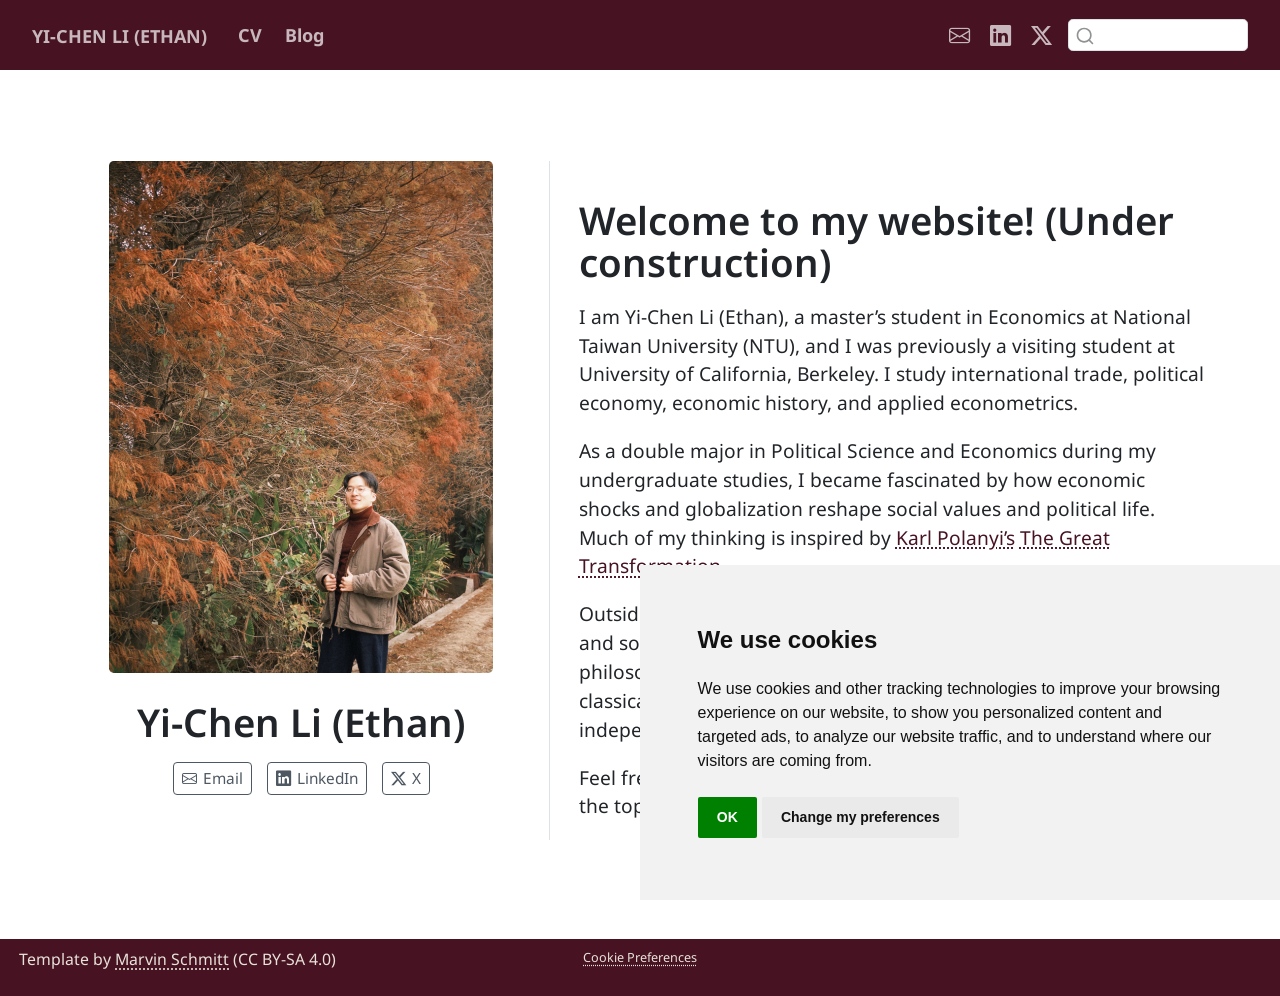
<file: docs/index.html>
<!DOCTYPE html>
<html xmlns="http://www.w3.org/1999/xhtml" lang="en" xml:lang="en"><head>

<meta charset="utf-8">
<meta name="generator" content="quarto-1.6.42">

<meta name="viewport" content="width=device-width, initial-scale=1.0, user-scalable=yes">


<title>Yi-Chen Li (Ethan)</title>
<style>
code{white-space: pre-wrap;}
span.smallcaps{font-variant: small-caps;}
div.columns{display: flex; gap: min(4vw, 1.5em);}
div.column{flex: auto; overflow-x: auto;}
div.hanging-indent{margin-left: 1.5em; text-indent: -1.5em;}
ul.task-list{list-style: none;}
ul.task-list li input[type="checkbox"] {
  width: 0.8em;
  margin: 0 0.8em 0.2em -1em; /* quarto-specific, see https://github.com/quarto-dev/quarto-cli/issues/4556 */ 
  vertical-align: middle;
}
</style>


<script src="site_libs/quarto-nav/quarto-nav.js"></script>
<script src="site_libs/clipboard/clipboard.min.js"></script>
<script src="site_libs/quarto-search/autocomplete.umd.js"></script>
<script src="site_libs/quarto-search/fuse.min.js"></script>
<script src="site_libs/quarto-search/quarto-search.js"></script>
<meta name="quarto:offset" content="./">
<script src="site_libs/cookie-consent/cookie-consent.js"></script>
<link href="site_libs/cookie-consent/cookie-consent.css" rel="stylesheet">
<script src="site_libs/quarto-html/quarto.js"></script>
<script src="site_libs/quarto-html/popper.min.js"></script>
<script src="site_libs/quarto-html/tippy.umd.min.js"></script>
<link href="site_libs/quarto-html/tippy.css" rel="stylesheet">
<link href="site_libs/quarto-html/quarto-syntax-highlighting-2f5df379a58b258e96c21c0638c20c03.css" rel="stylesheet" id="quarto-text-highlighting-styles">
<script src="site_libs/bootstrap/bootstrap.min.js"></script>
<link href="site_libs/bootstrap/bootstrap-icons.css" rel="stylesheet">
<link href="site_libs/bootstrap/bootstrap-efa989f0c9dc360af039877fd8bef8b6.min.css" rel="stylesheet" append-hash="true" id="quarto-bootstrap" data-mode="light">
<script id="quarto-search-options" type="application/json">{
  "location": "navbar",
  "copy-button": false,
  "collapse-after": 3,
  "panel-placement": "end",
  "type": "textbox",
  "limit": 50,
  "keyboard-shortcut": [
    "f",
    "/",
    "s"
  ],
  "language": {
    "search-no-results-text": "No results",
    "search-matching-documents-text": "matching documents",
    "search-copy-link-title": "Copy link to search",
    "search-hide-matches-text": "Hide additional matches",
    "search-more-match-text": "more match in this document",
    "search-more-matches-text": "more matches in this document",
    "search-clear-button-title": "Clear",
    "search-text-placeholder": "",
    "search-detached-cancel-button-title": "Cancel",
    "search-submit-button-title": "Submit",
    "search-label": "Search"
  }
}</script>
<script async="" src="https://www.googletagmanager.com/gtag/js?id=G-JFYLBEH0M1"></script>

<script type="text/plain" cookie-consent="tracking">

window.dataLayer = window.dataLayer || [];
function gtag(){dataLayer.push(arguments);}
gtag('js', new Date());
gtag('config', 'G-JFYLBEH0M1', { 'anonymize_ip': true});
</script>

<script type="text/javascript" charset="UTF-8">
document.addEventListener('DOMContentLoaded', function () {
cookieconsent.run({
  "notice_banner_type":"simple",
  "consent_type":"implied",
  "palette":"light",
  "language":"en",
  "page_load_consent_levels":["strictly-necessary","functionality","tracking","targeting"],
  "notice_banner_reject_button_hide":false,
  "preferences_center_close_button_hide":false,
  "website_name":""
  ,
"language":"en"
  });
});
</script> 
  
<link rel="preconnect" href="https://fonts.googleapis.com">
<link rel="preconnect" href="https://fonts.gstatic.com" crossorigin="">
<link href="https://fonts.googleapis.com/css2?family=Noto+Sans+JP:wght@100..900&amp;family=Noto+Sans+KR:wght@100..900&amp;family=Noto+Sans+TC:wght@100..900&amp;family=Noto+Sans:ital,wght@0,100..900;1,100..900&amp;display=swap" rel="stylesheet">


</head>

<body class="nav-fixed">

<div id="quarto-search-results"></div>
  <header id="quarto-header" class="headroom fixed-top">
    <nav class="navbar navbar-expand-lg " data-bs-theme="dark">
      <div class="navbar-container container-fluid">
      <div class="navbar-brand-container mx-auto">
    <a class="navbar-brand" href="./index.html">
    <span class="navbar-title">Yi-Chen Li (Ethan)</span>
    </a>
  </div>
            <div id="quarto-search" class="" title="Search"></div>
          <button class="navbar-toggler" type="button" data-bs-toggle="collapse" data-bs-target="#navbarCollapse" aria-controls="navbarCollapse" role="menu" aria-expanded="false" aria-label="Toggle navigation" onclick="if (window.quartoToggleHeadroom) { window.quartoToggleHeadroom(); }">
  <span class="navbar-toggler-icon"></span>
</button>
          <div class="collapse navbar-collapse" id="navbarCollapse">
            <ul class="navbar-nav navbar-nav-scroll me-auto">
  <li class="nav-item">
    <a class="nav-link" href="./cv/index.html"> 
<span class="menu-text">CV</span></a>
  </li>  
  <li class="nav-item">
    <a class="nav-link" href="./posts/"> 
<span class="menu-text">Blog</span></a>
  </li>  
</ul>
            <ul class="navbar-nav navbar-nav-scroll ms-auto">
  <li class="nav-item compact">
    <a class="nav-link" href="mailto:ethanli.taiwan@gmail.com"> <i class="bi bi-envelope" role="img" aria-label="email">
</i> 
<span class="menu-text"></span></a>
  </li>  
  <li class="nav-item compact">
    <a class="nav-link" href="https://www.linkedin.com/in/yi-chen-li-a75513308"> <i class="bi bi-linkedin" role="img">
</i> 
<span class="menu-text"></span></a>
  </li>  
  <li class="nav-item compact">
    <a class="nav-link" href="https://x.com/EthanLi1999"> <i class="bi bi-twitter-x" role="img">
</i> 
<span class="menu-text"></span></a>
  </li>  
</ul>
          </div> <!-- /navcollapse -->
            <div class="quarto-navbar-tools">
</div>
      </div> <!-- /container-fluid -->
    </nav>
</header>
<!-- content -->
<div id="quarto-content" class="quarto-container page-columns page-rows-contents page-layout-full page-navbar">
<!-- sidebar -->
<!-- margin-sidebar -->
    
<!-- main -->
<main class="content column-page" id="quarto-document-content">




<div class="quarto-about-trestles column-page">
  <div class="about-entity">
    <img src="img/personal-photo.JPG" class="about-image
  rounded " style="width: 20em;">
<header id="title-block-header" class="quarto-title-block default">
<div class="quarto-title">
<h1 class="title">Yi-Chen Li (Ethan)</h1>
</div>
<div class="quarto-title-meta column-page">
  </div>
</header>
    <div class="about-links">
  <a href="mailto:ethanli.taiwan@gmail.com" class="about-link" rel="" target="">
    <i class="bi bi-envelope"></i>
     <span class="about-link-text">Email</span>
  </a>
  <a href="https://www.linkedin.com/in/yi-chen-li-a75513308" class="about-link" rel="" target="">
    <i class="bi bi-linkedin"></i>
     <span class="about-link-text">LinkedIn</span>
  </a>
  <a href="https://x.com/EthanLi1999" class="about-link" rel="" target="">
    <i class="bi bi-twitter-x"></i>
     <span class="about-link-text">X</span>
  </a>
</div>
  </div>
  <div class="about-contents"><div id="about-block">
<section id="welcome-to-my-website-under-construction" class="level1">
<h1>Welcome to my website! (Under construction)</h1>
<p>I am Yi-Chen Li (Ethan), a master’s student in Economics at National Taiwan University (NTU), and I was previously a visiting student at University of California, Berkeley. I study international trade, political economy, economic history, and applied econometrics.</p>
<p>As a double major in Political Science and Economics during my undergraduate studies, I became fascinated by how economic shocks and globalization reshape social values and political life. Much of my thinking is inspired by <a href="https://en.wikipedia.org/wiki/Karl_Polanyi">Karl Polanyi’s</a> <a href="https://en.wikipedia.org/wiki/The_Great_Transformation_(book)">The Great Transformation</a>.</p>
<p>Outside economics, I am broadly interested in history, philosophy, and social theory. Recently, I have been reading more in the philosophy of science and art history. In my free time, I enjoy classical music—I once played the saxophone—as well as independent music with inventive arrangements.</p>
<p>Feel free to <a href="mailto:ethanli.taiwan@gmail.com">contact me</a> if you would like to connect or discuss any of the topics explored on this website.</p>
</section>
</div></div>
</div>

<!-- ```{=html} -->
<!-- <div  style="margin: 30px; text-align: center;"> -->
<!-- <a class="btn btn-primary" href="https://www.marvinschmitt.com/blog/website-tutorial-quarto/" role="button" target="_blank" style="padding: 15px 30px;">View the tutorial for this template (+ download link)</a> -->
<!-- </div> -->
<!-- ``` -->




</main> <!-- /main -->
<script id="quarto-html-after-body" type="application/javascript">
window.document.addEventListener("DOMContentLoaded", function (event) {
  const toggleBodyColorMode = (bsSheetEl) => {
    const mode = bsSheetEl.getAttribute("data-mode");
    const bodyEl = window.document.querySelector("body");
    if (mode === "dark") {
      bodyEl.classList.add("quarto-dark");
      bodyEl.classList.remove("quarto-light");
    } else {
      bodyEl.classList.add("quarto-light");
      bodyEl.classList.remove("quarto-dark");
    }
  }
  const toggleBodyColorPrimary = () => {
    const bsSheetEl = window.document.querySelector("link#quarto-bootstrap");
    if (bsSheetEl) {
      toggleBodyColorMode(bsSheetEl);
    }
  }
  toggleBodyColorPrimary();  
  const isCodeAnnotation = (el) => {
    for (const clz of el.classList) {
      if (clz.startsWith('code-annotation-')) {                     
        return true;
      }
    }
    return false;
  }
  const onCopySuccess = function(e) {
    // button target
    const button = e.trigger;
    // don't keep focus
    button.blur();
    // flash "checked"
    button.classList.add('code-copy-button-checked');
    var currentTitle = button.getAttribute("title");
    button.setAttribute("title", "Copied!");
    let tooltip;
    if (window.bootstrap) {
      button.setAttribute("data-bs-toggle", "tooltip");
      button.setAttribute("data-bs-placement", "left");
      button.setAttribute("data-bs-title", "Copied!");
      tooltip = new bootstrap.Tooltip(button, 
        { trigger: "manual", 
          customClass: "code-copy-button-tooltip",
          offset: [0, -8]});
      tooltip.show();    
    }
    setTimeout(function() {
      if (tooltip) {
        tooltip.hide();
        button.removeAttribute("data-bs-title");
        button.removeAttribute("data-bs-toggle");
        button.removeAttribute("data-bs-placement");
      }
      button.setAttribute("title", currentTitle);
      button.classList.remove('code-copy-button-checked');
    }, 1000);
    // clear code selection
    e.clearSelection();
  }
  const getTextToCopy = function(trigger) {
      const codeEl = trigger.previousElementSibling.cloneNode(true);
      for (const childEl of codeEl.children) {
        if (isCodeAnnotation(childEl)) {
          childEl.remove();
        }
      }
      return codeEl.innerText;
  }
  const clipboard = new window.ClipboardJS('.code-copy-button:not([data-in-quarto-modal])', {
    text: getTextToCopy
  });
  clipboard.on('success', onCopySuccess);
  if (window.document.getElementById('quarto-embedded-source-code-modal')) {
    const clipboardModal = new window.ClipboardJS('.code-copy-button[data-in-quarto-modal]', {
      text: getTextToCopy,
      container: window.document.getElementById('quarto-embedded-source-code-modal')
    });
    clipboardModal.on('success', onCopySuccess);
  }
    var localhostRegex = new RegExp(/^(?:http|https):\/\/localhost\:?[0-9]*\//);
    var mailtoRegex = new RegExp(/^mailto:/);
      var filterRegex = new RegExp('/' + window.location.host + '/');
    var isInternal = (href) => {
        return filterRegex.test(href) || localhostRegex.test(href) || mailtoRegex.test(href);
    }
    // Inspect non-navigation links and adorn them if external
 	var links = window.document.querySelectorAll('a[href]:not(.nav-link):not(.navbar-brand):not(.toc-action):not(.sidebar-link):not(.sidebar-item-toggle):not(.pagination-link):not(.no-external):not([aria-hidden]):not(.dropdown-item):not(.quarto-navigation-tool):not(.about-link)');
    for (var i=0; i<links.length; i++) {
      const link = links[i];
      if (!isInternal(link.href)) {
        // undo the damage that might have been done by quarto-nav.js in the case of
        // links that we want to consider external
        if (link.dataset.originalHref !== undefined) {
          link.href = link.dataset.originalHref;
        }
      }
    }
  function tippyHover(el, contentFn, onTriggerFn, onUntriggerFn) {
    const config = {
      allowHTML: true,
      maxWidth: 500,
      delay: 100,
      arrow: false,
      appendTo: function(el) {
          return el.parentElement;
      },
      interactive: true,
      interactiveBorder: 10,
      theme: 'quarto',
      placement: 'bottom-start',
    };
    if (contentFn) {
      config.content = contentFn;
    }
    if (onTriggerFn) {
      config.onTrigger = onTriggerFn;
    }
    if (onUntriggerFn) {
      config.onUntrigger = onUntriggerFn;
    }
    window.tippy(el, config); 
  }
  const noterefs = window.document.querySelectorAll('a[role="doc-noteref"]');
  for (var i=0; i<noterefs.length; i++) {
    const ref = noterefs[i];
    tippyHover(ref, function() {
      // use id or data attribute instead here
      let href = ref.getAttribute('data-footnote-href') || ref.getAttribute('href');
      try { href = new URL(href).hash; } catch {}
      const id = href.replace(/^#\/?/, "");
      const note = window.document.getElementById(id);
      if (note) {
        return note.innerHTML;
      } else {
        return "";
      }
    });
  }
  const xrefs = window.document.querySelectorAll('a.quarto-xref');
  const processXRef = (id, note) => {
    // Strip column container classes
    const stripColumnClz = (el) => {
      el.classList.remove("page-full", "page-columns");
      if (el.children) {
        for (const child of el.children) {
          stripColumnClz(child);
        }
      }
    }
    stripColumnClz(note)
    if (id === null || id.startsWith('sec-')) {
      // Special case sections, only their first couple elements
      const container = document.createElement("div");
      if (note.children && note.children.length > 2) {
        container.appendChild(note.children[0].cloneNode(true));
        for (let i = 1; i < note.children.length; i++) {
          const child = note.children[i];
          if (child.tagName === "P" && child.innerText === "") {
            continue;
          } else {
            container.appendChild(child.cloneNode(true));
            break;
          }
        }
        if (window.Quarto?.typesetMath) {
          window.Quarto.typesetMath(container);
        }
        return container.innerHTML
      } else {
        if (window.Quarto?.typesetMath) {
          window.Quarto.typesetMath(note);
        }
        return note.innerHTML;
      }
    } else {
      // Remove any anchor links if they are present
      const anchorLink = note.querySelector('a.anchorjs-link');
      if (anchorLink) {
        anchorLink.remove();
      }
      if (window.Quarto?.typesetMath) {
        window.Quarto.typesetMath(note);
      }
      if (note.classList.contains("callout")) {
        return note.outerHTML;
      } else {
        return note.innerHTML;
      }
    }
  }
  for (var i=0; i<xrefs.length; i++) {
    const xref = xrefs[i];
    tippyHover(xref, undefined, function(instance) {
      instance.disable();
      let url = xref.getAttribute('href');
      let hash = undefined; 
      if (url.startsWith('#')) {
        hash = url;
      } else {
        try { hash = new URL(url).hash; } catch {}
      }
      if (hash) {
        const id = hash.replace(/^#\/?/, "");
        const note = window.document.getElementById(id);
        if (note !== null) {
          try {
            const html = processXRef(id, note.cloneNode(true));
            instance.setContent(html);
          } finally {
            instance.enable();
            instance.show();
          }
        } else {
          // See if we can fetch this
          fetch(url.split('#')[0])
          .then(res => res.text())
          .then(html => {
            const parser = new DOMParser();
            const htmlDoc = parser.parseFromString(html, "text/html");
            const note = htmlDoc.getElementById(id);
            if (note !== null) {
              const html = processXRef(id, note);
              instance.setContent(html);
            } 
          }).finally(() => {
            instance.enable();
            instance.show();
          });
        }
      } else {
        // See if we can fetch a full url (with no hash to target)
        // This is a special case and we should probably do some content thinning / targeting
        fetch(url)
        .then(res => res.text())
        .then(html => {
          const parser = new DOMParser();
          const htmlDoc = parser.parseFromString(html, "text/html");
          const note = htmlDoc.querySelector('main.content');
          if (note !== null) {
            // This should only happen for chapter cross references
            // (since there is no id in the URL)
            // remove the first header
            if (note.children.length > 0 && note.children[0].tagName === "HEADER") {
              note.children[0].remove();
            }
            const html = processXRef(null, note);
            instance.setContent(html);
          } 
        }).finally(() => {
          instance.enable();
          instance.show();
        });
      }
    }, function(instance) {
    });
  }
      let selectedAnnoteEl;
      const selectorForAnnotation = ( cell, annotation) => {
        let cellAttr = 'data-code-cell="' + cell + '"';
        let lineAttr = 'data-code-annotation="' +  annotation + '"';
        const selector = 'span[' + cellAttr + '][' + lineAttr + ']';
        return selector;
      }
      const selectCodeLines = (annoteEl) => {
        const doc = window.document;
        const targetCell = annoteEl.getAttribute("data-target-cell");
        const targetAnnotation = annoteEl.getAttribute("data-target-annotation");
        const annoteSpan = window.document.querySelector(selectorForAnnotation(targetCell, targetAnnotation));
        const lines = annoteSpan.getAttribute("data-code-lines").split(",");
        const lineIds = lines.map((line) => {
          return targetCell + "-" + line;
        })
        let top = null;
        let height = null;
        let parent = null;
        if (lineIds.length > 0) {
            //compute the position of the single el (top and bottom and make a div)
            const el = window.document.getElementById(lineIds[0]);
            top = el.offsetTop;
            height = el.offsetHeight;
            parent = el.parentElement.parentElement;
          if (lineIds.length > 1) {
            const lastEl = window.document.getElementById(lineIds[lineIds.length - 1]);
            const bottom = lastEl.offsetTop + lastEl.offsetHeight;
            height = bottom - top;
          }
          if (top !== null && height !== null && parent !== null) {
            // cook up a div (if necessary) and position it 
            let div = window.document.getElementById("code-annotation-line-highlight");
            if (div === null) {
              div = window.document.createElement("div");
              div.setAttribute("id", "code-annotation-line-highlight");
              div.style.position = 'absolute';
              parent.appendChild(div);
            }
            div.style.top = top - 2 + "px";
            div.style.height = height + 4 + "px";
            div.style.left = 0;
            let gutterDiv = window.document.getElementById("code-annotation-line-highlight-gutter");
            if (gutterDiv === null) {
              gutterDiv = window.document.createElement("div");
              gutterDiv.setAttribute("id", "code-annotation-line-highlight-gutter");
              gutterDiv.style.position = 'absolute';
              const codeCell = window.document.getElementById(targetCell);
              const gutter = codeCell.querySelector('.code-annotation-gutter');
              gutter.appendChild(gutterDiv);
            }
            gutterDiv.style.top = top - 2 + "px";
            gutterDiv.style.height = height + 4 + "px";
          }
          selectedAnnoteEl = annoteEl;
        }
      };
      const unselectCodeLines = () => {
        const elementsIds = ["code-annotation-line-highlight", "code-annotation-line-highlight-gutter"];
        elementsIds.forEach((elId) => {
          const div = window.document.getElementById(elId);
          if (div) {
            div.remove();
          }
        });
        selectedAnnoteEl = undefined;
      };
        // Handle positioning of the toggle
    window.addEventListener(
      "resize",
      throttle(() => {
        elRect = undefined;
        if (selectedAnnoteEl) {
          selectCodeLines(selectedAnnoteEl);
        }
      }, 10)
    );
    function throttle(fn, ms) {
    let throttle = false;
    let timer;
      return (...args) => {
        if(!throttle) { // first call gets through
            fn.apply(this, args);
            throttle = true;
        } else { // all the others get throttled
            if(timer) clearTimeout(timer); // cancel #2
            timer = setTimeout(() => {
              fn.apply(this, args);
              timer = throttle = false;
            }, ms);
        }
      };
    }
      // Attach click handler to the DT
      const annoteDls = window.document.querySelectorAll('dt[data-target-cell]');
      for (const annoteDlNode of annoteDls) {
        annoteDlNode.addEventListener('click', (event) => {
          const clickedEl = event.target;
          if (clickedEl !== selectedAnnoteEl) {
            unselectCodeLines();
            const activeEl = window.document.querySelector('dt[data-target-cell].code-annotation-active');
            if (activeEl) {
              activeEl.classList.remove('code-annotation-active');
            }
            selectCodeLines(clickedEl);
            clickedEl.classList.add('code-annotation-active');
          } else {
            // Unselect the line
            unselectCodeLines();
            clickedEl.classList.remove('code-annotation-active');
          }
        });
      }
  const findCites = (el) => {
    const parentEl = el.parentElement;
    if (parentEl) {
      const cites = parentEl.dataset.cites;
      if (cites) {
        return {
          el,
          cites: cites.split(' ')
        };
      } else {
        return findCites(el.parentElement)
      }
    } else {
      return undefined;
    }
  };
  var bibliorefs = window.document.querySelectorAll('a[role="doc-biblioref"]');
  for (var i=0; i<bibliorefs.length; i++) {
    const ref = bibliorefs[i];
    const citeInfo = findCites(ref);
    if (citeInfo) {
      tippyHover(citeInfo.el, function() {
        var popup = window.document.createElement('div');
        citeInfo.cites.forEach(function(cite) {
          var citeDiv = window.document.createElement('div');
          citeDiv.classList.add('hanging-indent');
          citeDiv.classList.add('csl-entry');
          var biblioDiv = window.document.getElementById('ref-' + cite);
          if (biblioDiv) {
            citeDiv.innerHTML = biblioDiv.innerHTML;
          }
          popup.appendChild(citeDiv);
        });
        return popup.innerHTML;
      });
    }
  }
});
</script>
</div> <!-- /content -->
<footer class="footer">
  <div class="nav-footer">
    <div class="nav-footer-left">
<p><span class="faux-block">Template by <a href="https://marvin-schmitt.com/blog/website-tutorial-quarto/">Marvin Schmitt</a> (CC BY-SA 4.0)</span></p>
</div>   
    <div class="nav-footer-center">

<div class="cookie-consent-footer"><a href="#" id="open_preferences_center">Cookie Preferences</a></div></div>
    <div class="nav-footer-right">
      &nbsp;
    </div>
  </div>
</footer>




</body></html>
</file>
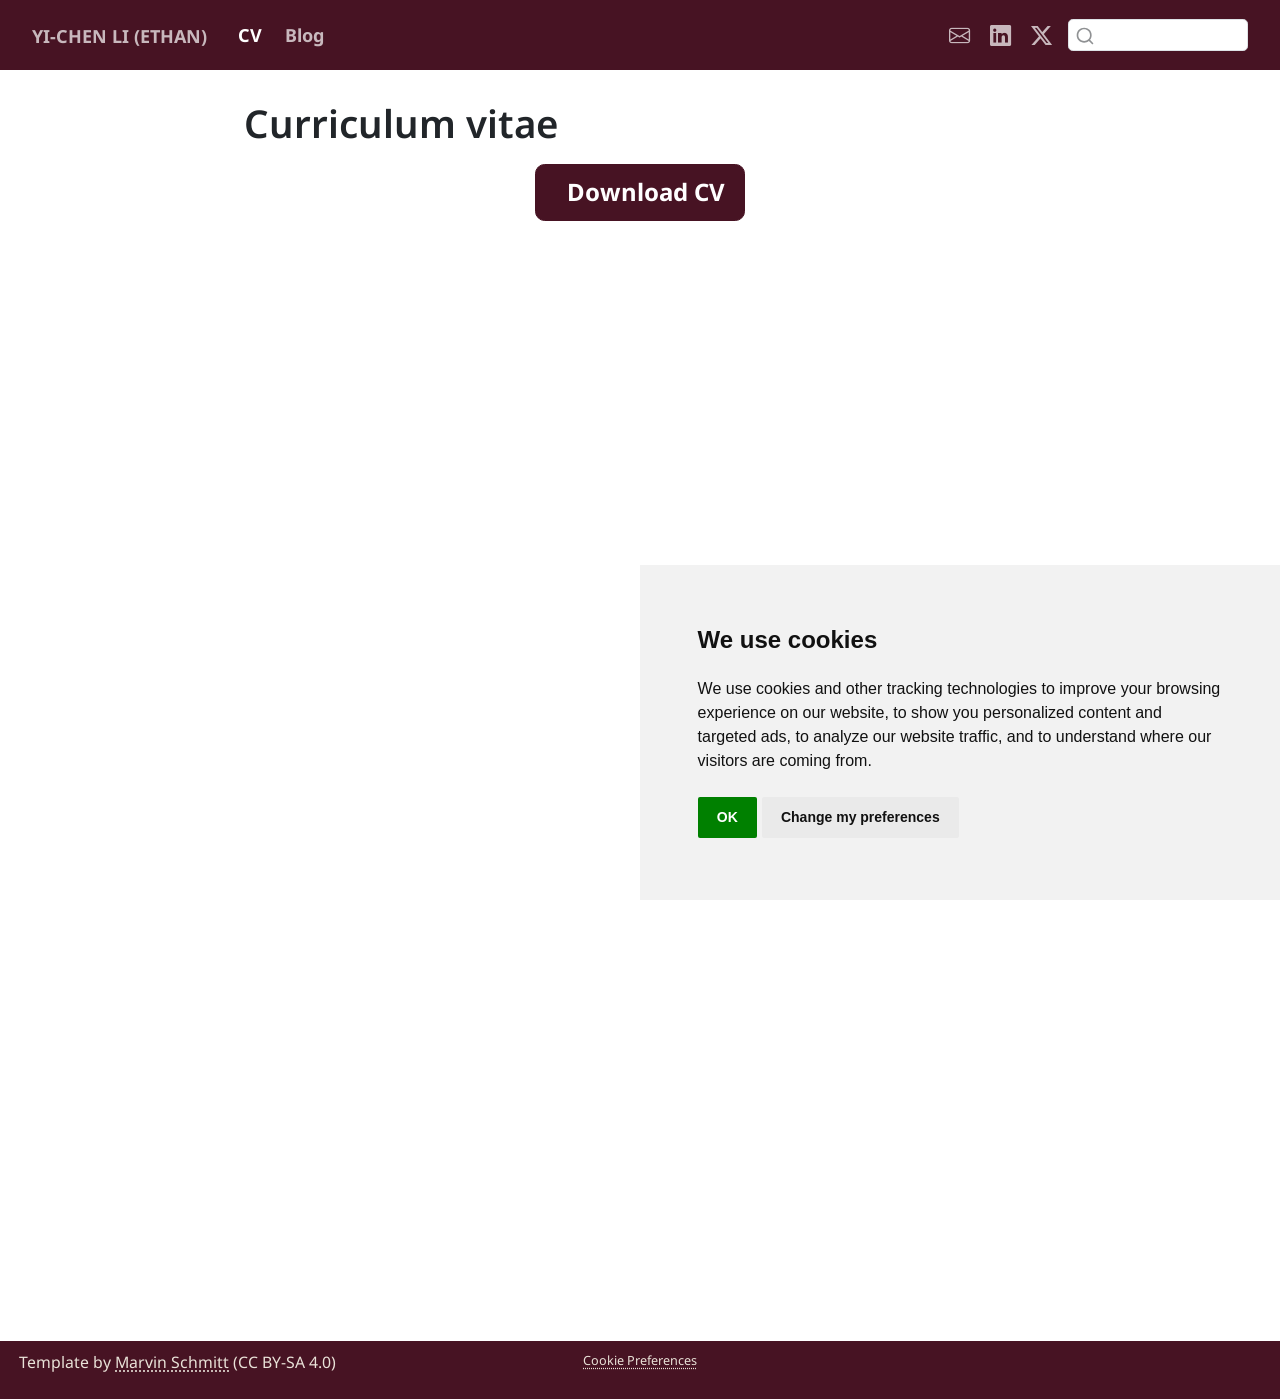
<file: docs/cv/index.html>
<!DOCTYPE html>
<html xmlns="http://www.w3.org/1999/xhtml" lang="en" xml:lang="en"><head>
<meta http-equiv="Content-Type" content="text/html; charset=UTF-8">
<meta charset="utf-8">
<meta name="generator" content="quarto-1.6.42">
<meta name="viewport" content="width=device-width, initial-scale=1.0, user-scalable=yes">
<title>Curriculum vitae – Yi-Chen Li (Ethan)</title>
<style>
code{white-space: pre-wrap;}
span.smallcaps{font-variant: small-caps;}
div.columns{display: flex; gap: min(4vw, 1.5em);}
div.column{flex: auto; overflow-x: auto;}
div.hanging-indent{margin-left: 1.5em; text-indent: -1.5em;}
ul.task-list{list-style: none;}
ul.task-list li input[type="checkbox"] {
  width: 0.8em;
  margin: 0 0.8em 0.2em -1em; /* quarto-specific, see https://github.com/quarto-dev/quarto-cli/issues/4556 */ 
  vertical-align: middle;
}
</style>

<script src="../site_libs/quarto-nav/quarto-nav.js"></script>
<script src="../site_libs/clipboard/clipboard.min.js"></script>
<script src="../site_libs/quarto-search/autocomplete.umd.js"></script>
<script src="../site_libs/quarto-search/fuse.min.js"></script>
<script src="../site_libs/quarto-search/quarto-search.js"></script>
<meta name="quarto:offset" content="../">
<script src="../site_libs/cookie-consent/cookie-consent.js"></script>
<link href="../site_libs/cookie-consent/cookie-consent.css" rel="stylesheet">
<script src="../site_libs/quarto-html/quarto.js"></script>
<script src="../site_libs/quarto-html/popper.min.js"></script>
<script src="../site_libs/quarto-html/tippy.umd.min.js"></script>
<script src="../site_libs/quarto-html/anchor.min.js"></script>
<link href="../site_libs/quarto-html/tippy.css" rel="stylesheet">
<link href="../site_libs/quarto-html/quarto-syntax-highlighting-2f5df379a58b258e96c21c0638c20c03.css" rel="stylesheet" id="quarto-text-highlighting-styles">
<script src="../site_libs/bootstrap/bootstrap.min.js"></script>
<link href="../site_libs/bootstrap/bootstrap-icons.css" rel="stylesheet">
<link href="../site_libs/bootstrap/bootstrap-efa989f0c9dc360af039877fd8bef8b6.min.css" rel="stylesheet" append-hash="true" id="quarto-bootstrap" data-mode="light"><script id="quarto-search-options" type="application/json">{
  "location": "navbar",
  "copy-button": false,
  "collapse-after": 3,
  "panel-placement": "end",
  "type": "textbox",
  "limit": 50,
  "keyboard-shortcut": [
    "f",
    "/",
    "s"
  ],
  "language": {
    "search-no-results-text": "No results",
    "search-matching-documents-text": "matching documents",
    "search-copy-link-title": "Copy link to search",
    "search-hide-matches-text": "Hide additional matches",
    "search-more-match-text": "more match in this document",
    "search-more-matches-text": "more matches in this document",
    "search-clear-button-title": "Clear",
    "search-text-placeholder": "",
    "search-detached-cancel-button-title": "Cancel",
    "search-submit-button-title": "Submit",
    "search-label": "Search"
  }
}</script><script async="" src="https://www.googletagmanager.com/gtag/js?id=G-JFYLBEH0M1"></script><script type="text/plain" cookie-consent="tracking">

window.dataLayer = window.dataLayer || [];
function gtag(){dataLayer.push(arguments);}
gtag('js', new Date());
gtag('config', 'G-JFYLBEH0M1', { 'anonymize_ip': true});
</script><script type="text/javascript" charset="UTF-8">
document.addEventListener('DOMContentLoaded', function () {
cookieconsent.run({
  "notice_banner_type":"simple",
  "consent_type":"implied",
  "palette":"light",
  "language":"en",
  "page_load_consent_levels":["strictly-necessary","functionality","tracking","targeting"],
  "notice_banner_reject_button_hide":false,
  "preferences_center_close_button_hide":false,
  "website_name":""
  ,
"language":"en"
  });
});
</script><link rel="preconnect" href="https://fonts.googleapis.com">
<link rel="preconnect" href="https://fonts.gstatic.com" crossorigin="">
<link href="https://fonts.googleapis.com/css2?family=Noto+Sans+JP:wght@100..900&amp;family=Noto+Sans+KR:wght@100..900&amp;family=Noto+Sans+TC:wght@100..900&amp;family=Noto+Sans:ital,wght@0,100..900;1,100..900&amp;display=swap" rel="stylesheet">
</head>
<body class="nav-fixed fullcontent">

<div id="quarto-search-results"></div>
  <header id="quarto-header" class="headroom fixed-top"><nav class="navbar navbar-expand-lg " data-bs-theme="dark"><div class="navbar-container container-fluid">
      <div class="navbar-brand-container mx-auto">
    <a class="navbar-brand" href="../index.html">
    <span class="navbar-title">Yi-Chen Li (Ethan)</span>
    </a>
  </div>
            <div id="quarto-search" class="" title="Search"></div>
          <button class="navbar-toggler" type="button" data-bs-toggle="collapse" data-bs-target="#navbarCollapse" aria-controls="navbarCollapse" role="menu" aria-expanded="false" aria-label="Toggle navigation" onclick="if (window.quartoToggleHeadroom) { window.quartoToggleHeadroom(); }">
  <span class="navbar-toggler-icon"></span>
</button>
          <div class="collapse navbar-collapse" id="navbarCollapse">
            <ul class="navbar-nav navbar-nav-scroll me-auto">
<li class="nav-item">
    <a class="nav-link active" href="../cv/index.html" aria-current="page"> 
<span class="menu-text">CV</span></a>
  </li>  
  <li class="nav-item">
    <a class="nav-link" href="../posts/"> 
<span class="menu-text">Blog</span></a>
  </li>  
</ul>
<ul class="navbar-nav navbar-nav-scroll ms-auto">
<li class="nav-item compact">
    <a class="nav-link" href="mailto:ethanli.taiwan@gmail.com"> <i class="bi bi-envelope" role="img" aria-label="email">
</i> 
<span class="menu-text"></span></a>
  </li>  
  <li class="nav-item compact">
    <a class="nav-link" href="https://www.linkedin.com/in/yi-chen-li-a75513308"> <i class="bi bi-linkedin" role="img">
</i> 
<span class="menu-text"></span></a>
  </li>  
  <li class="nav-item compact">
    <a class="nav-link" href="https://x.com/EthanLi1999"> <i class="bi bi-twitter-x" role="img">
</i> 
<span class="menu-text"></span></a>
  </li>  
</ul>
</div> <!-- /navcollapse -->
            <div class="quarto-navbar-tools">
</div>
      </div> <!-- /container-fluid -->
    </nav></header><!-- content --><div id="quarto-content" class="quarto-container page-columns page-rows-contents page-layout-article page-navbar">
<!-- sidebar -->
<!-- margin-sidebar -->
    
<!-- main -->
<main class="content" id="quarto-document-content"><header id="title-block-header" class="quarto-title-block default"><div class="quarto-title">
<h1 class="title">Curriculum vitae</h1>
</div>



<div class="quarto-title-meta">

    
  
    
  </div>
  


</header><div class="cell">
<style type="text/css">
.embed-container {
    position: relative;
    padding-bottom: 129%;
    height: 0;
    overflow: hidden;
    max-width: 100%;
}
.embed-container iframe,
.embed-container object,
.embed-container embed {
    position: absolute;
    top: 0;
    left: 0;
    width: 100%;
    height: 100%;
}
</style>
</div>
<p class="text-center">
  <a class="btn btn-primary btn-lg cv-download" href="cv.pdf" target="_blank">
    <i class="fa-solid fa-file-arrow-down"></i> Download CV
  </a>
</p>
<div class="embed-container">
  <iframe src="cv.pdf#toolbar=0" style="border: 0.5px;width: 100%;"></iframe>
</div>



</main><!-- /main --><script id="quarto-html-after-body" type="application/javascript">
window.document.addEventListener("DOMContentLoaded", function (event) {
  const toggleBodyColorMode = (bsSheetEl) => {
    const mode = bsSheetEl.getAttribute("data-mode");
    const bodyEl = window.document.querySelector("body");
    if (mode === "dark") {
      bodyEl.classList.add("quarto-dark");
      bodyEl.classList.remove("quarto-light");
    } else {
      bodyEl.classList.add("quarto-light");
      bodyEl.classList.remove("quarto-dark");
    }
  }
  const toggleBodyColorPrimary = () => {
    const bsSheetEl = window.document.querySelector("link#quarto-bootstrap");
    if (bsSheetEl) {
      toggleBodyColorMode(bsSheetEl);
    }
  }
  toggleBodyColorPrimary();  
  const icon = "";
  const anchorJS = new window.AnchorJS();
  anchorJS.options = {
    placement: 'right',
    icon: icon
  };
  anchorJS.add('.anchored');
  const isCodeAnnotation = (el) => {
    for (const clz of el.classList) {
      if (clz.startsWith('code-annotation-')) {                     
        return true;
      }
    }
    return false;
  }
  const onCopySuccess = function(e) {
    // button target
    const button = e.trigger;
    // don't keep focus
    button.blur();
    // flash "checked"
    button.classList.add('code-copy-button-checked');
    var currentTitle = button.getAttribute("title");
    button.setAttribute("title", "Copied!");
    let tooltip;
    if (window.bootstrap) {
      button.setAttribute("data-bs-toggle", "tooltip");
      button.setAttribute("data-bs-placement", "left");
      button.setAttribute("data-bs-title", "Copied!");
      tooltip = new bootstrap.Tooltip(button, 
        { trigger: "manual", 
          customClass: "code-copy-button-tooltip",
          offset: [0, -8]});
      tooltip.show();    
    }
    setTimeout(function() {
      if (tooltip) {
        tooltip.hide();
        button.removeAttribute("data-bs-title");
        button.removeAttribute("data-bs-toggle");
        button.removeAttribute("data-bs-placement");
      }
      button.setAttribute("title", currentTitle);
      button.classList.remove('code-copy-button-checked');
    }, 1000);
    // clear code selection
    e.clearSelection();
  }
  const getTextToCopy = function(trigger) {
      const codeEl = trigger.previousElementSibling.cloneNode(true);
      for (const childEl of codeEl.children) {
        if (isCodeAnnotation(childEl)) {
          childEl.remove();
        }
      }
      return codeEl.innerText;
  }
  const clipboard = new window.ClipboardJS('.code-copy-button:not([data-in-quarto-modal])', {
    text: getTextToCopy
  });
  clipboard.on('success', onCopySuccess);
  if (window.document.getElementById('quarto-embedded-source-code-modal')) {
    const clipboardModal = new window.ClipboardJS('.code-copy-button[data-in-quarto-modal]', {
      text: getTextToCopy,
      container: window.document.getElementById('quarto-embedded-source-code-modal')
    });
    clipboardModal.on('success', onCopySuccess);
  }
    var localhostRegex = new RegExp(/^(?:http|https):\/\/localhost\:?[0-9]*\//);
    var mailtoRegex = new RegExp(/^mailto:/);
      var filterRegex = new RegExp('/' + window.location.host + '/');
    var isInternal = (href) => {
        return filterRegex.test(href) || localhostRegex.test(href) || mailtoRegex.test(href);
    }
    // Inspect non-navigation links and adorn them if external
 	var links = window.document.querySelectorAll('a[href]:not(.nav-link):not(.navbar-brand):not(.toc-action):not(.sidebar-link):not(.sidebar-item-toggle):not(.pagination-link):not(.no-external):not([aria-hidden]):not(.dropdown-item):not(.quarto-navigation-tool):not(.about-link)');
    for (var i=0; i<links.length; i++) {
      const link = links[i];
      if (!isInternal(link.href)) {
        // undo the damage that might have been done by quarto-nav.js in the case of
        // links that we want to consider external
        if (link.dataset.originalHref !== undefined) {
          link.href = link.dataset.originalHref;
        }
      }
    }
  function tippyHover(el, contentFn, onTriggerFn, onUntriggerFn) {
    const config = {
      allowHTML: true,
      maxWidth: 500,
      delay: 100,
      arrow: false,
      appendTo: function(el) {
          return el.parentElement;
      },
      interactive: true,
      interactiveBorder: 10,
      theme: 'quarto',
      placement: 'bottom-start',
    };
    if (contentFn) {
      config.content = contentFn;
    }
    if (onTriggerFn) {
      config.onTrigger = onTriggerFn;
    }
    if (onUntriggerFn) {
      config.onUntrigger = onUntriggerFn;
    }
    window.tippy(el, config); 
  }
  const noterefs = window.document.querySelectorAll('a[role="doc-noteref"]');
  for (var i=0; i<noterefs.length; i++) {
    const ref = noterefs[i];
    tippyHover(ref, function() {
      // use id or data attribute instead here
      let href = ref.getAttribute('data-footnote-href') || ref.getAttribute('href');
      try { href = new URL(href).hash; } catch {}
      const id = href.replace(/^#\/?/, "");
      const note = window.document.getElementById(id);
      if (note) {
        return note.innerHTML;
      } else {
        return "";
      }
    });
  }
  const xrefs = window.document.querySelectorAll('a.quarto-xref');
  const processXRef = (id, note) => {
    // Strip column container classes
    const stripColumnClz = (el) => {
      el.classList.remove("page-full", "page-columns");
      if (el.children) {
        for (const child of el.children) {
          stripColumnClz(child);
        }
      }
    }
    stripColumnClz(note)
    if (id === null || id.startsWith('sec-')) {
      // Special case sections, only their first couple elements
      const container = document.createElement("div");
      if (note.children && note.children.length > 2) {
        container.appendChild(note.children[0].cloneNode(true));
        for (let i = 1; i < note.children.length; i++) {
          const child = note.children[i];
          if (child.tagName === "P" && child.innerText === "") {
            continue;
          } else {
            container.appendChild(child.cloneNode(true));
            break;
          }
        }
        if (window.Quarto?.typesetMath) {
          window.Quarto.typesetMath(container);
        }
        return container.innerHTML
      } else {
        if (window.Quarto?.typesetMath) {
          window.Quarto.typesetMath(note);
        }
        return note.innerHTML;
      }
    } else {
      // Remove any anchor links if they are present
      const anchorLink = note.querySelector('a.anchorjs-link');
      if (anchorLink) {
        anchorLink.remove();
      }
      if (window.Quarto?.typesetMath) {
        window.Quarto.typesetMath(note);
      }
      if (note.classList.contains("callout")) {
        return note.outerHTML;
      } else {
        return note.innerHTML;
      }
    }
  }
  for (var i=0; i<xrefs.length; i++) {
    const xref = xrefs[i];
    tippyHover(xref, undefined, function(instance) {
      instance.disable();
      let url = xref.getAttribute('href');
      let hash = undefined; 
      if (url.startsWith('#')) {
        hash = url;
      } else {
        try { hash = new URL(url).hash; } catch {}
      }
      if (hash) {
        const id = hash.replace(/^#\/?/, "");
        const note = window.document.getElementById(id);
        if (note !== null) {
          try {
            const html = processXRef(id, note.cloneNode(true));
            instance.setContent(html);
          } finally {
            instance.enable();
            instance.show();
          }
        } else {
          // See if we can fetch this
          fetch(url.split('#')[0])
          .then(res => res.text())
          .then(html => {
            const parser = new DOMParser();
            const htmlDoc = parser.parseFromString(html, "text/html");
            const note = htmlDoc.getElementById(id);
            if (note !== null) {
              const html = processXRef(id, note);
              instance.setContent(html);
            } 
          }).finally(() => {
            instance.enable();
            instance.show();
          });
        }
      } else {
        // See if we can fetch a full url (with no hash to target)
        // This is a special case and we should probably do some content thinning / targeting
        fetch(url)
        .then(res => res.text())
        .then(html => {
          const parser = new DOMParser();
          const htmlDoc = parser.parseFromString(html, "text/html");
          const note = htmlDoc.querySelector('main.content');
          if (note !== null) {
            // This should only happen for chapter cross references
            // (since there is no id in the URL)
            // remove the first header
            if (note.children.length > 0 && note.children[0].tagName === "HEADER") {
              note.children[0].remove();
            }
            const html = processXRef(null, note);
            instance.setContent(html);
          } 
        }).finally(() => {
          instance.enable();
          instance.show();
        });
      }
    }, function(instance) {
    });
  }
      let selectedAnnoteEl;
      const selectorForAnnotation = ( cell, annotation) => {
        let cellAttr = 'data-code-cell="' + cell + '"';
        let lineAttr = 'data-code-annotation="' +  annotation + '"';
        const selector = 'span[' + cellAttr + '][' + lineAttr + ']';
        return selector;
      }
      const selectCodeLines = (annoteEl) => {
        const doc = window.document;
        const targetCell = annoteEl.getAttribute("data-target-cell");
        const targetAnnotation = annoteEl.getAttribute("data-target-annotation");
        const annoteSpan = window.document.querySelector(selectorForAnnotation(targetCell, targetAnnotation));
        const lines = annoteSpan.getAttribute("data-code-lines").split(",");
        const lineIds = lines.map((line) => {
          return targetCell + "-" + line;
        })
        let top = null;
        let height = null;
        let parent = null;
        if (lineIds.length > 0) {
            //compute the position of the single el (top and bottom and make a div)
            const el = window.document.getElementById(lineIds[0]);
            top = el.offsetTop;
            height = el.offsetHeight;
            parent = el.parentElement.parentElement;
          if (lineIds.length > 1) {
            const lastEl = window.document.getElementById(lineIds[lineIds.length - 1]);
            const bottom = lastEl.offsetTop + lastEl.offsetHeight;
            height = bottom - top;
          }
          if (top !== null && height !== null && parent !== null) {
            // cook up a div (if necessary) and position it 
            let div = window.document.getElementById("code-annotation-line-highlight");
            if (div === null) {
              div = window.document.createElement("div");
              div.setAttribute("id", "code-annotation-line-highlight");
              div.style.position = 'absolute';
              parent.appendChild(div);
            }
            div.style.top = top - 2 + "px";
            div.style.height = height + 4 + "px";
            div.style.left = 0;
            let gutterDiv = window.document.getElementById("code-annotation-line-highlight-gutter");
            if (gutterDiv === null) {
              gutterDiv = window.document.createElement("div");
              gutterDiv.setAttribute("id", "code-annotation-line-highlight-gutter");
              gutterDiv.style.position = 'absolute';
              const codeCell = window.document.getElementById(targetCell);
              const gutter = codeCell.querySelector('.code-annotation-gutter');
              gutter.appendChild(gutterDiv);
            }
            gutterDiv.style.top = top - 2 + "px";
            gutterDiv.style.height = height + 4 + "px";
          }
          selectedAnnoteEl = annoteEl;
        }
      };
      const unselectCodeLines = () => {
        const elementsIds = ["code-annotation-line-highlight", "code-annotation-line-highlight-gutter"];
        elementsIds.forEach((elId) => {
          const div = window.document.getElementById(elId);
          if (div) {
            div.remove();
          }
        });
        selectedAnnoteEl = undefined;
      };
        // Handle positioning of the toggle
    window.addEventListener(
      "resize",
      throttle(() => {
        elRect = undefined;
        if (selectedAnnoteEl) {
          selectCodeLines(selectedAnnoteEl);
        }
      }, 10)
    );
    function throttle(fn, ms) {
    let throttle = false;
    let timer;
      return (...args) => {
        if(!throttle) { // first call gets through
            fn.apply(this, args);
            throttle = true;
        } else { // all the others get throttled
            if(timer) clearTimeout(timer); // cancel #2
            timer = setTimeout(() => {
              fn.apply(this, args);
              timer = throttle = false;
            }, ms);
        }
      };
    }
      // Attach click handler to the DT
      const annoteDls = window.document.querySelectorAll('dt[data-target-cell]');
      for (const annoteDlNode of annoteDls) {
        annoteDlNode.addEventListener('click', (event) => {
          const clickedEl = event.target;
          if (clickedEl !== selectedAnnoteEl) {
            unselectCodeLines();
            const activeEl = window.document.querySelector('dt[data-target-cell].code-annotation-active');
            if (activeEl) {
              activeEl.classList.remove('code-annotation-active');
            }
            selectCodeLines(clickedEl);
            clickedEl.classList.add('code-annotation-active');
          } else {
            // Unselect the line
            unselectCodeLines();
            clickedEl.classList.remove('code-annotation-active');
          }
        });
      }
  const findCites = (el) => {
    const parentEl = el.parentElement;
    if (parentEl) {
      const cites = parentEl.dataset.cites;
      if (cites) {
        return {
          el,
          cites: cites.split(' ')
        };
      } else {
        return findCites(el.parentElement)
      }
    } else {
      return undefined;
    }
  };
  var bibliorefs = window.document.querySelectorAll('a[role="doc-biblioref"]');
  for (var i=0; i<bibliorefs.length; i++) {
    const ref = bibliorefs[i];
    const citeInfo = findCites(ref);
    if (citeInfo) {
      tippyHover(citeInfo.el, function() {
        var popup = window.document.createElement('div');
        citeInfo.cites.forEach(function(cite) {
          var citeDiv = window.document.createElement('div');
          citeDiv.classList.add('hanging-indent');
          citeDiv.classList.add('csl-entry');
          var biblioDiv = window.document.getElementById('ref-' + cite);
          if (biblioDiv) {
            citeDiv.innerHTML = biblioDiv.innerHTML;
          }
          popup.appendChild(citeDiv);
        });
        return popup.innerHTML;
      });
    }
  }
});
</script>
</div> <!-- /content -->
<footer class="footer"><div class="nav-footer">
    <div class="nav-footer-left">
<p><span class="faux-block">Template by <a href="https://marvin-schmitt.com/blog/website-tutorial-quarto/">Marvin Schmitt</a> (CC BY-SA 4.0)</span></p>
</div>   
    <div class="nav-footer-center">

<div class="cookie-consent-footer"><a href="#" id="open_preferences_center">Cookie Preferences</a></div></div>
    <div class="nav-footer-right">
      &nbsp;
    </div>
  </div>
</footer>


</body></html>
</file>
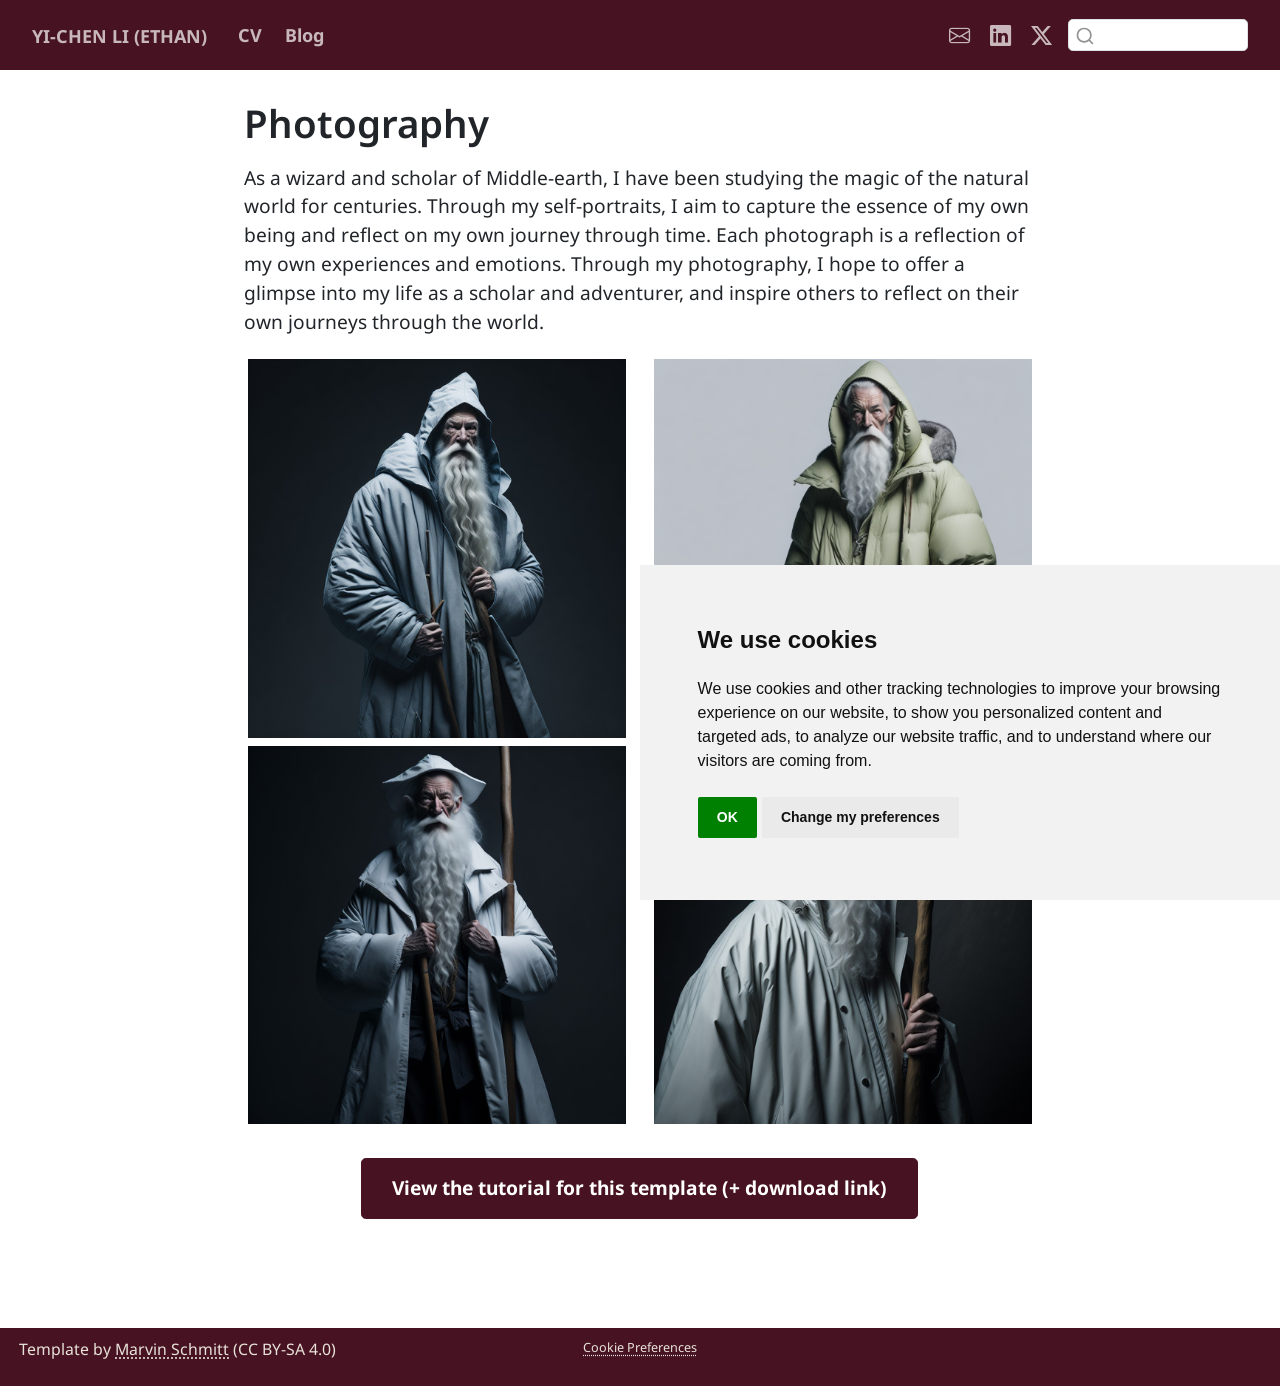
<file: docs/photography/index.html>
<!DOCTYPE html>
<html xmlns="http://www.w3.org/1999/xhtml" lang="en" xml:lang="en"><head>

<meta charset="utf-8">
<meta name="generator" content="quarto-1.6.42">

<meta name="viewport" content="width=device-width, initial-scale=1.0, user-scalable=yes">


<title>Photography – Yi-Chen Li (Ethan)</title>
<style>
code{white-space: pre-wrap;}
span.smallcaps{font-variant: small-caps;}
div.columns{display: flex; gap: min(4vw, 1.5em);}
div.column{flex: auto; overflow-x: auto;}
div.hanging-indent{margin-left: 1.5em; text-indent: -1.5em;}
ul.task-list{list-style: none;}
ul.task-list li input[type="checkbox"] {
  width: 0.8em;
  margin: 0 0.8em 0.2em -1em; /* quarto-specific, see https://github.com/quarto-dev/quarto-cli/issues/4556 */ 
  vertical-align: middle;
}
</style>


<script src="../site_libs/quarto-nav/quarto-nav.js"></script>
<script src="../site_libs/clipboard/clipboard.min.js"></script>
<script src="../site_libs/quarto-search/autocomplete.umd.js"></script>
<script src="../site_libs/quarto-search/fuse.min.js"></script>
<script src="../site_libs/quarto-search/quarto-search.js"></script>
<meta name="quarto:offset" content="../">
<script src="../site_libs/cookie-consent/cookie-consent.js"></script>
<link href="../site_libs/cookie-consent/cookie-consent.css" rel="stylesheet">
<script src="../site_libs/quarto-html/quarto.js"></script>
<script src="../site_libs/quarto-html/popper.min.js"></script>
<script src="../site_libs/quarto-html/tippy.umd.min.js"></script>
<script src="../site_libs/quarto-html/anchor.min.js"></script>
<link href="../site_libs/quarto-html/tippy.css" rel="stylesheet">
<link href="../site_libs/quarto-html/quarto-syntax-highlighting-2f5df379a58b258e96c21c0638c20c03.css" rel="stylesheet" id="quarto-text-highlighting-styles">
<script src="../site_libs/bootstrap/bootstrap.min.js"></script>
<link href="../site_libs/bootstrap/bootstrap-icons.css" rel="stylesheet">
<link href="../site_libs/bootstrap/bootstrap-efa989f0c9dc360af039877fd8bef8b6.min.css" rel="stylesheet" append-hash="true" id="quarto-bootstrap" data-mode="light">
<script id="quarto-search-options" type="application/json">{
  "location": "navbar",
  "copy-button": false,
  "collapse-after": 3,
  "panel-placement": "end",
  "type": "textbox",
  "limit": 50,
  "keyboard-shortcut": [
    "f",
    "/",
    "s"
  ],
  "language": {
    "search-no-results-text": "No results",
    "search-matching-documents-text": "matching documents",
    "search-copy-link-title": "Copy link to search",
    "search-hide-matches-text": "Hide additional matches",
    "search-more-match-text": "more match in this document",
    "search-more-matches-text": "more matches in this document",
    "search-clear-button-title": "Clear",
    "search-text-placeholder": "",
    "search-detached-cancel-button-title": "Cancel",
    "search-submit-button-title": "Submit",
    "search-label": "Search"
  }
}</script>
<script async="" src="https://www.googletagmanager.com/gtag/js?id=G-JFYLBEH0M1"></script>

<script type="text/plain" cookie-consent="tracking">

window.dataLayer = window.dataLayer || [];
function gtag(){dataLayer.push(arguments);}
gtag('js', new Date());
gtag('config', 'G-JFYLBEH0M1', { 'anonymize_ip': true});
</script>

<script type="text/javascript" charset="UTF-8">
document.addEventListener('DOMContentLoaded', function () {
cookieconsent.run({
  "notice_banner_type":"simple",
  "consent_type":"implied",
  "palette":"light",
  "language":"en",
  "page_load_consent_levels":["strictly-necessary","functionality","tracking","targeting"],
  "notice_banner_reject_button_hide":false,
  "preferences_center_close_button_hide":false,
  "website_name":""
  ,
"language":"en"
  });
});
</script> 
  
<link rel="preconnect" href="https://fonts.googleapis.com">
<link rel="preconnect" href="https://fonts.gstatic.com" crossorigin="">
<link href="https://fonts.googleapis.com/css2?family=Noto+Sans+JP:wght@100..900&amp;family=Noto+Sans+KR:wght@100..900&amp;family=Noto+Sans+TC:wght@100..900&amp;family=Noto+Sans:ital,wght@0,100..900;1,100..900&amp;display=swap" rel="stylesheet">


</head>

<body class="nav-fixed fullcontent">

<div id="quarto-search-results"></div>
  <header id="quarto-header" class="headroom fixed-top">
    <nav class="navbar navbar-expand-lg " data-bs-theme="dark">
      <div class="navbar-container container-fluid">
      <div class="navbar-brand-container mx-auto">
    <a class="navbar-brand" href="../index.html">
    <span class="navbar-title">Yi-Chen Li (Ethan)</span>
    </a>
  </div>
            <div id="quarto-search" class="" title="Search"></div>
          <button class="navbar-toggler" type="button" data-bs-toggle="collapse" data-bs-target="#navbarCollapse" aria-controls="navbarCollapse" role="menu" aria-expanded="false" aria-label="Toggle navigation" onclick="if (window.quartoToggleHeadroom) { window.quartoToggleHeadroom(); }">
  <span class="navbar-toggler-icon"></span>
</button>
          <div class="collapse navbar-collapse" id="navbarCollapse">
            <ul class="navbar-nav navbar-nav-scroll me-auto">
  <li class="nav-item">
    <a class="nav-link" href="../cv/index.html"> 
<span class="menu-text">CV</span></a>
  </li>  
  <li class="nav-item">
    <a class="nav-link" href="../posts/"> 
<span class="menu-text">Blog</span></a>
  </li>  
</ul>
            <ul class="navbar-nav navbar-nav-scroll ms-auto">
  <li class="nav-item compact">
    <a class="nav-link" href="mailto:ethanli.taiwan@gmail.com"> <i class="bi bi-envelope" role="img" aria-label="email">
</i> 
<span class="menu-text"></span></a>
  </li>  
  <li class="nav-item compact">
    <a class="nav-link" href="https://www.linkedin.com/in/yi-chen-li-a75513308"> <i class="bi bi-linkedin" role="img">
</i> 
<span class="menu-text"></span></a>
  </li>  
  <li class="nav-item compact">
    <a class="nav-link" href="https://x.com/EthanLi1999"> <i class="bi bi-twitter-x" role="img">
</i> 
<span class="menu-text"></span></a>
  </li>  
</ul>
          </div> <!-- /navcollapse -->
            <div class="quarto-navbar-tools">
</div>
      </div> <!-- /container-fluid -->
    </nav>
</header>
<!-- content -->
<div id="quarto-content" class="quarto-container page-columns page-rows-contents page-layout-article page-navbar">
<!-- sidebar -->
<!-- margin-sidebar -->
    
<!-- main -->
<main class="content" id="quarto-document-content">

<header id="title-block-header" class="quarto-title-block default">
<div class="quarto-title">
<h1 class="title">Photography</h1>
</div>



<div class="quarto-title-meta">

    
  
    
  </div>
  


</header>


<p>As a wizard and scholar of Middle-earth, I have been studying the magic of the natural world for centuries. Through my self-portraits, I aim to capture the essence of my own being and reflect on my own journey through time. Each photograph is a reflection of my own experiences and emotions. Through my photography, I hope to offer a glimpse into my life as a scholar and adventurer, and inspire others to reflect on their own journeys through the world.</p>
<div>

</div>
<div class="quarto-layout-panel" data-layout-ncol="2">
<div class="quarto-layout-row">
<div class="quarto-layout-cell" style="flex-basis: 50.0%;justify-content: center;">
<p><img src="gandalf_image_1.jpg" class="img-fluid"></p>
</div>
<div class="quarto-layout-cell" style="flex-basis: 50.0%;justify-content: center;">
<p><img src="gandalf_image_2.jpg" class="img-fluid"></p>
</div>
</div>
<div class="quarto-layout-row">
<div class="quarto-layout-cell" style="flex-basis: 50.0%;justify-content: center;">
<p><img src="gandalf_image_3.jpg" class="img-fluid"></p>
</div>
<div class="quarto-layout-cell" style="flex-basis: 50.0%;justify-content: center;">
<p><img src="gandalf_image_4.jpg" class="img-fluid"></p>
</div>
</div>
</div>
<div style="margin: 30px; text-align: center;">
<a class="btn btn-primary" href="https://www.marvinschmitt.com/blog/website-tutorial-quarto/" role="button" target="_blank" style="padding: 15px 30px;">View the tutorial for this template (+ download link)</a>
</div>



</main> <!-- /main -->
<script id="quarto-html-after-body" type="application/javascript">
window.document.addEventListener("DOMContentLoaded", function (event) {
  const toggleBodyColorMode = (bsSheetEl) => {
    const mode = bsSheetEl.getAttribute("data-mode");
    const bodyEl = window.document.querySelector("body");
    if (mode === "dark") {
      bodyEl.classList.add("quarto-dark");
      bodyEl.classList.remove("quarto-light");
    } else {
      bodyEl.classList.add("quarto-light");
      bodyEl.classList.remove("quarto-dark");
    }
  }
  const toggleBodyColorPrimary = () => {
    const bsSheetEl = window.document.querySelector("link#quarto-bootstrap");
    if (bsSheetEl) {
      toggleBodyColorMode(bsSheetEl);
    }
  }
  toggleBodyColorPrimary();  
  const icon = "";
  const anchorJS = new window.AnchorJS();
  anchorJS.options = {
    placement: 'right',
    icon: icon
  };
  anchorJS.add('.anchored');
  const isCodeAnnotation = (el) => {
    for (const clz of el.classList) {
      if (clz.startsWith('code-annotation-')) {                     
        return true;
      }
    }
    return false;
  }
  const onCopySuccess = function(e) {
    // button target
    const button = e.trigger;
    // don't keep focus
    button.blur();
    // flash "checked"
    button.classList.add('code-copy-button-checked');
    var currentTitle = button.getAttribute("title");
    button.setAttribute("title", "Copied!");
    let tooltip;
    if (window.bootstrap) {
      button.setAttribute("data-bs-toggle", "tooltip");
      button.setAttribute("data-bs-placement", "left");
      button.setAttribute("data-bs-title", "Copied!");
      tooltip = new bootstrap.Tooltip(button, 
        { trigger: "manual", 
          customClass: "code-copy-button-tooltip",
          offset: [0, -8]});
      tooltip.show();    
    }
    setTimeout(function() {
      if (tooltip) {
        tooltip.hide();
        button.removeAttribute("data-bs-title");
        button.removeAttribute("data-bs-toggle");
        button.removeAttribute("data-bs-placement");
      }
      button.setAttribute("title", currentTitle);
      button.classList.remove('code-copy-button-checked');
    }, 1000);
    // clear code selection
    e.clearSelection();
  }
  const getTextToCopy = function(trigger) {
      const codeEl = trigger.previousElementSibling.cloneNode(true);
      for (const childEl of codeEl.children) {
        if (isCodeAnnotation(childEl)) {
          childEl.remove();
        }
      }
      return codeEl.innerText;
  }
  const clipboard = new window.ClipboardJS('.code-copy-button:not([data-in-quarto-modal])', {
    text: getTextToCopy
  });
  clipboard.on('success', onCopySuccess);
  if (window.document.getElementById('quarto-embedded-source-code-modal')) {
    const clipboardModal = new window.ClipboardJS('.code-copy-button[data-in-quarto-modal]', {
      text: getTextToCopy,
      container: window.document.getElementById('quarto-embedded-source-code-modal')
    });
    clipboardModal.on('success', onCopySuccess);
  }
    var localhostRegex = new RegExp(/^(?:http|https):\/\/localhost\:?[0-9]*\//);
    var mailtoRegex = new RegExp(/^mailto:/);
      var filterRegex = new RegExp('/' + window.location.host + '/');
    var isInternal = (href) => {
        return filterRegex.test(href) || localhostRegex.test(href) || mailtoRegex.test(href);
    }
    // Inspect non-navigation links and adorn them if external
 	var links = window.document.querySelectorAll('a[href]:not(.nav-link):not(.navbar-brand):not(.toc-action):not(.sidebar-link):not(.sidebar-item-toggle):not(.pagination-link):not(.no-external):not([aria-hidden]):not(.dropdown-item):not(.quarto-navigation-tool):not(.about-link)');
    for (var i=0; i<links.length; i++) {
      const link = links[i];
      if (!isInternal(link.href)) {
        // undo the damage that might have been done by quarto-nav.js in the case of
        // links that we want to consider external
        if (link.dataset.originalHref !== undefined) {
          link.href = link.dataset.originalHref;
        }
      }
    }
  function tippyHover(el, contentFn, onTriggerFn, onUntriggerFn) {
    const config = {
      allowHTML: true,
      maxWidth: 500,
      delay: 100,
      arrow: false,
      appendTo: function(el) {
          return el.parentElement;
      },
      interactive: true,
      interactiveBorder: 10,
      theme: 'quarto',
      placement: 'bottom-start',
    };
    if (contentFn) {
      config.content = contentFn;
    }
    if (onTriggerFn) {
      config.onTrigger = onTriggerFn;
    }
    if (onUntriggerFn) {
      config.onUntrigger = onUntriggerFn;
    }
    window.tippy(el, config); 
  }
  const noterefs = window.document.querySelectorAll('a[role="doc-noteref"]');
  for (var i=0; i<noterefs.length; i++) {
    const ref = noterefs[i];
    tippyHover(ref, function() {
      // use id or data attribute instead here
      let href = ref.getAttribute('data-footnote-href') || ref.getAttribute('href');
      try { href = new URL(href).hash; } catch {}
      const id = href.replace(/^#\/?/, "");
      const note = window.document.getElementById(id);
      if (note) {
        return note.innerHTML;
      } else {
        return "";
      }
    });
  }
  const xrefs = window.document.querySelectorAll('a.quarto-xref');
  const processXRef = (id, note) => {
    // Strip column container classes
    const stripColumnClz = (el) => {
      el.classList.remove("page-full", "page-columns");
      if (el.children) {
        for (const child of el.children) {
          stripColumnClz(child);
        }
      }
    }
    stripColumnClz(note)
    if (id === null || id.startsWith('sec-')) {
      // Special case sections, only their first couple elements
      const container = document.createElement("div");
      if (note.children && note.children.length > 2) {
        container.appendChild(note.children[0].cloneNode(true));
        for (let i = 1; i < note.children.length; i++) {
          const child = note.children[i];
          if (child.tagName === "P" && child.innerText === "") {
            continue;
          } else {
            container.appendChild(child.cloneNode(true));
            break;
          }
        }
        if (window.Quarto?.typesetMath) {
          window.Quarto.typesetMath(container);
        }
        return container.innerHTML
      } else {
        if (window.Quarto?.typesetMath) {
          window.Quarto.typesetMath(note);
        }
        return note.innerHTML;
      }
    } else {
      // Remove any anchor links if they are present
      const anchorLink = note.querySelector('a.anchorjs-link');
      if (anchorLink) {
        anchorLink.remove();
      }
      if (window.Quarto?.typesetMath) {
        window.Quarto.typesetMath(note);
      }
      if (note.classList.contains("callout")) {
        return note.outerHTML;
      } else {
        return note.innerHTML;
      }
    }
  }
  for (var i=0; i<xrefs.length; i++) {
    const xref = xrefs[i];
    tippyHover(xref, undefined, function(instance) {
      instance.disable();
      let url = xref.getAttribute('href');
      let hash = undefined; 
      if (url.startsWith('#')) {
        hash = url;
      } else {
        try { hash = new URL(url).hash; } catch {}
      }
      if (hash) {
        const id = hash.replace(/^#\/?/, "");
        const note = window.document.getElementById(id);
        if (note !== null) {
          try {
            const html = processXRef(id, note.cloneNode(true));
            instance.setContent(html);
          } finally {
            instance.enable();
            instance.show();
          }
        } else {
          // See if we can fetch this
          fetch(url.split('#')[0])
          .then(res => res.text())
          .then(html => {
            const parser = new DOMParser();
            const htmlDoc = parser.parseFromString(html, "text/html");
            const note = htmlDoc.getElementById(id);
            if (note !== null) {
              const html = processXRef(id, note);
              instance.setContent(html);
            } 
          }).finally(() => {
            instance.enable();
            instance.show();
          });
        }
      } else {
        // See if we can fetch a full url (with no hash to target)
        // This is a special case and we should probably do some content thinning / targeting
        fetch(url)
        .then(res => res.text())
        .then(html => {
          const parser = new DOMParser();
          const htmlDoc = parser.parseFromString(html, "text/html");
          const note = htmlDoc.querySelector('main.content');
          if (note !== null) {
            // This should only happen for chapter cross references
            // (since there is no id in the URL)
            // remove the first header
            if (note.children.length > 0 && note.children[0].tagName === "HEADER") {
              note.children[0].remove();
            }
            const html = processXRef(null, note);
            instance.setContent(html);
          } 
        }).finally(() => {
          instance.enable();
          instance.show();
        });
      }
    }, function(instance) {
    });
  }
      let selectedAnnoteEl;
      const selectorForAnnotation = ( cell, annotation) => {
        let cellAttr = 'data-code-cell="' + cell + '"';
        let lineAttr = 'data-code-annotation="' +  annotation + '"';
        const selector = 'span[' + cellAttr + '][' + lineAttr + ']';
        return selector;
      }
      const selectCodeLines = (annoteEl) => {
        const doc = window.document;
        const targetCell = annoteEl.getAttribute("data-target-cell");
        const targetAnnotation = annoteEl.getAttribute("data-target-annotation");
        const annoteSpan = window.document.querySelector(selectorForAnnotation(targetCell, targetAnnotation));
        const lines = annoteSpan.getAttribute("data-code-lines").split(",");
        const lineIds = lines.map((line) => {
          return targetCell + "-" + line;
        })
        let top = null;
        let height = null;
        let parent = null;
        if (lineIds.length > 0) {
            //compute the position of the single el (top and bottom and make a div)
            const el = window.document.getElementById(lineIds[0]);
            top = el.offsetTop;
            height = el.offsetHeight;
            parent = el.parentElement.parentElement;
          if (lineIds.length > 1) {
            const lastEl = window.document.getElementById(lineIds[lineIds.length - 1]);
            const bottom = lastEl.offsetTop + lastEl.offsetHeight;
            height = bottom - top;
          }
          if (top !== null && height !== null && parent !== null) {
            // cook up a div (if necessary) and position it 
            let div = window.document.getElementById("code-annotation-line-highlight");
            if (div === null) {
              div = window.document.createElement("div");
              div.setAttribute("id", "code-annotation-line-highlight");
              div.style.position = 'absolute';
              parent.appendChild(div);
            }
            div.style.top = top - 2 + "px";
            div.style.height = height + 4 + "px";
            div.style.left = 0;
            let gutterDiv = window.document.getElementById("code-annotation-line-highlight-gutter");
            if (gutterDiv === null) {
              gutterDiv = window.document.createElement("div");
              gutterDiv.setAttribute("id", "code-annotation-line-highlight-gutter");
              gutterDiv.style.position = 'absolute';
              const codeCell = window.document.getElementById(targetCell);
              const gutter = codeCell.querySelector('.code-annotation-gutter');
              gutter.appendChild(gutterDiv);
            }
            gutterDiv.style.top = top - 2 + "px";
            gutterDiv.style.height = height + 4 + "px";
          }
          selectedAnnoteEl = annoteEl;
        }
      };
      const unselectCodeLines = () => {
        const elementsIds = ["code-annotation-line-highlight", "code-annotation-line-highlight-gutter"];
        elementsIds.forEach((elId) => {
          const div = window.document.getElementById(elId);
          if (div) {
            div.remove();
          }
        });
        selectedAnnoteEl = undefined;
      };
        // Handle positioning of the toggle
    window.addEventListener(
      "resize",
      throttle(() => {
        elRect = undefined;
        if (selectedAnnoteEl) {
          selectCodeLines(selectedAnnoteEl);
        }
      }, 10)
    );
    function throttle(fn, ms) {
    let throttle = false;
    let timer;
      return (...args) => {
        if(!throttle) { // first call gets through
            fn.apply(this, args);
            throttle = true;
        } else { // all the others get throttled
            if(timer) clearTimeout(timer); // cancel #2
            timer = setTimeout(() => {
              fn.apply(this, args);
              timer = throttle = false;
            }, ms);
        }
      };
    }
      // Attach click handler to the DT
      const annoteDls = window.document.querySelectorAll('dt[data-target-cell]');
      for (const annoteDlNode of annoteDls) {
        annoteDlNode.addEventListener('click', (event) => {
          const clickedEl = event.target;
          if (clickedEl !== selectedAnnoteEl) {
            unselectCodeLines();
            const activeEl = window.document.querySelector('dt[data-target-cell].code-annotation-active');
            if (activeEl) {
              activeEl.classList.remove('code-annotation-active');
            }
            selectCodeLines(clickedEl);
            clickedEl.classList.add('code-annotation-active');
          } else {
            // Unselect the line
            unselectCodeLines();
            clickedEl.classList.remove('code-annotation-active');
          }
        });
      }
  const findCites = (el) => {
    const parentEl = el.parentElement;
    if (parentEl) {
      const cites = parentEl.dataset.cites;
      if (cites) {
        return {
          el,
          cites: cites.split(' ')
        };
      } else {
        return findCites(el.parentElement)
      }
    } else {
      return undefined;
    }
  };
  var bibliorefs = window.document.querySelectorAll('a[role="doc-biblioref"]');
  for (var i=0; i<bibliorefs.length; i++) {
    const ref = bibliorefs[i];
    const citeInfo = findCites(ref);
    if (citeInfo) {
      tippyHover(citeInfo.el, function() {
        var popup = window.document.createElement('div');
        citeInfo.cites.forEach(function(cite) {
          var citeDiv = window.document.createElement('div');
          citeDiv.classList.add('hanging-indent');
          citeDiv.classList.add('csl-entry');
          var biblioDiv = window.document.getElementById('ref-' + cite);
          if (biblioDiv) {
            citeDiv.innerHTML = biblioDiv.innerHTML;
          }
          popup.appendChild(citeDiv);
        });
        return popup.innerHTML;
      });
    }
  }
});
</script>
</div> <!-- /content -->
<footer class="footer">
  <div class="nav-footer">
    <div class="nav-footer-left">
<p><span class="faux-block">Template by <a href="https://marvin-schmitt.com/blog/website-tutorial-quarto/">Marvin Schmitt</a> (CC BY-SA 4.0)</span></p>
</div>   
    <div class="nav-footer-center">

<div class="cookie-consent-footer"><a href="#" id="open_preferences_center">Cookie Preferences</a></div></div>
    <div class="nav-footer-right">
      &nbsp;
    </div>
  </div>
</footer>




</body></html>
</file>
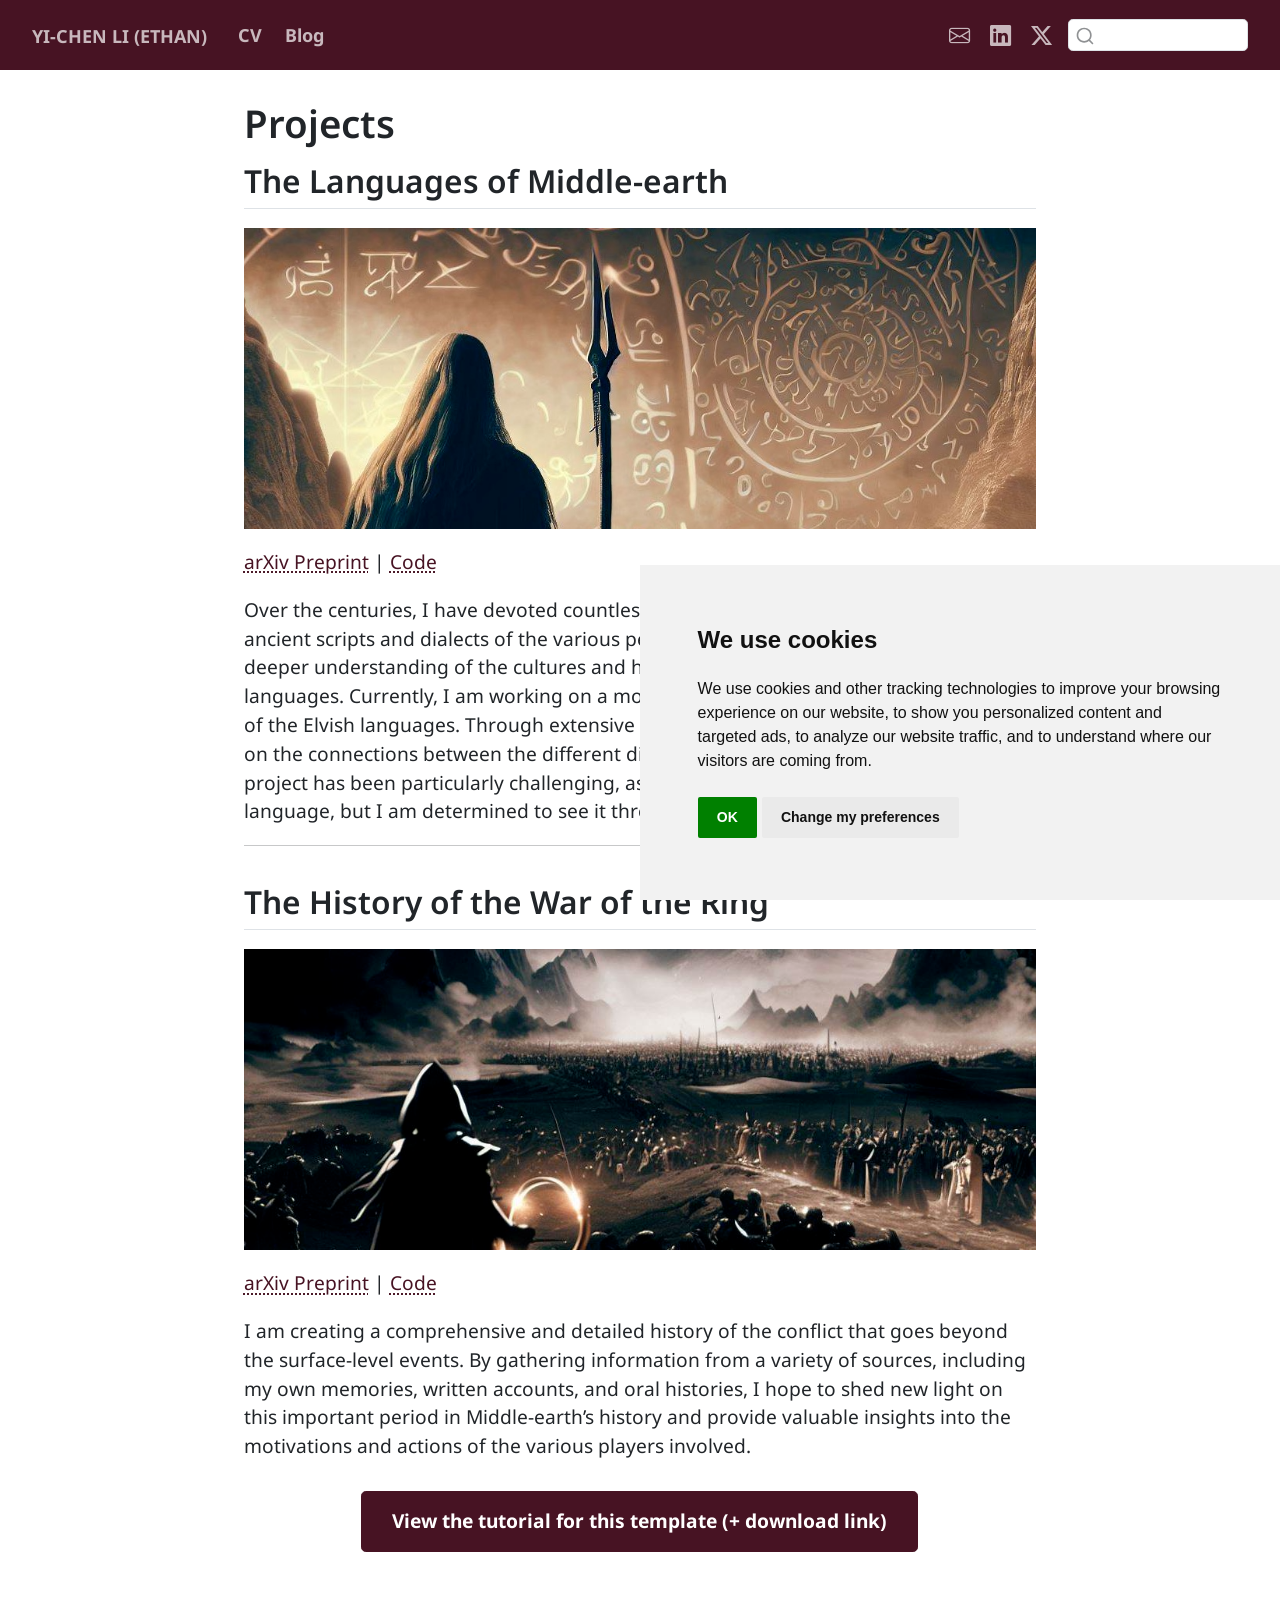
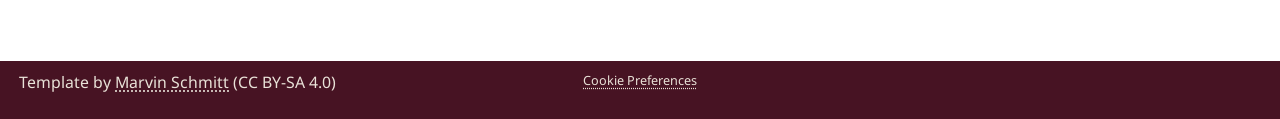
<file: docs/projects/index.html>
<!DOCTYPE html>
<html xmlns="http://www.w3.org/1999/xhtml" lang="en" xml:lang="en"><head>

<meta charset="utf-8">
<meta name="generator" content="quarto-1.6.42">

<meta name="viewport" content="width=device-width, initial-scale=1.0, user-scalable=yes">


<title>Projects – Yi-Chen Li (Ethan)</title>
<style>
code{white-space: pre-wrap;}
span.smallcaps{font-variant: small-caps;}
div.columns{display: flex; gap: min(4vw, 1.5em);}
div.column{flex: auto; overflow-x: auto;}
div.hanging-indent{margin-left: 1.5em; text-indent: -1.5em;}
ul.task-list{list-style: none;}
ul.task-list li input[type="checkbox"] {
  width: 0.8em;
  margin: 0 0.8em 0.2em -1em; /* quarto-specific, see https://github.com/quarto-dev/quarto-cli/issues/4556 */ 
  vertical-align: middle;
}
</style>


<script src="../site_libs/quarto-nav/quarto-nav.js"></script>
<script src="../site_libs/clipboard/clipboard.min.js"></script>
<script src="../site_libs/quarto-search/autocomplete.umd.js"></script>
<script src="../site_libs/quarto-search/fuse.min.js"></script>
<script src="../site_libs/quarto-search/quarto-search.js"></script>
<meta name="quarto:offset" content="../">
<script src="../site_libs/cookie-consent/cookie-consent.js"></script>
<link href="../site_libs/cookie-consent/cookie-consent.css" rel="stylesheet">
<script src="../site_libs/quarto-html/quarto.js"></script>
<script src="../site_libs/quarto-html/popper.min.js"></script>
<script src="../site_libs/quarto-html/tippy.umd.min.js"></script>
<script src="../site_libs/quarto-html/anchor.min.js"></script>
<link href="../site_libs/quarto-html/tippy.css" rel="stylesheet">
<link href="../site_libs/quarto-html/quarto-syntax-highlighting-2f5df379a58b258e96c21c0638c20c03.css" rel="stylesheet" id="quarto-text-highlighting-styles">
<script src="../site_libs/bootstrap/bootstrap.min.js"></script>
<link href="../site_libs/bootstrap/bootstrap-icons.css" rel="stylesheet">
<link href="../site_libs/bootstrap/bootstrap-efa989f0c9dc360af039877fd8bef8b6.min.css" rel="stylesheet" append-hash="true" id="quarto-bootstrap" data-mode="light">
<script id="quarto-search-options" type="application/json">{
  "location": "navbar",
  "copy-button": false,
  "collapse-after": 3,
  "panel-placement": "end",
  "type": "textbox",
  "limit": 50,
  "keyboard-shortcut": [
    "f",
    "/",
    "s"
  ],
  "language": {
    "search-no-results-text": "No results",
    "search-matching-documents-text": "matching documents",
    "search-copy-link-title": "Copy link to search",
    "search-hide-matches-text": "Hide additional matches",
    "search-more-match-text": "more match in this document",
    "search-more-matches-text": "more matches in this document",
    "search-clear-button-title": "Clear",
    "search-text-placeholder": "",
    "search-detached-cancel-button-title": "Cancel",
    "search-submit-button-title": "Submit",
    "search-label": "Search"
  }
}</script>
<script async="" src="https://www.googletagmanager.com/gtag/js?id=G-JFYLBEH0M1"></script>

<script type="text/plain" cookie-consent="tracking">

window.dataLayer = window.dataLayer || [];
function gtag(){dataLayer.push(arguments);}
gtag('js', new Date());
gtag('config', 'G-JFYLBEH0M1', { 'anonymize_ip': true});
</script>

<script type="text/javascript" charset="UTF-8">
document.addEventListener('DOMContentLoaded', function () {
cookieconsent.run({
  "notice_banner_type":"simple",
  "consent_type":"implied",
  "palette":"light",
  "language":"en",
  "page_load_consent_levels":["strictly-necessary","functionality","tracking","targeting"],
  "notice_banner_reject_button_hide":false,
  "preferences_center_close_button_hide":false,
  "website_name":""
  ,
"language":"en"
  });
});
</script> 
  
<link rel="preconnect" href="https://fonts.googleapis.com">
<link rel="preconnect" href="https://fonts.gstatic.com" crossorigin="">
<link href="https://fonts.googleapis.com/css2?family=Noto+Sans+JP:wght@100..900&amp;family=Noto+Sans+KR:wght@100..900&amp;family=Noto+Sans+TC:wght@100..900&amp;family=Noto+Sans:ital,wght@0,100..900;1,100..900&amp;display=swap" rel="stylesheet">


</head>

<body class="nav-fixed fullcontent">

<div id="quarto-search-results"></div>
  <header id="quarto-header" class="headroom fixed-top">
    <nav class="navbar navbar-expand-lg " data-bs-theme="dark">
      <div class="navbar-container container-fluid">
      <div class="navbar-brand-container mx-auto">
    <a class="navbar-brand" href="../index.html">
    <span class="navbar-title">Yi-Chen Li (Ethan)</span>
    </a>
  </div>
            <div id="quarto-search" class="" title="Search"></div>
          <button class="navbar-toggler" type="button" data-bs-toggle="collapse" data-bs-target="#navbarCollapse" aria-controls="navbarCollapse" role="menu" aria-expanded="false" aria-label="Toggle navigation" onclick="if (window.quartoToggleHeadroom) { window.quartoToggleHeadroom(); }">
  <span class="navbar-toggler-icon"></span>
</button>
          <div class="collapse navbar-collapse" id="navbarCollapse">
            <ul class="navbar-nav navbar-nav-scroll me-auto">
  <li class="nav-item">
    <a class="nav-link" href="../cv/index.html"> 
<span class="menu-text">CV</span></a>
  </li>  
  <li class="nav-item">
    <a class="nav-link" href="../posts/"> 
<span class="menu-text">Blog</span></a>
  </li>  
</ul>
            <ul class="navbar-nav navbar-nav-scroll ms-auto">
  <li class="nav-item compact">
    <a class="nav-link" href="mailto:ethanli.taiwan@gmail.com"> <i class="bi bi-envelope" role="img" aria-label="email">
</i> 
<span class="menu-text"></span></a>
  </li>  
  <li class="nav-item compact">
    <a class="nav-link" href="https://www.linkedin.com/in/yi-chen-li-a75513308"> <i class="bi bi-linkedin" role="img">
</i> 
<span class="menu-text"></span></a>
  </li>  
  <li class="nav-item compact">
    <a class="nav-link" href="https://x.com/EthanLi1999"> <i class="bi bi-twitter-x" role="img">
</i> 
<span class="menu-text"></span></a>
  </li>  
</ul>
          </div> <!-- /navcollapse -->
            <div class="quarto-navbar-tools">
</div>
      </div> <!-- /container-fluid -->
    </nav>
</header>
<!-- content -->
<div id="quarto-content" class="quarto-container page-columns page-rows-contents page-layout-article page-navbar">
<!-- sidebar -->
<!-- margin-sidebar -->
    
<!-- main -->
<main class="content" id="quarto-document-content">

<header id="title-block-header" class="quarto-title-block default">
<div class="quarto-title">
<h1 class="title">Projects</h1>
</div>



<div class="quarto-title-meta">

    
  
    
  </div>
  


</header>


<section id="the-languages-of-middle-earth" class="level2">
<h2 class="anchored" data-anchor-id="the-languages-of-middle-earth">The Languages of Middle-earth</h2>
<p><img src="project_1_banner.png" style="height: 100%; width: 100%; object-fit: contain" onclick="window.open('https://arxiv.org/abs/2210.07278', 'blank');"></p>
<p><a href="https://arxiv.org/abs/2210.07278" target="_blank">arXiv Preprint</a> | <a href="https://github.com/marvinschmitt/MetaUncertaintyPaper" target="_blank">Code</a><br></p>
<p>Over the centuries, I have devoted countless hours to deciphering and translating the ancient scripts and dialects of the various peoples of Middle-earth. My goal is to gain a deeper understanding of the cultures and histories of these peoples by studying their languages. Currently, I am working on a monograph that explores the linguistic roots of the Elvish languages. Through extensive research and analysis, I hope to shed light on the connections between the different dialects of Elvish and their origins. This project has been particularly challenging, as Elvish is a complex and nuanced language, but I am determined to see it through to completion.</p>
<hr>
</section>
<section id="the-history-of-the-war-of-the-ring" class="level2">
<h2 class="anchored" data-anchor-id="the-history-of-the-war-of-the-ring">The History of the War of the Ring</h2>
<p><img src="project_2_banner.png" style="height: 100%; width: 100%; object-fit: contain" onclick="window.open('https://arxiv.org/abs/2112.08866', 'blank');"></p>
<p><a href="https://arxiv.org/abs/2112.08866" target="_blank">arXiv Preprint</a> | <a href="https://github.com/marvinschmitt/ModelMisspecificationBF" target="_blank">Code</a><br></p>
<p>I am creating a comprehensive and detailed history of the conflict that goes beyond the surface-level events. By gathering information from a variety of sources, including my own memories, written accounts, and oral histories, I hope to shed new light on this important period in Middle-earth’s history and provide valuable insights into the motivations and actions of the various players involved.</p>
<div style="margin: 30px; text-align: center;">
<a class="btn btn-primary" href="https://www.marvinschmitt.com/blog/website-tutorial-quarto/" role="button" target="_blank" style="padding: 15px 30px;">View the tutorial for this template (+ download link)</a>
</div>


</section>

</main> <!-- /main -->
<script id="quarto-html-after-body" type="application/javascript">
window.document.addEventListener("DOMContentLoaded", function (event) {
  const toggleBodyColorMode = (bsSheetEl) => {
    const mode = bsSheetEl.getAttribute("data-mode");
    const bodyEl = window.document.querySelector("body");
    if (mode === "dark") {
      bodyEl.classList.add("quarto-dark");
      bodyEl.classList.remove("quarto-light");
    } else {
      bodyEl.classList.add("quarto-light");
      bodyEl.classList.remove("quarto-dark");
    }
  }
  const toggleBodyColorPrimary = () => {
    const bsSheetEl = window.document.querySelector("link#quarto-bootstrap");
    if (bsSheetEl) {
      toggleBodyColorMode(bsSheetEl);
    }
  }
  toggleBodyColorPrimary();  
  const icon = "";
  const anchorJS = new window.AnchorJS();
  anchorJS.options = {
    placement: 'right',
    icon: icon
  };
  anchorJS.add('.anchored');
  const isCodeAnnotation = (el) => {
    for (const clz of el.classList) {
      if (clz.startsWith('code-annotation-')) {                     
        return true;
      }
    }
    return false;
  }
  const onCopySuccess = function(e) {
    // button target
    const button = e.trigger;
    // don't keep focus
    button.blur();
    // flash "checked"
    button.classList.add('code-copy-button-checked');
    var currentTitle = button.getAttribute("title");
    button.setAttribute("title", "Copied!");
    let tooltip;
    if (window.bootstrap) {
      button.setAttribute("data-bs-toggle", "tooltip");
      button.setAttribute("data-bs-placement", "left");
      button.setAttribute("data-bs-title", "Copied!");
      tooltip = new bootstrap.Tooltip(button, 
        { trigger: "manual", 
          customClass: "code-copy-button-tooltip",
          offset: [0, -8]});
      tooltip.show();    
    }
    setTimeout(function() {
      if (tooltip) {
        tooltip.hide();
        button.removeAttribute("data-bs-title");
        button.removeAttribute("data-bs-toggle");
        button.removeAttribute("data-bs-placement");
      }
      button.setAttribute("title", currentTitle);
      button.classList.remove('code-copy-button-checked');
    }, 1000);
    // clear code selection
    e.clearSelection();
  }
  const getTextToCopy = function(trigger) {
      const codeEl = trigger.previousElementSibling.cloneNode(true);
      for (const childEl of codeEl.children) {
        if (isCodeAnnotation(childEl)) {
          childEl.remove();
        }
      }
      return codeEl.innerText;
  }
  const clipboard = new window.ClipboardJS('.code-copy-button:not([data-in-quarto-modal])', {
    text: getTextToCopy
  });
  clipboard.on('success', onCopySuccess);
  if (window.document.getElementById('quarto-embedded-source-code-modal')) {
    const clipboardModal = new window.ClipboardJS('.code-copy-button[data-in-quarto-modal]', {
      text: getTextToCopy,
      container: window.document.getElementById('quarto-embedded-source-code-modal')
    });
    clipboardModal.on('success', onCopySuccess);
  }
    var localhostRegex = new RegExp(/^(?:http|https):\/\/localhost\:?[0-9]*\//);
    var mailtoRegex = new RegExp(/^mailto:/);
      var filterRegex = new RegExp('/' + window.location.host + '/');
    var isInternal = (href) => {
        return filterRegex.test(href) || localhostRegex.test(href) || mailtoRegex.test(href);
    }
    // Inspect non-navigation links and adorn them if external
 	var links = window.document.querySelectorAll('a[href]:not(.nav-link):not(.navbar-brand):not(.toc-action):not(.sidebar-link):not(.sidebar-item-toggle):not(.pagination-link):not(.no-external):not([aria-hidden]):not(.dropdown-item):not(.quarto-navigation-tool):not(.about-link)');
    for (var i=0; i<links.length; i++) {
      const link = links[i];
      if (!isInternal(link.href)) {
        // undo the damage that might have been done by quarto-nav.js in the case of
        // links that we want to consider external
        if (link.dataset.originalHref !== undefined) {
          link.href = link.dataset.originalHref;
        }
      }
    }
  function tippyHover(el, contentFn, onTriggerFn, onUntriggerFn) {
    const config = {
      allowHTML: true,
      maxWidth: 500,
      delay: 100,
      arrow: false,
      appendTo: function(el) {
          return el.parentElement;
      },
      interactive: true,
      interactiveBorder: 10,
      theme: 'quarto',
      placement: 'bottom-start',
    };
    if (contentFn) {
      config.content = contentFn;
    }
    if (onTriggerFn) {
      config.onTrigger = onTriggerFn;
    }
    if (onUntriggerFn) {
      config.onUntrigger = onUntriggerFn;
    }
    window.tippy(el, config); 
  }
  const noterefs = window.document.querySelectorAll('a[role="doc-noteref"]');
  for (var i=0; i<noterefs.length; i++) {
    const ref = noterefs[i];
    tippyHover(ref, function() {
      // use id or data attribute instead here
      let href = ref.getAttribute('data-footnote-href') || ref.getAttribute('href');
      try { href = new URL(href).hash; } catch {}
      const id = href.replace(/^#\/?/, "");
      const note = window.document.getElementById(id);
      if (note) {
        return note.innerHTML;
      } else {
        return "";
      }
    });
  }
  const xrefs = window.document.querySelectorAll('a.quarto-xref');
  const processXRef = (id, note) => {
    // Strip column container classes
    const stripColumnClz = (el) => {
      el.classList.remove("page-full", "page-columns");
      if (el.children) {
        for (const child of el.children) {
          stripColumnClz(child);
        }
      }
    }
    stripColumnClz(note)
    if (id === null || id.startsWith('sec-')) {
      // Special case sections, only their first couple elements
      const container = document.createElement("div");
      if (note.children && note.children.length > 2) {
        container.appendChild(note.children[0].cloneNode(true));
        for (let i = 1; i < note.children.length; i++) {
          const child = note.children[i];
          if (child.tagName === "P" && child.innerText === "") {
            continue;
          } else {
            container.appendChild(child.cloneNode(true));
            break;
          }
        }
        if (window.Quarto?.typesetMath) {
          window.Quarto.typesetMath(container);
        }
        return container.innerHTML
      } else {
        if (window.Quarto?.typesetMath) {
          window.Quarto.typesetMath(note);
        }
        return note.innerHTML;
      }
    } else {
      // Remove any anchor links if they are present
      const anchorLink = note.querySelector('a.anchorjs-link');
      if (anchorLink) {
        anchorLink.remove();
      }
      if (window.Quarto?.typesetMath) {
        window.Quarto.typesetMath(note);
      }
      if (note.classList.contains("callout")) {
        return note.outerHTML;
      } else {
        return note.innerHTML;
      }
    }
  }
  for (var i=0; i<xrefs.length; i++) {
    const xref = xrefs[i];
    tippyHover(xref, undefined, function(instance) {
      instance.disable();
      let url = xref.getAttribute('href');
      let hash = undefined; 
      if (url.startsWith('#')) {
        hash = url;
      } else {
        try { hash = new URL(url).hash; } catch {}
      }
      if (hash) {
        const id = hash.replace(/^#\/?/, "");
        const note = window.document.getElementById(id);
        if (note !== null) {
          try {
            const html = processXRef(id, note.cloneNode(true));
            instance.setContent(html);
          } finally {
            instance.enable();
            instance.show();
          }
        } else {
          // See if we can fetch this
          fetch(url.split('#')[0])
          .then(res => res.text())
          .then(html => {
            const parser = new DOMParser();
            const htmlDoc = parser.parseFromString(html, "text/html");
            const note = htmlDoc.getElementById(id);
            if (note !== null) {
              const html = processXRef(id, note);
              instance.setContent(html);
            } 
          }).finally(() => {
            instance.enable();
            instance.show();
          });
        }
      } else {
        // See if we can fetch a full url (with no hash to target)
        // This is a special case and we should probably do some content thinning / targeting
        fetch(url)
        .then(res => res.text())
        .then(html => {
          const parser = new DOMParser();
          const htmlDoc = parser.parseFromString(html, "text/html");
          const note = htmlDoc.querySelector('main.content');
          if (note !== null) {
            // This should only happen for chapter cross references
            // (since there is no id in the URL)
            // remove the first header
            if (note.children.length > 0 && note.children[0].tagName === "HEADER") {
              note.children[0].remove();
            }
            const html = processXRef(null, note);
            instance.setContent(html);
          } 
        }).finally(() => {
          instance.enable();
          instance.show();
        });
      }
    }, function(instance) {
    });
  }
      let selectedAnnoteEl;
      const selectorForAnnotation = ( cell, annotation) => {
        let cellAttr = 'data-code-cell="' + cell + '"';
        let lineAttr = 'data-code-annotation="' +  annotation + '"';
        const selector = 'span[' + cellAttr + '][' + lineAttr + ']';
        return selector;
      }
      const selectCodeLines = (annoteEl) => {
        const doc = window.document;
        const targetCell = annoteEl.getAttribute("data-target-cell");
        const targetAnnotation = annoteEl.getAttribute("data-target-annotation");
        const annoteSpan = window.document.querySelector(selectorForAnnotation(targetCell, targetAnnotation));
        const lines = annoteSpan.getAttribute("data-code-lines").split(",");
        const lineIds = lines.map((line) => {
          return targetCell + "-" + line;
        })
        let top = null;
        let height = null;
        let parent = null;
        if (lineIds.length > 0) {
            //compute the position of the single el (top and bottom and make a div)
            const el = window.document.getElementById(lineIds[0]);
            top = el.offsetTop;
            height = el.offsetHeight;
            parent = el.parentElement.parentElement;
          if (lineIds.length > 1) {
            const lastEl = window.document.getElementById(lineIds[lineIds.length - 1]);
            const bottom = lastEl.offsetTop + lastEl.offsetHeight;
            height = bottom - top;
          }
          if (top !== null && height !== null && parent !== null) {
            // cook up a div (if necessary) and position it 
            let div = window.document.getElementById("code-annotation-line-highlight");
            if (div === null) {
              div = window.document.createElement("div");
              div.setAttribute("id", "code-annotation-line-highlight");
              div.style.position = 'absolute';
              parent.appendChild(div);
            }
            div.style.top = top - 2 + "px";
            div.style.height = height + 4 + "px";
            div.style.left = 0;
            let gutterDiv = window.document.getElementById("code-annotation-line-highlight-gutter");
            if (gutterDiv === null) {
              gutterDiv = window.document.createElement("div");
              gutterDiv.setAttribute("id", "code-annotation-line-highlight-gutter");
              gutterDiv.style.position = 'absolute';
              const codeCell = window.document.getElementById(targetCell);
              const gutter = codeCell.querySelector('.code-annotation-gutter');
              gutter.appendChild(gutterDiv);
            }
            gutterDiv.style.top = top - 2 + "px";
            gutterDiv.style.height = height + 4 + "px";
          }
          selectedAnnoteEl = annoteEl;
        }
      };
      const unselectCodeLines = () => {
        const elementsIds = ["code-annotation-line-highlight", "code-annotation-line-highlight-gutter"];
        elementsIds.forEach((elId) => {
          const div = window.document.getElementById(elId);
          if (div) {
            div.remove();
          }
        });
        selectedAnnoteEl = undefined;
      };
        // Handle positioning of the toggle
    window.addEventListener(
      "resize",
      throttle(() => {
        elRect = undefined;
        if (selectedAnnoteEl) {
          selectCodeLines(selectedAnnoteEl);
        }
      }, 10)
    );
    function throttle(fn, ms) {
    let throttle = false;
    let timer;
      return (...args) => {
        if(!throttle) { // first call gets through
            fn.apply(this, args);
            throttle = true;
        } else { // all the others get throttled
            if(timer) clearTimeout(timer); // cancel #2
            timer = setTimeout(() => {
              fn.apply(this, args);
              timer = throttle = false;
            }, ms);
        }
      };
    }
      // Attach click handler to the DT
      const annoteDls = window.document.querySelectorAll('dt[data-target-cell]');
      for (const annoteDlNode of annoteDls) {
        annoteDlNode.addEventListener('click', (event) => {
          const clickedEl = event.target;
          if (clickedEl !== selectedAnnoteEl) {
            unselectCodeLines();
            const activeEl = window.document.querySelector('dt[data-target-cell].code-annotation-active');
            if (activeEl) {
              activeEl.classList.remove('code-annotation-active');
            }
            selectCodeLines(clickedEl);
            clickedEl.classList.add('code-annotation-active');
          } else {
            // Unselect the line
            unselectCodeLines();
            clickedEl.classList.remove('code-annotation-active');
          }
        });
      }
  const findCites = (el) => {
    const parentEl = el.parentElement;
    if (parentEl) {
      const cites = parentEl.dataset.cites;
      if (cites) {
        return {
          el,
          cites: cites.split(' ')
        };
      } else {
        return findCites(el.parentElement)
      }
    } else {
      return undefined;
    }
  };
  var bibliorefs = window.document.querySelectorAll('a[role="doc-biblioref"]');
  for (var i=0; i<bibliorefs.length; i++) {
    const ref = bibliorefs[i];
    const citeInfo = findCites(ref);
    if (citeInfo) {
      tippyHover(citeInfo.el, function() {
        var popup = window.document.createElement('div');
        citeInfo.cites.forEach(function(cite) {
          var citeDiv = window.document.createElement('div');
          citeDiv.classList.add('hanging-indent');
          citeDiv.classList.add('csl-entry');
          var biblioDiv = window.document.getElementById('ref-' + cite);
          if (biblioDiv) {
            citeDiv.innerHTML = biblioDiv.innerHTML;
          }
          popup.appendChild(citeDiv);
        });
        return popup.innerHTML;
      });
    }
  }
});
</script>
</div> <!-- /content -->
<footer class="footer">
  <div class="nav-footer">
    <div class="nav-footer-left">
<p><span class="faux-block">Template by <a href="https://marvin-schmitt.com/blog/website-tutorial-quarto/">Marvin Schmitt</a> (CC BY-SA 4.0)</span></p>
</div>   
    <div class="nav-footer-center">

<div class="cookie-consent-footer"><a href="#" id="open_preferences_center">Cookie Preferences</a></div></div>
    <div class="nav-footer-right">
      &nbsp;
    </div>
  </div>
</footer>




</body></html>
</file>
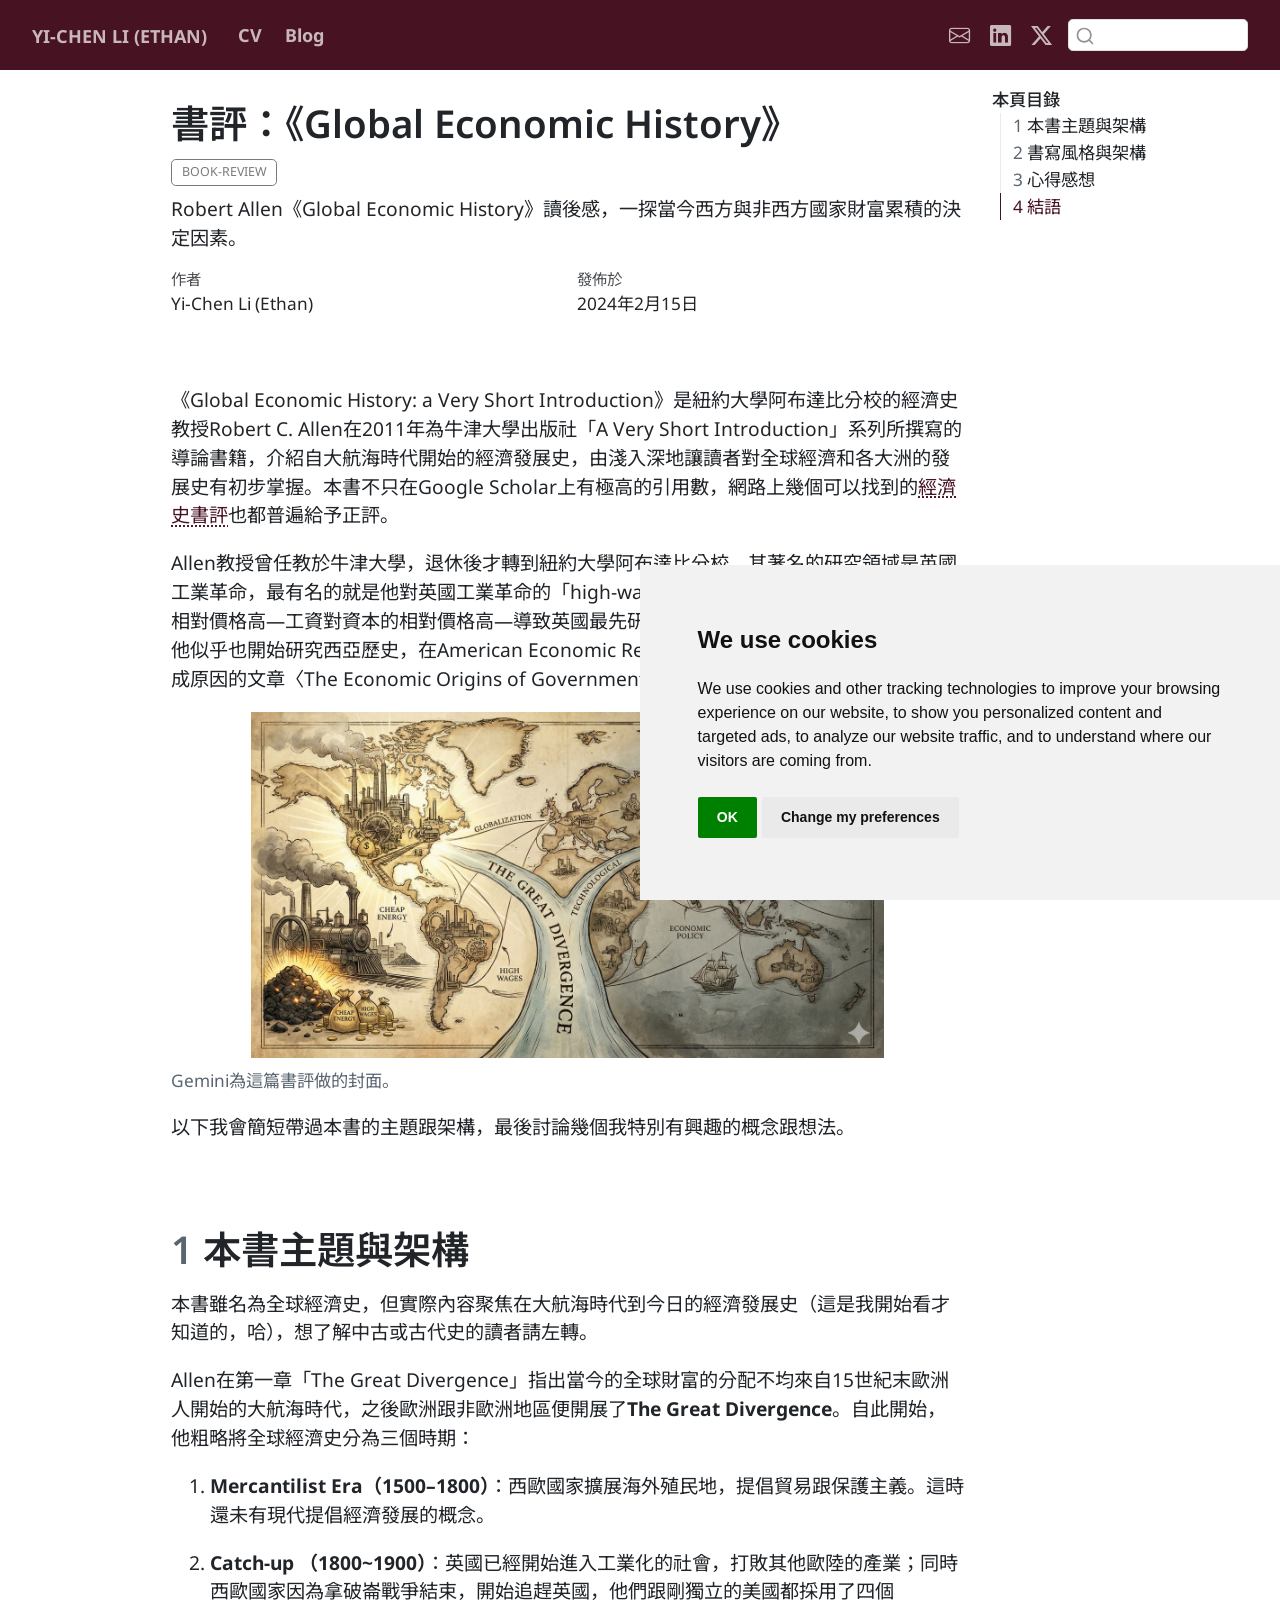
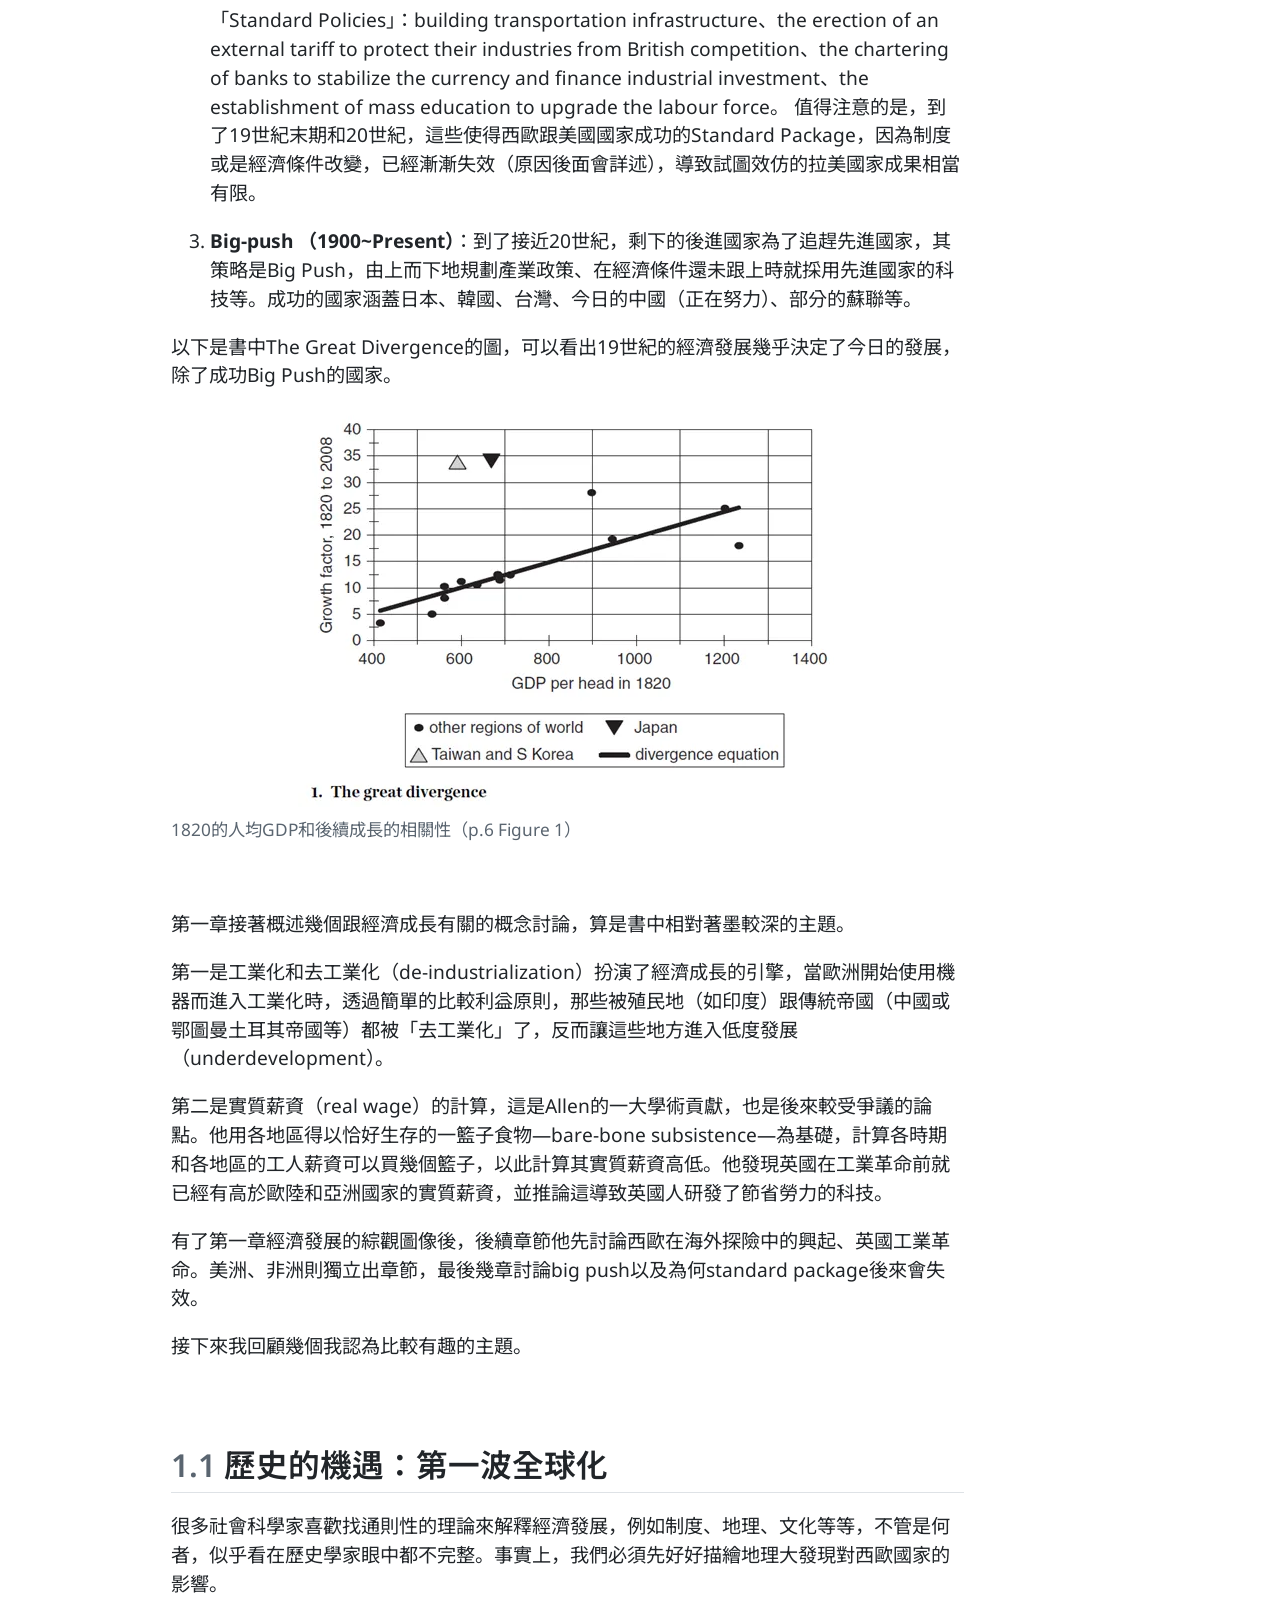
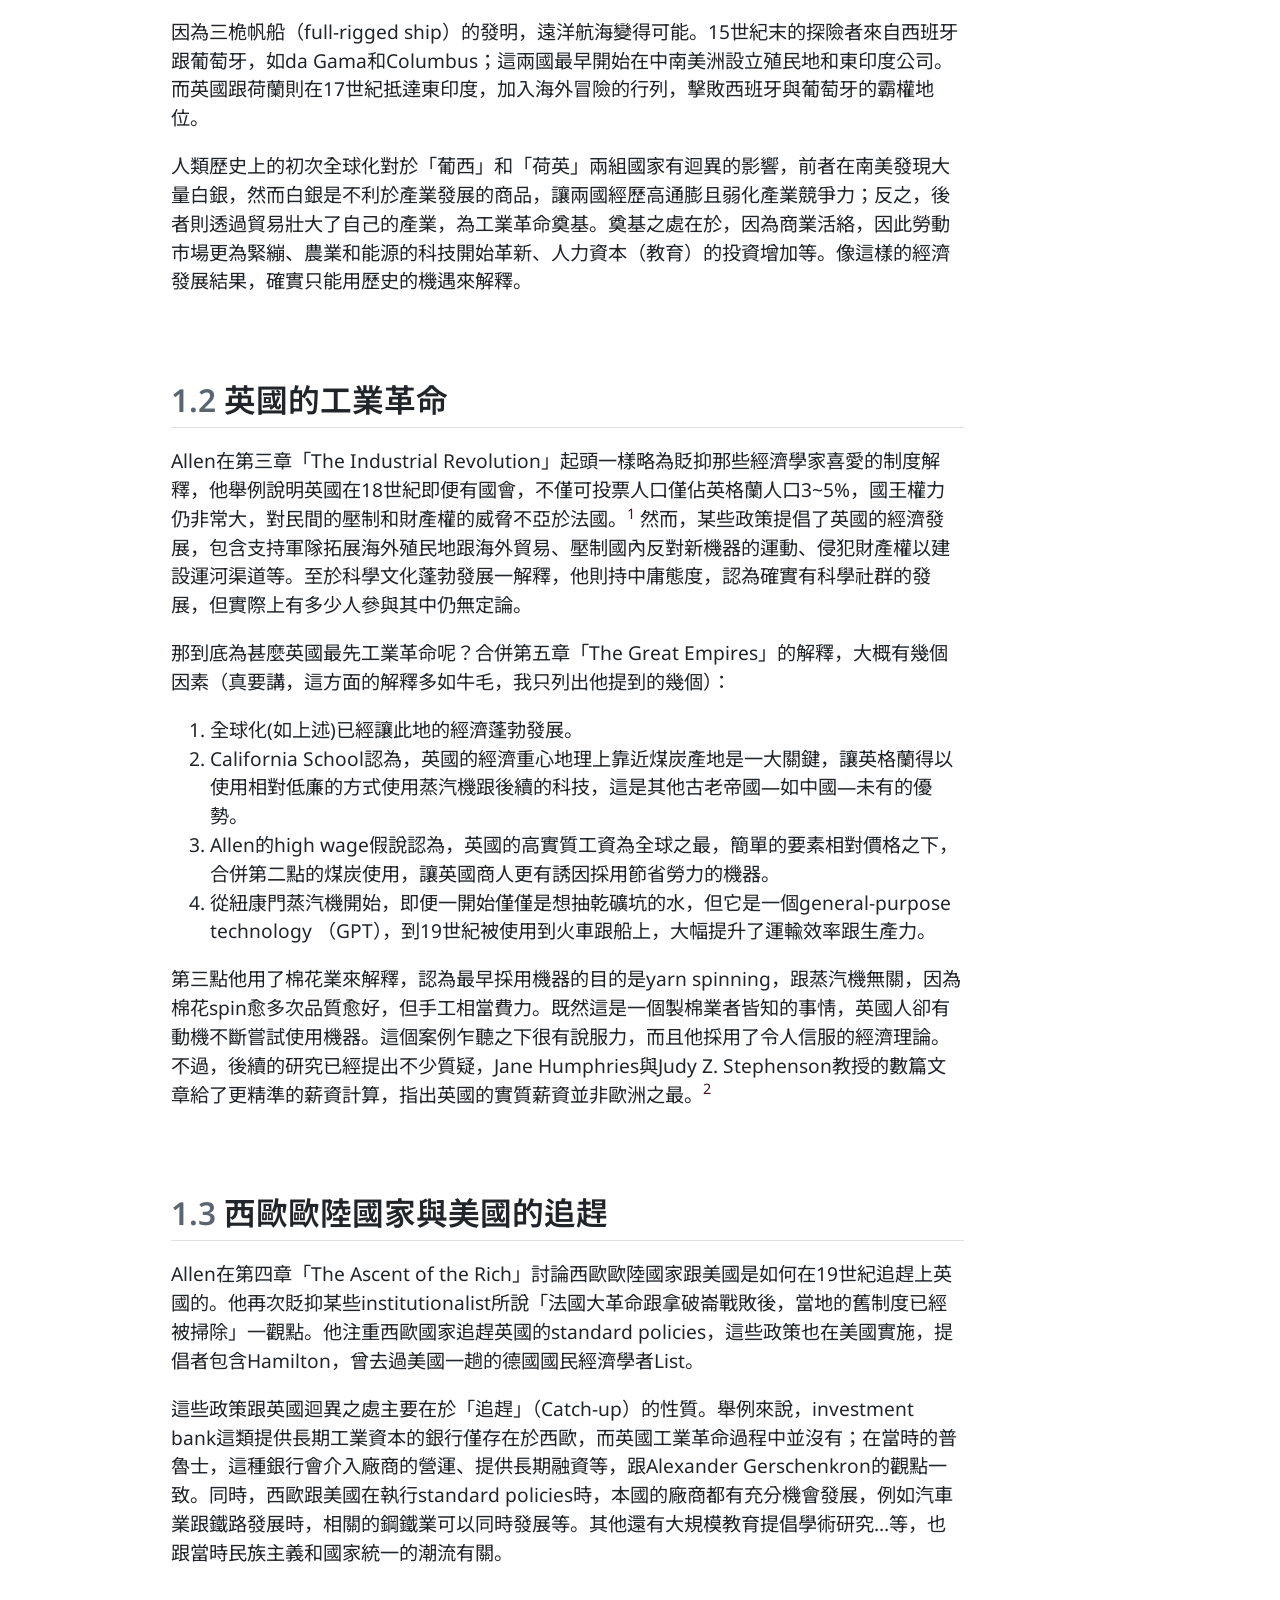
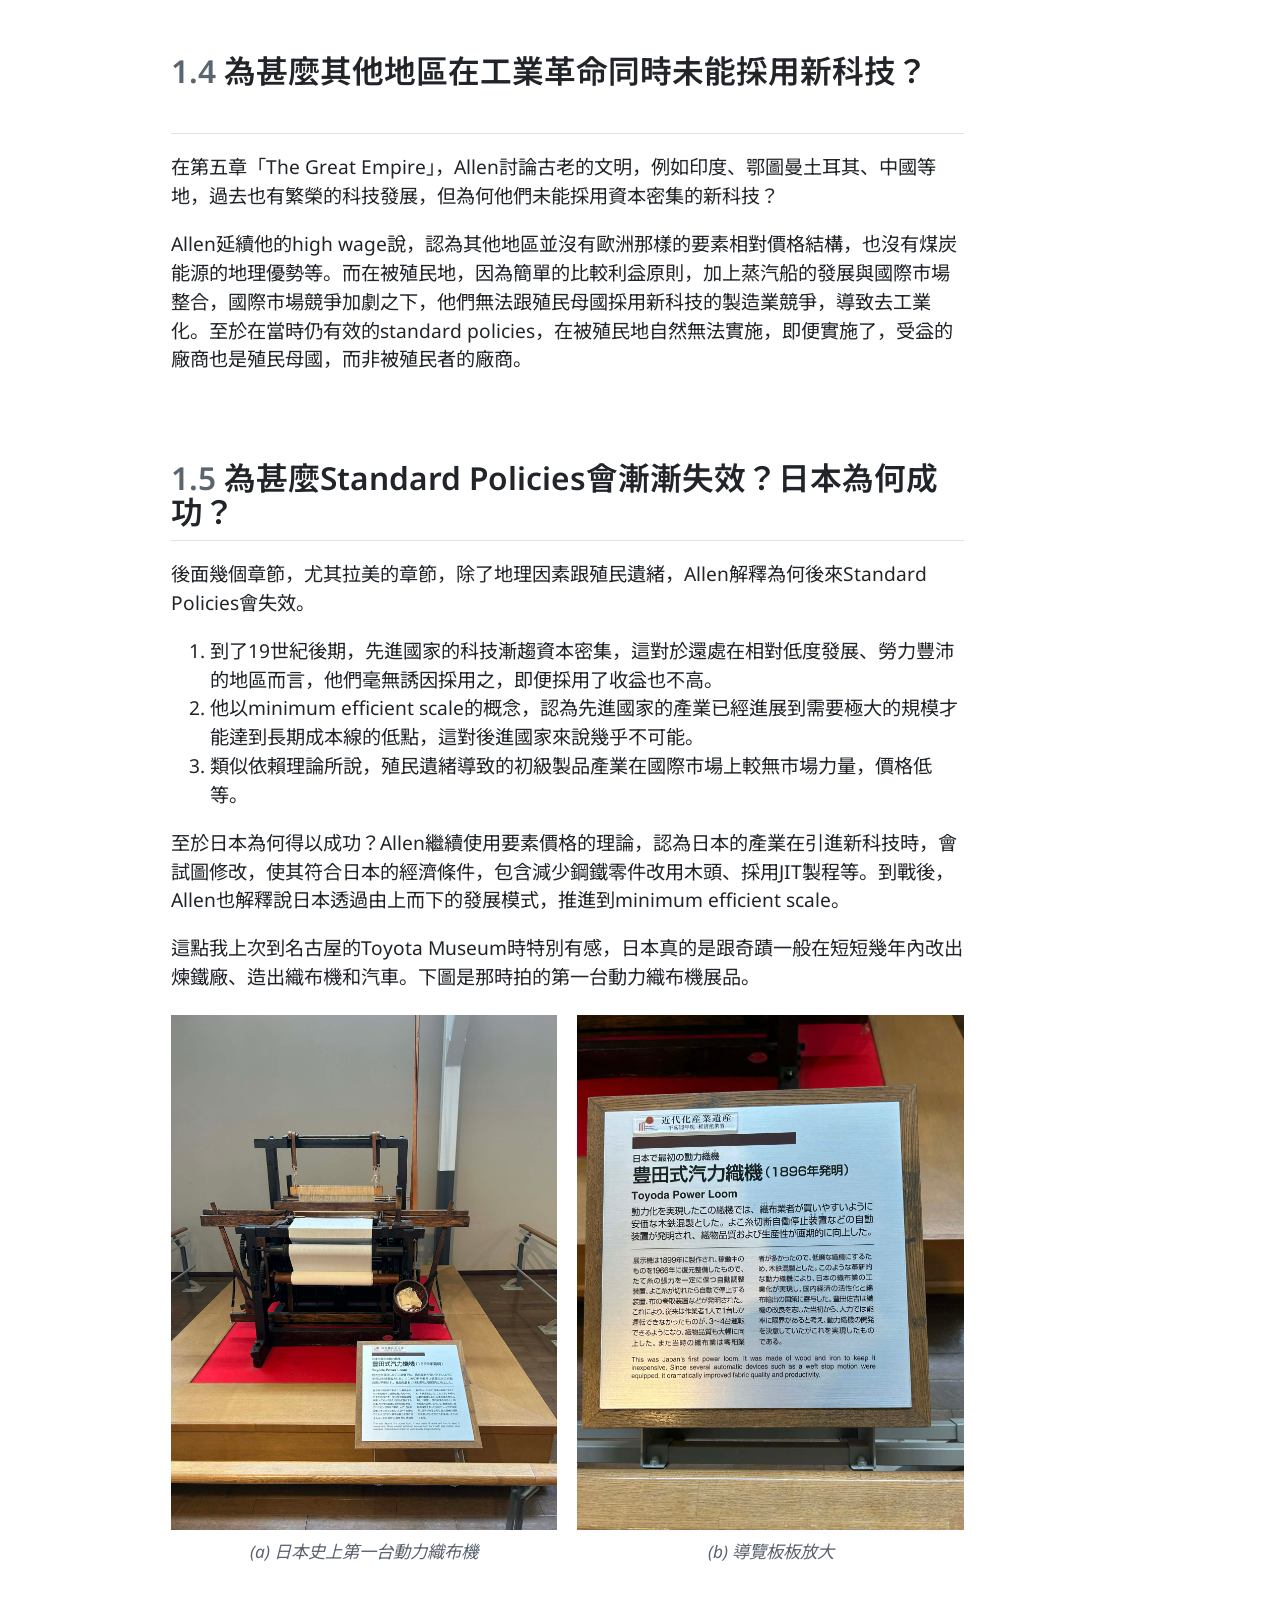
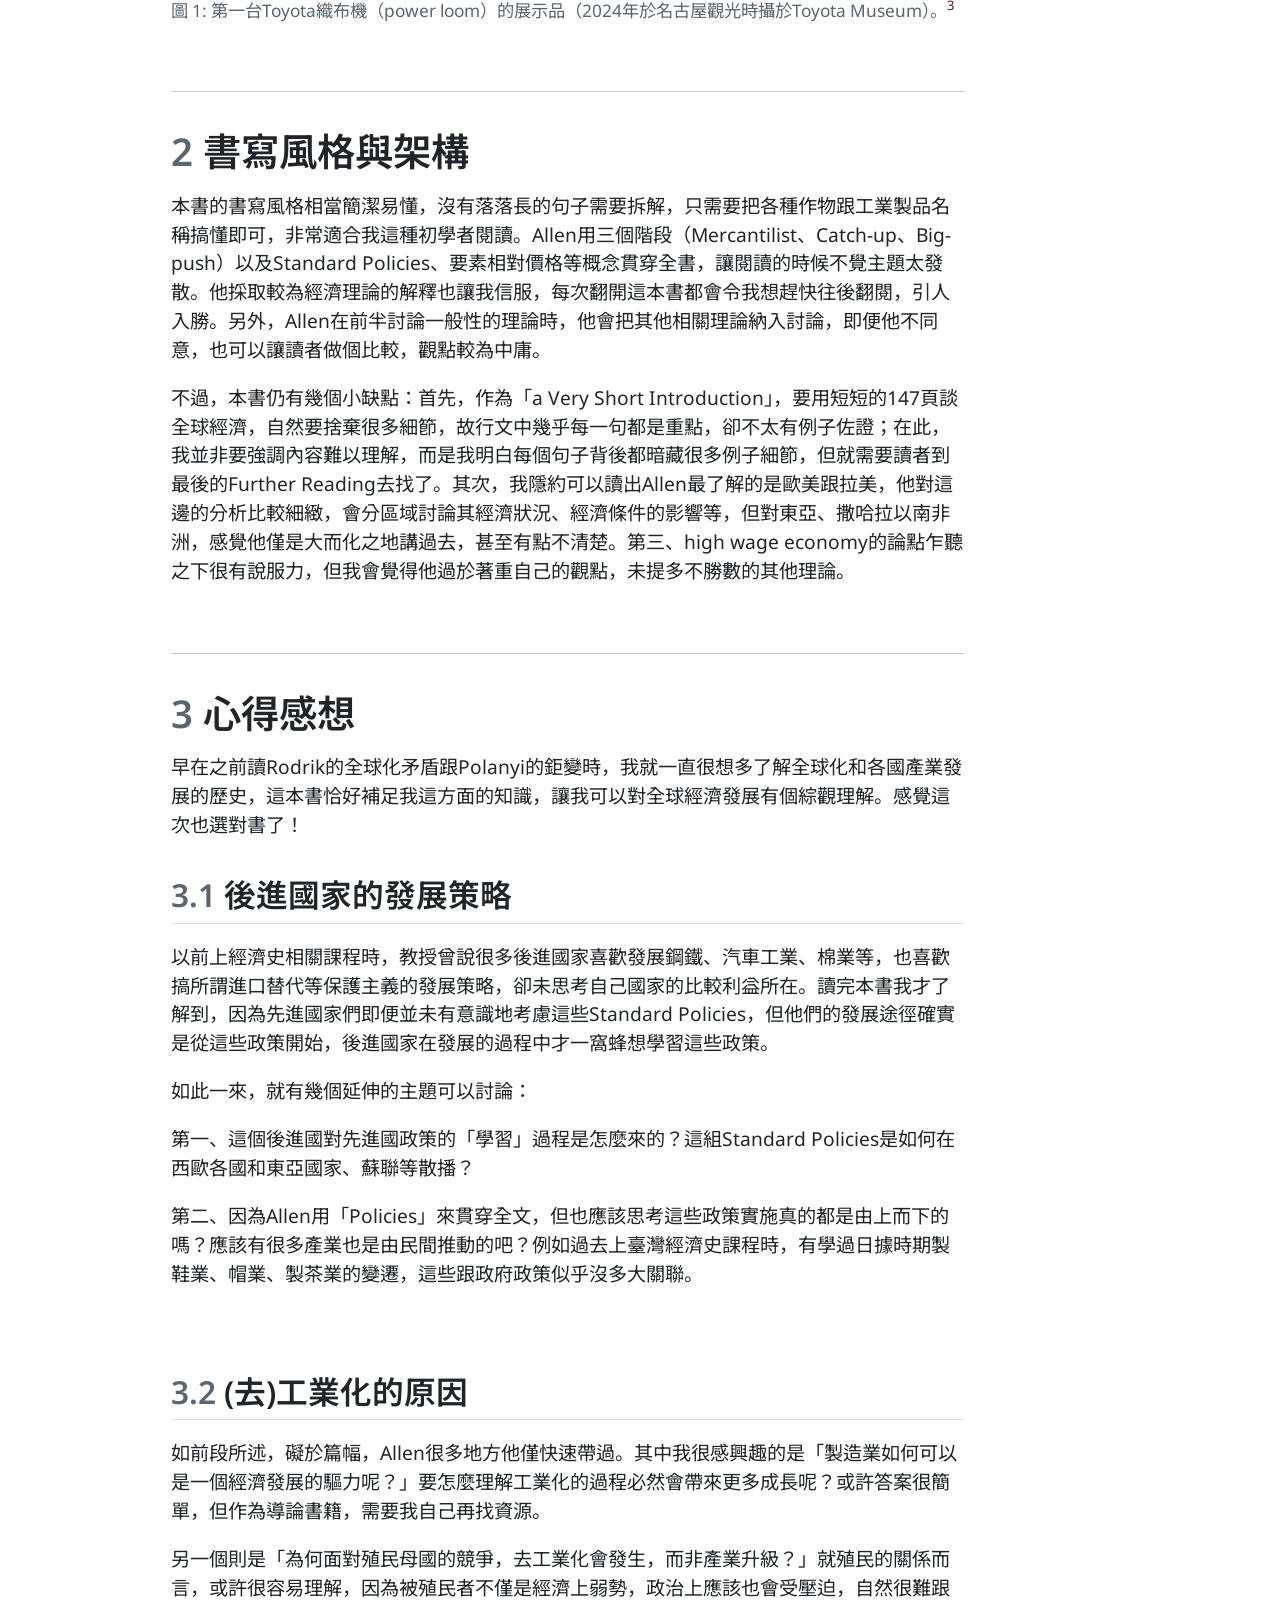
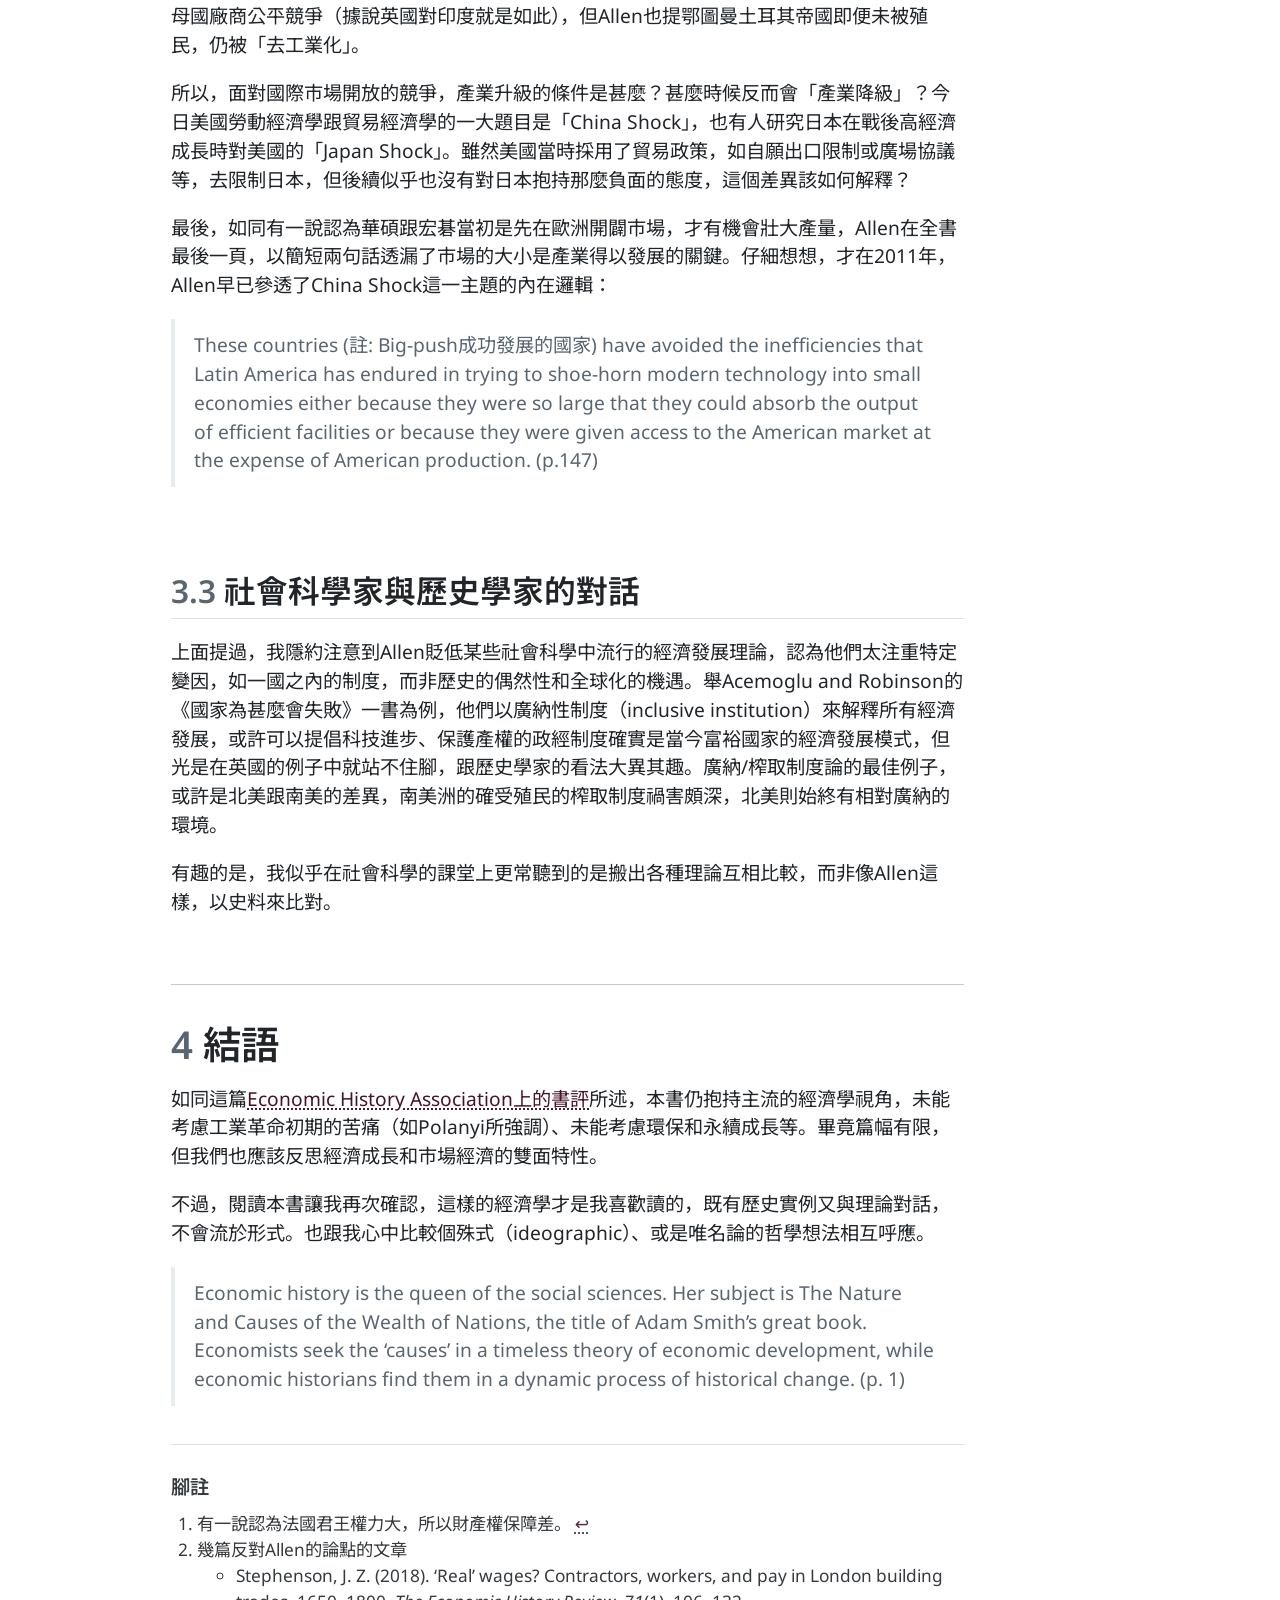
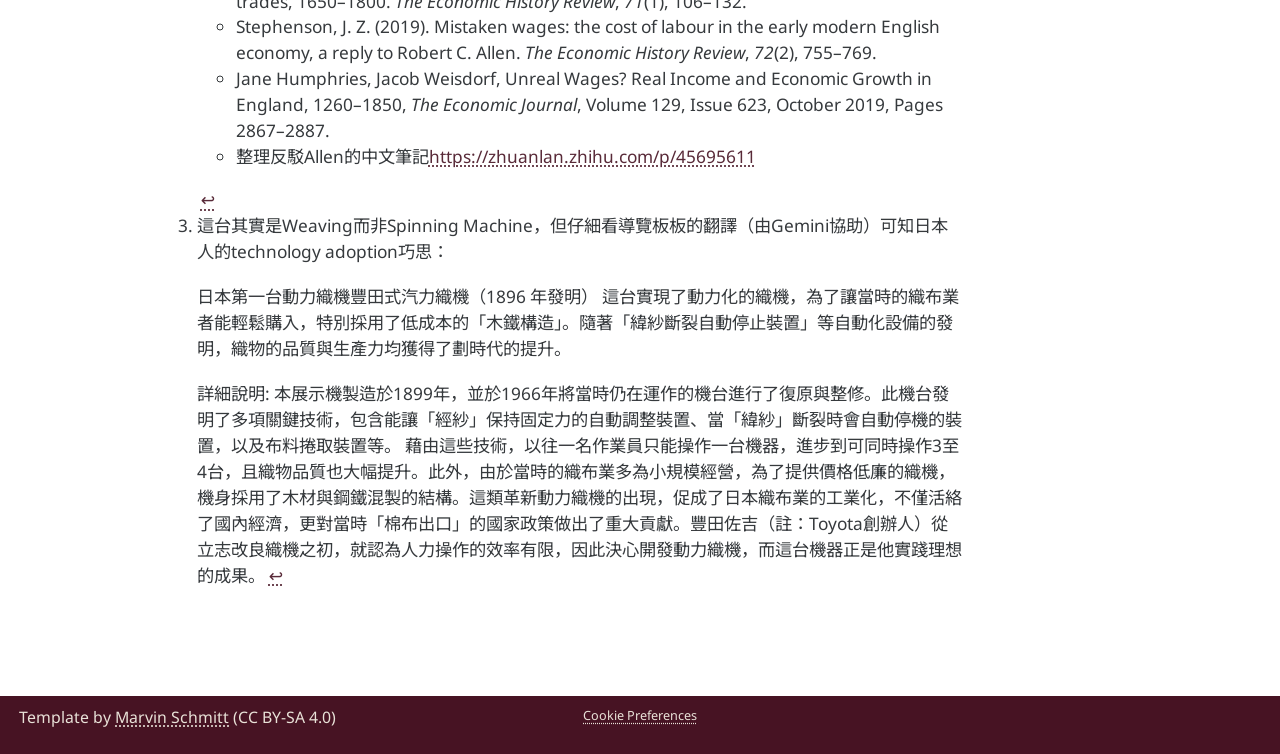
<file: docs/posts/2024-02-05-global-econ-hist/index.html>
<!DOCTYPE html>
<html xmlns="http://www.w3.org/1999/xhtml" lang="zh-Hant" xml:lang="zh-Hant"><head>

<meta charset="utf-8">
<meta name="generator" content="quarto-1.6.42">

<meta name="viewport" content="width=device-width, initial-scale=1.0, user-scalable=yes">

<meta name="author" content="Yi-Chen Li (Ethan)">
<meta name="description" content="Robert Allen《Global Economic History》讀後感，一探當今西方與非西方國家財富累積的決定因素。">

<title>書評：《Global Economic History》 – Yi-Chen Li (Ethan)</title>
<style>
code{white-space: pre-wrap;}
span.smallcaps{font-variant: small-caps;}
div.columns{display: flex; gap: min(4vw, 1.5em);}
div.column{flex: auto; overflow-x: auto;}
div.hanging-indent{margin-left: 1.5em; text-indent: -1.5em;}
ul.task-list{list-style: none;}
ul.task-list li input[type="checkbox"] {
  width: 0.8em;
  margin: 0 0.8em 0.2em -1em; /* quarto-specific, see https://github.com/quarto-dev/quarto-cli/issues/4556 */ 
  vertical-align: middle;
}
</style>


<script src="../../site_libs/quarto-nav/quarto-nav.js"></script>
<script src="../../site_libs/clipboard/clipboard.min.js"></script>
<script src="../../site_libs/quarto-search/autocomplete.umd.js"></script>
<script src="../../site_libs/quarto-search/fuse.min.js"></script>
<script src="../../site_libs/quarto-search/quarto-search.js"></script>
<meta name="quarto:offset" content="../../">
<script src="../../site_libs/cookie-consent/cookie-consent.js"></script>
<link href="../../site_libs/cookie-consent/cookie-consent.css" rel="stylesheet">
<script src="../../site_libs/quarto-html/quarto.js"></script>
<script src="../../site_libs/quarto-html/popper.min.js"></script>
<script src="../../site_libs/quarto-html/tippy.umd.min.js"></script>
<script src="../../site_libs/quarto-html/anchor.min.js"></script>
<link href="../../site_libs/quarto-html/tippy.css" rel="stylesheet">
<link href="../../site_libs/quarto-html/quarto-syntax-highlighting-2f5df379a58b258e96c21c0638c20c03.css" rel="stylesheet" id="quarto-text-highlighting-styles">
<script src="../../site_libs/bootstrap/bootstrap.min.js"></script>
<link href="../../site_libs/bootstrap/bootstrap-icons.css" rel="stylesheet">
<link href="../../site_libs/bootstrap/bootstrap-efa989f0c9dc360af039877fd8bef8b6.min.css" rel="stylesheet" append-hash="true" id="quarto-bootstrap" data-mode="light">
<script id="quarto-search-options" type="application/json">{
  "location": "navbar",
  "copy-button": false,
  "collapse-after": 3,
  "panel-placement": "end",
  "type": "textbox",
  "limit": 50,
  "keyboard-shortcut": [
    "f",
    "/",
    "s"
  ],
  "language": {
    "search-no-results-text": "沒有結果",
    "search-matching-documents-text": "符合的文件",
    "search-copy-link-title": "複製搜尋連結",
    "search-hide-matches-text": "隱藏其他符合的結果",
    "search-more-match-text": "更多符合結果",
    "search-more-matches-text": "更多符合結果",
    "search-clear-button-title": "清除",
    "search-text-placeholder": "",
    "search-detached-cancel-button-title": "取消",
    "search-submit-button-title": "送出",
    "search-label": "搜尋"
  }
}</script>
<script async="" src="https://www.googletagmanager.com/gtag/js?id=G-JFYLBEH0M1"></script>

<script type="text/plain" cookie-consent="tracking">

window.dataLayer = window.dataLayer || [];
function gtag(){dataLayer.push(arguments);}
gtag('js', new Date());
gtag('config', 'G-JFYLBEH0M1', { 'anonymize_ip': true});
</script>

<script type="text/javascript" charset="UTF-8">
document.addEventListener('DOMContentLoaded', function () {
cookieconsent.run({
  "notice_banner_type":"simple",
  "consent_type":"implied",
  "palette":"light",
  "language":"en",
  "page_load_consent_levels":["strictly-necessary","functionality","tracking","targeting"],
  "notice_banner_reject_button_hide":false,
  "preferences_center_close_button_hide":false,
  "website_name":""
  ,
"language":"zh-Hant"
  });
});
</script> 
  
<link rel="preconnect" href="https://fonts.googleapis.com">
<link rel="preconnect" href="https://fonts.gstatic.com" crossorigin="">
<link href="https://fonts.googleapis.com/css2?family=Noto+Sans+JP:wght@100..900&amp;family=Noto+Sans+KR:wght@100..900&amp;family=Noto+Sans+TC:wght@100..900&amp;family=Noto+Sans:ital,wght@0,100..900;1,100..900&amp;display=swap" rel="stylesheet">


</head>

<body class="nav-fixed">

<div id="quarto-search-results"></div>
  <header id="quarto-header" class="headroom fixed-top">
    <nav class="navbar navbar-expand-lg " data-bs-theme="dark">
      <div class="navbar-container container-fluid">
      <div class="navbar-brand-container mx-auto">
    <a class="navbar-brand" href="../../index.html">
    <span class="navbar-title">Yi-Chen Li (Ethan)</span>
    </a>
  </div>
            <div id="quarto-search" class="" title="搜尋"></div>
          <button class="navbar-toggler" type="button" data-bs-toggle="collapse" data-bs-target="#navbarCollapse" aria-controls="navbarCollapse" role="menu" aria-expanded="false" aria-label="切換導航列" onclick="if (window.quartoToggleHeadroom) { window.quartoToggleHeadroom(); }">
  <span class="navbar-toggler-icon"></span>
</button>
          <div class="collapse navbar-collapse" id="navbarCollapse">
            <ul class="navbar-nav navbar-nav-scroll me-auto">
  <li class="nav-item">
    <a class="nav-link" href="../../cv/index.html"> 
<span class="menu-text">CV</span></a>
  </li>  
  <li class="nav-item">
    <a class="nav-link" href="../../posts/"> 
<span class="menu-text">Blog</span></a>
  </li>  
</ul>
            <ul class="navbar-nav navbar-nav-scroll ms-auto">
  <li class="nav-item compact">
    <a class="nav-link" href="mailto:ethanli.taiwan@gmail.com"> <i class="bi bi-envelope" role="img" aria-label="email">
</i> 
<span class="menu-text"></span></a>
  </li>  
  <li class="nav-item compact">
    <a class="nav-link" href="https://www.linkedin.com/in/yi-chen-li-a75513308"> <i class="bi bi-linkedin" role="img">
</i> 
<span class="menu-text"></span></a>
  </li>  
  <li class="nav-item compact">
    <a class="nav-link" href="https://x.com/EthanLi1999"> <i class="bi bi-twitter-x" role="img">
</i> 
<span class="menu-text"></span></a>
  </li>  
</ul>
          </div> <!-- /navcollapse -->
            <div class="quarto-navbar-tools">
</div>
      </div> <!-- /container-fluid -->
    </nav>
</header>
<!-- content -->
<div id="quarto-content" class="quarto-container page-columns page-rows-contents page-layout-article page-navbar">
<!-- sidebar -->
<!-- margin-sidebar -->
    <div id="quarto-margin-sidebar" class="sidebar margin-sidebar">
        <nav id="TOC" role="doc-toc" class="toc-active">
    <h2 id="toc-title">本頁目錄</h2>
   
  <ul>
  <li><a href="#本書主題與架構" id="toc-本書主題與架構" class="nav-link active" data-scroll-target="#本書主題與架構"><span class="header-section-number">1</span> 本書主題與架構</a>
  <ul class="collapse">
  <li><a href="#歷史的機遇第一波全球化" id="toc-歷史的機遇第一波全球化" class="nav-link" data-scroll-target="#歷史的機遇第一波全球化"><span class="header-section-number">1.1</span> 歷史的機遇：第一波全球化</a></li>
  <li><a href="#英國的工業革命" id="toc-英國的工業革命" class="nav-link" data-scroll-target="#英國的工業革命"><span class="header-section-number">1.2</span> 英國的工業革命</a></li>
  <li><a href="#西歐歐陸國家與美國的追趕" id="toc-西歐歐陸國家與美國的追趕" class="nav-link" data-scroll-target="#西歐歐陸國家與美國的追趕"><span class="header-section-number">1.3</span> 西歐歐陸國家與美國的追趕</a></li>
  <li><a href="#為甚麼其他地區在工業革命同時未能採用新科技" id="toc-為甚麼其他地區在工業革命同時未能採用新科技" class="nav-link" data-scroll-target="#為甚麼其他地區在工業革命同時未能採用新科技"><span class="header-section-number">1.4</span> 為甚麼其他地區在工業革命同時未能採用新科技？</a></li>
  <li><a href="#為甚麼standard-policies會漸漸失效日本為何成功" id="toc-為甚麼standard-policies會漸漸失效日本為何成功" class="nav-link" data-scroll-target="#為甚麼standard-policies會漸漸失效日本為何成功"><span class="header-section-number">1.5</span> 為甚麼Standard Policies會漸漸失效？日本為何成功？</a></li>
  </ul></li>
  <li><a href="#書寫風格與架構" id="toc-書寫風格與架構" class="nav-link" data-scroll-target="#書寫風格與架構"><span class="header-section-number">2</span> 書寫風格與架構</a></li>
  <li><a href="#心得感想" id="toc-心得感想" class="nav-link" data-scroll-target="#心得感想"><span class="header-section-number">3</span> 心得感想</a>
  <ul class="collapse">
  <li><a href="#後進國家的發展策略" id="toc-後進國家的發展策略" class="nav-link" data-scroll-target="#後進國家的發展策略"><span class="header-section-number">3.1</span> 後進國家的發展策略</a></li>
  <li><a href="#去工業化的原因" id="toc-去工業化的原因" class="nav-link" data-scroll-target="#去工業化的原因"><span class="header-section-number">3.2</span> (去)工業化的原因</a></li>
  <li><a href="#社會科學家與歷史學家的對話" id="toc-社會科學家與歷史學家的對話" class="nav-link" data-scroll-target="#社會科學家與歷史學家的對話"><span class="header-section-number">3.3</span> 社會科學家與歷史學家的對話</a></li>
  </ul></li>
  <li><a href="#結語" id="toc-結語" class="nav-link" data-scroll-target="#結語"><span class="header-section-number">4</span> 結語</a></li>
  </ul>
</nav>
    </div>
<!-- main -->
<main class="content" id="quarto-document-content">

<header id="title-block-header" class="quarto-title-block default">
<div class="quarto-title">
<h1 class="title">書評：《Global Economic History》</h1>
  <div class="quarto-categories">
    <div class="quarto-category">book-review</div>
  </div>
  </div>

<div>
  <div class="description">
    Robert Allen《Global Economic History》讀後感，一探當今西方與非西方國家財富累積的決定因素。
  </div>
</div>


<div class="quarto-title-meta">

    <div>
    <div class="quarto-title-meta-heading">作者</div>
    <div class="quarto-title-meta-contents">
             <p>Yi-Chen Li (Ethan) </p>
          </div>
  </div>
    
    <div>
    <div class="quarto-title-meta-heading">發佈於</div>
    <div class="quarto-title-meta-contents">
      <p class="date">2024年2月15日</p>
    </div>
  </div>
  
    
  </div>
  


</header>


<p><br></p>
<p>《Global Economic History: a Very Short Introduction》是紐約大學阿布達比分校的經濟史教授Robert C. Allen在2011年為牛津大學出版社「A Very Short Introduction」系列所撰寫的導論書籍，介紹自大航海時代開始的經濟發展史，由淺入深地讓讀者對全球經濟和各大洲的發展史有初步掌握。本書不只在Google Scholar上有極高的引用數，網路上幾個可以找到的<a href="https://eh.net/book_reviews/global-economic-history-a-very-short-introduction/">經濟史書評</a>也都普遍給予正評。</p>
<p>Allen教授曾任教於牛津大學，退休後才轉到紐約大學阿布達比分校。其著名的研究領域是英國工業革命，最有名的就是他對英國工業革命的「high-wage economy假說」：英國是因為要素相對價格高—工資對資本的相對價格高—導致英國最先研發節省勞力、資本集中的科技。近期他似乎也開始研究西亞歷史，在American Economic Review上發了一篇美索布達尼亞政府形成原因的文章〈The Economic Origins of Government〉，可謂經濟史之光（？）。</p>
<div class="quarto-figure quarto-figure-center">
<figure class="figure">
<p><img src="book-review.png" class="img-fluid figure-img" style="width:80.0%"></p>
<figcaption>Gemini為這篇書評做的封面。</figcaption>
</figure>
</div>
<p>以下我會簡短帶過本書的主題跟架構，最後討論幾個我特別有興趣的概念跟想法。</p>
<p><br></p>
<section id="本書主題與架構" class="level1" data-number="1">
<h1 data-number="1"><span class="header-section-number">1</span> 本書主題與架構</h1>
<p>本書雖名為全球經濟史，但實際內容聚焦在大航海時代到今日的經濟發展史（這是我開始看才知道的，哈），想了解中古或古代史的讀者請左轉。</p>
<p>Allen在第一章「The Great Divergence」指出當今的全球財富的分配不均來自15世紀末歐洲人開始的大航海時代，之後歐洲跟非歐洲地區便開展了<strong>The Great Divergence</strong>。自此開始，他粗略將全球經濟史分為三個時期：</p>
<ol type="1">
<li><p><strong>Mercantilist Era（1500–1800）</strong>：西歐國家擴展海外殖民地，提倡貿易跟保護主義。這時還未有現代提倡經濟發展的概念。</p></li>
<li><p><strong>Catch-up （1800~1900）</strong>：英國已經開始進入工業化的社會，打敗其他歐陸的產業；同時西歐國家因為拿破崙戰爭結束，開始追趕英國，他們跟剛獨立的美國都採用了四個「Standard Policies」：building transportation infrastructure、the erection of an external tariff to protect their industries from British competition、the chartering of banks to stabilize the currency and finance industrial investment、the establishment of mass education to upgrade the labour force。 值得注意的是，到了19世紀末期和20世紀，這些使得西歐跟美國國家成功的Standard Package，因為制度或是經濟條件改變，已經漸漸失效（原因後面會詳述），導致試圖效仿的拉美國家成果相當有限。</p></li>
<li><p><strong>Big-push （1900~Present）</strong>：到了接近20世紀，剩下的後進國家為了追趕先進國家，其策略是Big Push，由上而下地規劃產業政策、在經濟條件還未跟上時就採用先進國家的科技等。成功的國家涵蓋日本、韓國、台灣、今日的中國（正在努力）、部分的蘇聯等。</p></li>
</ol>
<p>以下是書中The Great Divergence的圖，可以看出19世紀的經濟發展幾乎決定了今日的發展，除了成功Big Push的國家。</p>
<div class="quarto-figure quarto-figure-center">
<figure class="figure">
<p><img src="gdp-past-present.png" class="img-fluid figure-img"></p>
<figcaption>1820的人均GDP和後續成長的相關性（p.6 Figure 1）</figcaption>
</figure>
</div>
<p><br></p>
<p>第一章接著概述幾個跟經濟成長有關的概念討論，算是書中相對著墨較深的主題。</p>
<p>第一是工業化和去工業化（de-industrialization）扮演了經濟成長的引擎，當歐洲開始使用機器而進入工業化時，透過簡單的比較利益原則，那些被殖民地（如印度）跟傳統帝國（中國或鄂圖曼土耳其帝國等）都被「去工業化」了，反而讓這些地方進入低度發展（underdevelopment）。</p>
<p>第二是實質薪資（real wage）的計算，這是Allen的一大學術貢獻，也是後來較受爭議的論點。他用各地區得以恰好生存的一籃子食物—bare-bone subsistence—為基礎，計算各時期和各地區的工人薪資可以買幾個籃子，以此計算其實質薪資高低。他發現英國在工業革命前就已經有高於歐陸和亞洲國家的實質薪資，並推論這導致英國人研發了節省勞力的科技。</p>
<p>有了第一章經濟發展的綜觀圖像後，後續章節他先討論西歐在海外探險中的興起、英國工業革命。美洲、非洲則獨立出章節，最後幾章討論big push以及為何standard package後來會失效。</p>
<p>接下來我回顧幾個我認為比較有趣的主題。</p>
<p><br></p>
<section id="歷史的機遇第一波全球化" class="level2" data-number="1.1">
<h2 data-number="1.1" class="anchored" data-anchor-id="歷史的機遇第一波全球化"><span class="header-section-number">1.1</span> 歷史的機遇：第一波全球化</h2>
<p>很多社會科學家喜歡找通則性的理論來解釋經濟發展，例如制度、地理、文化等等，不管是何者，似乎看在歷史學家眼中都不完整。事實上，我們必須先好好描繪地理大發現對西歐國家的影響。</p>
<p>因為三桅帆船（full-rigged ship）的發明，遠洋航海變得可能。15世紀末的探險者來自西班牙跟葡萄牙，如da Gama和Columbus；這兩國最早開始在中南美洲設立殖民地和東印度公司。而英國跟荷蘭則在17世紀抵達東印度，加入海外冒險的行列，擊敗西班牙與葡萄牙的霸權地位。</p>
<p>人類歷史上的初次全球化對於「葡西」和「荷英」兩組國家有迴異的影響，前者在南美發現大量白銀，然而白銀是不利於產業發展的商品，讓兩國經歷高通膨且弱化產業競爭力；反之，後者則透過貿易壯大了自己的產業，為工業革命奠基。奠基之處在於，因為商業活絡，因此勞動市場更為緊繃、農業和能源的科技開始革新、人力資本（教育）的投資增加等。像這樣的經濟發展結果，確實只能用歷史的機遇來解釋。</p>
<p><br></p>
</section>
<section id="英國的工業革命" class="level2" data-number="1.2">
<h2 data-number="1.2" class="anchored" data-anchor-id="英國的工業革命"><span class="header-section-number">1.2</span> 英國的工業革命</h2>
<p>Allen在第三章「The Industrial Revolution」起頭一樣略為貶抑那些經濟學家喜愛的制度解釋，他舉例說明英國在18世紀即便有國會，不僅可投票人口僅佔英格蘭人口3~5%，國王權力仍非常大，對民間的壓制和財產權的威脅不亞於法國。<a href="#fn1" class="footnote-ref" id="fnref1" role="doc-noteref"><sup>1</sup></a> 然而，某些政策提倡了英國的經濟發展，包含支持軍隊拓展海外殖民地跟海外貿易、壓制國內反對新機器的運動、侵犯財產權以建設運河渠道等。至於科學文化蓬勃發展一解釋，他則持中庸態度，認為確實有科學社群的發展，但實際上有多少人參與其中仍無定論。</p>
<p>那到底為甚麼英國最先工業革命呢？合併第五章「The Great Empires」的解釋，大概有幾個因素（真要講，這方面的解釋多如牛毛，我只列出他提到的幾個）：</p>
<ol type="1">
<li>全球化(如上述)已經讓此地的經濟蓬勃發展。</li>
<li>California School認為，英國的經濟重心地理上靠近煤炭產地是一大關鍵，讓英格蘭得以使用相對低廉的方式使用蒸汽機跟後續的科技，這是其他古老帝國—如中國—未有的優勢。</li>
<li>Allen的high wage假說認為，英國的高實質工資為全球之最，簡單的要素相對價格之下，合併第二點的煤炭使用，讓英國商人更有誘因採用節省勞力的機器。</li>
<li>從紐康門蒸汽機開始，即便一開始僅僅是想抽乾礦坑的水，但它是一個general-purpose technology （GPT），到19世紀被使用到火車跟船上，大幅提升了運輸效率跟生產力。</li>
</ol>
<p>第三點他用了棉花業來解釋，認為最早採用機器的目的是yarn spinning，跟蒸汽機無關，因為棉花spin愈多次品質愈好，但手工相當費力。既然這是一個製棉業者皆知的事情，英國人卻有動機不斷嘗試使用機器。這個案例乍聽之下很有說服力，而且他採用了令人信服的經濟理論。不過，後續的研究已經提出不少質疑，Jane Humphries與Judy Z. Stephenson教授的數篇文章給了更精準的薪資計算，指出英國的實質薪資並非歐洲之最。<a href="#fn2" class="footnote-ref" id="fnref2" role="doc-noteref"><sup>2</sup></a></p>
<p><br></p>
</section>
<section id="西歐歐陸國家與美國的追趕" class="level2" data-number="1.3">
<h2 data-number="1.3" class="anchored" data-anchor-id="西歐歐陸國家與美國的追趕"><span class="header-section-number">1.3</span> 西歐歐陸國家與美國的追趕</h2>
<p>Allen在第四章「The Ascent of the Rich」討論西歐歐陸國家跟美國是如何在19世紀追趕上英國的。他再次貶抑某些institutionalist所說「法國大革命跟拿破崙戰敗後，當地的舊制度已經被掃除」一觀點。他注重西歐國家追趕英國的standard policies，這些政策也在美國實施，提倡者包含Hamilton，曾去過美國一趟的德國國民經濟學者List。</p>
<p>這些政策跟英國迴異之處主要在於「追趕」（Catch-up）的性質。舉例來說，investment bank這類提供長期工業資本的銀行僅存在於西歐，而英國工業革命過程中並沒有；在當時的普魯士，這種銀行會介入廠商的營運、提供長期融資等，跟Alexander Gerschenkron的觀點一致。同時，西歐跟美國在執行standard policies時，本國的廠商都有充分機會發展，例如汽車業跟鐵路發展時，相關的鋼鐵業可以同時發展等。其他還有大規模教育提倡學術研究…等，也跟當時民族主義和國家統一的潮流有關。</p>
<p><br></p>
</section>
<section id="為甚麼其他地區在工業革命同時未能採用新科技" class="level2" data-number="1.4">
<h2 data-number="1.4" class="anchored" data-anchor-id="為甚麼其他地區在工業革命同時未能採用新科技"><span class="header-section-number">1.4</span> 為甚麼其他地區在工業革命同時未能採用新科技？</h2>
<p>在第五章「The Great Empire」，Allen討論古老的文明，例如印度、鄂圖曼土耳其、中國等地，過去也有繁榮的科技發展，但為何他們未能採用資本密集的新科技？</p>
<p>Allen延續他的high wage說，認為其他地區並沒有歐洲那樣的要素相對價格結構，也沒有煤炭能源的地理優勢等。而在被殖民地，因為簡單的比較利益原則，加上蒸汽船的發展與國際市場整合，國際市場競爭加劇之下，他們無法跟殖民母國採用新科技的製造業競爭，導致去工業化。至於在當時仍有效的standard policies，在被殖民地自然無法實施，即便實施了，受益的廠商也是殖民母國，而非被殖民者的廠商。</p>
<p><br></p>
</section>
<section id="為甚麼standard-policies會漸漸失效日本為何成功" class="level2" data-number="1.5">
<h2 data-number="1.5" class="anchored" data-anchor-id="為甚麼standard-policies會漸漸失效日本為何成功"><span class="header-section-number">1.5</span> 為甚麼Standard Policies會漸漸失效？日本為何成功？</h2>
<p>後面幾個章節，尤其拉美的章節，除了地理因素跟殖民遺緒，Allen解釋為何後來Standard Policies會失效。</p>
<ol type="1">
<li>到了19世紀後期，先進國家的科技漸趨資本密集，這對於還處在相對低度發展、勞力豐沛的地區而言，他們毫無誘因採用之，即便採用了收益也不高。</li>
<li>他以minimum efficient scale的概念，認為先進國家的產業已經進展到需要極大的規模才能達到長期成本線的低點，這對後進國家來說幾乎不可能。</li>
<li>類似依賴理論所說，殖民遺緒導致的初級製品產業在國際市場上較無市場力量，價格低等。</li>
</ol>
<p>至於日本為何得以成功？Allen繼續使用要素價格的理論，認為日本的產業在引進新科技時，會試圖修改，使其符合日本的經濟條件，包含減少鋼鐵零件改用木頭、採用JIT製程等。到戰後，Allen也解釋說日本透過由上而下的發展模式，推進到minimum efficient scale。</p>
<p>這點我上次到名古屋的Toyota Museum時特別有感，日本真的是跟奇蹟一般在短短幾年內改出煉鐵廠、造出織布機和汽車。下圖是那時拍的第一台動力織布機展品。</p>
<div id="fig-powerloom" class="quarto-layout-panel">
<figure class="quarto-float quarto-float-fig figure">
<div aria-describedby="fig-powerloom-caption-0ceaefa1-69ba-4598-a22c-09a6ac19f8ca">
<div class="quarto-layout-row">
<div class="quarto-layout-cell-subref quarto-layout-cell" data-ref-parent="fig-powerloom" style="flex-basis: 50.0%;justify-content: flex-start;">
<div id="fig-loom" class="quarto-float quarto-figure quarto-figure-center anchored">
<figure class="quarto-float quarto-subfloat-fig figure">
<div aria-describedby="fig-loom-caption-0ceaefa1-69ba-4598-a22c-09a6ac19f8ca">
<img src="first-power-loom.jpg" class="img-fluid figure-img" data-ref-parent="fig-powerloom">
</div>
<figcaption class="quarto-float-caption-bottom quarto-subfloat-caption quarto-subfloat-fig" id="fig-loom-caption-0ceaefa1-69ba-4598-a22c-09a6ac19f8ca">
(a) 日本史上第一台動力織布機
</figcaption>
</figure>
</div>
</div>
<div class="quarto-layout-cell-subref quarto-layout-cell" data-ref-parent="fig-powerloom" style="flex-basis: 50.0%;justify-content: flex-start;">
<div id="fig-intro" class="quarto-float quarto-figure quarto-figure-center anchored">
<figure class="quarto-float quarto-subfloat-fig figure">
<div aria-describedby="fig-intro-caption-0ceaefa1-69ba-4598-a22c-09a6ac19f8ca">
<img src="first-power-loom-intro.jpg" class="img-fluid figure-img" data-ref-parent="fig-powerloom">
</div>
<figcaption class="quarto-float-caption-bottom quarto-subfloat-caption quarto-subfloat-fig" id="fig-intro-caption-0ceaefa1-69ba-4598-a22c-09a6ac19f8ca">
(b) 導覽板板放大
</figcaption>
</figure>
</div>
</div>
</div>
</div>
<figcaption class="quarto-float-caption-bottom quarto-float-caption quarto-float-fig" id="fig-powerloom-caption-0ceaefa1-69ba-4598-a22c-09a6ac19f8ca">
圖&nbsp;1: 第一台Toyota織布機（power loom）的展示品（2024年於名古屋觀光時攝於Toyota Museum）。<a href="#fn3" class="footnote-ref" id="fnref3" role="doc-noteref"><sup>3</sup></a>
</figcaption>
</figure>
</div>
<p><br></p>
<hr>
</section>
</section>
<section id="書寫風格與架構" class="level1" data-number="2">
<h1 data-number="2"><span class="header-section-number">2</span> 書寫風格與架構</h1>
<p>本書的書寫風格相當簡潔易懂，沒有落落長的句子需要拆解，只需要把各種作物跟工業製品名稱搞懂即可，非常適合我這種初學者閱讀。Allen用三個階段（Mercantilist、Catch-up、Big-push）以及Standard Policies、要素相對價格等概念貫穿全書，讓閱讀的時候不覺主題太發散。他採取較為經濟理論的解釋也讓我信服，每次翻開這本書都會令我想趕快往後翻閱，引人入勝。另外，Allen在前半討論一般性的理論時，他會把其他相關理論納入討論，即便他不同意，也可以讓讀者做個比較，觀點較為中庸。</p>
<p>不過，本書仍有幾個小缺點：首先，作為「a Very Short Introduction」，要用短短的147頁談全球經濟，自然要捨棄很多細節，故行文中幾乎每一句都是重點，卻不太有例子佐證；在此，我並非要強調內容難以理解，而是我明白每個句子背後都暗藏很多例子細節，但就需要讀者到最後的Further Reading去找了。其次，我隱約可以讀出Allen最了解的是歐美跟拉美，他對這邊的分析比較細緻，會分區域討論其經濟狀況、經濟條件的影響等，但對東亞、撒哈拉以南非洲，感覺他僅是大而化之地講過去，甚至有點不清楚。第三、high wage economy的論點乍聽之下很有說服力，但我會覺得他過於著重自己的觀點，未提多不勝數的其他理論。</p>
<p><br></p>
<hr>
</section>
<section id="心得感想" class="level1" data-number="3">
<h1 data-number="3"><span class="header-section-number">3</span> 心得感想</h1>
<p>早在之前讀Rodrik的全球化矛盾跟Polanyi的鉅變時，我就一直很想多了解全球化和各國產業發展的歷史，這本書恰好補足我這方面的知識，讓我可以對全球經濟發展有個綜觀理解。感覺這次也選對書了！</p>
<section id="後進國家的發展策略" class="level2" data-number="3.1">
<h2 data-number="3.1" class="anchored" data-anchor-id="後進國家的發展策略"><span class="header-section-number">3.1</span> 後進國家的發展策略</h2>
<p>以前上經濟史相關課程時，教授曾說很多後進國家喜歡發展鋼鐵、汽車工業、棉業等，也喜歡搞所謂進口替代等保護主義的發展策略，卻未思考自己國家的比較利益所在。讀完本書我才了解到，因為先進國家們即便並未有意識地考慮這些Standard Policies，但他們的發展途徑確實是從這些政策開始，後進國家在發展的過程中才一窩蜂想學習這些政策。</p>
<p>如此一來，就有幾個延伸的主題可以討論：</p>
<p>第一、這個後進國對先進國政策的「學習」過程是怎麼來的？這組Standard Policies是如何在西歐各國和東亞國家、蘇聯等散播？</p>
<p>第二、因為Allen用「Policies」來貫穿全文，但也應該思考這些政策實施真的都是由上而下的嗎？應該有很多產業也是由民間推動的吧？例如過去上臺灣經濟史課程時，有學過日據時期製鞋業、帽業、製茶業的變遷，這些跟政府政策似乎沒多大關聯。</p>
<p><br></p>
</section>
<section id="去工業化的原因" class="level2" data-number="3.2">
<h2 data-number="3.2" class="anchored" data-anchor-id="去工業化的原因"><span class="header-section-number">3.2</span> (去)工業化的原因</h2>
<p>如前段所述，礙於篇幅，Allen很多地方他僅快速帶過。其中我很感興趣的是「製造業如何可以是一個經濟發展的驅力呢？」要怎麼理解工業化的過程必然會帶來更多成長呢？或許答案很簡單，但作為導論書籍，需要我自己再找資源。</p>
<p>另一個則是「為何面對殖民母國的競爭，去工業化會發生，而非產業升級？」就殖民的關係而言，或許很容易理解，因為被殖民者不僅是經濟上弱勢，政治上應該也會受壓迫，自然很難跟母國廠商公平競爭（據說英國對印度就是如此），但Allen也提鄂圖曼土耳其帝國即便未被殖民，仍被「去工業化」。</p>
<p>所以，面對國際市場開放的競爭，產業升級的條件是甚麼？甚麼時候反而會「產業降級」？今日美國勞動經濟學跟貿易經濟學的一大題目是「China Shock」，也有人研究日本在戰後高經濟成長時對美國的「Japan Shock」。雖然美國當時採用了貿易政策，如自願出口限制或廣場協議等，去限制日本，但後續似乎也沒有對日本抱持那麼負面的態度，這個差異該如何解釋？</p>
<p>最後，如同有一說認為華碩跟宏碁當初是先在歐洲開闢市場，才有機會壯大產量，Allen在全書最後一頁，以簡短兩句話透漏了市場的大小是產業得以發展的關鍵。仔細想想，才在2011年，Allen早已參透了China Shock這一主題的內在邏輯：</p>
<blockquote class="blockquote">
<p>These countries (註: Big-push成功發展的國家) have avoided the inefficiencies that Latin America has endured in trying to shoe-horn modern technology into small economies either because they were so large that they could absorb the output of efficient facilities or because they were given access to the American market at the expense of American production. (p.147)</p>
</blockquote>
<p><br></p>
</section>
<section id="社會科學家與歷史學家的對話" class="level2" data-number="3.3">
<h2 data-number="3.3" class="anchored" data-anchor-id="社會科學家與歷史學家的對話"><span class="header-section-number">3.3</span> 社會科學家與歷史學家的對話</h2>
<p>上面提過，我隱約注意到Allen貶低某些社會科學中流行的經濟發展理論，認為他們太注重特定變因，如一國之內的制度，而非歷史的偶然性和全球化的機遇。舉Acemoglu and Robinson的《國家為甚麼會失敗》一書為例，他們以廣納性制度（inclusive institution）來解釋所有經濟發展，或許可以提倡科技進步、保護產權的政經制度確實是當今富裕國家的經濟發展模式，但光是在英國的例子中就站不住腳，跟歷史學家的看法大異其趣。廣納/榨取制度論的最佳例子，或許是北美跟南美的差異，南美洲的確受殖民的榨取制度禍害頗深，北美則始終有相對廣納的環境。</p>
<p>有趣的是，我似乎在社會科學的課堂上更常聽到的是搬出各種理論互相比較，而非像Allen這樣，以史料來比對。</p>
<p><br></p>
<hr>
</section>
</section>
<section id="結語" class="level1" data-number="4">
<h1 data-number="4"><span class="header-section-number">4</span> 結語</h1>
<p>如同這篇<a href="https://eh.net/book_reviews/global-economic-history-a-very-short-introduction/">Economic History Association上的書評</a>所述，本書仍抱持主流的經濟學視角，未能考慮工業革命初期的苦痛（如Polanyi所強調）、未能考慮環保和永續成長等。畢竟篇幅有限，但我們也應該反思經濟成長和市場經濟的雙面特性。</p>
<p>不過，閱讀本書讓我再次確認，這樣的經濟學才是我喜歡讀的，既有歷史實例又與理論對話，不會流於形式。也跟我心中比較個殊式（ideographic）、或是唯名論的哲學想法相互呼應。</p>
<blockquote class="blockquote">
<p>Economic history is the queen of the social sciences. Her subject is The Nature and Causes of the Wealth of Nations, the title of Adam Smith’s great book. Economists seek the ‘causes’ in a timeless theory of economic development, while economic historians find them in a dynamic process of historical change. (p.&nbsp;1)</p>
</blockquote>


</section>


<div id="quarto-appendix" class="default"><section id="footnotes" class="footnotes footnotes-end-of-document" role="doc-endnotes"><h2 class="anchored quarto-appendix-heading">腳註</h2>

<ol>
<li id="fn1"><p>有一說認為法國君王權力大，所以財產權保障差。<a href="#fnref1" class="footnote-back" role="doc-backlink">↩︎</a></p></li>
<li id="fn2"><p>幾篇反對Allen的論點的文章</p>
<ul>
<li>Stephenson, J. Z. (2018). ‘Real’ wages? Contractors, workers, and pay in London building trades, 1650–1800. <em>The Economic History Review</em>, <em>71</em>(1), 106–132.</li>
<li>Stephenson, J. Z. (2019). Mistaken wages: the cost of labour in the early modern English economy, a reply to Robert C. Allen. <em>The Economic History Review</em>, <em>72</em>(2), 755–769.</li>
<li>Jane Humphries, Jacob Weisdorf, Unreal Wages? Real Income and Economic Growth in England, 1260–1850, <em>The Economic Journal</em>, Volume 129, Issue 623, October 2019, Pages 2867–2887.</li>
<li>整理反駁Allen的中文筆記<a href="https://zhuanlan.zhihu.com/p/45695611">https://zhuanlan.zhihu.com/p/45695611</a></li>
</ul>
<a href="#fnref2" class="footnote-back" role="doc-backlink">↩︎</a></li>
<li id="fn3"><p>這台其實是Weaving而非Spinning Machine，但仔細看導覽板板的翻譯（由Gemini協助）可知日本人的technology adoption巧思：</p>
<p>日本第一台動力織機豐田式汽力織機（1896 年發明） 這台實現了動力化的織機，為了讓當時的織布業者能輕鬆購入，特別採用了低成本的「木鐵構造」。隨著「緯紗斷裂自動停止裝置」等自動化設備的發明，織物的品質與生產力均獲得了劃時代的提升。</p>
<p>詳細說明: 本展示機製造於1899年，並於1966年將當時仍在運作的機台進行了復原與整修。此機台發明了多項關鍵技術，包含能讓「經紗」保持固定力的自動調整裝置、當「緯紗」斷裂時會自動停機的裝置，以及布料捲取裝置等。 藉由這些技術，以往一名作業員只能操作一台機器，進步到可同時操作3至4台，且織物品質也大幅提升。此外，由於當時的織布業多為小規模經營，為了提供價格低廉的織機，機身採用了木材與鋼鐵混製的結構。這類革新動力織機的出現，促成了日本織布業的工業化，不僅活絡了國內經濟，更對當時「棉布出口」的國家政策做出了重大貢獻。豐田佐吉（註：Toyota創辦人）從立志改良織機之初，就認為人力操作的效率有限，因此決心開發動力織機，而這台機器正是他實踐理想的成果。<a href="#fnref3" class="footnote-back" role="doc-backlink">↩︎</a></p></li>
</ol>
</section></div></main> <!-- /main -->
<script id="quarto-html-after-body" type="application/javascript">
window.document.addEventListener("DOMContentLoaded", function (event) {
  const toggleBodyColorMode = (bsSheetEl) => {
    const mode = bsSheetEl.getAttribute("data-mode");
    const bodyEl = window.document.querySelector("body");
    if (mode === "dark") {
      bodyEl.classList.add("quarto-dark");
      bodyEl.classList.remove("quarto-light");
    } else {
      bodyEl.classList.add("quarto-light");
      bodyEl.classList.remove("quarto-dark");
    }
  }
  const toggleBodyColorPrimary = () => {
    const bsSheetEl = window.document.querySelector("link#quarto-bootstrap");
    if (bsSheetEl) {
      toggleBodyColorMode(bsSheetEl);
    }
  }
  toggleBodyColorPrimary();  
  const icon = "";
  const anchorJS = new window.AnchorJS();
  anchorJS.options = {
    placement: 'right',
    icon: icon
  };
  anchorJS.add('.anchored');
  const isCodeAnnotation = (el) => {
    for (const clz of el.classList) {
      if (clz.startsWith('code-annotation-')) {                     
        return true;
      }
    }
    return false;
  }
  const onCopySuccess = function(e) {
    // button target
    const button = e.trigger;
    // don't keep focus
    button.blur();
    // flash "checked"
    button.classList.add('code-copy-button-checked');
    var currentTitle = button.getAttribute("title");
    button.setAttribute("title", "已複製");
    let tooltip;
    if (window.bootstrap) {
      button.setAttribute("data-bs-toggle", "tooltip");
      button.setAttribute("data-bs-placement", "left");
      button.setAttribute("data-bs-title", "已複製");
      tooltip = new bootstrap.Tooltip(button, 
        { trigger: "manual", 
          customClass: "code-copy-button-tooltip",
          offset: [0, -8]});
      tooltip.show();    
    }
    setTimeout(function() {
      if (tooltip) {
        tooltip.hide();
        button.removeAttribute("data-bs-title");
        button.removeAttribute("data-bs-toggle");
        button.removeAttribute("data-bs-placement");
      }
      button.setAttribute("title", currentTitle);
      button.classList.remove('code-copy-button-checked');
    }, 1000);
    // clear code selection
    e.clearSelection();
  }
  const getTextToCopy = function(trigger) {
      const codeEl = trigger.previousElementSibling.cloneNode(true);
      for (const childEl of codeEl.children) {
        if (isCodeAnnotation(childEl)) {
          childEl.remove();
        }
      }
      return codeEl.innerText;
  }
  const clipboard = new window.ClipboardJS('.code-copy-button:not([data-in-quarto-modal])', {
    text: getTextToCopy
  });
  clipboard.on('success', onCopySuccess);
  if (window.document.getElementById('quarto-embedded-source-code-modal')) {
    const clipboardModal = new window.ClipboardJS('.code-copy-button[data-in-quarto-modal]', {
      text: getTextToCopy,
      container: window.document.getElementById('quarto-embedded-source-code-modal')
    });
    clipboardModal.on('success', onCopySuccess);
  }
    var localhostRegex = new RegExp(/^(?:http|https):\/\/localhost\:?[0-9]*\//);
    var mailtoRegex = new RegExp(/^mailto:/);
      var filterRegex = new RegExp('/' + window.location.host + '/');
    var isInternal = (href) => {
        return filterRegex.test(href) || localhostRegex.test(href) || mailtoRegex.test(href);
    }
    // Inspect non-navigation links and adorn them if external
 	var links = window.document.querySelectorAll('a[href]:not(.nav-link):not(.navbar-brand):not(.toc-action):not(.sidebar-link):not(.sidebar-item-toggle):not(.pagination-link):not(.no-external):not([aria-hidden]):not(.dropdown-item):not(.quarto-navigation-tool):not(.about-link)');
    for (var i=0; i<links.length; i++) {
      const link = links[i];
      if (!isInternal(link.href)) {
        // undo the damage that might have been done by quarto-nav.js in the case of
        // links that we want to consider external
        if (link.dataset.originalHref !== undefined) {
          link.href = link.dataset.originalHref;
        }
      }
    }
  function tippyHover(el, contentFn, onTriggerFn, onUntriggerFn) {
    const config = {
      allowHTML: true,
      maxWidth: 500,
      delay: 100,
      arrow: false,
      appendTo: function(el) {
          return el.parentElement;
      },
      interactive: true,
      interactiveBorder: 10,
      theme: 'quarto',
      placement: 'bottom-start',
    };
    if (contentFn) {
      config.content = contentFn;
    }
    if (onTriggerFn) {
      config.onTrigger = onTriggerFn;
    }
    if (onUntriggerFn) {
      config.onUntrigger = onUntriggerFn;
    }
    window.tippy(el, config); 
  }
  const noterefs = window.document.querySelectorAll('a[role="doc-noteref"]');
  for (var i=0; i<noterefs.length; i++) {
    const ref = noterefs[i];
    tippyHover(ref, function() {
      // use id or data attribute instead here
      let href = ref.getAttribute('data-footnote-href') || ref.getAttribute('href');
      try { href = new URL(href).hash; } catch {}
      const id = href.replace(/^#\/?/, "");
      const note = window.document.getElementById(id);
      if (note) {
        return note.innerHTML;
      } else {
        return "";
      }
    });
  }
  const xrefs = window.document.querySelectorAll('a.quarto-xref');
  const processXRef = (id, note) => {
    // Strip column container classes
    const stripColumnClz = (el) => {
      el.classList.remove("page-full", "page-columns");
      if (el.children) {
        for (const child of el.children) {
          stripColumnClz(child);
        }
      }
    }
    stripColumnClz(note)
    if (id === null || id.startsWith('sec-')) {
      // Special case sections, only their first couple elements
      const container = document.createElement("div");
      if (note.children && note.children.length > 2) {
        container.appendChild(note.children[0].cloneNode(true));
        for (let i = 1; i < note.children.length; i++) {
          const child = note.children[i];
          if (child.tagName === "P" && child.innerText === "") {
            continue;
          } else {
            container.appendChild(child.cloneNode(true));
            break;
          }
        }
        if (window.Quarto?.typesetMath) {
          window.Quarto.typesetMath(container);
        }
        return container.innerHTML
      } else {
        if (window.Quarto?.typesetMath) {
          window.Quarto.typesetMath(note);
        }
        return note.innerHTML;
      }
    } else {
      // Remove any anchor links if they are present
      const anchorLink = note.querySelector('a.anchorjs-link');
      if (anchorLink) {
        anchorLink.remove();
      }
      if (window.Quarto?.typesetMath) {
        window.Quarto.typesetMath(note);
      }
      if (note.classList.contains("callout")) {
        return note.outerHTML;
      } else {
        return note.innerHTML;
      }
    }
  }
  for (var i=0; i<xrefs.length; i++) {
    const xref = xrefs[i];
    tippyHover(xref, undefined, function(instance) {
      instance.disable();
      let url = xref.getAttribute('href');
      let hash = undefined; 
      if (url.startsWith('#')) {
        hash = url;
      } else {
        try { hash = new URL(url).hash; } catch {}
      }
      if (hash) {
        const id = hash.replace(/^#\/?/, "");
        const note = window.document.getElementById(id);
        if (note !== null) {
          try {
            const html = processXRef(id, note.cloneNode(true));
            instance.setContent(html);
          } finally {
            instance.enable();
            instance.show();
          }
        } else {
          // See if we can fetch this
          fetch(url.split('#')[0])
          .then(res => res.text())
          .then(html => {
            const parser = new DOMParser();
            const htmlDoc = parser.parseFromString(html, "text/html");
            const note = htmlDoc.getElementById(id);
            if (note !== null) {
              const html = processXRef(id, note);
              instance.setContent(html);
            } 
          }).finally(() => {
            instance.enable();
            instance.show();
          });
        }
      } else {
        // See if we can fetch a full url (with no hash to target)
        // This is a special case and we should probably do some content thinning / targeting
        fetch(url)
        .then(res => res.text())
        .then(html => {
          const parser = new DOMParser();
          const htmlDoc = parser.parseFromString(html, "text/html");
          const note = htmlDoc.querySelector('main.content');
          if (note !== null) {
            // This should only happen for chapter cross references
            // (since there is no id in the URL)
            // remove the first header
            if (note.children.length > 0 && note.children[0].tagName === "HEADER") {
              note.children[0].remove();
            }
            const html = processXRef(null, note);
            instance.setContent(html);
          } 
        }).finally(() => {
          instance.enable();
          instance.show();
        });
      }
    }, function(instance) {
    });
  }
      let selectedAnnoteEl;
      const selectorForAnnotation = ( cell, annotation) => {
        let cellAttr = 'data-code-cell="' + cell + '"';
        let lineAttr = 'data-code-annotation="' +  annotation + '"';
        const selector = 'span[' + cellAttr + '][' + lineAttr + ']';
        return selector;
      }
      const selectCodeLines = (annoteEl) => {
        const doc = window.document;
        const targetCell = annoteEl.getAttribute("data-target-cell");
        const targetAnnotation = annoteEl.getAttribute("data-target-annotation");
        const annoteSpan = window.document.querySelector(selectorForAnnotation(targetCell, targetAnnotation));
        const lines = annoteSpan.getAttribute("data-code-lines").split(",");
        const lineIds = lines.map((line) => {
          return targetCell + "-" + line;
        })
        let top = null;
        let height = null;
        let parent = null;
        if (lineIds.length > 0) {
            //compute the position of the single el (top and bottom and make a div)
            const el = window.document.getElementById(lineIds[0]);
            top = el.offsetTop;
            height = el.offsetHeight;
            parent = el.parentElement.parentElement;
          if (lineIds.length > 1) {
            const lastEl = window.document.getElementById(lineIds[lineIds.length - 1]);
            const bottom = lastEl.offsetTop + lastEl.offsetHeight;
            height = bottom - top;
          }
          if (top !== null && height !== null && parent !== null) {
            // cook up a div (if necessary) and position it 
            let div = window.document.getElementById("code-annotation-line-highlight");
            if (div === null) {
              div = window.document.createElement("div");
              div.setAttribute("id", "code-annotation-line-highlight");
              div.style.position = 'absolute';
              parent.appendChild(div);
            }
            div.style.top = top - 2 + "px";
            div.style.height = height + 4 + "px";
            div.style.left = 0;
            let gutterDiv = window.document.getElementById("code-annotation-line-highlight-gutter");
            if (gutterDiv === null) {
              gutterDiv = window.document.createElement("div");
              gutterDiv.setAttribute("id", "code-annotation-line-highlight-gutter");
              gutterDiv.style.position = 'absolute';
              const codeCell = window.document.getElementById(targetCell);
              const gutter = codeCell.querySelector('.code-annotation-gutter');
              gutter.appendChild(gutterDiv);
            }
            gutterDiv.style.top = top - 2 + "px";
            gutterDiv.style.height = height + 4 + "px";
          }
          selectedAnnoteEl = annoteEl;
        }
      };
      const unselectCodeLines = () => {
        const elementsIds = ["code-annotation-line-highlight", "code-annotation-line-highlight-gutter"];
        elementsIds.forEach((elId) => {
          const div = window.document.getElementById(elId);
          if (div) {
            div.remove();
          }
        });
        selectedAnnoteEl = undefined;
      };
        // Handle positioning of the toggle
    window.addEventListener(
      "resize",
      throttle(() => {
        elRect = undefined;
        if (selectedAnnoteEl) {
          selectCodeLines(selectedAnnoteEl);
        }
      }, 10)
    );
    function throttle(fn, ms) {
    let throttle = false;
    let timer;
      return (...args) => {
        if(!throttle) { // first call gets through
            fn.apply(this, args);
            throttle = true;
        } else { // all the others get throttled
            if(timer) clearTimeout(timer); // cancel #2
            timer = setTimeout(() => {
              fn.apply(this, args);
              timer = throttle = false;
            }, ms);
        }
      };
    }
      // Attach click handler to the DT
      const annoteDls = window.document.querySelectorAll('dt[data-target-cell]');
      for (const annoteDlNode of annoteDls) {
        annoteDlNode.addEventListener('click', (event) => {
          const clickedEl = event.target;
          if (clickedEl !== selectedAnnoteEl) {
            unselectCodeLines();
            const activeEl = window.document.querySelector('dt[data-target-cell].code-annotation-active');
            if (activeEl) {
              activeEl.classList.remove('code-annotation-active');
            }
            selectCodeLines(clickedEl);
            clickedEl.classList.add('code-annotation-active');
          } else {
            // Unselect the line
            unselectCodeLines();
            clickedEl.classList.remove('code-annotation-active');
          }
        });
      }
  const findCites = (el) => {
    const parentEl = el.parentElement;
    if (parentEl) {
      const cites = parentEl.dataset.cites;
      if (cites) {
        return {
          el,
          cites: cites.split(' ')
        };
      } else {
        return findCites(el.parentElement)
      }
    } else {
      return undefined;
    }
  };
  var bibliorefs = window.document.querySelectorAll('a[role="doc-biblioref"]');
  for (var i=0; i<bibliorefs.length; i++) {
    const ref = bibliorefs[i];
    const citeInfo = findCites(ref);
    if (citeInfo) {
      tippyHover(citeInfo.el, function() {
        var popup = window.document.createElement('div');
        citeInfo.cites.forEach(function(cite) {
          var citeDiv = window.document.createElement('div');
          citeDiv.classList.add('hanging-indent');
          citeDiv.classList.add('csl-entry');
          var biblioDiv = window.document.getElementById('ref-' + cite);
          if (biblioDiv) {
            citeDiv.innerHTML = biblioDiv.innerHTML;
          }
          popup.appendChild(citeDiv);
        });
        return popup.innerHTML;
      });
    }
  }
});
</script>
</div> <!-- /content -->
<footer class="footer">
  <div class="nav-footer">
    <div class="nav-footer-left">
<p><span class="faux-block">Template by <a href="https://marvin-schmitt.com/blog/website-tutorial-quarto/">Marvin Schmitt</a> (CC BY-SA 4.0)</span></p>
</div>   
    <div class="nav-footer-center">

<div class="cookie-consent-footer"><a href="#" id="open_preferences_center">Cookie Preferences</a></div></div>
    <div class="nav-footer-right">
      &nbsp;
    </div>
  </div>
</footer>




</body></html>
</file>
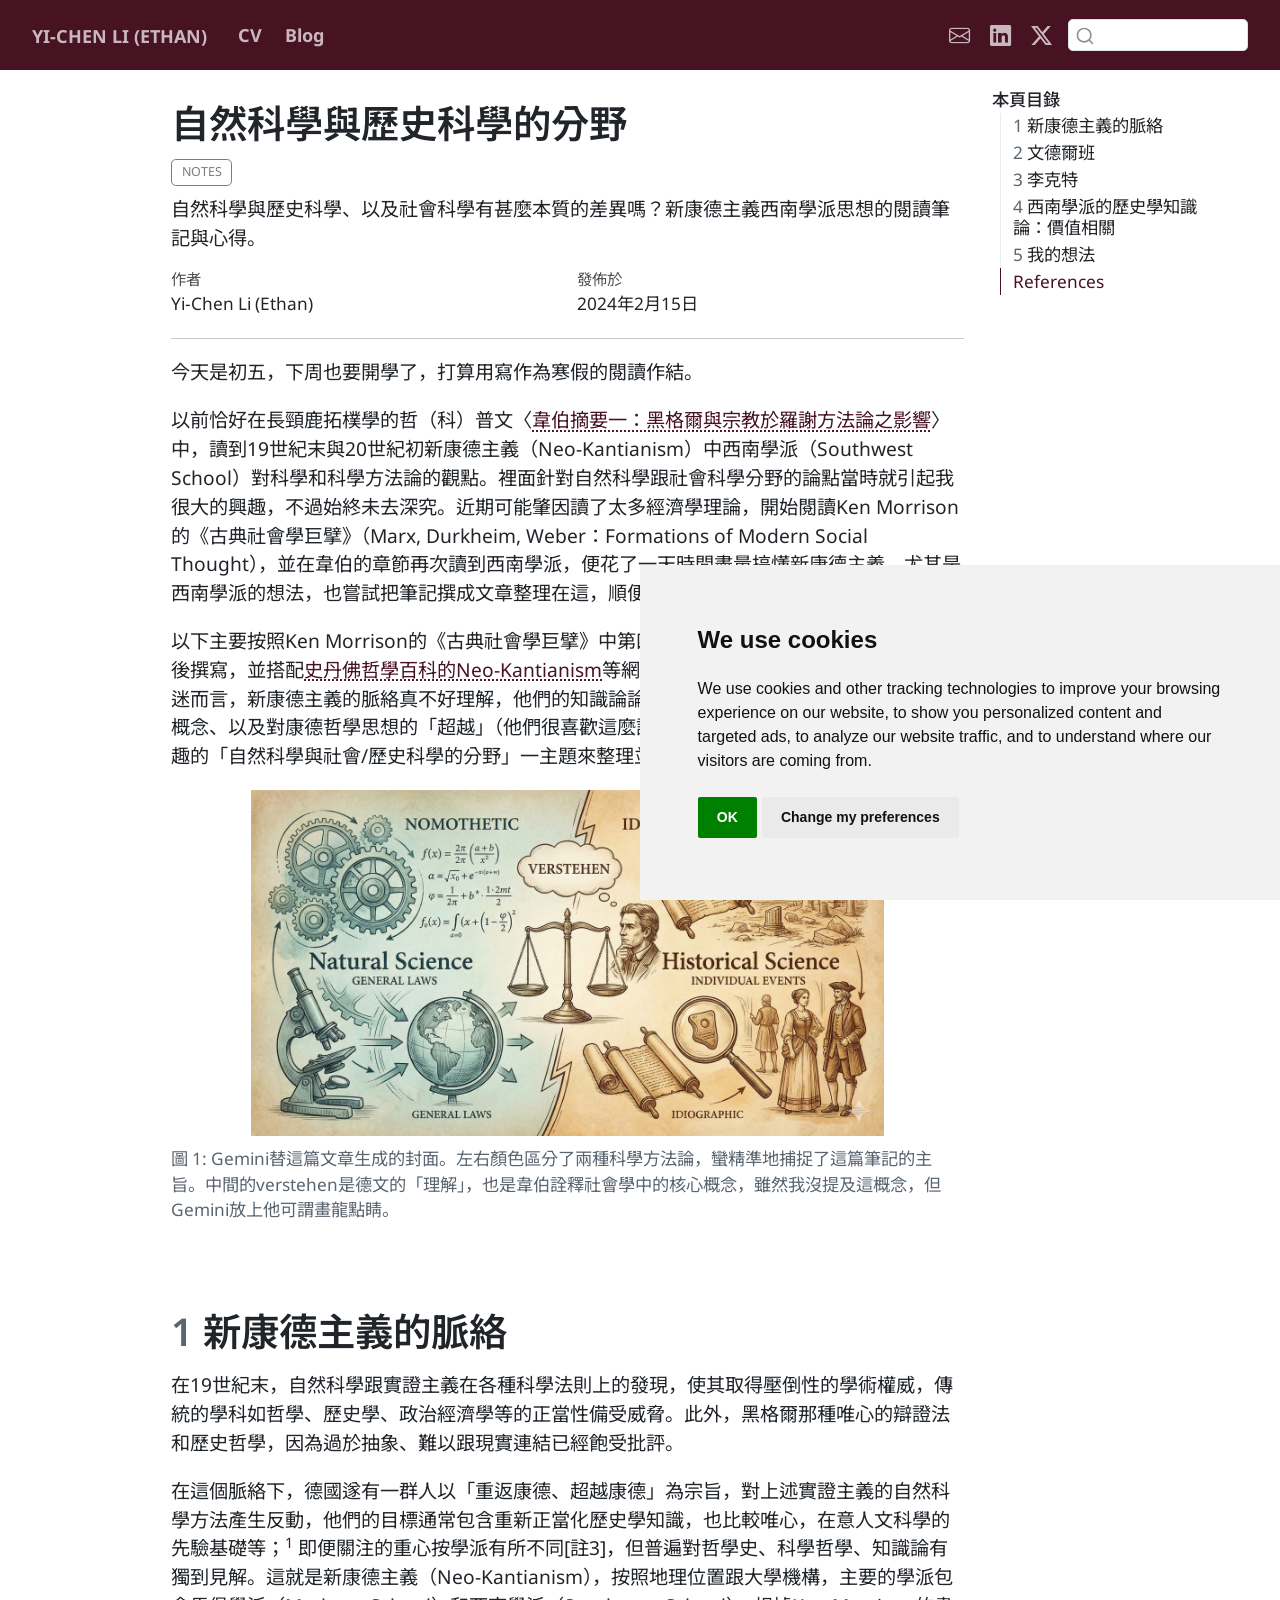
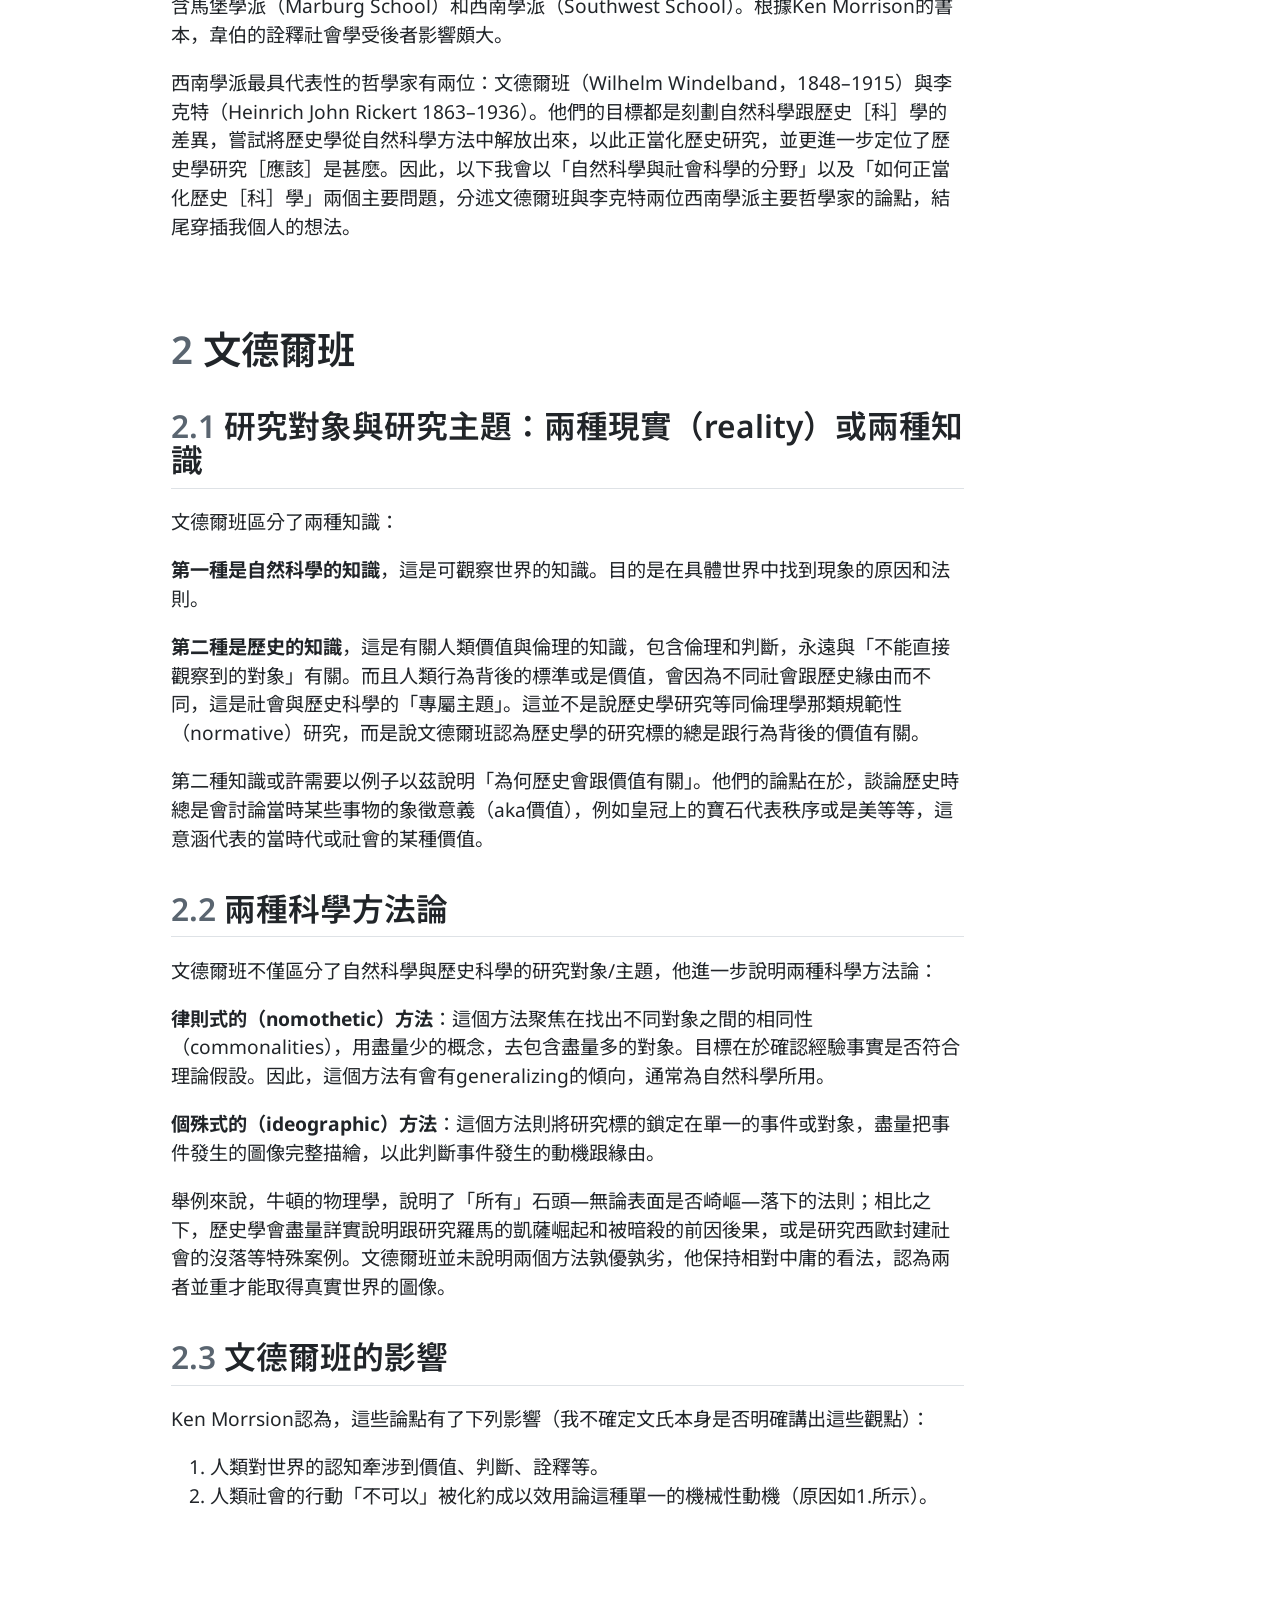
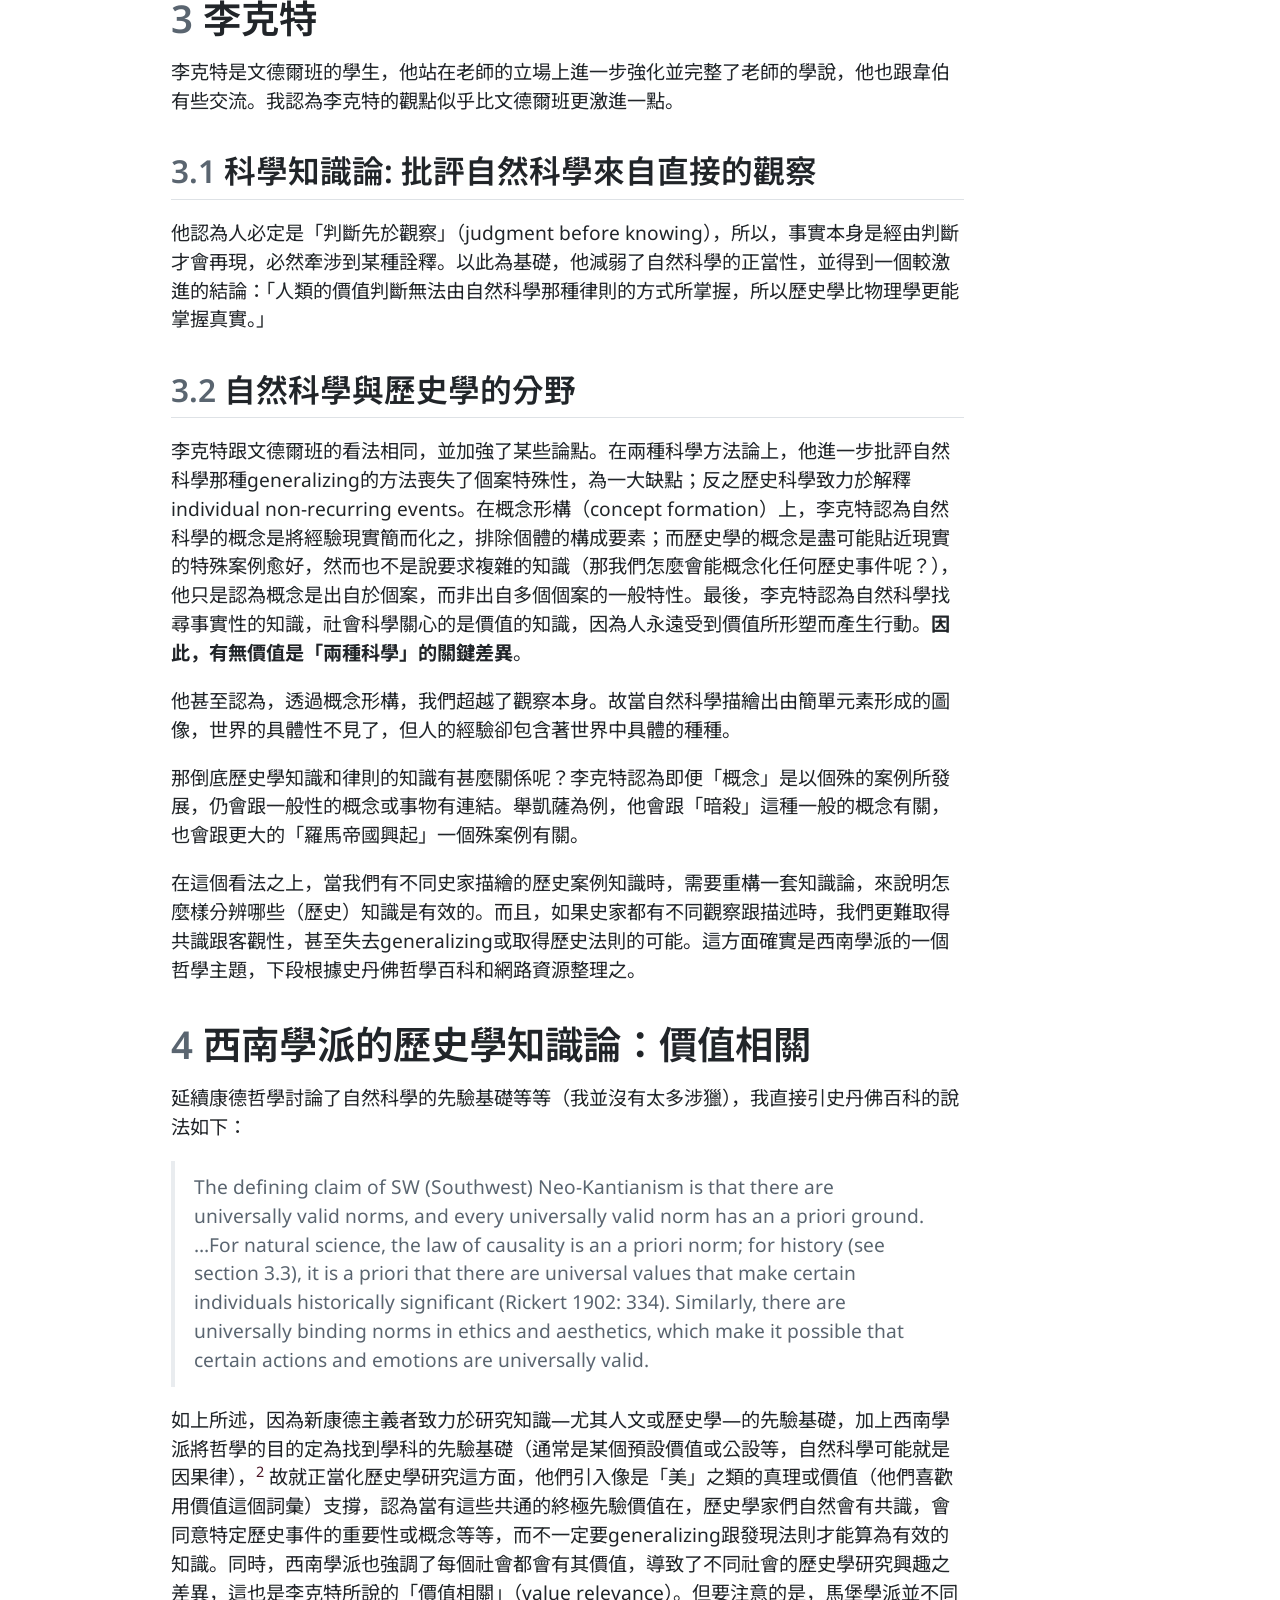
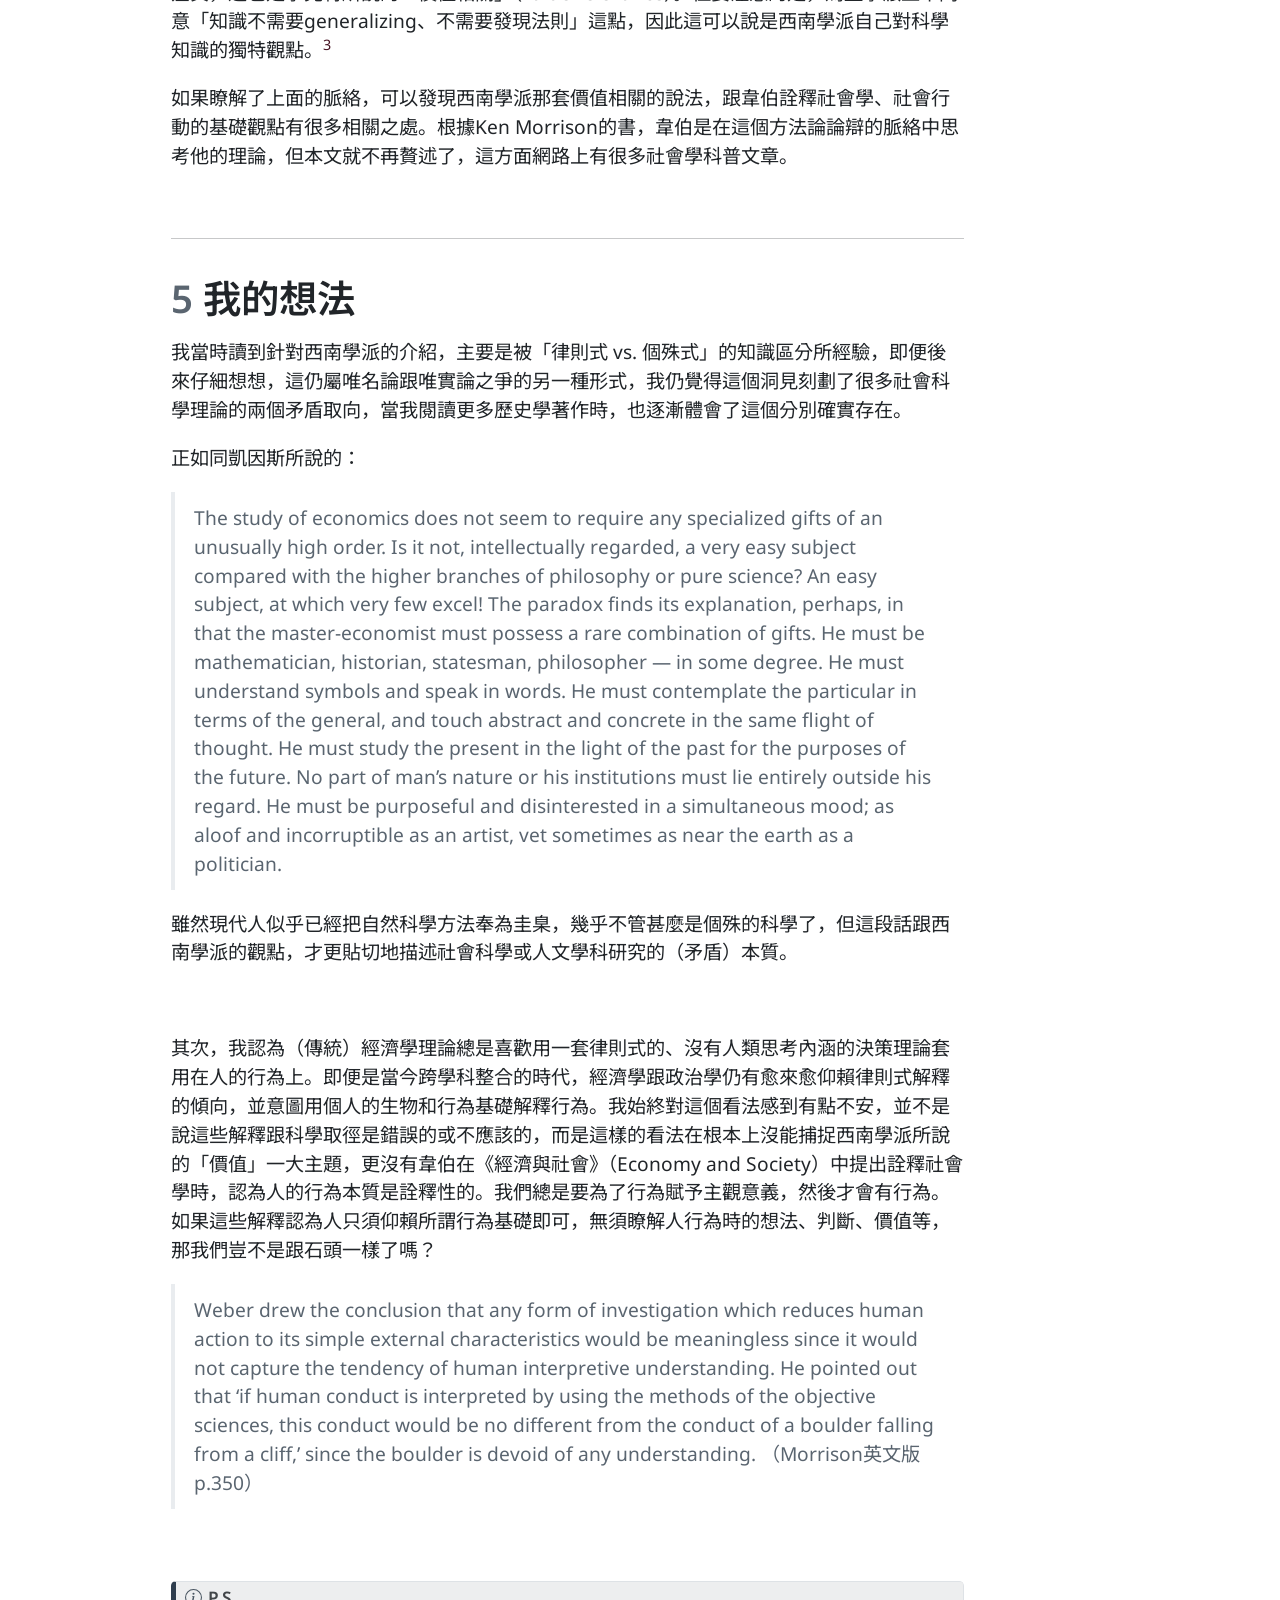
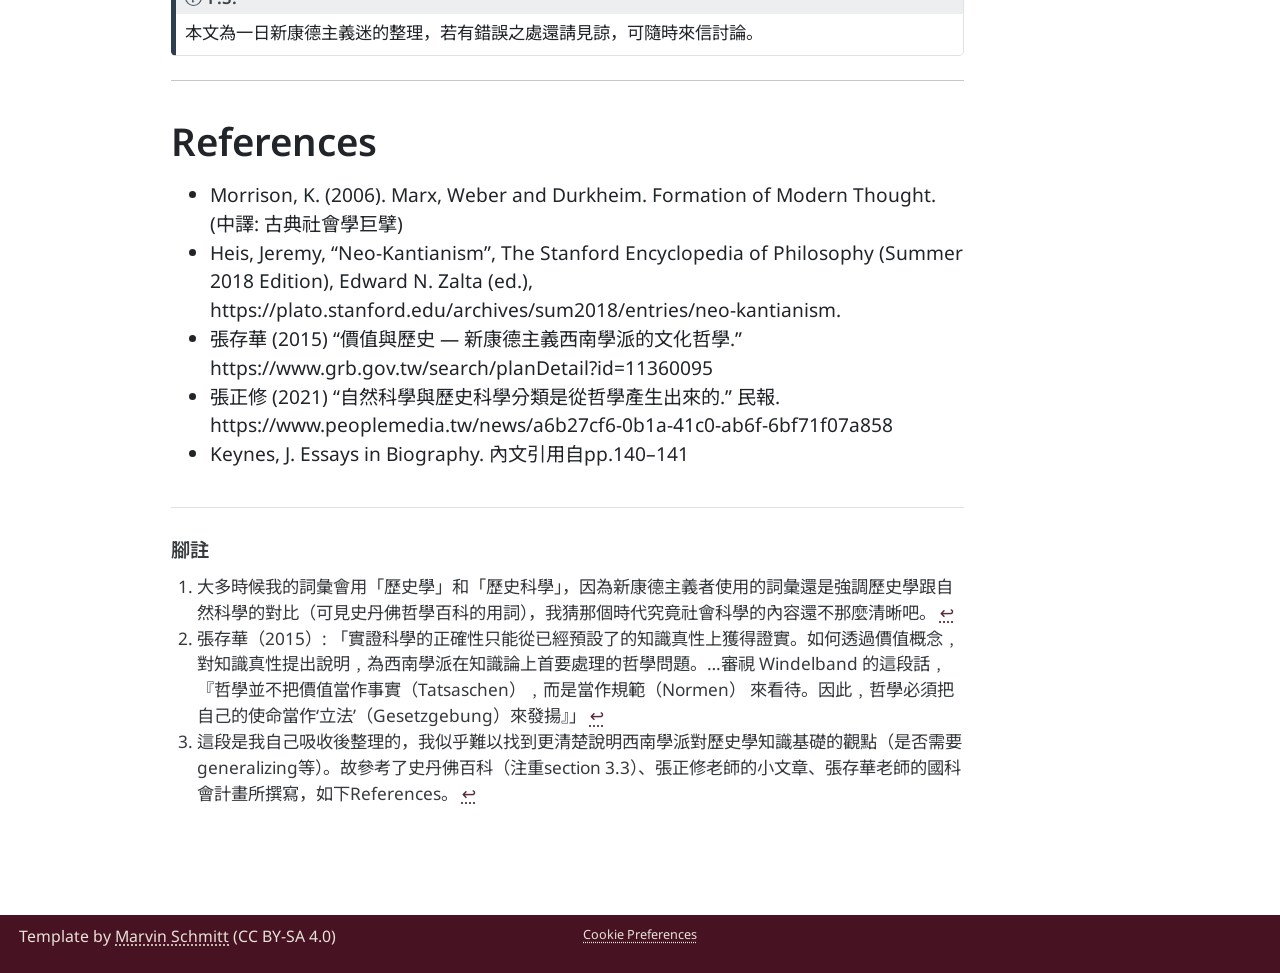
<file: docs/posts/2024-02-15-distinct-soc-nat-science/index.html>
<!DOCTYPE html>
<html xmlns="http://www.w3.org/1999/xhtml" lang="zh-Hant" xml:lang="zh-Hant"><head>

<meta charset="utf-8">
<meta name="generator" content="quarto-1.6.42">

<meta name="viewport" content="width=device-width, initial-scale=1.0, user-scalable=yes">

<meta name="author" content="Yi-Chen Li (Ethan)">
<meta name="description" content="自然科學與歷史科學、以及社會科學有甚麼本質的差異嗎？新康德主義西南學派思想的閱讀筆記與心得。">

<title>自然科學與歷史科學的分野 – Yi-Chen Li (Ethan)</title>
<style>
code{white-space: pre-wrap;}
span.smallcaps{font-variant: small-caps;}
div.columns{display: flex; gap: min(4vw, 1.5em);}
div.column{flex: auto; overflow-x: auto;}
div.hanging-indent{margin-left: 1.5em; text-indent: -1.5em;}
ul.task-list{list-style: none;}
ul.task-list li input[type="checkbox"] {
  width: 0.8em;
  margin: 0 0.8em 0.2em -1em; /* quarto-specific, see https://github.com/quarto-dev/quarto-cli/issues/4556 */ 
  vertical-align: middle;
}
</style>


<script src="../../site_libs/quarto-nav/quarto-nav.js"></script>
<script src="../../site_libs/clipboard/clipboard.min.js"></script>
<script src="../../site_libs/quarto-search/autocomplete.umd.js"></script>
<script src="../../site_libs/quarto-search/fuse.min.js"></script>
<script src="../../site_libs/quarto-search/quarto-search.js"></script>
<meta name="quarto:offset" content="../../">
<script src="../../site_libs/cookie-consent/cookie-consent.js"></script>
<link href="../../site_libs/cookie-consent/cookie-consent.css" rel="stylesheet">
<script src="../../site_libs/quarto-html/quarto.js"></script>
<script src="../../site_libs/quarto-html/popper.min.js"></script>
<script src="../../site_libs/quarto-html/tippy.umd.min.js"></script>
<script src="../../site_libs/quarto-html/anchor.min.js"></script>
<link href="../../site_libs/quarto-html/tippy.css" rel="stylesheet">
<link href="../../site_libs/quarto-html/quarto-syntax-highlighting-2f5df379a58b258e96c21c0638c20c03.css" rel="stylesheet" id="quarto-text-highlighting-styles">
<script src="../../site_libs/bootstrap/bootstrap.min.js"></script>
<link href="../../site_libs/bootstrap/bootstrap-icons.css" rel="stylesheet">
<link href="../../site_libs/bootstrap/bootstrap-efa989f0c9dc360af039877fd8bef8b6.min.css" rel="stylesheet" append-hash="true" id="quarto-bootstrap" data-mode="light">
<script id="quarto-search-options" type="application/json">{
  "location": "navbar",
  "copy-button": false,
  "collapse-after": 3,
  "panel-placement": "end",
  "type": "textbox",
  "limit": 50,
  "keyboard-shortcut": [
    "f",
    "/",
    "s"
  ],
  "language": {
    "search-no-results-text": "沒有結果",
    "search-matching-documents-text": "符合的文件",
    "search-copy-link-title": "複製搜尋連結",
    "search-hide-matches-text": "隱藏其他符合的結果",
    "search-more-match-text": "更多符合結果",
    "search-more-matches-text": "更多符合結果",
    "search-clear-button-title": "清除",
    "search-text-placeholder": "",
    "search-detached-cancel-button-title": "取消",
    "search-submit-button-title": "送出",
    "search-label": "搜尋"
  }
}</script>
<script async="" src="https://www.googletagmanager.com/gtag/js?id=G-JFYLBEH0M1"></script>

<script type="text/plain" cookie-consent="tracking">

window.dataLayer = window.dataLayer || [];
function gtag(){dataLayer.push(arguments);}
gtag('js', new Date());
gtag('config', 'G-JFYLBEH0M1', { 'anonymize_ip': true});
</script>

<script type="text/javascript" charset="UTF-8">
document.addEventListener('DOMContentLoaded', function () {
cookieconsent.run({
  "notice_banner_type":"simple",
  "consent_type":"implied",
  "palette":"light",
  "language":"en",
  "page_load_consent_levels":["strictly-necessary","functionality","tracking","targeting"],
  "notice_banner_reject_button_hide":false,
  "preferences_center_close_button_hide":false,
  "website_name":""
  ,
"language":"zh-Hant"
  });
});
</script> 
  
<link rel="preconnect" href="https://fonts.googleapis.com">
<link rel="preconnect" href="https://fonts.gstatic.com" crossorigin="">
<link href="https://fonts.googleapis.com/css2?family=Noto+Sans+JP:wght@100..900&amp;family=Noto+Sans+KR:wght@100..900&amp;family=Noto+Sans+TC:wght@100..900&amp;family=Noto+Sans:ital,wght@0,100..900;1,100..900&amp;display=swap" rel="stylesheet">


</head>

<body class="nav-fixed">

<div id="quarto-search-results"></div>
  <header id="quarto-header" class="headroom fixed-top">
    <nav class="navbar navbar-expand-lg " data-bs-theme="dark">
      <div class="navbar-container container-fluid">
      <div class="navbar-brand-container mx-auto">
    <a class="navbar-brand" href="../../index.html">
    <span class="navbar-title">Yi-Chen Li (Ethan)</span>
    </a>
  </div>
            <div id="quarto-search" class="" title="搜尋"></div>
          <button class="navbar-toggler" type="button" data-bs-toggle="collapse" data-bs-target="#navbarCollapse" aria-controls="navbarCollapse" role="menu" aria-expanded="false" aria-label="切換導航列" onclick="if (window.quartoToggleHeadroom) { window.quartoToggleHeadroom(); }">
  <span class="navbar-toggler-icon"></span>
</button>
          <div class="collapse navbar-collapse" id="navbarCollapse">
            <ul class="navbar-nav navbar-nav-scroll me-auto">
  <li class="nav-item">
    <a class="nav-link" href="../../cv/index.html"> 
<span class="menu-text">CV</span></a>
  </li>  
  <li class="nav-item">
    <a class="nav-link" href="../../posts/"> 
<span class="menu-text">Blog</span></a>
  </li>  
</ul>
            <ul class="navbar-nav navbar-nav-scroll ms-auto">
  <li class="nav-item compact">
    <a class="nav-link" href="mailto:ethanli.taiwan@gmail.com"> <i class="bi bi-envelope" role="img" aria-label="email">
</i> 
<span class="menu-text"></span></a>
  </li>  
  <li class="nav-item compact">
    <a class="nav-link" href="https://www.linkedin.com/in/yi-chen-li-a75513308"> <i class="bi bi-linkedin" role="img">
</i> 
<span class="menu-text"></span></a>
  </li>  
  <li class="nav-item compact">
    <a class="nav-link" href="https://x.com/EthanLi1999"> <i class="bi bi-twitter-x" role="img">
</i> 
<span class="menu-text"></span></a>
  </li>  
</ul>
          </div> <!-- /navcollapse -->
            <div class="quarto-navbar-tools">
</div>
      </div> <!-- /container-fluid -->
    </nav>
</header>
<!-- content -->
<div id="quarto-content" class="quarto-container page-columns page-rows-contents page-layout-article page-navbar">
<!-- sidebar -->
<!-- margin-sidebar -->
    <div id="quarto-margin-sidebar" class="sidebar margin-sidebar">
        <nav id="TOC" role="doc-toc" class="toc-active">
    <h2 id="toc-title">本頁目錄</h2>
   
  <ul>
  <li><a href="#新康德主義的脈絡" id="toc-新康德主義的脈絡" class="nav-link active" data-scroll-target="#新康德主義的脈絡"><span class="header-section-number">1</span> 新康德主義的脈絡</a></li>
  <li><a href="#文德爾班" id="toc-文德爾班" class="nav-link" data-scroll-target="#文德爾班"><span class="header-section-number">2</span> 文德爾班</a>
  <ul class="collapse">
  <li><a href="#研究對象與研究主題兩種現實reality或兩種知識" id="toc-研究對象與研究主題兩種現實reality或兩種知識" class="nav-link" data-scroll-target="#研究對象與研究主題兩種現實reality或兩種知識"><span class="header-section-number">2.1</span> 研究對象與研究主題：兩種現實（reality）或兩種知識</a></li>
  <li><a href="#兩種科學方法論" id="toc-兩種科學方法論" class="nav-link" data-scroll-target="#兩種科學方法論"><span class="header-section-number">2.2</span> 兩種科學方法論</a></li>
  <li><a href="#文德爾班的影響" id="toc-文德爾班的影響" class="nav-link" data-scroll-target="#文德爾班的影響"><span class="header-section-number">2.3</span> 文德爾班的影響</a></li>
  </ul></li>
  <li><a href="#李克特" id="toc-李克特" class="nav-link" data-scroll-target="#李克特"><span class="header-section-number">3</span> 李克特</a>
  <ul class="collapse">
  <li><a href="#科學知識論-批評自然科學來自直接的觀察" id="toc-科學知識論-批評自然科學來自直接的觀察" class="nav-link" data-scroll-target="#科學知識論-批評自然科學來自直接的觀察"><span class="header-section-number">3.1</span> 科學知識論: 批評自然科學來自直接的觀察</a></li>
  <li><a href="#自然科學與歷史學的分野" id="toc-自然科學與歷史學的分野" class="nav-link" data-scroll-target="#自然科學與歷史學的分野"><span class="header-section-number">3.2</span> 自然科學與歷史學的分野</a></li>
  </ul></li>
  <li><a href="#西南學派的歷史學知識論價值相關" id="toc-西南學派的歷史學知識論價值相關" class="nav-link" data-scroll-target="#西南學派的歷史學知識論價值相關"><span class="header-section-number">4</span> 西南學派的歷史學知識論：價值相關</a></li>
  <li><a href="#我的想法" id="toc-我的想法" class="nav-link" data-scroll-target="#我的想法"><span class="header-section-number">5</span> 我的想法</a></li>
  <li><a href="#references" id="toc-references" class="nav-link" data-scroll-target="#references">References</a></li>
  </ul>
</nav>
    </div>
<!-- main -->
<main class="content" id="quarto-document-content">

<header id="title-block-header" class="quarto-title-block default">
<div class="quarto-title">
<h1 class="title">自然科學與歷史科學的分野</h1>
  <div class="quarto-categories">
    <div class="quarto-category">notes</div>
  </div>
  </div>

<div>
  <div class="description">
    自然科學與歷史科學、以及社會科學有甚麼本質的差異嗎？新康德主義西南學派思想的閱讀筆記與心得。
  </div>
</div>


<div class="quarto-title-meta">

    <div>
    <div class="quarto-title-meta-heading">作者</div>
    <div class="quarto-title-meta-contents">
             <p>Yi-Chen Li (Ethan) </p>
          </div>
  </div>
    
    <div>
    <div class="quarto-title-meta-heading">發佈於</div>
    <div class="quarto-title-meta-contents">
      <p class="date">2024年2月15日</p>
    </div>
  </div>
  
    
  </div>
  


</header>


<hr>
<p>今天是初五，下周也要開學了，打算用寫作為寒假的閱讀作結。</p>
<p>以前恰好在長頸鹿拓樸學的哲（科）普文〈<a href="https://www.facebook.com/groups/2694791024074207/permalink/3150612491825389/?mibextid=uJjRxr">韋伯摘要一：黑格爾與宗教於羅謝方法論之影響</a>〉中，讀到19世紀末與20世紀初新康德主義（Neo-Kantianism）中西南學派（Southwest School）對科學和科學方法論的觀點。裡面針對自然科學跟社會科學分野的論點當時就引起我很大的興趣，不過始終未去深究。近期可能肇因讀了太多經濟學理論，開始閱讀Ken Morrison的《古典社會學巨擘》（Marx, Durkheim, Weber：Formations of Modern Social Thought），並在韋伯的章節再次讀到西南學派，便花了一天時間盡量搞懂新康德主義，尤其是西南學派的想法，也嘗試把筆記撰成文章整理在這，順便讓自己重整一下思緒。</p>
<p>以下主要按照Ken Morrison的《古典社會學巨擘》中第四章〈韋伯〉的西南學派內容加以整理後撰寫，並搭配<a href="https://plato.stanford.edu/entries/neo-kantianism/">史丹佛哲學百科的Neo-Kantianism</a>等網站以求內容正確。但以我一日西南學派迷而言，新康德主義的脈絡真不好理解，他們的知識論論辯參雜了相當抽象且繁雜（精妙?）的概念、以及對康德哲學思想的「超越」（他們很喜歡這麼說），我未能全部瞭解，僅按照我有興趣的「自然科學與社會/歷史科學的分野」一主題來整理並理解。</p>
<div id="fig-cover-pic" class="quarto-float quarto-figure quarto-figure-center anchored">
<figure class="quarto-float quarto-float-fig figure">
<div aria-describedby="fig-cover-pic-caption-0ceaefa1-69ba-4598-a22c-09a6ac19f8ca">
<img src="cover-pic-gemini.png" class="img-fluid figure-img" style="width:80.0%">
</div>
<figcaption class="quarto-float-caption-bottom quarto-float-caption quarto-float-fig" id="fig-cover-pic-caption-0ceaefa1-69ba-4598-a22c-09a6ac19f8ca">
圖&nbsp;1: Gemini替這篇文章生成的封面。左右顏色區分了兩種科學方法論，蠻精準地捕捉了這篇筆記的主旨。中間的verstehen是德文的「理解」，也是韋伯詮釋社會學中的核心概念，雖然我沒提及這概念，但Gemini放上他可謂畫龍點睛。
</figcaption>
</figure>
</div>
<p><br></p>
<section id="新康德主義的脈絡" class="level1" data-number="1">
<h1 data-number="1"><span class="header-section-number">1</span> 新康德主義的脈絡</h1>
<p>在19世紀末，自然科學跟實證主義在各種科學法則上的發現，使其取得壓倒性的學術權威，傳統的學科如哲學、歷史學、政治經濟學等的正當性備受威脅。此外，黑格爾那種唯心的辯證法和歷史哲學，因為過於抽象、難以跟現實連結已經飽受批評。</p>
<p>在這個脈絡下，德國遂有一群人以「重返康德、超越康德」為宗旨，對上述實證主義的自然科學方法產生反動，他們的目標通常包含重新正當化歷史學知識，也比較唯心，在意人文科學的先驗基礎等；<a href="#fn1" class="footnote-ref" id="fnref1" role="doc-noteref"><sup>1</sup></a> 即便關注的重心按學派有所不同[註3]，但普遍對哲學史、科學哲學、知識論有獨到見解。這就是新康德主義（Neo-Kantianism），按照地理位置跟大學機構，主要的學派包含馬堡學派（Marburg School）和西南學派（Southwest School）。根據Ken Morrison的書本，韋伯的詮釋社會學受後者影響頗大。</p>
<p>西南學派最具代表性的哲學家有兩位：文德爾班（Wilhelm Windelband，1848–1915）與李克特（Heinrich John Rickert 1863–1936）。他們的目標都是刻劃自然科學跟歷史［科］學的差異，嘗試將歷史學從自然科學方法中解放出來，以此正當化歷史研究，並更進一步定位了歷史學研究［應該］是甚麼。因此，以下我會以「自然科學與社會科學的分野」以及「如何正當化歷史［科］學」兩個主要問題，分述文德爾班與李克特兩位西南學派主要哲學家的論點，結尾穿插我個人的想法。</p>
<p><br></p>
</section>
<section id="文德爾班" class="level1" data-number="2">
<h1 data-number="2"><span class="header-section-number">2</span> 文德爾班</h1>
<section id="研究對象與研究主題兩種現實reality或兩種知識" class="level2" data-number="2.1">
<h2 data-number="2.1" class="anchored" data-anchor-id="研究對象與研究主題兩種現實reality或兩種知識"><span class="header-section-number">2.1</span> 研究對象與研究主題：兩種現實（reality）或兩種知識</h2>
<p>文德爾班區分了兩種知識：</p>
<p><strong>第一種是自然科學的知識</strong>，這是可觀察世界的知識。目的是在具體世界中找到現象的原因和法則。</p>
<p><strong>第二種是歷史的知識</strong>，這是有關人類價值與倫理的知識，包含倫理和判斷，永遠與「不能直接觀察到的對象」有關。而且人類行為背後的標準或是價值，會因為不同社會跟歷史緣由而不同，這是社會與歷史科學的「專屬主題」。這並不是說歷史學研究等同倫理學那類規範性（normative）研究，而是說文德爾班認為歷史學的研究標的總是跟行為背後的價值有關。</p>
<p>第二種知識或許需要以例子以茲說明「為何歷史會跟價值有關」。他們的論點在於，談論歷史時總是會討論當時某些事物的象徵意義（aka價值），例如皇冠上的寶石代表秩序或是美等等，這意涵代表的當時代或社會的某種價值。</p>
</section>
<section id="兩種科學方法論" class="level2" data-number="2.2">
<h2 data-number="2.2" class="anchored" data-anchor-id="兩種科學方法論"><span class="header-section-number">2.2</span> 兩種科學方法論</h2>
<p>文德爾班不僅區分了自然科學與歷史科學的研究對象/主題，他進一步說明兩種科學方法論：</p>
<p><strong>律則式的（nomothetic）方法</strong>：這個方法聚焦在找出不同對象之間的相同性（commonalities），用盡量少的概念，去包含盡量多的對象。目標在於確認經驗事實是否符合理論假設。因此，這個方法有會有generalizing的傾向，通常為自然科學所用。</p>
<p><strong>個殊式的（ideographic）方法</strong>：這個方法則將研究標的鎖定在單一的事件或對象，盡量把事件發生的圖像完整描繪，以此判斷事件發生的動機跟緣由。</p>
<p>舉例來說，牛頓的物理學，說明了「所有」石頭—無論表面是否崎嶇—落下的法則；相比之下，歷史學會盡量詳實說明跟研究羅馬的凱薩崛起和被暗殺的前因後果，或是研究西歐封建社會的沒落等特殊案例。文德爾班並未說明兩個方法孰優孰劣，他保持相對中庸的看法，認為兩者並重才能取得真實世界的圖像。</p>
</section>
<section id="文德爾班的影響" class="level2" data-number="2.3">
<h2 data-number="2.3" class="anchored" data-anchor-id="文德爾班的影響"><span class="header-section-number">2.3</span> 文德爾班的影響</h2>
<p>Ken Morrsion認為，這些論點有了下列影響（我不確定文氏本身是否明確講出這些觀點）：</p>
<ol type="1">
<li>人類對世界的認知牽涉到價值、判斷、詮釋等。</li>
<li>人類社會的行動「不可以」被化約成以效用論這種單一的機械性動機（原因如1.所示）。</li>
</ol>
<p><br></p>
</section>
</section>
<section id="李克特" class="level1" data-number="3">
<h1 data-number="3"><span class="header-section-number">3</span> 李克特</h1>
<p>李克特是文德爾班的學生，他站在老師的立場上進一步強化並完整了老師的學說，他也跟韋伯有些交流。我認為李克特的觀點似乎比文德爾班更激進一點。</p>
<section id="科學知識論-批評自然科學來自直接的觀察" class="level2" data-number="3.1">
<h2 data-number="3.1" class="anchored" data-anchor-id="科學知識論-批評自然科學來自直接的觀察"><span class="header-section-number">3.1</span> 科學知識論: 批評自然科學來自直接的觀察</h2>
<p>他認為人必定是「判斷先於觀察」（judgment before knowing），所以，事實本身是經由判斷才會再現，必然牽涉到某種詮釋。以此為基礎，他減弱了自然科學的正當性，並得到一個較激進的結論：「人類的價值判斷無法由自然科學那種律則的方式所掌握，所以歷史學比物理學更能掌握真實。」</p>
</section>
<section id="自然科學與歷史學的分野" class="level2" data-number="3.2">
<h2 data-number="3.2" class="anchored" data-anchor-id="自然科學與歷史學的分野"><span class="header-section-number">3.2</span> 自然科學與歷史學的分野</h2>
<p>李克特跟文德爾班的看法相同，並加強了某些論點。在兩種科學方法論上，他進一步批評自然科學那種generalizing的方法喪失了個案特殊性，為一大缺點；反之歷史科學致力於解釋individual non-recurring events。在概念形構（concept formation）上，李克特認為自然科學的概念是將經驗現實簡而化之，排除個體的構成要素；而歷史學的概念是盡可能貼近現實的特殊案例愈好，然而也不是說要求複雜的知識（那我們怎麼會能概念化任何歷史事件呢？），他只是認為概念是出自於個案，而非出自多個個案的一般特性。最後，李克特認為自然科學找尋事實性的知識，社會科學關心的是價值的知識，因為人永遠受到價值所形塑而產生行動。<strong>因此，有無價值是「兩種科學」的關鍵差異</strong>。</p>
<p>他甚至認為，透過概念形構，我們超越了觀察本身。故當自然科學描繪出由簡單元素形成的圖像，世界的具體性不見了，但人的經驗卻包含著世界中具體的種種。</p>
<p>那倒底歷史學知識和律則的知識有甚麼關係呢？李克特認為即便「概念」是以個殊的案例所發展，仍會跟一般性的概念或事物有連結。舉凱薩為例，他會跟「暗殺」這種一般的概念有關，也會跟更大的「羅馬帝國興起」一個殊案例有關。</p>
<p>在這個看法之上，當我們有不同史家描繪的歷史案例知識時，需要重構一套知識論，來說明怎麼樣分辨哪些（歷史）知識是有效的。而且，如果史家都有不同觀察跟描述時，我們更難取得共識跟客觀性，甚至失去generalizing或取得歷史法則的可能。這方面確實是西南學派的一個哲學主題，下段根據史丹佛哲學百科和網路資源整理之。</p>
</section>
</section>
<section id="西南學派的歷史學知識論價值相關" class="level1" data-number="4">
<h1 data-number="4"><span class="header-section-number">4</span> 西南學派的歷史學知識論：價值相關</h1>
<p>延續康德哲學討論了自然科學的先驗基礎等等（我並沒有太多涉獵），我直接引史丹佛百科的說法如下：</p>
<blockquote class="blockquote">
<p>The defining claim of SW (Southwest) Neo-Kantianism is that there are universally valid norms, and every universally valid norm has an a priori ground. …For natural science, the law of causality is an a priori norm; for history (see section 3.3), it is a priori that there are universal values that make certain individuals historically significant (Rickert 1902: 334). Similarly, there are universally binding norms in ethics and aesthetics, which make it possible that certain actions and emotions are universally valid.</p>
</blockquote>
<p>如上所述，因為新康德主義者致力於研究知識—尤其人文或歷史學—的先驗基礎，加上西南學派將哲學的目的定為找到學科的先驗基礎（通常是某個預設價值或公設等，自然科學可能就是因果律），<a href="#fn2" class="footnote-ref" id="fnref2" role="doc-noteref"><sup>2</sup></a> 故就正當化歷史學研究這方面，他們引入像是「美」之類的真理或價值（他們喜歡用價值這個詞彙）支撐，認為當有這些共通的終極先驗價值在，歷史學家們自然會有共識，會同意特定歷史事件的重要性或概念等等，而不一定要generalizing跟發現法則才能算為有效的知識。同時，西南學派也強調了每個社會都會有其價值，導致了不同社會的歷史學研究興趣之差異，這也是李克特所說的「價值相關」（value relevance）。但要注意的是，馬堡學派並不同意「知識不需要generalizing、不需要發現法則」這點，因此這可以說是西南學派自己對科學知識的獨特觀點。<a href="#fn3" class="footnote-ref" id="fnref3" role="doc-noteref"><sup>3</sup></a></p>
<p>如果瞭解了上面的脈絡，可以發現西南學派那套價值相關的說法，跟韋伯詮釋社會學、社會行動的基礎觀點有很多相關之處。根據Ken Morrison的書，韋伯是在這個方法論論辯的脈絡中思考他的理論，但本文就不再贅述了，這方面網路上有很多社會學科普文章。</p>
<p><br></p>
<hr>
</section>
<section id="我的想法" class="level1" data-number="5">
<h1 data-number="5"><span class="header-section-number">5</span> 我的想法</h1>
<p>我當時讀到針對西南學派的介紹，主要是被「律則式 vs.&nbsp;個殊式」的知識區分所經驗，即便後來仔細想想，這仍屬唯名論跟唯實論之爭的另一種形式，我仍覺得這個洞見刻劃了很多社會科學理論的兩個矛盾取向，當我閱讀更多歷史學著作時，也逐漸體會了這個分別確實存在。</p>
<p>正如同凱因斯所說的：</p>
<blockquote class="blockquote">
<p>The study of economics does not seem to require any specialized gifts of an unusually high order. Is it not, intellectually regarded, a very easy subject compared with the higher branches of philosophy or pure science? An easy subject, at which very few excel! The paradox finds its explanation, perhaps, in that the master-economist must possess a rare combination of gifts. He must be mathematician, historian, statesman, philosopher — in some degree. He must understand symbols and speak in words. He must contemplate the particular in terms of the general, and touch abstract and concrete in the same flight of thought. He must study the present in the light of the past for the purposes of the future. No part of man’s nature or his institutions must lie entirely outside his regard. He must be purposeful and disinterested in a simultaneous mood; as aloof and incorruptible as an artist, vet sometimes as near the earth as a politician.</p>
</blockquote>
<p>雖然現代人似乎已經把自然科學方法奉為圭臬，幾乎不管甚麼是個殊的科學了，但這段話跟西南學派的觀點，才更貼切地描述社會科學或人文學科研究的（矛盾）本質。</p>
<p><br></p>
<p>其次，我認為（傳統）經濟學理論總是喜歡用一套律則式的、沒有人類思考內涵的決策理論套用在人的行為上。即便是當今跨學科整合的時代，經濟學跟政治學仍有愈來愈仰賴律則式解釋的傾向，並意圖用個人的生物和行為基礎解釋行為。我始終對這個看法感到有點不安，並不是說這些解釋跟科學取徑是錯誤的或不應該的，而是這樣的看法在根本上沒能捕捉西南學派所說的「價值」一大主題，更沒有韋伯在《經濟與社會》（Economy and Society）中提出詮釋社會學時，認為人的行為本質是詮釋性的。我們總是要為了行為賦予主觀意義，然後才會有行為。如果這些解釋認為人只須仰賴所謂行為基礎即可，無須瞭解人行為時的想法、判斷、價值等，那我們豈不是跟石頭一樣了嗎？</p>
<blockquote class="blockquote">
<p>Weber drew the conclusion that any form of investigation which reduces human action to its simple external characteristics would be meaningless since it would not capture the tendency of human interpretive understanding. He pointed out that ‘if human conduct is interpreted by using the methods of the objective sciences, this conduct would be no different from the conduct of a boulder falling from a cliff,’ since the boulder is devoid of any understanding. （Morrison英文版p.350）</p>
</blockquote>
<p><br></p>
<div class="callout callout-style-default callout-note callout-titled" title="P.S.">
<div class="callout-header d-flex align-content-center">
<div class="callout-icon-container">
<i class="callout-icon"></i>
</div>
<div class="callout-title-container flex-fill">
P.S.
</div>
</div>
<div class="callout-body-container callout-body">
<p>本文為一日新康德主義迷的整理，若有錯誤之處還請見諒，可隨時來信討論。</p>
</div>
</div>
<hr>
</section>
<section id="references" class="level1 unnumbered">
<h1 class="unnumbered">References</h1>
<ul>
<li>Morrison, K. (2006). Marx, Weber and Durkheim. Formation of Modern Thought. (中譯: 古典社會學巨擘)</li>
<li>Heis, Jeremy, “Neo-Kantianism”, The Stanford Encyclopedia of Philosophy (Summer 2018 Edition), Edward N. Zalta (ed.), https://plato.stanford.edu/archives/sum2018/entries/neo-kantianism.</li>
<li>張存華 (2015) “價值與歷史 — 新康德主義西南學派的文化哲學.” https://www.grb.gov.tw/search/planDetail?id=11360095</li>
<li>張正修 (2021) “自然科學與歷史科學分類是從哲學產生出來的.” 民報. https://www.peoplemedia.tw/news/a6b27cf6-0b1a-41c0-ab6f-6bf71f07a858</li>
<li>Keynes, J. Essays in Biography. 內文引用自pp.140–141</li>
</ul>


</section>


<div id="quarto-appendix" class="default"><section id="footnotes" class="footnotes footnotes-end-of-document" role="doc-endnotes"><h2 class="anchored quarto-appendix-heading">腳註</h2>

<ol>
<li id="fn1"><p>大多時候我的詞彙會用「歷史學」和「歷史科學」，因為新康德主義者使用的詞彙還是強調歷史學跟自然科學的對比（可見史丹佛哲學百科的用詞），我猜那個時代究竟社會科學的內容還不那麼清晰吧。<a href="#fnref1" class="footnote-back" role="doc-backlink">↩︎</a></p></li>
<li id="fn2"><p>張存華（2015）: 「實證科學的正確性只能從已經預設了的知識真性上獲得證實。如何透過價值概念﹐對知識真性提出說明﹐為西南學派在知識論上首要處理的哲學問題。…審視 Windelband 的這段話﹐『哲學並不把價值當作事實（Tatsaschen）﹐而是當作規範（Normen） 來看待。因此﹐哲學必須把自己的使命當作‘立法’（Gesetzgebung）來發揚』」<a href="#fnref2" class="footnote-back" role="doc-backlink">↩︎</a></p></li>
<li id="fn3"><p>這段是我自己吸收後整理的，我似乎難以找到更清楚說明西南學派對歷史學知識基礎的觀點（是否需要generalizing等）。故參考了史丹佛百科（注重section 3.3）、張正修老師的小文章、張存華老師的國科會計畫所撰寫，如下References。<a href="#fnref3" class="footnote-back" role="doc-backlink">↩︎</a></p></li>
</ol>
</section></div></main> <!-- /main -->
<script id="quarto-html-after-body" type="application/javascript">
window.document.addEventListener("DOMContentLoaded", function (event) {
  const toggleBodyColorMode = (bsSheetEl) => {
    const mode = bsSheetEl.getAttribute("data-mode");
    const bodyEl = window.document.querySelector("body");
    if (mode === "dark") {
      bodyEl.classList.add("quarto-dark");
      bodyEl.classList.remove("quarto-light");
    } else {
      bodyEl.classList.add("quarto-light");
      bodyEl.classList.remove("quarto-dark");
    }
  }
  const toggleBodyColorPrimary = () => {
    const bsSheetEl = window.document.querySelector("link#quarto-bootstrap");
    if (bsSheetEl) {
      toggleBodyColorMode(bsSheetEl);
    }
  }
  toggleBodyColorPrimary();  
  const icon = "";
  const anchorJS = new window.AnchorJS();
  anchorJS.options = {
    placement: 'right',
    icon: icon
  };
  anchorJS.add('.anchored');
  const isCodeAnnotation = (el) => {
    for (const clz of el.classList) {
      if (clz.startsWith('code-annotation-')) {                     
        return true;
      }
    }
    return false;
  }
  const onCopySuccess = function(e) {
    // button target
    const button = e.trigger;
    // don't keep focus
    button.blur();
    // flash "checked"
    button.classList.add('code-copy-button-checked');
    var currentTitle = button.getAttribute("title");
    button.setAttribute("title", "已複製");
    let tooltip;
    if (window.bootstrap) {
      button.setAttribute("data-bs-toggle", "tooltip");
      button.setAttribute("data-bs-placement", "left");
      button.setAttribute("data-bs-title", "已複製");
      tooltip = new bootstrap.Tooltip(button, 
        { trigger: "manual", 
          customClass: "code-copy-button-tooltip",
          offset: [0, -8]});
      tooltip.show();    
    }
    setTimeout(function() {
      if (tooltip) {
        tooltip.hide();
        button.removeAttribute("data-bs-title");
        button.removeAttribute("data-bs-toggle");
        button.removeAttribute("data-bs-placement");
      }
      button.setAttribute("title", currentTitle);
      button.classList.remove('code-copy-button-checked');
    }, 1000);
    // clear code selection
    e.clearSelection();
  }
  const getTextToCopy = function(trigger) {
      const codeEl = trigger.previousElementSibling.cloneNode(true);
      for (const childEl of codeEl.children) {
        if (isCodeAnnotation(childEl)) {
          childEl.remove();
        }
      }
      return codeEl.innerText;
  }
  const clipboard = new window.ClipboardJS('.code-copy-button:not([data-in-quarto-modal])', {
    text: getTextToCopy
  });
  clipboard.on('success', onCopySuccess);
  if (window.document.getElementById('quarto-embedded-source-code-modal')) {
    const clipboardModal = new window.ClipboardJS('.code-copy-button[data-in-quarto-modal]', {
      text: getTextToCopy,
      container: window.document.getElementById('quarto-embedded-source-code-modal')
    });
    clipboardModal.on('success', onCopySuccess);
  }
    var localhostRegex = new RegExp(/^(?:http|https):\/\/localhost\:?[0-9]*\//);
    var mailtoRegex = new RegExp(/^mailto:/);
      var filterRegex = new RegExp('/' + window.location.host + '/');
    var isInternal = (href) => {
        return filterRegex.test(href) || localhostRegex.test(href) || mailtoRegex.test(href);
    }
    // Inspect non-navigation links and adorn them if external
 	var links = window.document.querySelectorAll('a[href]:not(.nav-link):not(.navbar-brand):not(.toc-action):not(.sidebar-link):not(.sidebar-item-toggle):not(.pagination-link):not(.no-external):not([aria-hidden]):not(.dropdown-item):not(.quarto-navigation-tool):not(.about-link)');
    for (var i=0; i<links.length; i++) {
      const link = links[i];
      if (!isInternal(link.href)) {
        // undo the damage that might have been done by quarto-nav.js in the case of
        // links that we want to consider external
        if (link.dataset.originalHref !== undefined) {
          link.href = link.dataset.originalHref;
        }
      }
    }
  function tippyHover(el, contentFn, onTriggerFn, onUntriggerFn) {
    const config = {
      allowHTML: true,
      maxWidth: 500,
      delay: 100,
      arrow: false,
      appendTo: function(el) {
          return el.parentElement;
      },
      interactive: true,
      interactiveBorder: 10,
      theme: 'quarto',
      placement: 'bottom-start',
    };
    if (contentFn) {
      config.content = contentFn;
    }
    if (onTriggerFn) {
      config.onTrigger = onTriggerFn;
    }
    if (onUntriggerFn) {
      config.onUntrigger = onUntriggerFn;
    }
    window.tippy(el, config); 
  }
  const noterefs = window.document.querySelectorAll('a[role="doc-noteref"]');
  for (var i=0; i<noterefs.length; i++) {
    const ref = noterefs[i];
    tippyHover(ref, function() {
      // use id or data attribute instead here
      let href = ref.getAttribute('data-footnote-href') || ref.getAttribute('href');
      try { href = new URL(href).hash; } catch {}
      const id = href.replace(/^#\/?/, "");
      const note = window.document.getElementById(id);
      if (note) {
        return note.innerHTML;
      } else {
        return "";
      }
    });
  }
  const xrefs = window.document.querySelectorAll('a.quarto-xref');
  const processXRef = (id, note) => {
    // Strip column container classes
    const stripColumnClz = (el) => {
      el.classList.remove("page-full", "page-columns");
      if (el.children) {
        for (const child of el.children) {
          stripColumnClz(child);
        }
      }
    }
    stripColumnClz(note)
    if (id === null || id.startsWith('sec-')) {
      // Special case sections, only their first couple elements
      const container = document.createElement("div");
      if (note.children && note.children.length > 2) {
        container.appendChild(note.children[0].cloneNode(true));
        for (let i = 1; i < note.children.length; i++) {
          const child = note.children[i];
          if (child.tagName === "P" && child.innerText === "") {
            continue;
          } else {
            container.appendChild(child.cloneNode(true));
            break;
          }
        }
        if (window.Quarto?.typesetMath) {
          window.Quarto.typesetMath(container);
        }
        return container.innerHTML
      } else {
        if (window.Quarto?.typesetMath) {
          window.Quarto.typesetMath(note);
        }
        return note.innerHTML;
      }
    } else {
      // Remove any anchor links if they are present
      const anchorLink = note.querySelector('a.anchorjs-link');
      if (anchorLink) {
        anchorLink.remove();
      }
      if (window.Quarto?.typesetMath) {
        window.Quarto.typesetMath(note);
      }
      if (note.classList.contains("callout")) {
        return note.outerHTML;
      } else {
        return note.innerHTML;
      }
    }
  }
  for (var i=0; i<xrefs.length; i++) {
    const xref = xrefs[i];
    tippyHover(xref, undefined, function(instance) {
      instance.disable();
      let url = xref.getAttribute('href');
      let hash = undefined; 
      if (url.startsWith('#')) {
        hash = url;
      } else {
        try { hash = new URL(url).hash; } catch {}
      }
      if (hash) {
        const id = hash.replace(/^#\/?/, "");
        const note = window.document.getElementById(id);
        if (note !== null) {
          try {
            const html = processXRef(id, note.cloneNode(true));
            instance.setContent(html);
          } finally {
            instance.enable();
            instance.show();
          }
        } else {
          // See if we can fetch this
          fetch(url.split('#')[0])
          .then(res => res.text())
          .then(html => {
            const parser = new DOMParser();
            const htmlDoc = parser.parseFromString(html, "text/html");
            const note = htmlDoc.getElementById(id);
            if (note !== null) {
              const html = processXRef(id, note);
              instance.setContent(html);
            } 
          }).finally(() => {
            instance.enable();
            instance.show();
          });
        }
      } else {
        // See if we can fetch a full url (with no hash to target)
        // This is a special case and we should probably do some content thinning / targeting
        fetch(url)
        .then(res => res.text())
        .then(html => {
          const parser = new DOMParser();
          const htmlDoc = parser.parseFromString(html, "text/html");
          const note = htmlDoc.querySelector('main.content');
          if (note !== null) {
            // This should only happen for chapter cross references
            // (since there is no id in the URL)
            // remove the first header
            if (note.children.length > 0 && note.children[0].tagName === "HEADER") {
              note.children[0].remove();
            }
            const html = processXRef(null, note);
            instance.setContent(html);
          } 
        }).finally(() => {
          instance.enable();
          instance.show();
        });
      }
    }, function(instance) {
    });
  }
      let selectedAnnoteEl;
      const selectorForAnnotation = ( cell, annotation) => {
        let cellAttr = 'data-code-cell="' + cell + '"';
        let lineAttr = 'data-code-annotation="' +  annotation + '"';
        const selector = 'span[' + cellAttr + '][' + lineAttr + ']';
        return selector;
      }
      const selectCodeLines = (annoteEl) => {
        const doc = window.document;
        const targetCell = annoteEl.getAttribute("data-target-cell");
        const targetAnnotation = annoteEl.getAttribute("data-target-annotation");
        const annoteSpan = window.document.querySelector(selectorForAnnotation(targetCell, targetAnnotation));
        const lines = annoteSpan.getAttribute("data-code-lines").split(",");
        const lineIds = lines.map((line) => {
          return targetCell + "-" + line;
        })
        let top = null;
        let height = null;
        let parent = null;
        if (lineIds.length > 0) {
            //compute the position of the single el (top and bottom and make a div)
            const el = window.document.getElementById(lineIds[0]);
            top = el.offsetTop;
            height = el.offsetHeight;
            parent = el.parentElement.parentElement;
          if (lineIds.length > 1) {
            const lastEl = window.document.getElementById(lineIds[lineIds.length - 1]);
            const bottom = lastEl.offsetTop + lastEl.offsetHeight;
            height = bottom - top;
          }
          if (top !== null && height !== null && parent !== null) {
            // cook up a div (if necessary) and position it 
            let div = window.document.getElementById("code-annotation-line-highlight");
            if (div === null) {
              div = window.document.createElement("div");
              div.setAttribute("id", "code-annotation-line-highlight");
              div.style.position = 'absolute';
              parent.appendChild(div);
            }
            div.style.top = top - 2 + "px";
            div.style.height = height + 4 + "px";
            div.style.left = 0;
            let gutterDiv = window.document.getElementById("code-annotation-line-highlight-gutter");
            if (gutterDiv === null) {
              gutterDiv = window.document.createElement("div");
              gutterDiv.setAttribute("id", "code-annotation-line-highlight-gutter");
              gutterDiv.style.position = 'absolute';
              const codeCell = window.document.getElementById(targetCell);
              const gutter = codeCell.querySelector('.code-annotation-gutter');
              gutter.appendChild(gutterDiv);
            }
            gutterDiv.style.top = top - 2 + "px";
            gutterDiv.style.height = height + 4 + "px";
          }
          selectedAnnoteEl = annoteEl;
        }
      };
      const unselectCodeLines = () => {
        const elementsIds = ["code-annotation-line-highlight", "code-annotation-line-highlight-gutter"];
        elementsIds.forEach((elId) => {
          const div = window.document.getElementById(elId);
          if (div) {
            div.remove();
          }
        });
        selectedAnnoteEl = undefined;
      };
        // Handle positioning of the toggle
    window.addEventListener(
      "resize",
      throttle(() => {
        elRect = undefined;
        if (selectedAnnoteEl) {
          selectCodeLines(selectedAnnoteEl);
        }
      }, 10)
    );
    function throttle(fn, ms) {
    let throttle = false;
    let timer;
      return (...args) => {
        if(!throttle) { // first call gets through
            fn.apply(this, args);
            throttle = true;
        } else { // all the others get throttled
            if(timer) clearTimeout(timer); // cancel #2
            timer = setTimeout(() => {
              fn.apply(this, args);
              timer = throttle = false;
            }, ms);
        }
      };
    }
      // Attach click handler to the DT
      const annoteDls = window.document.querySelectorAll('dt[data-target-cell]');
      for (const annoteDlNode of annoteDls) {
        annoteDlNode.addEventListener('click', (event) => {
          const clickedEl = event.target;
          if (clickedEl !== selectedAnnoteEl) {
            unselectCodeLines();
            const activeEl = window.document.querySelector('dt[data-target-cell].code-annotation-active');
            if (activeEl) {
              activeEl.classList.remove('code-annotation-active');
            }
            selectCodeLines(clickedEl);
            clickedEl.classList.add('code-annotation-active');
          } else {
            // Unselect the line
            unselectCodeLines();
            clickedEl.classList.remove('code-annotation-active');
          }
        });
      }
  const findCites = (el) => {
    const parentEl = el.parentElement;
    if (parentEl) {
      const cites = parentEl.dataset.cites;
      if (cites) {
        return {
          el,
          cites: cites.split(' ')
        };
      } else {
        return findCites(el.parentElement)
      }
    } else {
      return undefined;
    }
  };
  var bibliorefs = window.document.querySelectorAll('a[role="doc-biblioref"]');
  for (var i=0; i<bibliorefs.length; i++) {
    const ref = bibliorefs[i];
    const citeInfo = findCites(ref);
    if (citeInfo) {
      tippyHover(citeInfo.el, function() {
        var popup = window.document.createElement('div');
        citeInfo.cites.forEach(function(cite) {
          var citeDiv = window.document.createElement('div');
          citeDiv.classList.add('hanging-indent');
          citeDiv.classList.add('csl-entry');
          var biblioDiv = window.document.getElementById('ref-' + cite);
          if (biblioDiv) {
            citeDiv.innerHTML = biblioDiv.innerHTML;
          }
          popup.appendChild(citeDiv);
        });
        return popup.innerHTML;
      });
    }
  }
});
</script>
</div> <!-- /content -->
<footer class="footer">
  <div class="nav-footer">
    <div class="nav-footer-left">
<p><span class="faux-block">Template by <a href="https://marvin-schmitt.com/blog/website-tutorial-quarto/">Marvin Schmitt</a> (CC BY-SA 4.0)</span></p>
</div>   
    <div class="nav-footer-center">

<div class="cookie-consent-footer"><a href="#" id="open_preferences_center">Cookie Preferences</a></div></div>
    <div class="nav-footer-right">
      &nbsp;
    </div>
  </div>
</footer>




</body></html>
</file>
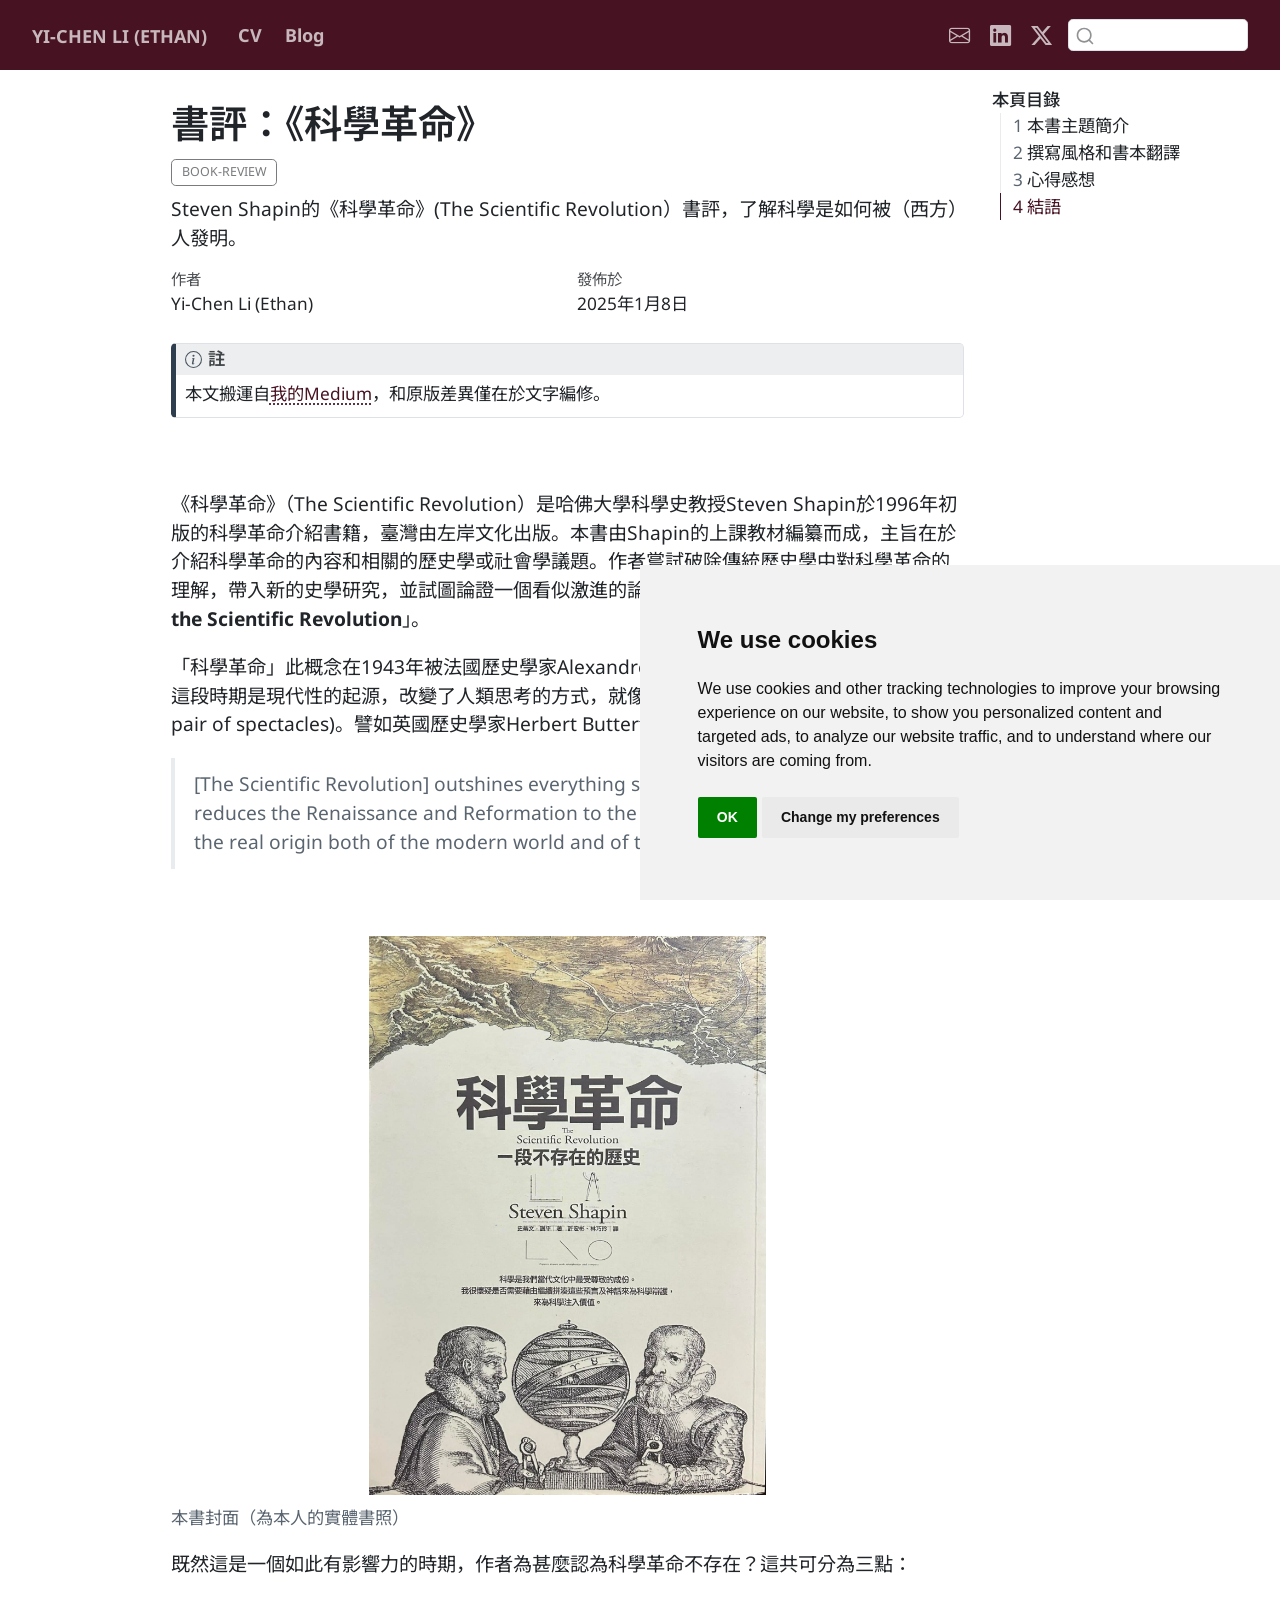
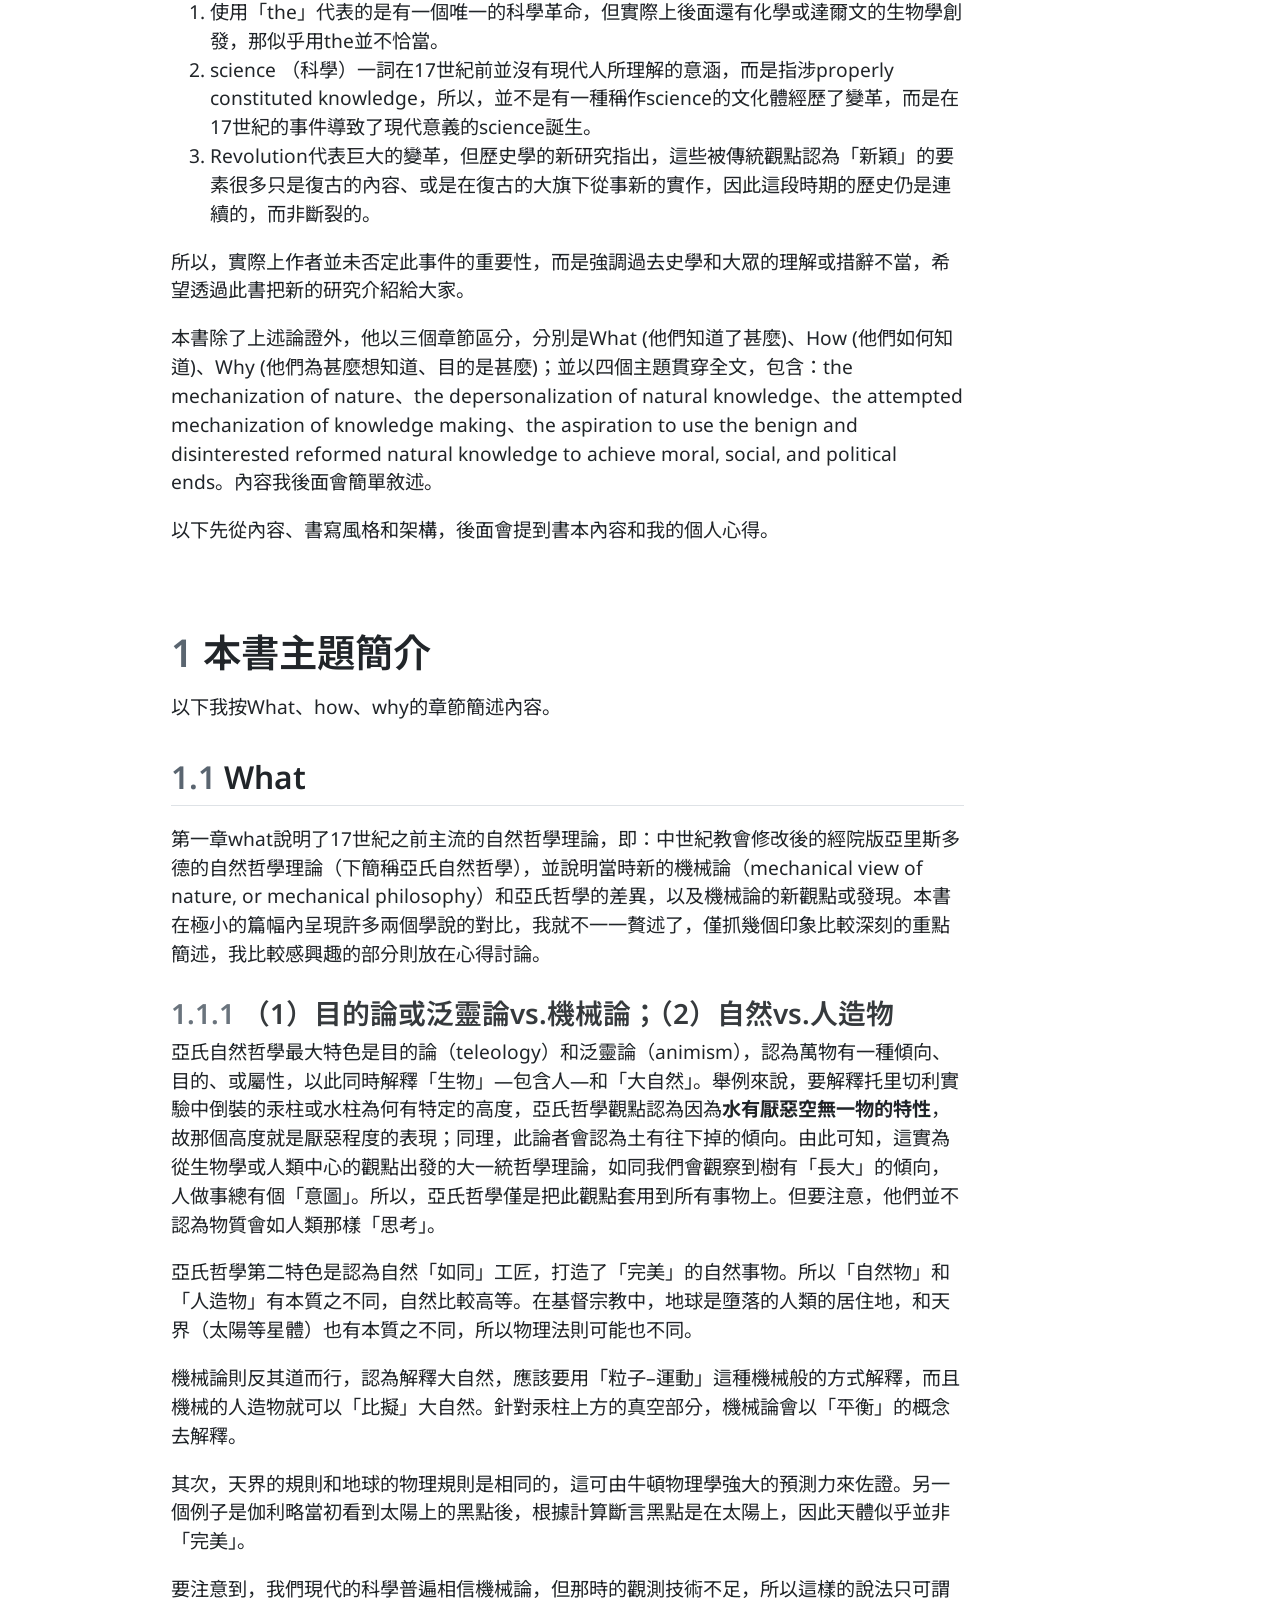
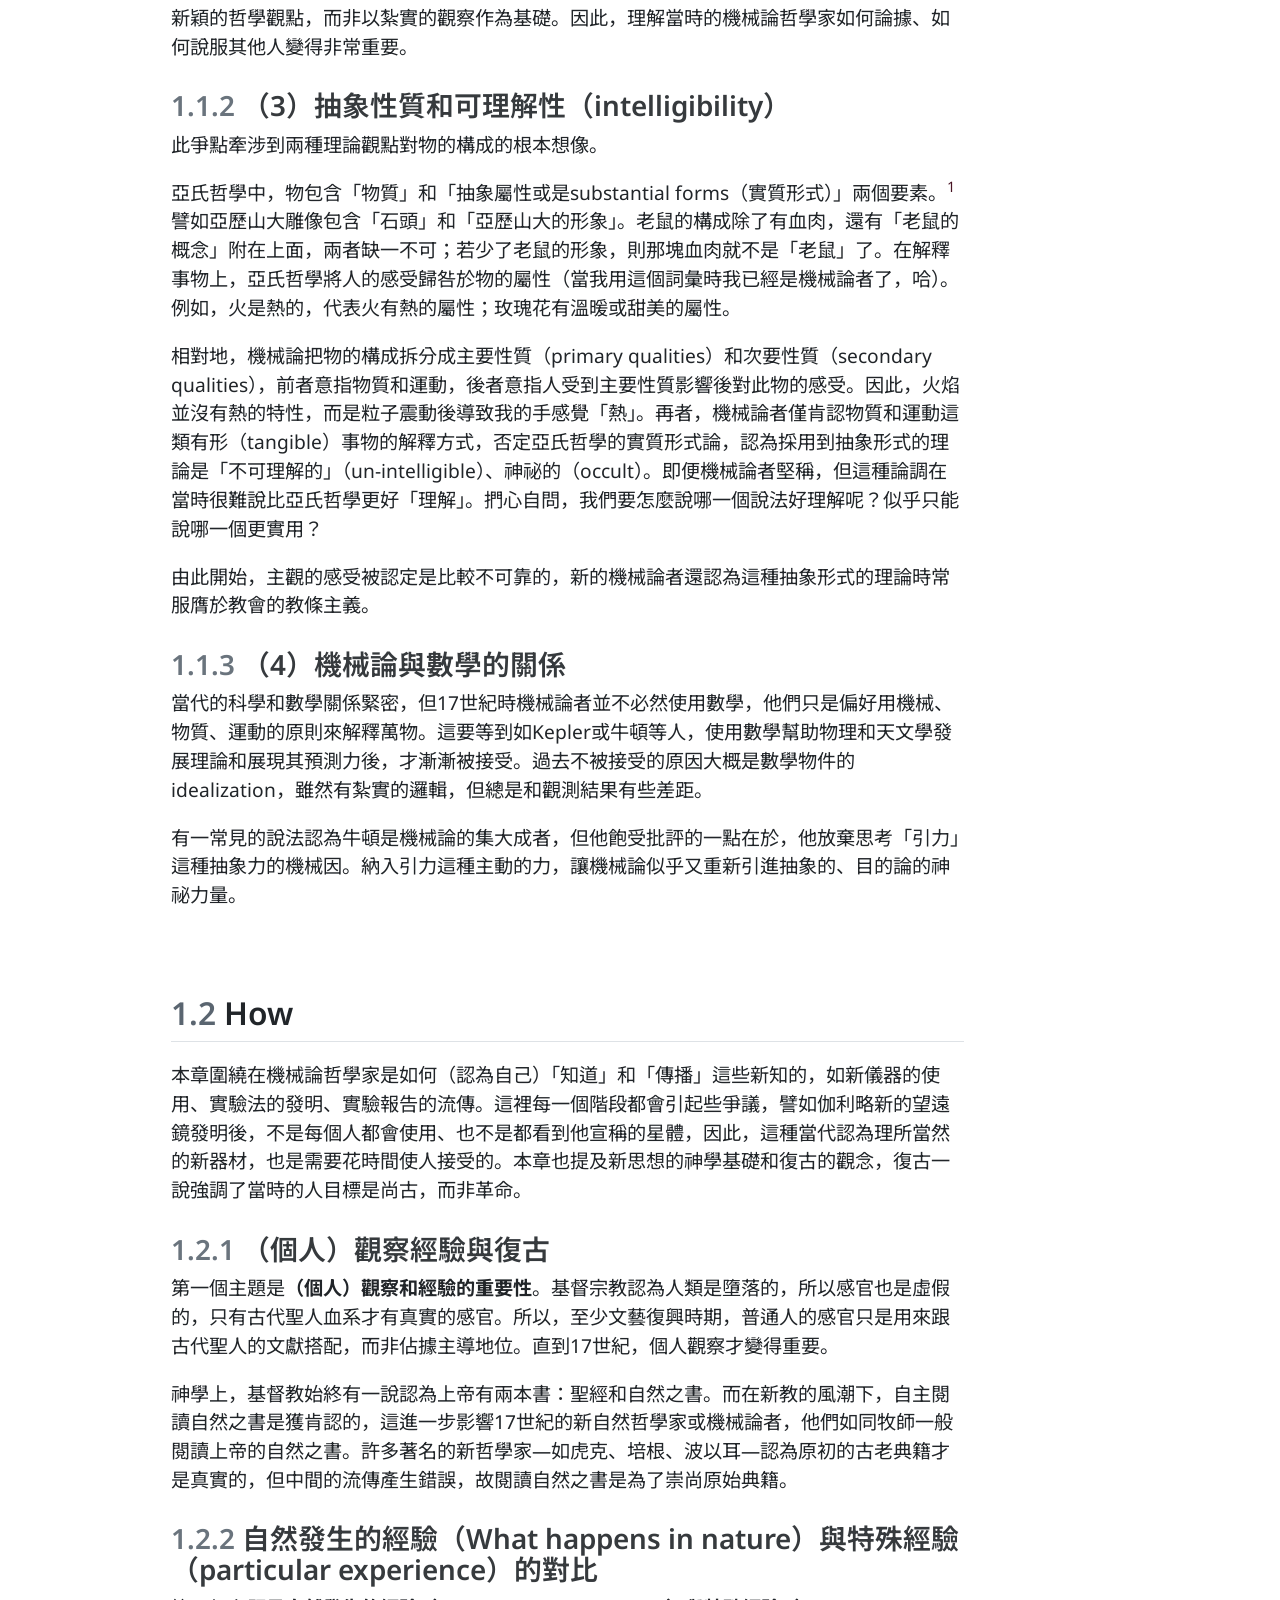
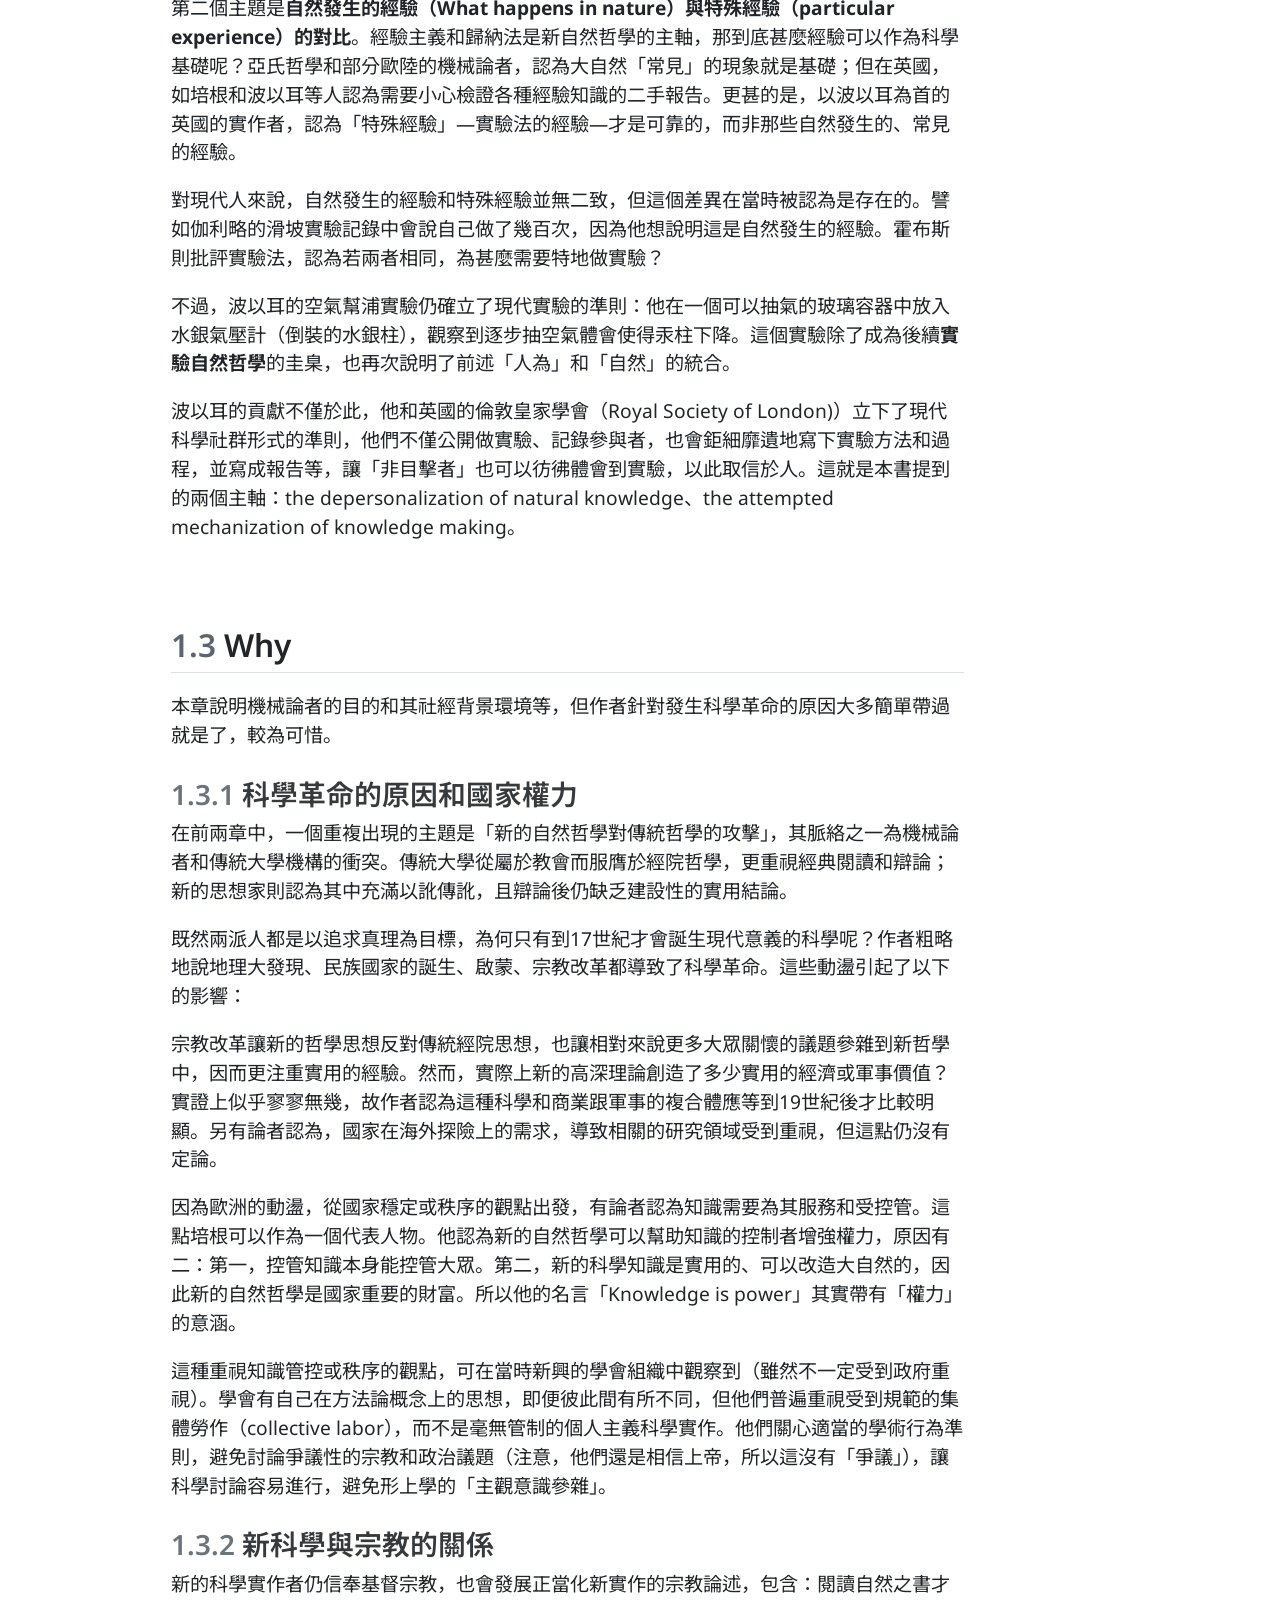
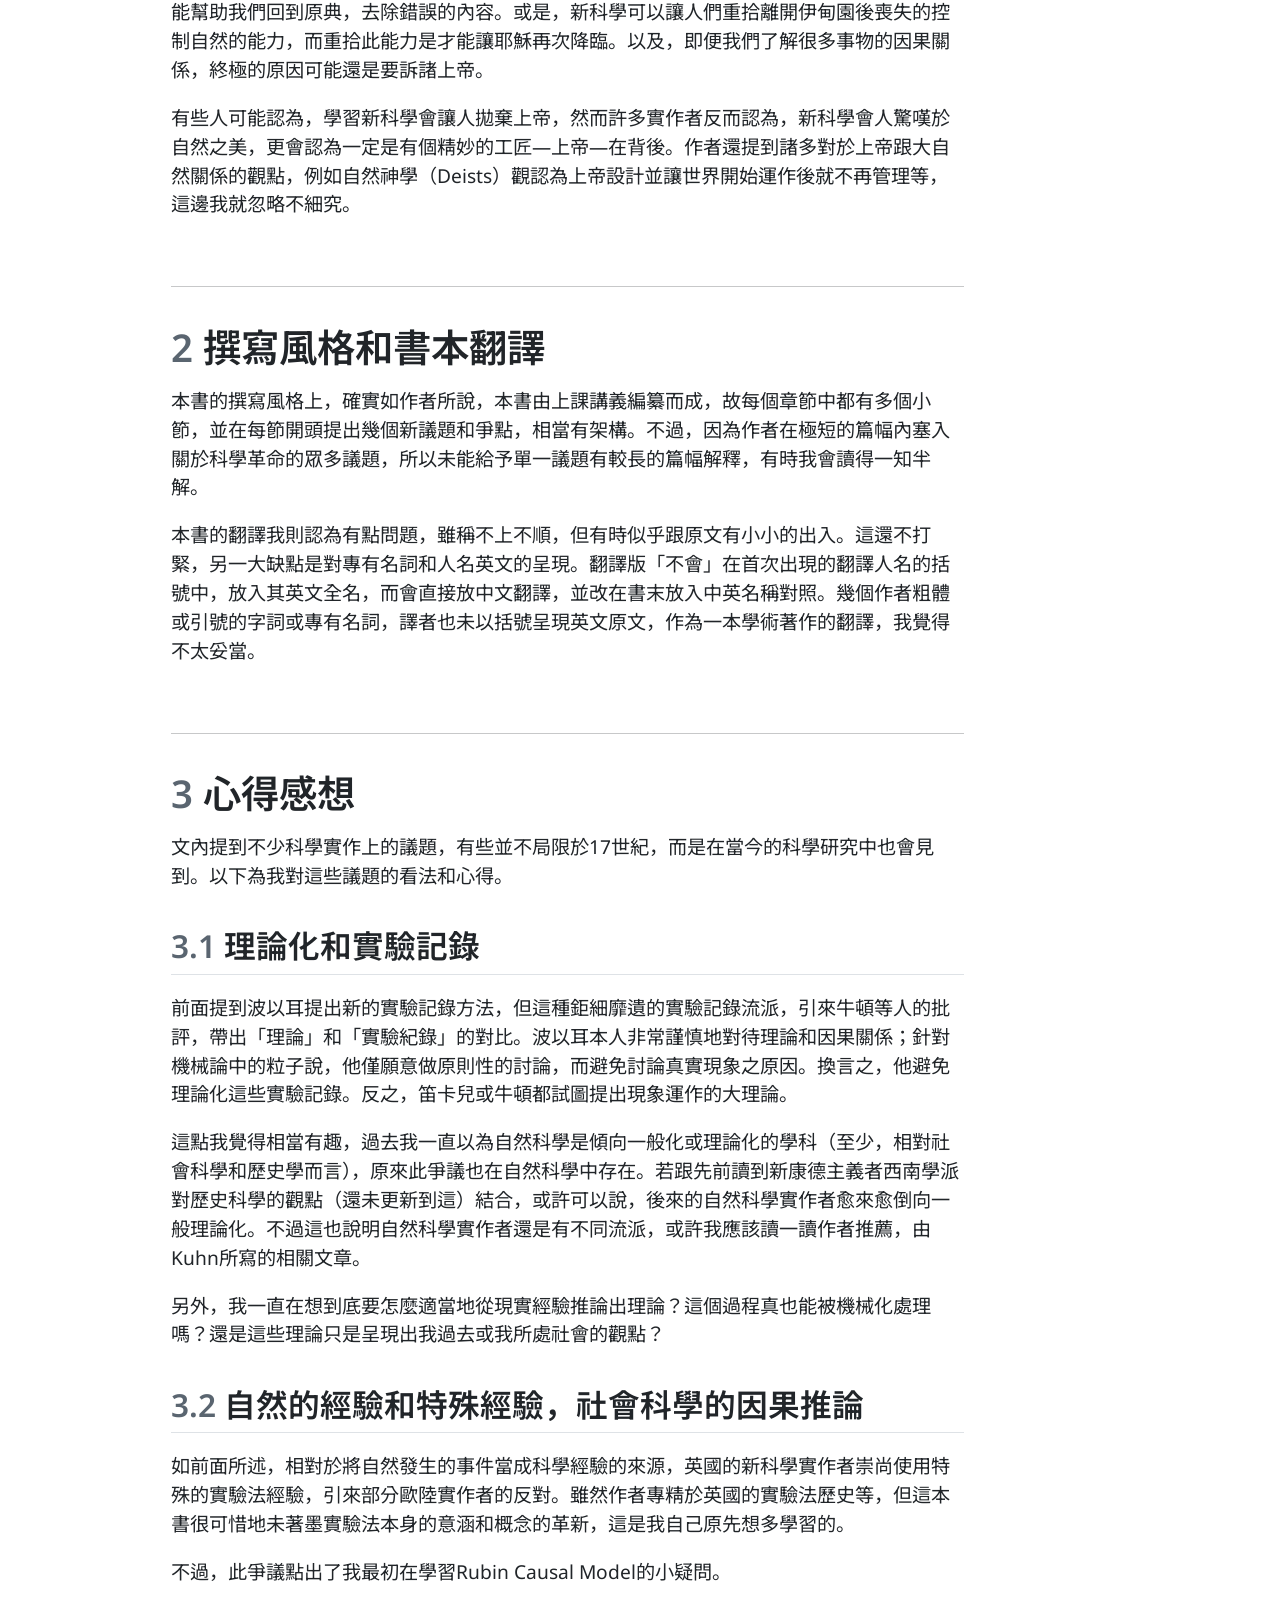
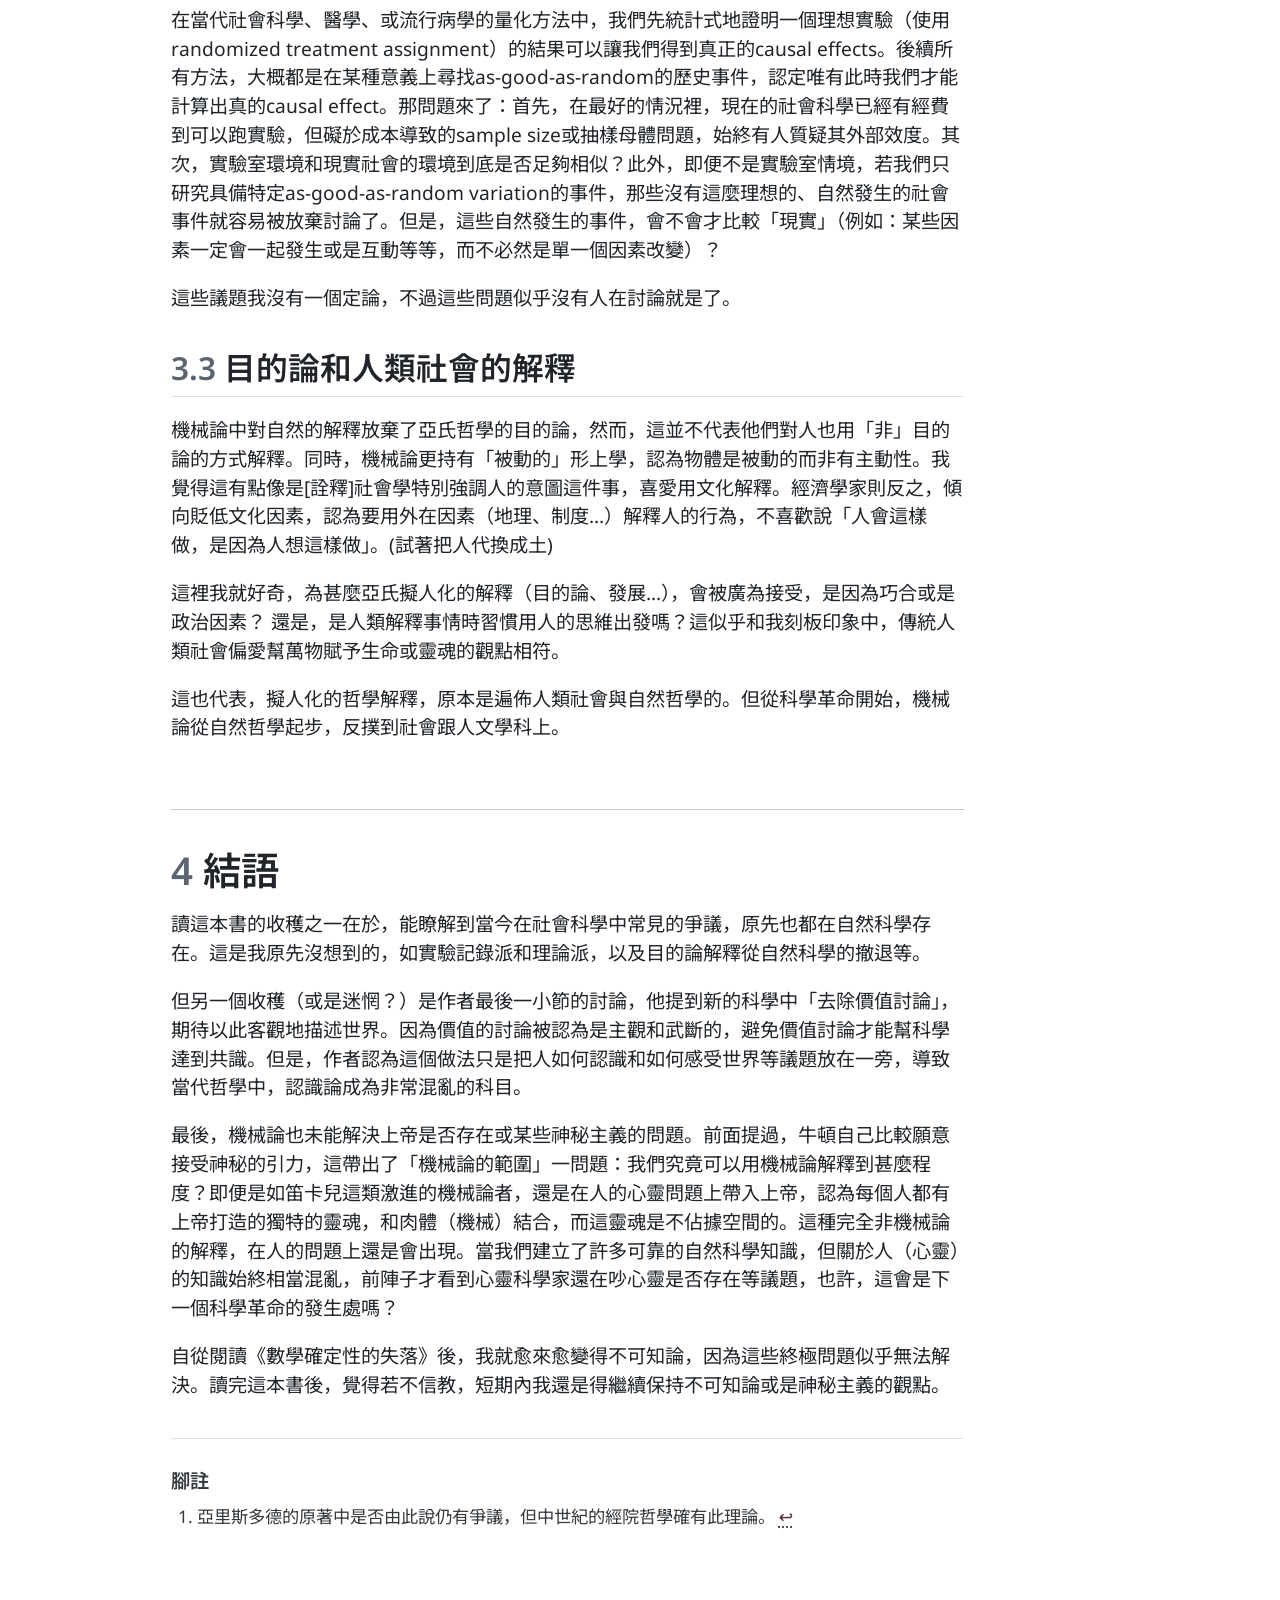
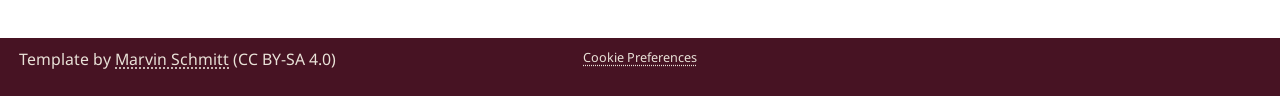
<file: docs/posts/2025-01-08-scientific-revolution/index.html>
<!DOCTYPE html>
<html xmlns="http://www.w3.org/1999/xhtml" lang="zh-Hant" xml:lang="zh-Hant"><head>

<meta charset="utf-8">
<meta name="generator" content="quarto-1.6.42">

<meta name="viewport" content="width=device-width, initial-scale=1.0, user-scalable=yes">

<meta name="author" content="Yi-Chen Li (Ethan)">
<meta name="description" content="Steven Shapin的《科學革命》(The Scientific Revolution）書評，了解科學是如何被（西方）人發明。">

<title>書評：《科學革命》 – Yi-Chen Li (Ethan)</title>
<style>
code{white-space: pre-wrap;}
span.smallcaps{font-variant: small-caps;}
div.columns{display: flex; gap: min(4vw, 1.5em);}
div.column{flex: auto; overflow-x: auto;}
div.hanging-indent{margin-left: 1.5em; text-indent: -1.5em;}
ul.task-list{list-style: none;}
ul.task-list li input[type="checkbox"] {
  width: 0.8em;
  margin: 0 0.8em 0.2em -1em; /* quarto-specific, see https://github.com/quarto-dev/quarto-cli/issues/4556 */ 
  vertical-align: middle;
}
</style>


<script src="../../site_libs/quarto-nav/quarto-nav.js"></script>
<script src="../../site_libs/clipboard/clipboard.min.js"></script>
<script src="../../site_libs/quarto-search/autocomplete.umd.js"></script>
<script src="../../site_libs/quarto-search/fuse.min.js"></script>
<script src="../../site_libs/quarto-search/quarto-search.js"></script>
<meta name="quarto:offset" content="../../">
<script src="../../site_libs/cookie-consent/cookie-consent.js"></script>
<link href="../../site_libs/cookie-consent/cookie-consent.css" rel="stylesheet">
<script src="../../site_libs/quarto-html/quarto.js"></script>
<script src="../../site_libs/quarto-html/popper.min.js"></script>
<script src="../../site_libs/quarto-html/tippy.umd.min.js"></script>
<script src="../../site_libs/quarto-html/anchor.min.js"></script>
<link href="../../site_libs/quarto-html/tippy.css" rel="stylesheet">
<link href="../../site_libs/quarto-html/quarto-syntax-highlighting-2f5df379a58b258e96c21c0638c20c03.css" rel="stylesheet" id="quarto-text-highlighting-styles">
<script src="../../site_libs/bootstrap/bootstrap.min.js"></script>
<link href="../../site_libs/bootstrap/bootstrap-icons.css" rel="stylesheet">
<link href="../../site_libs/bootstrap/bootstrap-efa989f0c9dc360af039877fd8bef8b6.min.css" rel="stylesheet" append-hash="true" id="quarto-bootstrap" data-mode="light">
<script id="quarto-search-options" type="application/json">{
  "location": "navbar",
  "copy-button": false,
  "collapse-after": 3,
  "panel-placement": "end",
  "type": "textbox",
  "limit": 50,
  "keyboard-shortcut": [
    "f",
    "/",
    "s"
  ],
  "language": {
    "search-no-results-text": "沒有結果",
    "search-matching-documents-text": "符合的文件",
    "search-copy-link-title": "複製搜尋連結",
    "search-hide-matches-text": "隱藏其他符合的結果",
    "search-more-match-text": "更多符合結果",
    "search-more-matches-text": "更多符合結果",
    "search-clear-button-title": "清除",
    "search-text-placeholder": "",
    "search-detached-cancel-button-title": "取消",
    "search-submit-button-title": "送出",
    "search-label": "搜尋"
  }
}</script>
<script async="" src="https://www.googletagmanager.com/gtag/js?id=G-JFYLBEH0M1"></script>

<script type="text/plain" cookie-consent="tracking">

window.dataLayer = window.dataLayer || [];
function gtag(){dataLayer.push(arguments);}
gtag('js', new Date());
gtag('config', 'G-JFYLBEH0M1', { 'anonymize_ip': true});
</script>

<script type="text/javascript" charset="UTF-8">
document.addEventListener('DOMContentLoaded', function () {
cookieconsent.run({
  "notice_banner_type":"simple",
  "consent_type":"implied",
  "palette":"light",
  "language":"en",
  "page_load_consent_levels":["strictly-necessary","functionality","tracking","targeting"],
  "notice_banner_reject_button_hide":false,
  "preferences_center_close_button_hide":false,
  "website_name":""
  ,
"language":"zh-Hant"
  });
});
</script> 
  
<link rel="preconnect" href="https://fonts.googleapis.com">
<link rel="preconnect" href="https://fonts.gstatic.com" crossorigin="">
<link href="https://fonts.googleapis.com/css2?family=Noto+Sans+JP:wght@100..900&amp;family=Noto+Sans+KR:wght@100..900&amp;family=Noto+Sans+TC:wght@100..900&amp;family=Noto+Sans:ital,wght@0,100..900;1,100..900&amp;display=swap" rel="stylesheet">


</head>

<body class="nav-fixed">

<div id="quarto-search-results"></div>
  <header id="quarto-header" class="headroom fixed-top">
    <nav class="navbar navbar-expand-lg " data-bs-theme="dark">
      <div class="navbar-container container-fluid">
      <div class="navbar-brand-container mx-auto">
    <a class="navbar-brand" href="../../index.html">
    <span class="navbar-title">Yi-Chen Li (Ethan)</span>
    </a>
  </div>
            <div id="quarto-search" class="" title="搜尋"></div>
          <button class="navbar-toggler" type="button" data-bs-toggle="collapse" data-bs-target="#navbarCollapse" aria-controls="navbarCollapse" role="menu" aria-expanded="false" aria-label="切換導航列" onclick="if (window.quartoToggleHeadroom) { window.quartoToggleHeadroom(); }">
  <span class="navbar-toggler-icon"></span>
</button>
          <div class="collapse navbar-collapse" id="navbarCollapse">
            <ul class="navbar-nav navbar-nav-scroll me-auto">
  <li class="nav-item">
    <a class="nav-link" href="../../cv/index.html"> 
<span class="menu-text">CV</span></a>
  </li>  
  <li class="nav-item">
    <a class="nav-link" href="../../posts/"> 
<span class="menu-text">Blog</span></a>
  </li>  
</ul>
            <ul class="navbar-nav navbar-nav-scroll ms-auto">
  <li class="nav-item compact">
    <a class="nav-link" href="mailto:ethanli.taiwan@gmail.com"> <i class="bi bi-envelope" role="img" aria-label="email">
</i> 
<span class="menu-text"></span></a>
  </li>  
  <li class="nav-item compact">
    <a class="nav-link" href="https://www.linkedin.com/in/yi-chen-li-a75513308"> <i class="bi bi-linkedin" role="img">
</i> 
<span class="menu-text"></span></a>
  </li>  
  <li class="nav-item compact">
    <a class="nav-link" href="https://x.com/EthanLi1999"> <i class="bi bi-twitter-x" role="img">
</i> 
<span class="menu-text"></span></a>
  </li>  
</ul>
          </div> <!-- /navcollapse -->
            <div class="quarto-navbar-tools">
</div>
      </div> <!-- /container-fluid -->
    </nav>
</header>
<!-- content -->
<div id="quarto-content" class="quarto-container page-columns page-rows-contents page-layout-article page-navbar">
<!-- sidebar -->
<!-- margin-sidebar -->
    <div id="quarto-margin-sidebar" class="sidebar margin-sidebar">
        <nav id="TOC" role="doc-toc" class="toc-active">
    <h2 id="toc-title">本頁目錄</h2>
   
  <ul>
  <li><a href="#本書主題簡介" id="toc-本書主題簡介" class="nav-link active" data-scroll-target="#本書主題簡介"><span class="header-section-number">1</span> 本書主題簡介</a>
  <ul class="collapse">
  <li><a href="#what" id="toc-what" class="nav-link" data-scroll-target="#what"><span class="header-section-number">1.1</span> What</a>
  <ul class="collapse">
  <li><a href="#目的論或泛靈論vs.機械論2自然vs.人造物" id="toc-目的論或泛靈論vs.機械論2自然vs.人造物" class="nav-link" data-scroll-target="#目的論或泛靈論vs.機械論2自然vs.人造物"><span class="header-section-number">1.1.1</span> （1）目的論或泛靈論vs.機械論；（2）自然vs.人造物</a></li>
  <li><a href="#抽象性質和可理解性intelligibility" id="toc-抽象性質和可理解性intelligibility" class="nav-link" data-scroll-target="#抽象性質和可理解性intelligibility"><span class="header-section-number">1.1.2</span> （3）抽象性質和可理解性（intelligibility）</a></li>
  <li><a href="#機械論與數學的關係" id="toc-機械論與數學的關係" class="nav-link" data-scroll-target="#機械論與數學的關係"><span class="header-section-number">1.1.3</span> （4）機械論與數學的關係</a></li>
  </ul></li>
  <li><a href="#how" id="toc-how" class="nav-link" data-scroll-target="#how"><span class="header-section-number">1.2</span> How</a>
  <ul class="collapse">
  <li><a href="#個人觀察經驗與復古" id="toc-個人觀察經驗與復古" class="nav-link" data-scroll-target="#個人觀察經驗與復古"><span class="header-section-number">1.2.1</span> （個人）觀察經驗與復古</a></li>
  <li><a href="#自然發生的經驗what-happens-in-nature與特殊經驗particular-experience的對比" id="toc-自然發生的經驗what-happens-in-nature與特殊經驗particular-experience的對比" class="nav-link" data-scroll-target="#自然發生的經驗what-happens-in-nature與特殊經驗particular-experience的對比"><span class="header-section-number">1.2.2</span> 自然發生的經驗（What happens in nature）與特殊經驗（particular experience）的對比</a></li>
  </ul></li>
  <li><a href="#why" id="toc-why" class="nav-link" data-scroll-target="#why"><span class="header-section-number">1.3</span> Why</a>
  <ul class="collapse">
  <li><a href="#科學革命的原因和國家權力" id="toc-科學革命的原因和國家權力" class="nav-link" data-scroll-target="#科學革命的原因和國家權力"><span class="header-section-number">1.3.1</span> 科學革命的原因和國家權力</a></li>
  <li><a href="#新科學與宗教的關係" id="toc-新科學與宗教的關係" class="nav-link" data-scroll-target="#新科學與宗教的關係"><span class="header-section-number">1.3.2</span> 新科學與宗教的關係</a></li>
  </ul></li>
  </ul></li>
  <li><a href="#撰寫風格和書本翻譯" id="toc-撰寫風格和書本翻譯" class="nav-link" data-scroll-target="#撰寫風格和書本翻譯"><span class="header-section-number">2</span> 撰寫風格和書本翻譯</a></li>
  <li><a href="#心得感想" id="toc-心得感想" class="nav-link" data-scroll-target="#心得感想"><span class="header-section-number">3</span> 心得感想</a>
  <ul class="collapse">
  <li><a href="#理論化和實驗記錄" id="toc-理論化和實驗記錄" class="nav-link" data-scroll-target="#理論化和實驗記錄"><span class="header-section-number">3.1</span> 理論化和實驗記錄</a></li>
  <li><a href="#自然的經驗和特殊經驗社會科學的因果推論" id="toc-自然的經驗和特殊經驗社會科學的因果推論" class="nav-link" data-scroll-target="#自然的經驗和特殊經驗社會科學的因果推論"><span class="header-section-number">3.2</span> 自然的經驗和特殊經驗，社會科學的因果推論</a></li>
  <li><a href="#目的論和人類社會的解釋" id="toc-目的論和人類社會的解釋" class="nav-link" data-scroll-target="#目的論和人類社會的解釋"><span class="header-section-number">3.3</span> 目的論和人類社會的解釋</a></li>
  </ul></li>
  <li><a href="#結語" id="toc-結語" class="nav-link" data-scroll-target="#結語"><span class="header-section-number">4</span> 結語</a></li>
  </ul>
</nav>
    </div>
<!-- main -->
<main class="content" id="quarto-document-content">

<header id="title-block-header" class="quarto-title-block default">
<div class="quarto-title">
<h1 class="title">書評：《科學革命》</h1>
  <div class="quarto-categories">
    <div class="quarto-category">book-review</div>
  </div>
  </div>

<div>
  <div class="description">
    Steven Shapin的《科學革命》(The Scientific Revolution）書評，了解科學是如何被（西方）人發明。
  </div>
</div>


<div class="quarto-title-meta">

    <div>
    <div class="quarto-title-meta-heading">作者</div>
    <div class="quarto-title-meta-contents">
             <p>Yi-Chen Li (Ethan) </p>
          </div>
  </div>
    
    <div>
    <div class="quarto-title-meta-heading">發佈於</div>
    <div class="quarto-title-meta-contents">
      <p class="date">2025年1月8日</p>
    </div>
  </div>
  
    
  </div>
  


</header>


<div class="callout callout-style-default callout-note callout-titled">
<div class="callout-header d-flex align-content-center">
<div class="callout-icon-container">
<i class="callout-icon"></i>
</div>
<div class="callout-title-container flex-fill">
註
</div>
</div>
<div class="callout-body-container callout-body">
<p>本文搬運自<a href="https://medium.com/@Yich_2826/%E6%9B%B8%E8%A9%95-%E5%BF%83%E5%BE%97-%E7%A7%91%E5%AD%B8%E9%9D%A9%E5%91%BD-e2f8dea19b81">我的Medium</a>，和原版差異僅在於文字編修。</p>
</div>
</div>
<p><br></p>
<p>《科學革命》（The Scientific Revolution）是哈佛大學科學史教授Steven Shapin於1996年初版的科學革命介紹書籍，臺灣由左岸文化出版。本書由Shapin的上課教材編纂而成，主旨在於介紹科學革命的內容和相關的歷史學或社會學議題。作者嘗試破除傳統歷史學中對科學革命的理解，帶入新的史學研究，並試圖論證一個看似激進的論點:「<strong>There was no such thing as the Scientific Revolution</strong>」。</p>
<p>「科學革命」此概念在1943年被法國歷史學家Alexandre Koyré提出後，傳統歷史學一直認為這段時期是現代性的起源，改變了人類思考的方式，就像戴上一副新的眼鏡(putting on a new pair of spectacles)。譬如英國歷史學家Herbert Butterfield曾說:</p>
<blockquote class="blockquote">
<p>[The Scientific Revolution] outshines everything since the rise of Christianity and reduces the Renaissance and Reformation to the rank of mere episodes . . . [It is] the real origin both of the modern world and of the modern mentality.</p>
</blockquote>
<p><br></p>
<div class="quarto-figure quarto-figure-center">
<figure class="figure">
<p><img src="book-cover.jpg" class="img-fluid figure-img" style="width:50.0%"></p>
<figcaption>本書封面（為本人的實體書照）</figcaption>
</figure>
</div>
<p>既然這是一個如此有影響力的時期，作者為甚麼認為科學革命不存在？這共可分為三點：</p>
<ol type="1">
<li>使用「the」代表的是有一個唯一的科學革命，但實際上後面還有化學或達爾文的生物學創發，那似乎用the並不恰當。</li>
<li>science （科學）一詞在17世紀前並沒有現代人所理解的意涵，而是指涉properly constituted knowledge，所以，並不是有一種稱作science的文化體經歷了變革，而是在17世紀的事件導致了現代意義的science誕生。</li>
<li>Revolution代表巨大的變革，但歷史學的新研究指出，這些被傳統觀點認為「新穎」的要素很多只是復古的內容、或是在復古的大旗下從事新的實作，因此這段時期的歷史仍是連續的，而非斷裂的。</li>
</ol>
<p>所以，實際上作者並未否定此事件的重要性，而是強調過去史學和大眾的理解或措辭不當，希望透過此書把新的研究介紹給大家。</p>
<p>本書除了上述論證外，他以三個章節區分，分別是What (他們知道了甚麼)、How (他們如何知道)、Why (他們為甚麼想知道、目的是甚麼)；並以四個主題貫穿全文，包含：the mechanization of nature、the depersonalization of natural knowledge、the attempted mechanization of knowledge making、the aspiration to use the benign and disinterested reformed natural knowledge to achieve moral, social, and political ends。內容我後面會簡單敘述。</p>
<p>以下先從內容、書寫風格和架構，後面會提到書本內容和我的個人心得。</p>
<p><br></p>
<section id="本書主題簡介" class="level1" data-number="1">
<h1 data-number="1"><span class="header-section-number">1</span> 本書主題簡介</h1>
<p>以下我按What、how、why的章節簡述內容。</p>
<section id="what" class="level2" data-number="1.1">
<h2 data-number="1.1" class="anchored" data-anchor-id="what"><span class="header-section-number">1.1</span> What</h2>
<p>第一章what說明了17世紀之前主流的自然哲學理論，即：中世紀教會修改後的經院版亞里斯多德的自然哲學理論（下簡稱亞氏自然哲學），並說明當時新的機械論（mechanical view of nature, or mechanical philosophy）和亞氏哲學的差異，以及機械論的新觀點或發現。本書在極小的篇幅內呈現許多兩個學說的對比，我就不一一贅述了，僅抓幾個印象比較深刻的重點簡述，我比較感興趣的部分則放在心得討論。</p>
<section id="目的論或泛靈論vs.機械論2自然vs.人造物" class="level3" data-number="1.1.1">
<h3 data-number="1.1.1" class="anchored" data-anchor-id="目的論或泛靈論vs.機械論2自然vs.人造物"><span class="header-section-number">1.1.1</span> （1）目的論或泛靈論vs.機械論；（2）自然vs.人造物</h3>
<p>亞氏自然哲學最大特色是目的論（teleology）和泛靈論（animism），認為萬物有一種傾向、目的、或屬性，以此同時解釋「生物」—包含人—和「大自然」。舉例來說，要解釋托里切利實驗中倒裝的汞柱或水柱為何有特定的高度，亞氏哲學觀點認為因為<strong>水有厭惡空無一物的特性</strong>，故那個高度就是厭惡程度的表現；同理，此論者會認為土有往下掉的傾向。由此可知，這實為從生物學或人類中心的觀點出發的大一統哲學理論，如同我們會觀察到樹有「長大」的傾向，人做事總有個「意圖」。所以，亞氏哲學僅是把此觀點套用到所有事物上。但要注意，他們並不認為物質會如人類那樣「思考」。</p>
<p>亞氏哲學第二特色是認為自然「如同」工匠，打造了「完美」的自然事物。所以「自然物」和「人造物」有本質之不同，自然比較高等。在基督宗教中，地球是墮落的人類的居住地，和天界（太陽等星體）也有本質之不同，所以物理法則可能也不同。</p>
<p>機械論則反其道而行，認為解釋大自然，應該要用「粒子–運動」這種機械般的方式解釋，而且機械的人造物就可以「比擬」大自然。針對汞柱上方的真空部分，機械論會以「平衡」的概念去解釋。</p>
<p>其次，天界的規則和地球的物理規則是相同的，這可由牛頓物理學強大的預測力來佐證。另一個例子是伽利略當初看到太陽上的黑點後，根據計算斷言黑點是在太陽上，因此天體似乎並非「完美」。</p>
<p>要注意到，我們現代的科學普遍相信機械論，但那時的觀測技術不足，所以這樣的說法只可謂新穎的哲學觀點，而非以紮實的觀察作為基礎。因此，理解當時的機械論哲學家如何論據、如何說服其他人變得非常重要。</p>
</section>
<section id="抽象性質和可理解性intelligibility" class="level3" data-number="1.1.2">
<h3 data-number="1.1.2" class="anchored" data-anchor-id="抽象性質和可理解性intelligibility"><span class="header-section-number">1.1.2</span> （3）抽象性質和可理解性（intelligibility）</h3>
<p>此爭點牽涉到兩種理論觀點對物的構成的根本想像。</p>
<p>亞氏哲學中，物包含「物質」和「抽象屬性或是substantial forms（實質形式）」兩個要素。<a href="#fn1" class="footnote-ref" id="fnref1" role="doc-noteref"><sup>1</sup></a> 譬如亞歷山大雕像包含「石頭」和「亞歷山大的形象」。老鼠的構成除了有血肉，還有「老鼠的概念」附在上面，兩者缺一不可；若少了老鼠的形象，則那塊血肉就不是「老鼠」了。在解釋事物上，亞氏哲學將人的感受歸咎於物的屬性（當我用這個詞彙時我已經是機械論者了，哈）。例如，火是熱的，代表火有熱的屬性；玫瑰花有溫暖或甜美的屬性。</p>
<p>相對地，機械論把物的構成拆分成主要性質（primary qualities）和次要性質（secondary qualities），前者意指物質和運動，後者意指人受到主要性質影響後對此物的感受。因此，火焰並沒有熱的特性，而是粒子震動後導致我的手感覺「熱」。再者，機械論者僅肯認物質和運動這類有形（tangible）事物的解釋方式，否定亞氏哲學的實質形式論，認為採用到抽象形式的理論是「不可理解的」（un-intelligible）、神祕的（occult）。即便機械論者堅稱，但這種論調在當時很難說比亞氏哲學更好「理解」。捫心自問，我們要怎麼說哪一個說法好理解呢？似乎只能說哪一個更實用？</p>
<p>由此開始，主觀的感受被認定是比較不可靠的，新的機械論者還認為這種抽象形式的理論時常服膺於教會的教條主義。</p>
</section>
<section id="機械論與數學的關係" class="level3" data-number="1.1.3">
<h3 data-number="1.1.3" class="anchored" data-anchor-id="機械論與數學的關係"><span class="header-section-number">1.1.3</span> （4）機械論與數學的關係</h3>
<p>當代的科學和數學關係緊密，但17世紀時機械論者並不必然使用數學，他們只是偏好用機械、物質、運動的原則來解釋萬物。這要等到如Kepler或牛頓等人，使用數學幫助物理和天文學發展理論和展現其預測力後，才漸漸被接受。過去不被接受的原因大概是數學物件的idealization，雖然有紮實的邏輯，但總是和觀測結果有些差距。</p>
<p>有一常見的說法認為牛頓是機械論的集大成者，但他飽受批評的一點在於，他放棄思考「引力」這種抽象力的機械因。納入引力這種主動的力，讓機械論似乎又重新引進抽象的、目的論的神祕力量。</p>
<p><br></p>
</section>
</section>
<section id="how" class="level2" data-number="1.2">
<h2 data-number="1.2" class="anchored" data-anchor-id="how"><span class="header-section-number">1.2</span> How</h2>
<p>本章圍繞在機械論哲學家是如何（認為自己）「知道」和「傳播」這些新知的，如新儀器的使用、實驗法的發明、實驗報告的流傳。這裡每一個階段都會引起些爭議，譬如伽利略新的望遠鏡發明後，不是每個人都會使用、也不是都看到他宣稱的星體，因此，這種當代認為理所當然的新器材，也是需要花時間使人接受的。本章也提及新思想的神學基礎和復古的觀念，復古一說強調了當時的人目標是尚古，而非革命。</p>
<section id="個人觀察經驗與復古" class="level3" data-number="1.2.1">
<h3 data-number="1.2.1" class="anchored" data-anchor-id="個人觀察經驗與復古"><span class="header-section-number">1.2.1</span> （個人）觀察經驗與復古</h3>
<p>第一個主題是<strong>（個人）觀察和經驗的重要性</strong>。基督宗教認為人類是墮落的，所以感官也是虛假的，只有古代聖人血系才有真實的感官。所以，至少文藝復興時期，普通人的感官只是用來跟古代聖人的文獻搭配，而非佔據主導地位。直到17世紀，個人觀察才變得重要。</p>
<p>神學上，基督教始終有一說認為上帝有兩本書：聖經和自然之書。而在新教的風潮下，自主閱讀自然之書是獲肯認的，這進一步影響17世紀的新自然哲學家或機械論者，他們如同牧師一般閱讀上帝的自然之書。許多著名的新哲學家—如虎克、培根、波以耳—認為原初的古老典籍才是真實的，但中間的流傳產生錯誤，故閱讀自然之書是為了崇尚原始典籍。</p>
</section>
<section id="自然發生的經驗what-happens-in-nature與特殊經驗particular-experience的對比" class="level3" data-number="1.2.2">
<h3 data-number="1.2.2" class="anchored" data-anchor-id="自然發生的經驗what-happens-in-nature與特殊經驗particular-experience的對比"><span class="header-section-number">1.2.2</span> 自然發生的經驗（What happens in nature）與特殊經驗（particular experience）的對比</h3>
<p>第二個主題是<strong>自然發生的經驗（What happens in nature）與特殊經驗（particular experience）的對比</strong>。經驗主義和歸納法是新自然哲學的主軸，那到底甚麼經驗可以作為科學基礎呢？亞氏哲學和部分歐陸的機械論者，認為大自然「常見」的現象就是基礎；但在英國，如培根和波以耳等人認為需要小心檢證各種經驗知識的二手報告。更甚的是，以波以耳為首的英國的實作者，認為「特殊經驗」—實驗法的經驗—才是可靠的，而非那些自然發生的、常見的經驗。</p>
<p>對現代人來說，自然發生的經驗和特殊經驗並無二致，但這個差異在當時被認為是存在的。譬如伽利略的滑坡實驗記錄中會說自己做了幾百次，因為他想說明這是自然發生的經驗。霍布斯則批評實驗法，認為若兩者相同，為甚麼需要特地做實驗？</p>
<p>不過，波以耳的空氣幫浦實驗仍確立了現代實驗的準則：他在一個可以抽氣的玻璃容器中放入水銀氣壓計（倒裝的水銀柱），觀察到逐步抽空氣體會使得汞柱下降。這個實驗除了成為後續<strong>實驗自然哲學</strong>的圭臬，也再次說明了前述「人為」和「自然」的統合。</p>
<p>波以耳的貢獻不僅於此，他和英國的倫敦皇家學會（Royal Society of London)）立下了現代科學社群形式的準則，他們不僅公開做實驗、記錄參與者，也會鉅細靡遺地寫下實驗方法和過程，並寫成報告等，讓「非目擊者」也可以彷彿體會到實驗，以此取信於人。這就是本書提到的兩個主軸：the depersonalization of natural knowledge、the attempted mechanization of knowledge making。</p>
<p><br></p>
</section>
</section>
<section id="why" class="level2" data-number="1.3">
<h2 data-number="1.3" class="anchored" data-anchor-id="why"><span class="header-section-number">1.3</span> Why</h2>
<p>本章說明機械論者的目的和其社經背景環境等，但作者針對發生科學革命的原因大多簡單帶過就是了，較為可惜。</p>
<section id="科學革命的原因和國家權力" class="level3" data-number="1.3.1">
<h3 data-number="1.3.1" class="anchored" data-anchor-id="科學革命的原因和國家權力"><span class="header-section-number">1.3.1</span> 科學革命的原因和國家權力</h3>
<p>在前兩章中，一個重複出現的主題是「新的自然哲學對傳統哲學的攻擊」，其脈絡之一為機械論者和傳統大學機構的衝突。傳統大學從屬於教會而服膺於經院哲學，更重視經典閱讀和辯論；新的思想家則認為其中充滿以訛傳訛，且辯論後仍缺乏建設性的實用結論。</p>
<p>既然兩派人都是以追求真理為目標，為何只有到17世紀才會誕生現代意義的科學呢？作者粗略地說地理大發現、民族國家的誕生、啟蒙、宗教改革都導致了科學革命。這些動盪引起了以下的影響：</p>
<p>宗教改革讓新的哲學思想反對傳統經院思想，也讓相對來說更多大眾關懷的議題參雜到新哲學中，因而更注重實用的經驗。然而，實際上新的高深理論創造了多少實用的經濟或軍事價值？實證上似乎寥寥無幾，故作者認為這種科學和商業跟軍事的複合體應等到19世紀後才比較明顯。另有論者認為，國家在海外探險上的需求，導致相關的研究領域受到重視，但這點仍沒有定論。</p>
<p>因為歐洲的動盪，從國家穩定或秩序的觀點出發，有論者認為知識需要為其服務和受控管。這點培根可以作為一個代表人物。他認為新的自然哲學可以幫助知識的控制者增強權力，原因有二：第一，控管知識本身能控管大眾。第二，新的科學知識是實用的、可以改造大自然的，因此新的自然哲學是國家重要的財富。所以他的名言「Knowledge is power」其實帶有「權力」的意涵。</p>
<p>這種重視知識管控或秩序的觀點，可在當時新興的學會組織中觀察到（雖然不一定受到政府重視）。學會有自己在方法論概念上的思想，即便彼此間有所不同，但他們普遍重視受到規範的集體勞作（collective labor），而不是毫無管制的個人主義科學實作。他們關心適當的學術行為準則，避免討論爭議性的宗教和政治議題（注意，他們還是相信上帝，所以這沒有「爭議」），讓科學討論容易進行，避免形上學的「主觀意識參雜」。</p>
</section>
<section id="新科學與宗教的關係" class="level3" data-number="1.3.2">
<h3 data-number="1.3.2" class="anchored" data-anchor-id="新科學與宗教的關係"><span class="header-section-number">1.3.2</span> 新科學與宗教的關係</h3>
<p>新的科學實作者仍信奉基督宗教，也會發展正當化新實作的宗教論述，包含：閱讀自然之書才能幫助我們回到原典，去除錯誤的內容。或是，新科學可以讓人們重拾離開伊甸園後喪失的控制自然的能力，而重拾此能力是才能讓耶穌再次降臨。以及，即便我們了解很多事物的因果關係，終極的原因可能還是要訴諸上帝。</p>
<p>有些人可能認為，學習新科學會讓人拋棄上帝，然而許多實作者反而認為，新科學會人驚嘆於自然之美，更會認為一定是有個精妙的工匠—上帝—在背後。作者還提到諸多對於上帝跟大自然關係的觀點，例如自然神學（Deists）觀認為上帝設計並讓世界開始運作後就不再管理等，這邊我就忽略不細究。</p>
<p><br></p>
<hr>
</section>
</section>
</section>
<section id="撰寫風格和書本翻譯" class="level1" data-number="2">
<h1 data-number="2"><span class="header-section-number">2</span> 撰寫風格和書本翻譯</h1>
<p>本書的撰寫風格上，確實如作者所說，本書由上課講義編纂而成，故每個章節中都有多個小節，並在每節開頭提出幾個新議題和爭點，相當有架構。不過，因為作者在極短的篇幅內塞入關於科學革命的眾多議題，所以未能給予單一議題有較長的篇幅解釋，有時我會讀得一知半解。</p>
<p>本書的翻譯我則認為有點問題，雖稱不上不順，但有時似乎跟原文有小小的出入。這還不打緊，另一大缺點是對專有名詞和人名英文的呈現。翻譯版「不會」在首次出現的翻譯人名的括號中，放入其英文全名，而會直接放中文翻譯，並改在書末放入中英名稱對照。幾個作者粗體或引號的字詞或專有名詞，譯者也未以括號呈現英文原文，作為一本學術著作的翻譯，我覺得不太妥當。</p>
<p><br></p>
<hr>
</section>
<section id="心得感想" class="level1" data-number="3">
<h1 data-number="3"><span class="header-section-number">3</span> 心得感想</h1>
<p>文內提到不少科學實作上的議題，有些並不局限於17世紀，而是在當今的科學研究中也會見到。以下為我對這些議題的看法和心得。</p>
<section id="理論化和實驗記錄" class="level2" data-number="3.1">
<h2 data-number="3.1" class="anchored" data-anchor-id="理論化和實驗記錄"><span class="header-section-number">3.1</span> 理論化和實驗記錄</h2>
<p>前面提到波以耳提出新的實驗記錄方法，但這種鉅細靡遺的實驗記錄流派，引來牛頓等人的批評，帶出「理論」和「實驗紀錄」的對比。波以耳本人非常謹慎地對待理論和因果關係；針對機械論中的粒子說，他僅願意做原則性的討論，而避免討論真實現象之原因。換言之，他避免理論化這些實驗記錄。反之，笛卡兒或牛頓都試圖提出現象運作的大理論。</p>
<p>這點我覺得相當有趣，過去我一直以為自然科學是傾向一般化或理論化的學科（至少，相對社會科學和歷史學而言），原來此爭議也在自然科學中存在。若跟先前讀到新康德主義者西南學派對歷史科學的觀點（還未更新到這）結合，或許可以說，後來的自然科學實作者愈來愈倒向一般理論化。不過這也說明自然科學實作者還是有不同流派，或許我應該讀一讀作者推薦，由Kuhn所寫的相關文章。</p>
<p>另外，我一直在想到底要怎麼適當地從現實經驗推論出理論？這個過程真也能被機械化處理嗎？還是這些理論只是呈現出我過去或我所處社會的觀點？</p>
</section>
<section id="自然的經驗和特殊經驗社會科學的因果推論" class="level2" data-number="3.2">
<h2 data-number="3.2" class="anchored" data-anchor-id="自然的經驗和特殊經驗社會科學的因果推論"><span class="header-section-number">3.2</span> 自然的經驗和特殊經驗，社會科學的因果推論</h2>
<p>如前面所述，相對於將自然發生的事件當成科學經驗的來源，英國的新科學實作者崇尚使用特殊的實驗法經驗，引來部分歐陸實作者的反對。雖然作者專精於英國的實驗法歷史等，但這本書很可惜地未著墨實驗法本身的意涵和概念的革新，這是我自己原先想多學習的。</p>
<p>不過，此爭議點出了我最初在學習Rubin Causal Model的小疑問。</p>
<p>在當代社會科學、醫學、或流行病學的量化方法中，我們先統計式地證明一個理想實驗（使用randomized treatment assignment）的結果可以讓我們得到真正的causal effects。後續所有方法，大概都是在某種意義上尋找as-good-as-random的歷史事件，認定唯有此時我們才能計算出真的causal effect。那問題來了：首先，在最好的情況裡，現在的社會科學已經有經費到可以跑實驗，但礙於成本導致的sample size或抽樣母體問題，始終有人質疑其外部效度。其次，實驗室環境和現實社會的環境到底是否足夠相似？此外，即便不是實驗室情境，若我們只研究具備特定as-good-as-random variation的事件，那些沒有這麼理想的、自然發生的社會事件就容易被放棄討論了。但是，這些自然發生的事件，會不會才比較「現實」（例如：某些因素一定會一起發生或是互動等等，而不必然是單一個因素改變）？</p>
<p>這些議題我沒有一個定論，不過這些問題似乎沒有人在討論就是了。</p>
</section>
<section id="目的論和人類社會的解釋" class="level2" data-number="3.3">
<h2 data-number="3.3" class="anchored" data-anchor-id="目的論和人類社會的解釋"><span class="header-section-number">3.3</span> 目的論和人類社會的解釋</h2>
<p>機械論中對自然的解釋放棄了亞氏哲學的目的論，然而，這並不代表他們對人也用「非」目的論的方式解釋。同時，機械論更持有「被動的」形上學，認為物體是被動的而非有主動性。我覺得這有點像是[詮釋]社會學特別強調人的意圖這件事，喜愛用文化解釋。經濟學家則反之，傾向貶低文化因素，認為要用外在因素（地理、制度…）解釋人的行為，不喜歡說「人會這樣做，是因為人想這樣做」。(試著把人代換成土)</p>
<p>這裡我就好奇，為甚麼亞氏擬人化的解釋（目的論、發展…），會被廣為接受，是因為巧合或是政治因素？ 還是，是人類解釋事情時習慣用人的思維出發嗎？這似乎和我刻板印象中，傳統人類社會偏愛幫萬物賦予生命或靈魂的觀點相符。</p>
<p>這也代表，擬人化的哲學解釋，原本是遍佈人類社會與自然哲學的。但從科學革命開始，機械論從自然哲學起步，反撲到社會跟人文學科上。</p>
<p><br></p>
<hr>
</section>
</section>
<section id="結語" class="level1" data-number="4">
<h1 data-number="4"><span class="header-section-number">4</span> 結語</h1>
<p>讀這本書的收穫之一在於，能瞭解到當今在社會科學中常見的爭議，原先也都在自然科學存在。這是我原先沒想到的，如實驗記錄派和理論派，以及目的論解釋從自然科學的撤退等。</p>
<p>但另一個收穫（或是迷惘？）是作者最後一小節的討論，他提到新的科學中「去除價值討論」，期待以此客觀地描述世界。因為價值的討論被認為是主觀和武斷的，避免價值討論才能幫科學達到共識。但是，作者認為這個做法只是把人如何認識和如何感受世界等議題放在一旁，導致當代哲學中，認識論成為非常混亂的科目。</p>
<p>最後，機械論也未能解決上帝是否存在或某些神秘主義的問題。前面提過，牛頓自己比較願意接受神秘的引力，這帶出了「機械論的範圍」一問題：我們究竟可以用機械論解釋到甚麼程度？即便是如笛卡兒這類激進的機械論者，還是在人的心靈問題上帶入上帝，認為每個人都有上帝打造的獨特的靈魂，和肉體（機械）結合，而這靈魂是不佔據空間的。這種完全非機械論的解釋，在人的問題上還是會出現。當我們建立了許多可靠的自然科學知識，但關於人（心靈）的知識始終相當混亂，前陣子才看到心靈科學家還在吵心靈是否存在等議題，也許，這會是下一個科學革命的發生處嗎？</p>
<p>自從閱讀《數學確定性的失落》後，我就愈來愈變得不可知論，因為這些終極問題似乎無法解決。讀完這本書後，覺得若不信教，短期內我還是得繼續保持不可知論或是神秘主義的觀點。</p>


</section>


<div id="quarto-appendix" class="default"><section id="footnotes" class="footnotes footnotes-end-of-document" role="doc-endnotes"><h2 class="anchored quarto-appendix-heading">腳註</h2>

<ol>
<li id="fn1"><p>亞里斯多德的原著中是否由此說仍有爭議，但中世紀的經院哲學確有此理論。<a href="#fnref1" class="footnote-back" role="doc-backlink">↩︎</a></p></li>
</ol>
</section></div></main> <!-- /main -->
<script id="quarto-html-after-body" type="application/javascript">
window.document.addEventListener("DOMContentLoaded", function (event) {
  const toggleBodyColorMode = (bsSheetEl) => {
    const mode = bsSheetEl.getAttribute("data-mode");
    const bodyEl = window.document.querySelector("body");
    if (mode === "dark") {
      bodyEl.classList.add("quarto-dark");
      bodyEl.classList.remove("quarto-light");
    } else {
      bodyEl.classList.add("quarto-light");
      bodyEl.classList.remove("quarto-dark");
    }
  }
  const toggleBodyColorPrimary = () => {
    const bsSheetEl = window.document.querySelector("link#quarto-bootstrap");
    if (bsSheetEl) {
      toggleBodyColorMode(bsSheetEl);
    }
  }
  toggleBodyColorPrimary();  
  const icon = "";
  const anchorJS = new window.AnchorJS();
  anchorJS.options = {
    placement: 'right',
    icon: icon
  };
  anchorJS.add('.anchored');
  const isCodeAnnotation = (el) => {
    for (const clz of el.classList) {
      if (clz.startsWith('code-annotation-')) {                     
        return true;
      }
    }
    return false;
  }
  const onCopySuccess = function(e) {
    // button target
    const button = e.trigger;
    // don't keep focus
    button.blur();
    // flash "checked"
    button.classList.add('code-copy-button-checked');
    var currentTitle = button.getAttribute("title");
    button.setAttribute("title", "已複製");
    let tooltip;
    if (window.bootstrap) {
      button.setAttribute("data-bs-toggle", "tooltip");
      button.setAttribute("data-bs-placement", "left");
      button.setAttribute("data-bs-title", "已複製");
      tooltip = new bootstrap.Tooltip(button, 
        { trigger: "manual", 
          customClass: "code-copy-button-tooltip",
          offset: [0, -8]});
      tooltip.show();    
    }
    setTimeout(function() {
      if (tooltip) {
        tooltip.hide();
        button.removeAttribute("data-bs-title");
        button.removeAttribute("data-bs-toggle");
        button.removeAttribute("data-bs-placement");
      }
      button.setAttribute("title", currentTitle);
      button.classList.remove('code-copy-button-checked');
    }, 1000);
    // clear code selection
    e.clearSelection();
  }
  const getTextToCopy = function(trigger) {
      const codeEl = trigger.previousElementSibling.cloneNode(true);
      for (const childEl of codeEl.children) {
        if (isCodeAnnotation(childEl)) {
          childEl.remove();
        }
      }
      return codeEl.innerText;
  }
  const clipboard = new window.ClipboardJS('.code-copy-button:not([data-in-quarto-modal])', {
    text: getTextToCopy
  });
  clipboard.on('success', onCopySuccess);
  if (window.document.getElementById('quarto-embedded-source-code-modal')) {
    const clipboardModal = new window.ClipboardJS('.code-copy-button[data-in-quarto-modal]', {
      text: getTextToCopy,
      container: window.document.getElementById('quarto-embedded-source-code-modal')
    });
    clipboardModal.on('success', onCopySuccess);
  }
    var localhostRegex = new RegExp(/^(?:http|https):\/\/localhost\:?[0-9]*\//);
    var mailtoRegex = new RegExp(/^mailto:/);
      var filterRegex = new RegExp('/' + window.location.host + '/');
    var isInternal = (href) => {
        return filterRegex.test(href) || localhostRegex.test(href) || mailtoRegex.test(href);
    }
    // Inspect non-navigation links and adorn them if external
 	var links = window.document.querySelectorAll('a[href]:not(.nav-link):not(.navbar-brand):not(.toc-action):not(.sidebar-link):not(.sidebar-item-toggle):not(.pagination-link):not(.no-external):not([aria-hidden]):not(.dropdown-item):not(.quarto-navigation-tool):not(.about-link)');
    for (var i=0; i<links.length; i++) {
      const link = links[i];
      if (!isInternal(link.href)) {
        // undo the damage that might have been done by quarto-nav.js in the case of
        // links that we want to consider external
        if (link.dataset.originalHref !== undefined) {
          link.href = link.dataset.originalHref;
        }
      }
    }
  function tippyHover(el, contentFn, onTriggerFn, onUntriggerFn) {
    const config = {
      allowHTML: true,
      maxWidth: 500,
      delay: 100,
      arrow: false,
      appendTo: function(el) {
          return el.parentElement;
      },
      interactive: true,
      interactiveBorder: 10,
      theme: 'quarto',
      placement: 'bottom-start',
    };
    if (contentFn) {
      config.content = contentFn;
    }
    if (onTriggerFn) {
      config.onTrigger = onTriggerFn;
    }
    if (onUntriggerFn) {
      config.onUntrigger = onUntriggerFn;
    }
    window.tippy(el, config); 
  }
  const noterefs = window.document.querySelectorAll('a[role="doc-noteref"]');
  for (var i=0; i<noterefs.length; i++) {
    const ref = noterefs[i];
    tippyHover(ref, function() {
      // use id or data attribute instead here
      let href = ref.getAttribute('data-footnote-href') || ref.getAttribute('href');
      try { href = new URL(href).hash; } catch {}
      const id = href.replace(/^#\/?/, "");
      const note = window.document.getElementById(id);
      if (note) {
        return note.innerHTML;
      } else {
        return "";
      }
    });
  }
  const xrefs = window.document.querySelectorAll('a.quarto-xref');
  const processXRef = (id, note) => {
    // Strip column container classes
    const stripColumnClz = (el) => {
      el.classList.remove("page-full", "page-columns");
      if (el.children) {
        for (const child of el.children) {
          stripColumnClz(child);
        }
      }
    }
    stripColumnClz(note)
    if (id === null || id.startsWith('sec-')) {
      // Special case sections, only their first couple elements
      const container = document.createElement("div");
      if (note.children && note.children.length > 2) {
        container.appendChild(note.children[0].cloneNode(true));
        for (let i = 1; i < note.children.length; i++) {
          const child = note.children[i];
          if (child.tagName === "P" && child.innerText === "") {
            continue;
          } else {
            container.appendChild(child.cloneNode(true));
            break;
          }
        }
        if (window.Quarto?.typesetMath) {
          window.Quarto.typesetMath(container);
        }
        return container.innerHTML
      } else {
        if (window.Quarto?.typesetMath) {
          window.Quarto.typesetMath(note);
        }
        return note.innerHTML;
      }
    } else {
      // Remove any anchor links if they are present
      const anchorLink = note.querySelector('a.anchorjs-link');
      if (anchorLink) {
        anchorLink.remove();
      }
      if (window.Quarto?.typesetMath) {
        window.Quarto.typesetMath(note);
      }
      if (note.classList.contains("callout")) {
        return note.outerHTML;
      } else {
        return note.innerHTML;
      }
    }
  }
  for (var i=0; i<xrefs.length; i++) {
    const xref = xrefs[i];
    tippyHover(xref, undefined, function(instance) {
      instance.disable();
      let url = xref.getAttribute('href');
      let hash = undefined; 
      if (url.startsWith('#')) {
        hash = url;
      } else {
        try { hash = new URL(url).hash; } catch {}
      }
      if (hash) {
        const id = hash.replace(/^#\/?/, "");
        const note = window.document.getElementById(id);
        if (note !== null) {
          try {
            const html = processXRef(id, note.cloneNode(true));
            instance.setContent(html);
          } finally {
            instance.enable();
            instance.show();
          }
        } else {
          // See if we can fetch this
          fetch(url.split('#')[0])
          .then(res => res.text())
          .then(html => {
            const parser = new DOMParser();
            const htmlDoc = parser.parseFromString(html, "text/html");
            const note = htmlDoc.getElementById(id);
            if (note !== null) {
              const html = processXRef(id, note);
              instance.setContent(html);
            } 
          }).finally(() => {
            instance.enable();
            instance.show();
          });
        }
      } else {
        // See if we can fetch a full url (with no hash to target)
        // This is a special case and we should probably do some content thinning / targeting
        fetch(url)
        .then(res => res.text())
        .then(html => {
          const parser = new DOMParser();
          const htmlDoc = parser.parseFromString(html, "text/html");
          const note = htmlDoc.querySelector('main.content');
          if (note !== null) {
            // This should only happen for chapter cross references
            // (since there is no id in the URL)
            // remove the first header
            if (note.children.length > 0 && note.children[0].tagName === "HEADER") {
              note.children[0].remove();
            }
            const html = processXRef(null, note);
            instance.setContent(html);
          } 
        }).finally(() => {
          instance.enable();
          instance.show();
        });
      }
    }, function(instance) {
    });
  }
      let selectedAnnoteEl;
      const selectorForAnnotation = ( cell, annotation) => {
        let cellAttr = 'data-code-cell="' + cell + '"';
        let lineAttr = 'data-code-annotation="' +  annotation + '"';
        const selector = 'span[' + cellAttr + '][' + lineAttr + ']';
        return selector;
      }
      const selectCodeLines = (annoteEl) => {
        const doc = window.document;
        const targetCell = annoteEl.getAttribute("data-target-cell");
        const targetAnnotation = annoteEl.getAttribute("data-target-annotation");
        const annoteSpan = window.document.querySelector(selectorForAnnotation(targetCell, targetAnnotation));
        const lines = annoteSpan.getAttribute("data-code-lines").split(",");
        const lineIds = lines.map((line) => {
          return targetCell + "-" + line;
        })
        let top = null;
        let height = null;
        let parent = null;
        if (lineIds.length > 0) {
            //compute the position of the single el (top and bottom and make a div)
            const el = window.document.getElementById(lineIds[0]);
            top = el.offsetTop;
            height = el.offsetHeight;
            parent = el.parentElement.parentElement;
          if (lineIds.length > 1) {
            const lastEl = window.document.getElementById(lineIds[lineIds.length - 1]);
            const bottom = lastEl.offsetTop + lastEl.offsetHeight;
            height = bottom - top;
          }
          if (top !== null && height !== null && parent !== null) {
            // cook up a div (if necessary) and position it 
            let div = window.document.getElementById("code-annotation-line-highlight");
            if (div === null) {
              div = window.document.createElement("div");
              div.setAttribute("id", "code-annotation-line-highlight");
              div.style.position = 'absolute';
              parent.appendChild(div);
            }
            div.style.top = top - 2 + "px";
            div.style.height = height + 4 + "px";
            div.style.left = 0;
            let gutterDiv = window.document.getElementById("code-annotation-line-highlight-gutter");
            if (gutterDiv === null) {
              gutterDiv = window.document.createElement("div");
              gutterDiv.setAttribute("id", "code-annotation-line-highlight-gutter");
              gutterDiv.style.position = 'absolute';
              const codeCell = window.document.getElementById(targetCell);
              const gutter = codeCell.querySelector('.code-annotation-gutter');
              gutter.appendChild(gutterDiv);
            }
            gutterDiv.style.top = top - 2 + "px";
            gutterDiv.style.height = height + 4 + "px";
          }
          selectedAnnoteEl = annoteEl;
        }
      };
      const unselectCodeLines = () => {
        const elementsIds = ["code-annotation-line-highlight", "code-annotation-line-highlight-gutter"];
        elementsIds.forEach((elId) => {
          const div = window.document.getElementById(elId);
          if (div) {
            div.remove();
          }
        });
        selectedAnnoteEl = undefined;
      };
        // Handle positioning of the toggle
    window.addEventListener(
      "resize",
      throttle(() => {
        elRect = undefined;
        if (selectedAnnoteEl) {
          selectCodeLines(selectedAnnoteEl);
        }
      }, 10)
    );
    function throttle(fn, ms) {
    let throttle = false;
    let timer;
      return (...args) => {
        if(!throttle) { // first call gets through
            fn.apply(this, args);
            throttle = true;
        } else { // all the others get throttled
            if(timer) clearTimeout(timer); // cancel #2
            timer = setTimeout(() => {
              fn.apply(this, args);
              timer = throttle = false;
            }, ms);
        }
      };
    }
      // Attach click handler to the DT
      const annoteDls = window.document.querySelectorAll('dt[data-target-cell]');
      for (const annoteDlNode of annoteDls) {
        annoteDlNode.addEventListener('click', (event) => {
          const clickedEl = event.target;
          if (clickedEl !== selectedAnnoteEl) {
            unselectCodeLines();
            const activeEl = window.document.querySelector('dt[data-target-cell].code-annotation-active');
            if (activeEl) {
              activeEl.classList.remove('code-annotation-active');
            }
            selectCodeLines(clickedEl);
            clickedEl.classList.add('code-annotation-active');
          } else {
            // Unselect the line
            unselectCodeLines();
            clickedEl.classList.remove('code-annotation-active');
          }
        });
      }
  const findCites = (el) => {
    const parentEl = el.parentElement;
    if (parentEl) {
      const cites = parentEl.dataset.cites;
      if (cites) {
        return {
          el,
          cites: cites.split(' ')
        };
      } else {
        return findCites(el.parentElement)
      }
    } else {
      return undefined;
    }
  };
  var bibliorefs = window.document.querySelectorAll('a[role="doc-biblioref"]');
  for (var i=0; i<bibliorefs.length; i++) {
    const ref = bibliorefs[i];
    const citeInfo = findCites(ref);
    if (citeInfo) {
      tippyHover(citeInfo.el, function() {
        var popup = window.document.createElement('div');
        citeInfo.cites.forEach(function(cite) {
          var citeDiv = window.document.createElement('div');
          citeDiv.classList.add('hanging-indent');
          citeDiv.classList.add('csl-entry');
          var biblioDiv = window.document.getElementById('ref-' + cite);
          if (biblioDiv) {
            citeDiv.innerHTML = biblioDiv.innerHTML;
          }
          popup.appendChild(citeDiv);
        });
        return popup.innerHTML;
      });
    }
  }
});
</script>
</div> <!-- /content -->
<footer class="footer">
  <div class="nav-footer">
    <div class="nav-footer-left">
<p><span class="faux-block">Template by <a href="https://marvin-schmitt.com/blog/website-tutorial-quarto/">Marvin Schmitt</a> (CC BY-SA 4.0)</span></p>
</div>   
    <div class="nav-footer-center">

<div class="cookie-consent-footer"><a href="#" id="open_preferences_center">Cookie Preferences</a></div></div>
    <div class="nav-footer-right">
      &nbsp;
    </div>
  </div>
</footer>




</body></html>
</file>
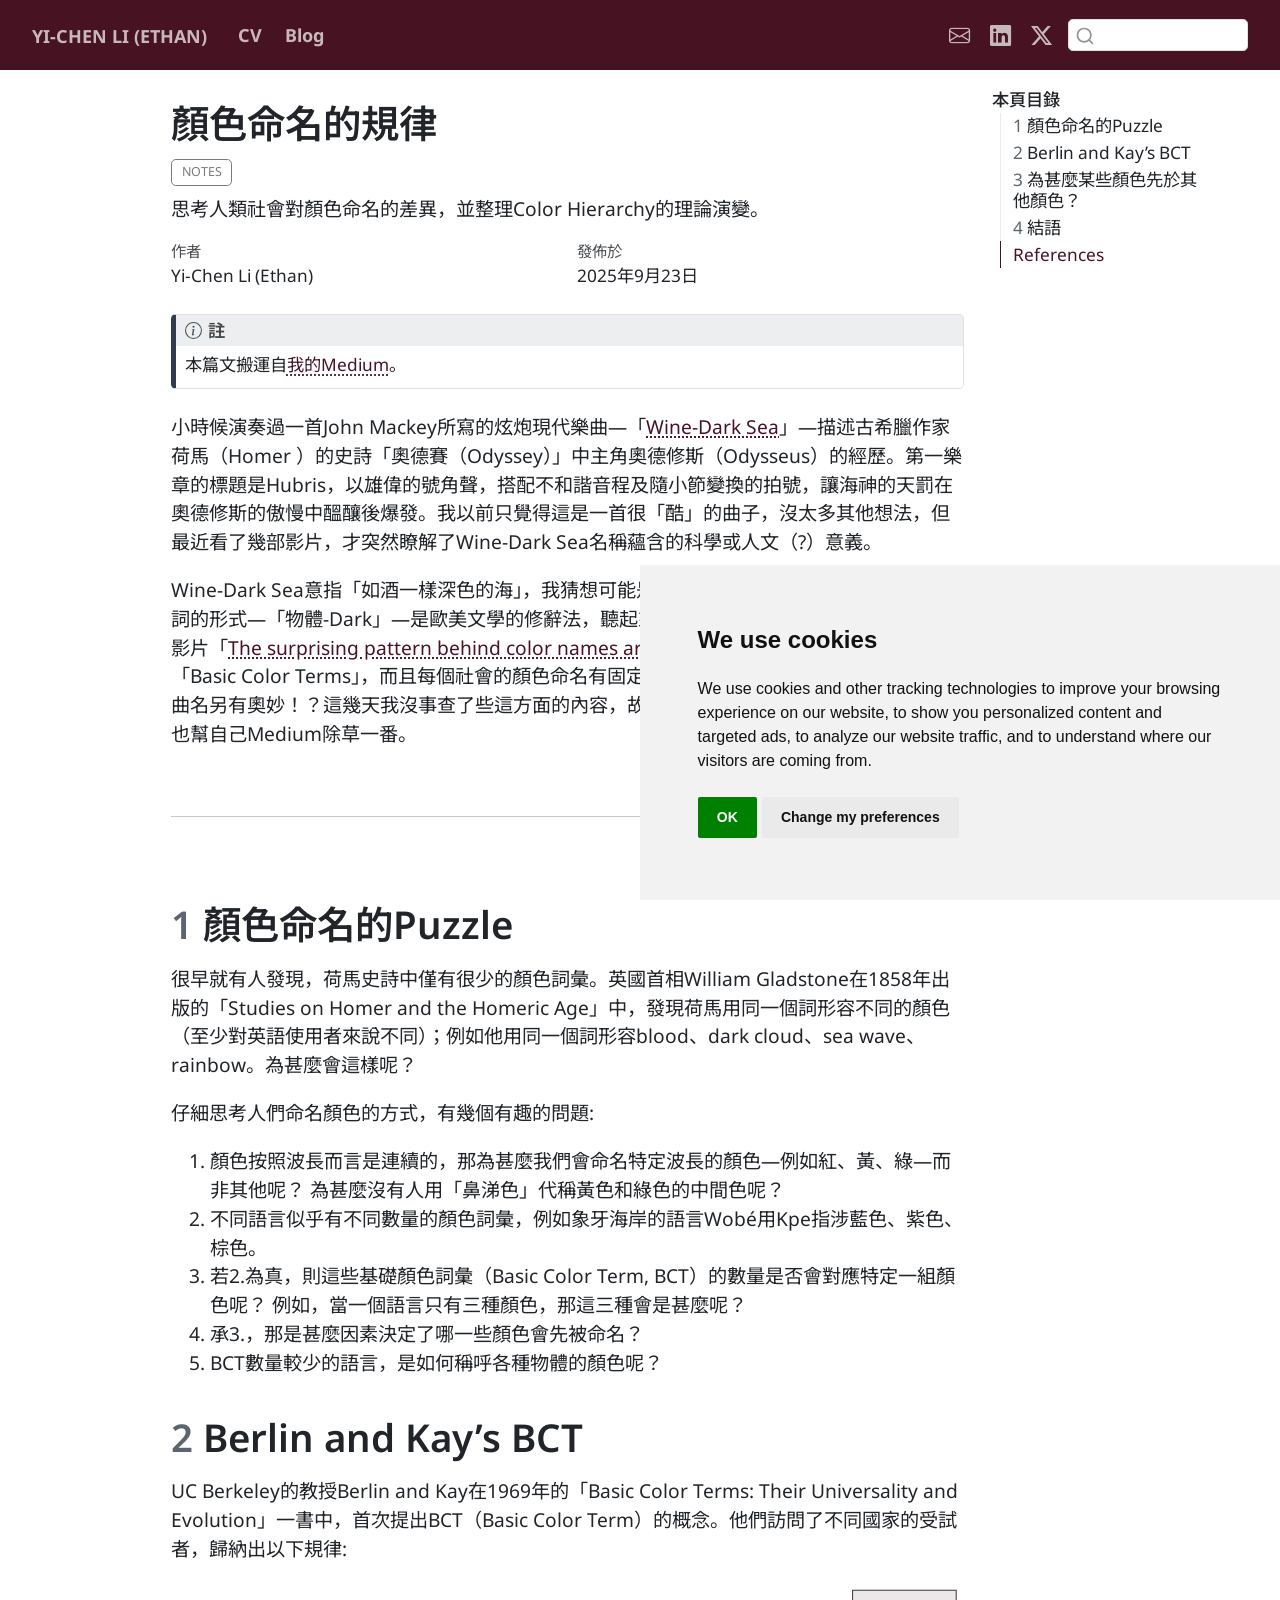
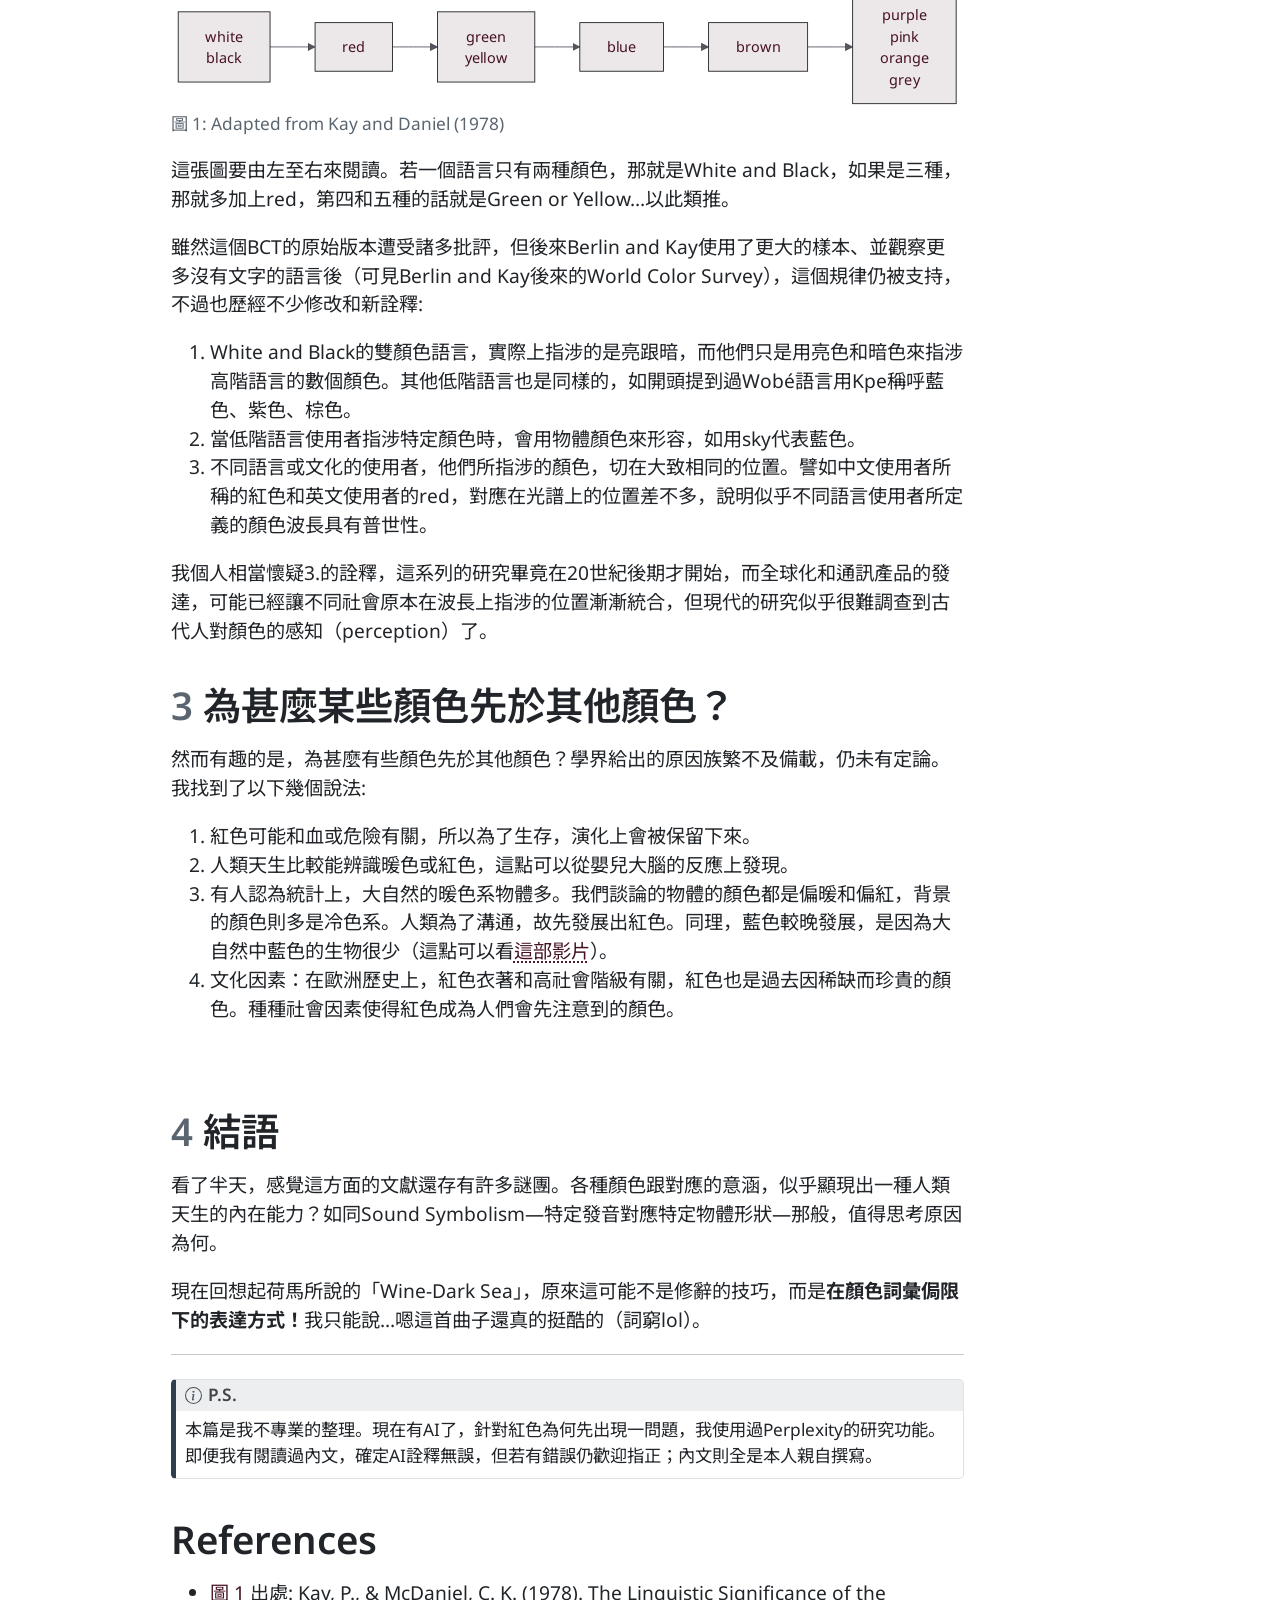
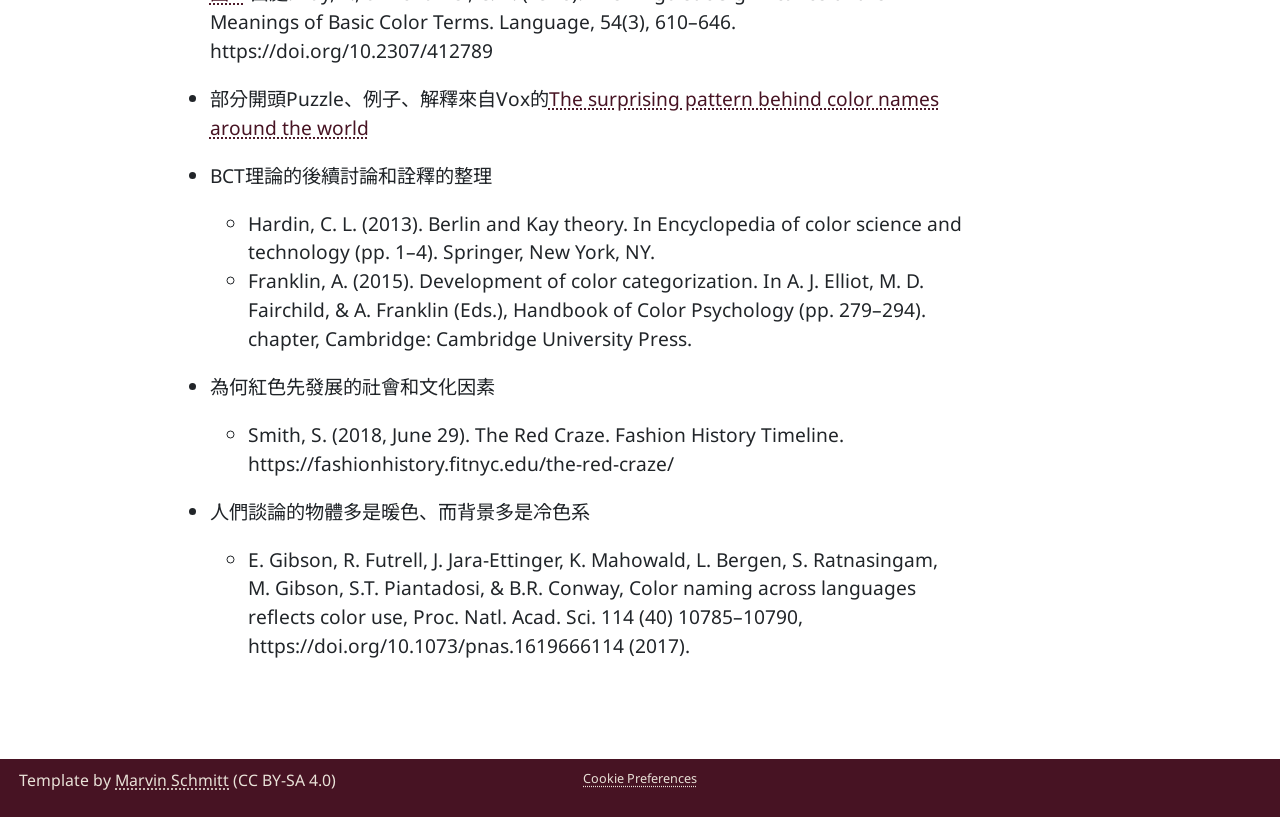
<file: docs/posts/2025-09-23-color-hierarchy/index.html>
<!DOCTYPE html>
<html xmlns="http://www.w3.org/1999/xhtml" lang="zh-Hant" xml:lang="zh-Hant"><head>

<meta charset="utf-8">
<meta name="generator" content="quarto-1.6.42">

<meta name="viewport" content="width=device-width, initial-scale=1.0, user-scalable=yes">

<meta name="author" content="Yi-Chen Li (Ethan)">
<meta name="description" content="思考人類社會對顏色命名的差異，並整理Color Hierarchy的理論演變。">

<title>顏色命名的規律 – Yi-Chen Li (Ethan)</title>
<style>
code{white-space: pre-wrap;}
span.smallcaps{font-variant: small-caps;}
div.columns{display: flex; gap: min(4vw, 1.5em);}
div.column{flex: auto; overflow-x: auto;}
div.hanging-indent{margin-left: 1.5em; text-indent: -1.5em;}
ul.task-list{list-style: none;}
ul.task-list li input[type="checkbox"] {
  width: 0.8em;
  margin: 0 0.8em 0.2em -1em; /* quarto-specific, see https://github.com/quarto-dev/quarto-cli/issues/4556 */ 
  vertical-align: middle;
}
</style>


<script src="../../site_libs/quarto-nav/quarto-nav.js"></script>
<script src="../../site_libs/clipboard/clipboard.min.js"></script>
<script src="../../site_libs/quarto-search/autocomplete.umd.js"></script>
<script src="../../site_libs/quarto-search/fuse.min.js"></script>
<script src="../../site_libs/quarto-search/quarto-search.js"></script>
<meta name="quarto:offset" content="../../">
<script src="../../site_libs/cookie-consent/cookie-consent.js"></script>
<link href="../../site_libs/cookie-consent/cookie-consent.css" rel="stylesheet">
<script src="../../site_libs/quarto-html/quarto.js"></script>
<script src="../../site_libs/quarto-html/popper.min.js"></script>
<script src="../../site_libs/quarto-html/tippy.umd.min.js"></script>
<script src="../../site_libs/quarto-html/anchor.min.js"></script>
<link href="../../site_libs/quarto-html/tippy.css" rel="stylesheet">
<link href="../../site_libs/quarto-html/quarto-syntax-highlighting-2f5df379a58b258e96c21c0638c20c03.css" rel="stylesheet" id="quarto-text-highlighting-styles">
<script src="../../site_libs/bootstrap/bootstrap.min.js"></script>
<link href="../../site_libs/bootstrap/bootstrap-icons.css" rel="stylesheet">
<link href="../../site_libs/bootstrap/bootstrap-efa989f0c9dc360af039877fd8bef8b6.min.css" rel="stylesheet" append-hash="true" id="quarto-bootstrap" data-mode="light">
<script id="quarto-search-options" type="application/json">{
  "location": "navbar",
  "copy-button": false,
  "collapse-after": 3,
  "panel-placement": "end",
  "type": "textbox",
  "limit": 50,
  "keyboard-shortcut": [
    "f",
    "/",
    "s"
  ],
  "language": {
    "search-no-results-text": "沒有結果",
    "search-matching-documents-text": "符合的文件",
    "search-copy-link-title": "複製搜尋連結",
    "search-hide-matches-text": "隱藏其他符合的結果",
    "search-more-match-text": "更多符合結果",
    "search-more-matches-text": "更多符合結果",
    "search-clear-button-title": "清除",
    "search-text-placeholder": "",
    "search-detached-cancel-button-title": "取消",
    "search-submit-button-title": "送出",
    "search-label": "搜尋"
  }
}</script>
<script async="" src="https://www.googletagmanager.com/gtag/js?id=G-JFYLBEH0M1"></script>

<script type="text/plain" cookie-consent="tracking">

window.dataLayer = window.dataLayer || [];
function gtag(){dataLayer.push(arguments);}
gtag('js', new Date());
gtag('config', 'G-JFYLBEH0M1', { 'anonymize_ip': true});
</script>

<script type="text/javascript" charset="UTF-8">
document.addEventListener('DOMContentLoaded', function () {
cookieconsent.run({
  "notice_banner_type":"simple",
  "consent_type":"implied",
  "palette":"light",
  "language":"en",
  "page_load_consent_levels":["strictly-necessary","functionality","tracking","targeting"],
  "notice_banner_reject_button_hide":false,
  "preferences_center_close_button_hide":false,
  "website_name":""
  ,
"language":"zh-Hant"
  });
});
</script> 
  
<script src="../../site_libs/quarto-diagram/mermaid.min.js"></script>
<script src="../../site_libs/quarto-diagram/mermaid-init.js"></script>
<link href="../../site_libs/quarto-diagram/mermaid.css" rel="stylesheet">
<link rel="preconnect" href="https://fonts.googleapis.com">
<link rel="preconnect" href="https://fonts.gstatic.com" crossorigin="">
<link href="https://fonts.googleapis.com/css2?family=Noto+Sans+JP:wght@100..900&amp;family=Noto+Sans+KR:wght@100..900&amp;family=Noto+Sans+TC:wght@100..900&amp;family=Noto+Sans:ital,wght@0,100..900;1,100..900&amp;display=swap" rel="stylesheet">


</head>

<body class="nav-fixed">

<div id="quarto-search-results"></div>
  <header id="quarto-header" class="headroom fixed-top">
    <nav class="navbar navbar-expand-lg " data-bs-theme="dark">
      <div class="navbar-container container-fluid">
      <div class="navbar-brand-container mx-auto">
    <a class="navbar-brand" href="../../index.html">
    <span class="navbar-title">Yi-Chen Li (Ethan)</span>
    </a>
  </div>
            <div id="quarto-search" class="" title="搜尋"></div>
          <button class="navbar-toggler" type="button" data-bs-toggle="collapse" data-bs-target="#navbarCollapse" aria-controls="navbarCollapse" role="menu" aria-expanded="false" aria-label="切換導航列" onclick="if (window.quartoToggleHeadroom) { window.quartoToggleHeadroom(); }">
  <span class="navbar-toggler-icon"></span>
</button>
          <div class="collapse navbar-collapse" id="navbarCollapse">
            <ul class="navbar-nav navbar-nav-scroll me-auto">
  <li class="nav-item">
    <a class="nav-link" href="../../cv/index.html"> 
<span class="menu-text">CV</span></a>
  </li>  
  <li class="nav-item">
    <a class="nav-link" href="../../posts/"> 
<span class="menu-text">Blog</span></a>
  </li>  
</ul>
            <ul class="navbar-nav navbar-nav-scroll ms-auto">
  <li class="nav-item compact">
    <a class="nav-link" href="mailto:ethanli.taiwan@gmail.com"> <i class="bi bi-envelope" role="img" aria-label="email">
</i> 
<span class="menu-text"></span></a>
  </li>  
  <li class="nav-item compact">
    <a class="nav-link" href="https://www.linkedin.com/in/yi-chen-li-a75513308"> <i class="bi bi-linkedin" role="img">
</i> 
<span class="menu-text"></span></a>
  </li>  
  <li class="nav-item compact">
    <a class="nav-link" href="https://x.com/EthanLi1999"> <i class="bi bi-twitter-x" role="img">
</i> 
<span class="menu-text"></span></a>
  </li>  
</ul>
          </div> <!-- /navcollapse -->
            <div class="quarto-navbar-tools">
</div>
      </div> <!-- /container-fluid -->
    </nav>
</header>
<!-- content -->
<div id="quarto-content" class="quarto-container page-columns page-rows-contents page-layout-article page-navbar">
<!-- sidebar -->
<!-- margin-sidebar -->
    <div id="quarto-margin-sidebar" class="sidebar margin-sidebar">
        <nav id="TOC" role="doc-toc" class="toc-active">
    <h2 id="toc-title">本頁目錄</h2>
   
  <ul>
  <li><a href="#顏色命名的puzzle" id="toc-顏色命名的puzzle" class="nav-link active" data-scroll-target="#顏色命名的puzzle"><span class="header-section-number">1</span> 顏色命名的Puzzle</a></li>
  <li><a href="#berlin-and-kays-bct" id="toc-berlin-and-kays-bct" class="nav-link" data-scroll-target="#berlin-and-kays-bct"><span class="header-section-number">2</span> Berlin and Kay’s BCT</a></li>
  <li><a href="#為甚麼某些顏色先於其他顏色" id="toc-為甚麼某些顏色先於其他顏色" class="nav-link" data-scroll-target="#為甚麼某些顏色先於其他顏色"><span class="header-section-number">3</span> 為甚麼某些顏色先於其他顏色？</a></li>
  <li><a href="#結語" id="toc-結語" class="nav-link" data-scroll-target="#結語"><span class="header-section-number">4</span> 結語</a></li>
  <li><a href="#references" id="toc-references" class="nav-link" data-scroll-target="#references">References</a></li>
  </ul>
</nav>
    </div>
<!-- main -->
<main class="content" id="quarto-document-content">

<header id="title-block-header" class="quarto-title-block default">
<div class="quarto-title">
<h1 class="title">顏色命名的規律</h1>
  <div class="quarto-categories">
    <div class="quarto-category">notes</div>
  </div>
  </div>

<div>
  <div class="description">
    思考人類社會對顏色命名的差異，並整理Color Hierarchy的理論演變。
  </div>
</div>


<div class="quarto-title-meta">

    <div>
    <div class="quarto-title-meta-heading">作者</div>
    <div class="quarto-title-meta-contents">
             <p>Yi-Chen Li (Ethan) </p>
          </div>
  </div>
    
    <div>
    <div class="quarto-title-meta-heading">發佈於</div>
    <div class="quarto-title-meta-contents">
      <p class="date">2025年9月23日</p>
    </div>
  </div>
  
    
  </div>
  


</header>


<div class="callout callout-style-default callout-note callout-titled">
<div class="callout-header d-flex align-content-center">
<div class="callout-icon-container">
<i class="callout-icon"></i>
</div>
<div class="callout-title-container flex-fill">
註
</div>
</div>
<div class="callout-body-container callout-body">
<p>本篇文搬運自<a href="https://medium.com/@Yich_2826/%E5%BF%83%E5%BE%97-%E9%A1%8F%E8%89%B2%E5%91%BD%E5%90%8D%E7%9A%84%E8%A6%8F%E5%BE%8B-2bf8036df7b9">我的Medium</a>。</p>
</div>
</div>
<p>小時候演奏過一首John Mackey所寫的炫炮現代樂曲—「<a href="https://www.youtube.com/watch?v=GyvcDPuUzO4">Wine-Dark Sea</a>」—描述古希臘作家荷馬（Homer ）的史詩「奧德賽（Odyssey）」中主角奧德修斯（Odysseus）的經歷。第一樂章的標題是Hubris，以雄偉的號角聲，搭配不和諧音程及隨小節變換的拍號，讓海神的天罰在奧德修斯的傲慢中醞釀後爆發。我以前只覺得這是一首很「酷」的曲子，沒太多其他想法，但最近看了幾部影片，才突然瞭解了Wine-Dark Sea名稱蘊含的科學或人文（?）意義。</p>
<p>Wine-Dark Sea意指「如酒一樣深色的海」，我猜想可能是紫或深紅色吧。我以前覺得這個形容詞的形式—「物體-Dark」—是歐美文學的修辭法，聽起來比較具象化。直至前幾天透過Vox的影片「<a href="https://www.youtube.com/watch?v=gMqZR3pqMjg">The surprising pattern behind color names around the world</a>」，知道了所謂的「Basic Color Terms」，而且每個社會的顏色命名有固定的pattern，我這才發現原來這首管樂曲名另有奧妙！？這幾天我沒事查了些這方面的內容，故在本文稍稍整理我的不專業小心得，也幫自己Medium除草一番。</p>
<p><br></p>
<hr>
<p><br></p>
<section id="顏色命名的puzzle" class="level1" data-number="1">
<h1 data-number="1"><span class="header-section-number">1</span> 顏色命名的Puzzle</h1>
<p>很早就有人發現，荷馬史詩中僅有很少的顏色詞彙。英國首相William Gladstone在1858年出版的「Studies on Homer and the Homeric Age」中，發現荷馬用同一個詞形容不同的顏色（至少對英語使用者來說不同）；例如他用同一個詞形容blood、dark cloud、sea wave、rainbow。為甚麼會這樣呢？</p>
<p>仔細思考人們命名顏色的方式，有幾個有趣的問題:</p>
<ol type="1">
<li>顏色按照波長而言是連續的，那為甚麼我們會命名特定波長的顏色—例如紅、黃、綠—而非其他呢？ 為甚麼沒有人用「鼻涕色」代稱黃色和綠色的中間色呢？</li>
<li>不同語言似乎有不同數量的顏色詞彙，例如象牙海岸的語言Wobé用Kpe指涉藍色、紫色、棕色。</li>
<li>若2.為真，則這些基礎顏色詞彙（Basic Color Term, BCT）的數量是否會對應特定一組顏色呢？ 例如，當一個語言只有三種顏色，那這三種會是甚麼呢？</li>
<li>承3.，那是甚麼因素決定了哪一些顏色會先被命名？</li>
<li>BCT數量較少的語言，是如何稱呼各種物體的顏色呢？</li>
</ol>
</section>
<section id="berlin-and-kays-bct" class="level1" data-number="2">
<h1 data-number="2"><span class="header-section-number">2</span> Berlin and Kay’s BCT</h1>
<p>UC Berkeley的教授Berlin and Kay在1969年的「Basic Color Terms: Their Universality and Evolution」一書中，首次提出BCT（Basic Color Term）的概念。他們訪問了不同國家的受試者，歸納出以下規律:</p>
<div class="cell" data-layout-align="default">
<div class="cell-output-display">
<div id="fig-BCT" class="quarto-float quarto-figure quarto-figure-center anchored">
<figure class="quarto-float quarto-float-fig figure">
<div aria-describedby="fig-BCT-caption-0ceaefa1-69ba-4598-a22c-09a6ac19f8ca">
<div>
<pre class="mermaid mermaid-js" data-label="fig-BCT">flowchart LR
  WB["white&lt;br/&gt;black"] --&gt; R["red"] --&gt; GY["green&lt;br/&gt;yellow"] --&gt; BL["blue"] --&gt; BR["brown"] --&gt; P["purple&lt;br/&gt;pink&lt;br/&gt;orange&lt;br/&gt;grey"]
</pre>
</div>
</div>
<figcaption class="quarto-float-caption-bottom quarto-float-caption quarto-float-fig" id="fig-BCT-caption-0ceaefa1-69ba-4598-a22c-09a6ac19f8ca">
圖&nbsp;1: Adapted from Kay and Daniel (1978)
</figcaption>
</figure>
</div>
</div>
</div>
<p>這張圖要由左至右來閱讀。若一個語言只有兩種顏色，那就是White and Black，如果是三種，那就多加上red，第四和五種的話就是Green or Yellow…以此類推。</p>
<p>雖然這個BCT的原始版本遭受諸多批評，但後來Berlin and Kay使用了更大的樣本、並觀察更多沒有文字的語言後（可見Berlin and Kay後來的World Color Survey），這個規律仍被支持，不過也歷經不少修改和新詮釋:</p>
<ol type="1">
<li>White and Black的雙顏色語言，實際上指涉的是亮跟暗，而他們只是用亮色和暗色來指涉高階語言的數個顏色。其他低階語言也是同樣的，如開頭提到過Wobé語言用Kpe稱呼藍色、紫色、棕色。</li>
<li>當低階語言使用者指涉特定顏色時，會用物體顏色來形容，如用sky代表藍色。</li>
<li>不同語言或文化的使用者，他們所指涉的顏色，切在大致相同的位置。譬如中文使用者所稱的紅色和英文使用者的red，對應在光譜上的位置差不多，說明似乎不同語言使用者所定義的顏色波長具有普世性。</li>
</ol>
<p>我個人相當懷疑3.的詮釋，這系列的研究畢竟在20世紀後期才開始，而全球化和通訊產品的發達，可能已經讓不同社會原本在波長上指涉的位置漸漸統合，但現代的研究似乎很難調查到古代人對顏色的感知（perception）了。</p>
</section>
<section id="為甚麼某些顏色先於其他顏色" class="level1" data-number="3">
<h1 data-number="3"><span class="header-section-number">3</span> 為甚麼某些顏色先於其他顏色？</h1>
<p>然而有趣的是，為甚麼有些顏色先於其他顏色？學界給出的原因族繁不及備載，仍未有定論。我找到了以下幾個說法:</p>
<ol type="1">
<li>紅色可能和血或危險有關，所以為了生存，演化上會被保留下來。</li>
<li>人類天生比較能辨識暖色或紅色，這點可以從嬰兒大腦的反應上發現。</li>
<li>有人認為統計上，大自然的暖色系物體多。我們談論的物體的顏色都是偏暖和偏紅，背景的顏色則多是冷色系。人類為了溝通，故先發展出紅色。同理，藍色較晚發展，是因為大自然中藍色的生物很少（這點可以看<a href="https://www.youtube.com/watch?v=3g246c6Bv58">這部影片</a>）。</li>
<li>文化因素：在歐洲歷史上，紅色衣著和高社會階級有關，紅色也是過去因稀缺而珍貴的顏色。種種社會因素使得紅色成為人們會先注意到的顏色。</li>
</ol>
<p><br></p>
</section>
<section id="結語" class="level1" data-number="4">
<h1 data-number="4"><span class="header-section-number">4</span> 結語</h1>
<p>看了半天，感覺這方面的文獻還存有許多謎團。各種顏色跟對應的意涵，似乎顯現出一種人類天生的內在能力？如同Sound Symbolism—特定發音對應特定物體形狀—那般，值得思考原因為何。</p>
<p>現在回想起荷馬所說的「Wine-Dark Sea」，原來這可能不是修辭的技巧，而是<strong>在顏色詞彙侷限下的表達方式！</strong>我只能說…嗯這首曲子還真的挺酷的（詞窮lol）。</p>
<hr>
<div class="callout callout-style-default callout-note callout-titled" title="P.S.">
<div class="callout-header d-flex align-content-center">
<div class="callout-icon-container">
<i class="callout-icon"></i>
</div>
<div class="callout-title-container flex-fill">
P.S.
</div>
</div>
<div class="callout-body-container callout-body">
<p>本篇是我不專業的整理。現在有AI了，針對紅色為何先出現一問題，我使用過Perplexity的研究功能。即便我有閱讀過內文，確定AI詮釋無誤，但若有錯誤仍歡迎指正；內文則全是本人親自撰寫。</p>
</div>
</div>
</section>
<section id="references" class="level1 unnumbered">
<h1 class="unnumbered">References</h1>
<ul>
<li><p><a href="#fig-BCT" class="quarto-xref">圖&nbsp;1</a> 出處: Kay, P., &amp; McDaniel, C. K. (1978). The Linguistic Significance of the Meanings of Basic Color Terms. Language, 54(3), 610–646. https://doi.org/10.2307/412789</p></li>
<li><p>部分開頭Puzzle、例子、解釋來自Vox的<a href="https://www.youtube.com/watch?v=gMqZR3pqMjg">The surprising pattern behind color names around the world</a></p></li>
<li><p>BCT理論的後續討論和詮釋的整理</p>
<ul>
<li>Hardin, C. L. (2013). Berlin and Kay theory. In Encyclopedia of color science and technology (pp.&nbsp;1–4). Springer, New York, NY.</li>
<li>Franklin, A. (2015). Development of color categorization. In A. J. Elliot, M. D. Fairchild, &amp; A. Franklin (Eds.), Handbook of Color Psychology (pp.&nbsp;279–294). chapter, Cambridge: Cambridge University Press.</li>
</ul></li>
<li><p>為何紅色先發展的社會和文化因素</p>
<ul>
<li>Smith, S. (2018, June 29). The Red Craze. Fashion History Timeline. https://fashionhistory.fitnyc.edu/the-red-craze/</li>
</ul></li>
<li><p>人們談論的物體多是暖色、而背景多是冷色系</p>
<ul>
<li>E. Gibson, R. Futrell, J. Jara-Ettinger, K. Mahowald, L. Bergen, S. Ratnasingam, M. Gibson, S.T. Piantadosi, &amp; B.R. Conway, Color naming across languages reflects color use, Proc. Natl. Acad. Sci. 114 (40) 10785–10790, https://doi.org/10.1073/pnas.1619666114 (2017).</li>
</ul></li>
</ul>


</section>

</main> <!-- /main -->
<script id="quarto-html-after-body" type="application/javascript">
window.document.addEventListener("DOMContentLoaded", function (event) {
  const toggleBodyColorMode = (bsSheetEl) => {
    const mode = bsSheetEl.getAttribute("data-mode");
    const bodyEl = window.document.querySelector("body");
    if (mode === "dark") {
      bodyEl.classList.add("quarto-dark");
      bodyEl.classList.remove("quarto-light");
    } else {
      bodyEl.classList.add("quarto-light");
      bodyEl.classList.remove("quarto-dark");
    }
  }
  const toggleBodyColorPrimary = () => {
    const bsSheetEl = window.document.querySelector("link#quarto-bootstrap");
    if (bsSheetEl) {
      toggleBodyColorMode(bsSheetEl);
    }
  }
  toggleBodyColorPrimary();  
  const icon = "";
  const anchorJS = new window.AnchorJS();
  anchorJS.options = {
    placement: 'right',
    icon: icon
  };
  anchorJS.add('.anchored');
  const isCodeAnnotation = (el) => {
    for (const clz of el.classList) {
      if (clz.startsWith('code-annotation-')) {                     
        return true;
      }
    }
    return false;
  }
  const onCopySuccess = function(e) {
    // button target
    const button = e.trigger;
    // don't keep focus
    button.blur();
    // flash "checked"
    button.classList.add('code-copy-button-checked');
    var currentTitle = button.getAttribute("title");
    button.setAttribute("title", "已複製");
    let tooltip;
    if (window.bootstrap) {
      button.setAttribute("data-bs-toggle", "tooltip");
      button.setAttribute("data-bs-placement", "left");
      button.setAttribute("data-bs-title", "已複製");
      tooltip = new bootstrap.Tooltip(button, 
        { trigger: "manual", 
          customClass: "code-copy-button-tooltip",
          offset: [0, -8]});
      tooltip.show();    
    }
    setTimeout(function() {
      if (tooltip) {
        tooltip.hide();
        button.removeAttribute("data-bs-title");
        button.removeAttribute("data-bs-toggle");
        button.removeAttribute("data-bs-placement");
      }
      button.setAttribute("title", currentTitle);
      button.classList.remove('code-copy-button-checked');
    }, 1000);
    // clear code selection
    e.clearSelection();
  }
  const getTextToCopy = function(trigger) {
      const codeEl = trigger.previousElementSibling.cloneNode(true);
      for (const childEl of codeEl.children) {
        if (isCodeAnnotation(childEl)) {
          childEl.remove();
        }
      }
      return codeEl.innerText;
  }
  const clipboard = new window.ClipboardJS('.code-copy-button:not([data-in-quarto-modal])', {
    text: getTextToCopy
  });
  clipboard.on('success', onCopySuccess);
  if (window.document.getElementById('quarto-embedded-source-code-modal')) {
    const clipboardModal = new window.ClipboardJS('.code-copy-button[data-in-quarto-modal]', {
      text: getTextToCopy,
      container: window.document.getElementById('quarto-embedded-source-code-modal')
    });
    clipboardModal.on('success', onCopySuccess);
  }
    var localhostRegex = new RegExp(/^(?:http|https):\/\/localhost\:?[0-9]*\//);
    var mailtoRegex = new RegExp(/^mailto:/);
      var filterRegex = new RegExp('/' + window.location.host + '/');
    var isInternal = (href) => {
        return filterRegex.test(href) || localhostRegex.test(href) || mailtoRegex.test(href);
    }
    // Inspect non-navigation links and adorn them if external
 	var links = window.document.querySelectorAll('a[href]:not(.nav-link):not(.navbar-brand):not(.toc-action):not(.sidebar-link):not(.sidebar-item-toggle):not(.pagination-link):not(.no-external):not([aria-hidden]):not(.dropdown-item):not(.quarto-navigation-tool):not(.about-link)');
    for (var i=0; i<links.length; i++) {
      const link = links[i];
      if (!isInternal(link.href)) {
        // undo the damage that might have been done by quarto-nav.js in the case of
        // links that we want to consider external
        if (link.dataset.originalHref !== undefined) {
          link.href = link.dataset.originalHref;
        }
      }
    }
  function tippyHover(el, contentFn, onTriggerFn, onUntriggerFn) {
    const config = {
      allowHTML: true,
      maxWidth: 500,
      delay: 100,
      arrow: false,
      appendTo: function(el) {
          return el.parentElement;
      },
      interactive: true,
      interactiveBorder: 10,
      theme: 'quarto',
      placement: 'bottom-start',
    };
    if (contentFn) {
      config.content = contentFn;
    }
    if (onTriggerFn) {
      config.onTrigger = onTriggerFn;
    }
    if (onUntriggerFn) {
      config.onUntrigger = onUntriggerFn;
    }
    window.tippy(el, config); 
  }
  const noterefs = window.document.querySelectorAll('a[role="doc-noteref"]');
  for (var i=0; i<noterefs.length; i++) {
    const ref = noterefs[i];
    tippyHover(ref, function() {
      // use id or data attribute instead here
      let href = ref.getAttribute('data-footnote-href') || ref.getAttribute('href');
      try { href = new URL(href).hash; } catch {}
      const id = href.replace(/^#\/?/, "");
      const note = window.document.getElementById(id);
      if (note) {
        return note.innerHTML;
      } else {
        return "";
      }
    });
  }
  const xrefs = window.document.querySelectorAll('a.quarto-xref');
  const processXRef = (id, note) => {
    // Strip column container classes
    const stripColumnClz = (el) => {
      el.classList.remove("page-full", "page-columns");
      if (el.children) {
        for (const child of el.children) {
          stripColumnClz(child);
        }
      }
    }
    stripColumnClz(note)
    if (id === null || id.startsWith('sec-')) {
      // Special case sections, only their first couple elements
      const container = document.createElement("div");
      if (note.children && note.children.length > 2) {
        container.appendChild(note.children[0].cloneNode(true));
        for (let i = 1; i < note.children.length; i++) {
          const child = note.children[i];
          if (child.tagName === "P" && child.innerText === "") {
            continue;
          } else {
            container.appendChild(child.cloneNode(true));
            break;
          }
        }
        if (window.Quarto?.typesetMath) {
          window.Quarto.typesetMath(container);
        }
        return container.innerHTML
      } else {
        if (window.Quarto?.typesetMath) {
          window.Quarto.typesetMath(note);
        }
        return note.innerHTML;
      }
    } else {
      // Remove any anchor links if they are present
      const anchorLink = note.querySelector('a.anchorjs-link');
      if (anchorLink) {
        anchorLink.remove();
      }
      if (window.Quarto?.typesetMath) {
        window.Quarto.typesetMath(note);
      }
      if (note.classList.contains("callout")) {
        return note.outerHTML;
      } else {
        return note.innerHTML;
      }
    }
  }
  for (var i=0; i<xrefs.length; i++) {
    const xref = xrefs[i];
    tippyHover(xref, undefined, function(instance) {
      instance.disable();
      let url = xref.getAttribute('href');
      let hash = undefined; 
      if (url.startsWith('#')) {
        hash = url;
      } else {
        try { hash = new URL(url).hash; } catch {}
      }
      if (hash) {
        const id = hash.replace(/^#\/?/, "");
        const note = window.document.getElementById(id);
        if (note !== null) {
          try {
            const html = processXRef(id, note.cloneNode(true));
            instance.setContent(html);
          } finally {
            instance.enable();
            instance.show();
          }
        } else {
          // See if we can fetch this
          fetch(url.split('#')[0])
          .then(res => res.text())
          .then(html => {
            const parser = new DOMParser();
            const htmlDoc = parser.parseFromString(html, "text/html");
            const note = htmlDoc.getElementById(id);
            if (note !== null) {
              const html = processXRef(id, note);
              instance.setContent(html);
            } 
          }).finally(() => {
            instance.enable();
            instance.show();
          });
        }
      } else {
        // See if we can fetch a full url (with no hash to target)
        // This is a special case and we should probably do some content thinning / targeting
        fetch(url)
        .then(res => res.text())
        .then(html => {
          const parser = new DOMParser();
          const htmlDoc = parser.parseFromString(html, "text/html");
          const note = htmlDoc.querySelector('main.content');
          if (note !== null) {
            // This should only happen for chapter cross references
            // (since there is no id in the URL)
            // remove the first header
            if (note.children.length > 0 && note.children[0].tagName === "HEADER") {
              note.children[0].remove();
            }
            const html = processXRef(null, note);
            instance.setContent(html);
          } 
        }).finally(() => {
          instance.enable();
          instance.show();
        });
      }
    }, function(instance) {
    });
  }
      let selectedAnnoteEl;
      const selectorForAnnotation = ( cell, annotation) => {
        let cellAttr = 'data-code-cell="' + cell + '"';
        let lineAttr = 'data-code-annotation="' +  annotation + '"';
        const selector = 'span[' + cellAttr + '][' + lineAttr + ']';
        return selector;
      }
      const selectCodeLines = (annoteEl) => {
        const doc = window.document;
        const targetCell = annoteEl.getAttribute("data-target-cell");
        const targetAnnotation = annoteEl.getAttribute("data-target-annotation");
        const annoteSpan = window.document.querySelector(selectorForAnnotation(targetCell, targetAnnotation));
        const lines = annoteSpan.getAttribute("data-code-lines").split(",");
        const lineIds = lines.map((line) => {
          return targetCell + "-" + line;
        })
        let top = null;
        let height = null;
        let parent = null;
        if (lineIds.length > 0) {
            //compute the position of the single el (top and bottom and make a div)
            const el = window.document.getElementById(lineIds[0]);
            top = el.offsetTop;
            height = el.offsetHeight;
            parent = el.parentElement.parentElement;
          if (lineIds.length > 1) {
            const lastEl = window.document.getElementById(lineIds[lineIds.length - 1]);
            const bottom = lastEl.offsetTop + lastEl.offsetHeight;
            height = bottom - top;
          }
          if (top !== null && height !== null && parent !== null) {
            // cook up a div (if necessary) and position it 
            let div = window.document.getElementById("code-annotation-line-highlight");
            if (div === null) {
              div = window.document.createElement("div");
              div.setAttribute("id", "code-annotation-line-highlight");
              div.style.position = 'absolute';
              parent.appendChild(div);
            }
            div.style.top = top - 2 + "px";
            div.style.height = height + 4 + "px";
            div.style.left = 0;
            let gutterDiv = window.document.getElementById("code-annotation-line-highlight-gutter");
            if (gutterDiv === null) {
              gutterDiv = window.document.createElement("div");
              gutterDiv.setAttribute("id", "code-annotation-line-highlight-gutter");
              gutterDiv.style.position = 'absolute';
              const codeCell = window.document.getElementById(targetCell);
              const gutter = codeCell.querySelector('.code-annotation-gutter');
              gutter.appendChild(gutterDiv);
            }
            gutterDiv.style.top = top - 2 + "px";
            gutterDiv.style.height = height + 4 + "px";
          }
          selectedAnnoteEl = annoteEl;
        }
      };
      const unselectCodeLines = () => {
        const elementsIds = ["code-annotation-line-highlight", "code-annotation-line-highlight-gutter"];
        elementsIds.forEach((elId) => {
          const div = window.document.getElementById(elId);
          if (div) {
            div.remove();
          }
        });
        selectedAnnoteEl = undefined;
      };
        // Handle positioning of the toggle
    window.addEventListener(
      "resize",
      throttle(() => {
        elRect = undefined;
        if (selectedAnnoteEl) {
          selectCodeLines(selectedAnnoteEl);
        }
      }, 10)
    );
    function throttle(fn, ms) {
    let throttle = false;
    let timer;
      return (...args) => {
        if(!throttle) { // first call gets through
            fn.apply(this, args);
            throttle = true;
        } else { // all the others get throttled
            if(timer) clearTimeout(timer); // cancel #2
            timer = setTimeout(() => {
              fn.apply(this, args);
              timer = throttle = false;
            }, ms);
        }
      };
    }
      // Attach click handler to the DT
      const annoteDls = window.document.querySelectorAll('dt[data-target-cell]');
      for (const annoteDlNode of annoteDls) {
        annoteDlNode.addEventListener('click', (event) => {
          const clickedEl = event.target;
          if (clickedEl !== selectedAnnoteEl) {
            unselectCodeLines();
            const activeEl = window.document.querySelector('dt[data-target-cell].code-annotation-active');
            if (activeEl) {
              activeEl.classList.remove('code-annotation-active');
            }
            selectCodeLines(clickedEl);
            clickedEl.classList.add('code-annotation-active');
          } else {
            // Unselect the line
            unselectCodeLines();
            clickedEl.classList.remove('code-annotation-active');
          }
        });
      }
  const findCites = (el) => {
    const parentEl = el.parentElement;
    if (parentEl) {
      const cites = parentEl.dataset.cites;
      if (cites) {
        return {
          el,
          cites: cites.split(' ')
        };
      } else {
        return findCites(el.parentElement)
      }
    } else {
      return undefined;
    }
  };
  var bibliorefs = window.document.querySelectorAll('a[role="doc-biblioref"]');
  for (var i=0; i<bibliorefs.length; i++) {
    const ref = bibliorefs[i];
    const citeInfo = findCites(ref);
    if (citeInfo) {
      tippyHover(citeInfo.el, function() {
        var popup = window.document.createElement('div');
        citeInfo.cites.forEach(function(cite) {
          var citeDiv = window.document.createElement('div');
          citeDiv.classList.add('hanging-indent');
          citeDiv.classList.add('csl-entry');
          var biblioDiv = window.document.getElementById('ref-' + cite);
          if (biblioDiv) {
            citeDiv.innerHTML = biblioDiv.innerHTML;
          }
          popup.appendChild(citeDiv);
        });
        return popup.innerHTML;
      });
    }
  }
});
</script>
</div> <!-- /content -->
<footer class="footer">
  <div class="nav-footer">
    <div class="nav-footer-left">
<p><span class="faux-block">Template by <a href="https://marvin-schmitt.com/blog/website-tutorial-quarto/">Marvin Schmitt</a> (CC BY-SA 4.0)</span></p>
</div>   
    <div class="nav-footer-center">

<div class="cookie-consent-footer"><a href="#" id="open_preferences_center">Cookie Preferences</a></div></div>
    <div class="nav-footer-right">
      &nbsp;
    </div>
  </div>
</footer>




</body></html>
</file>
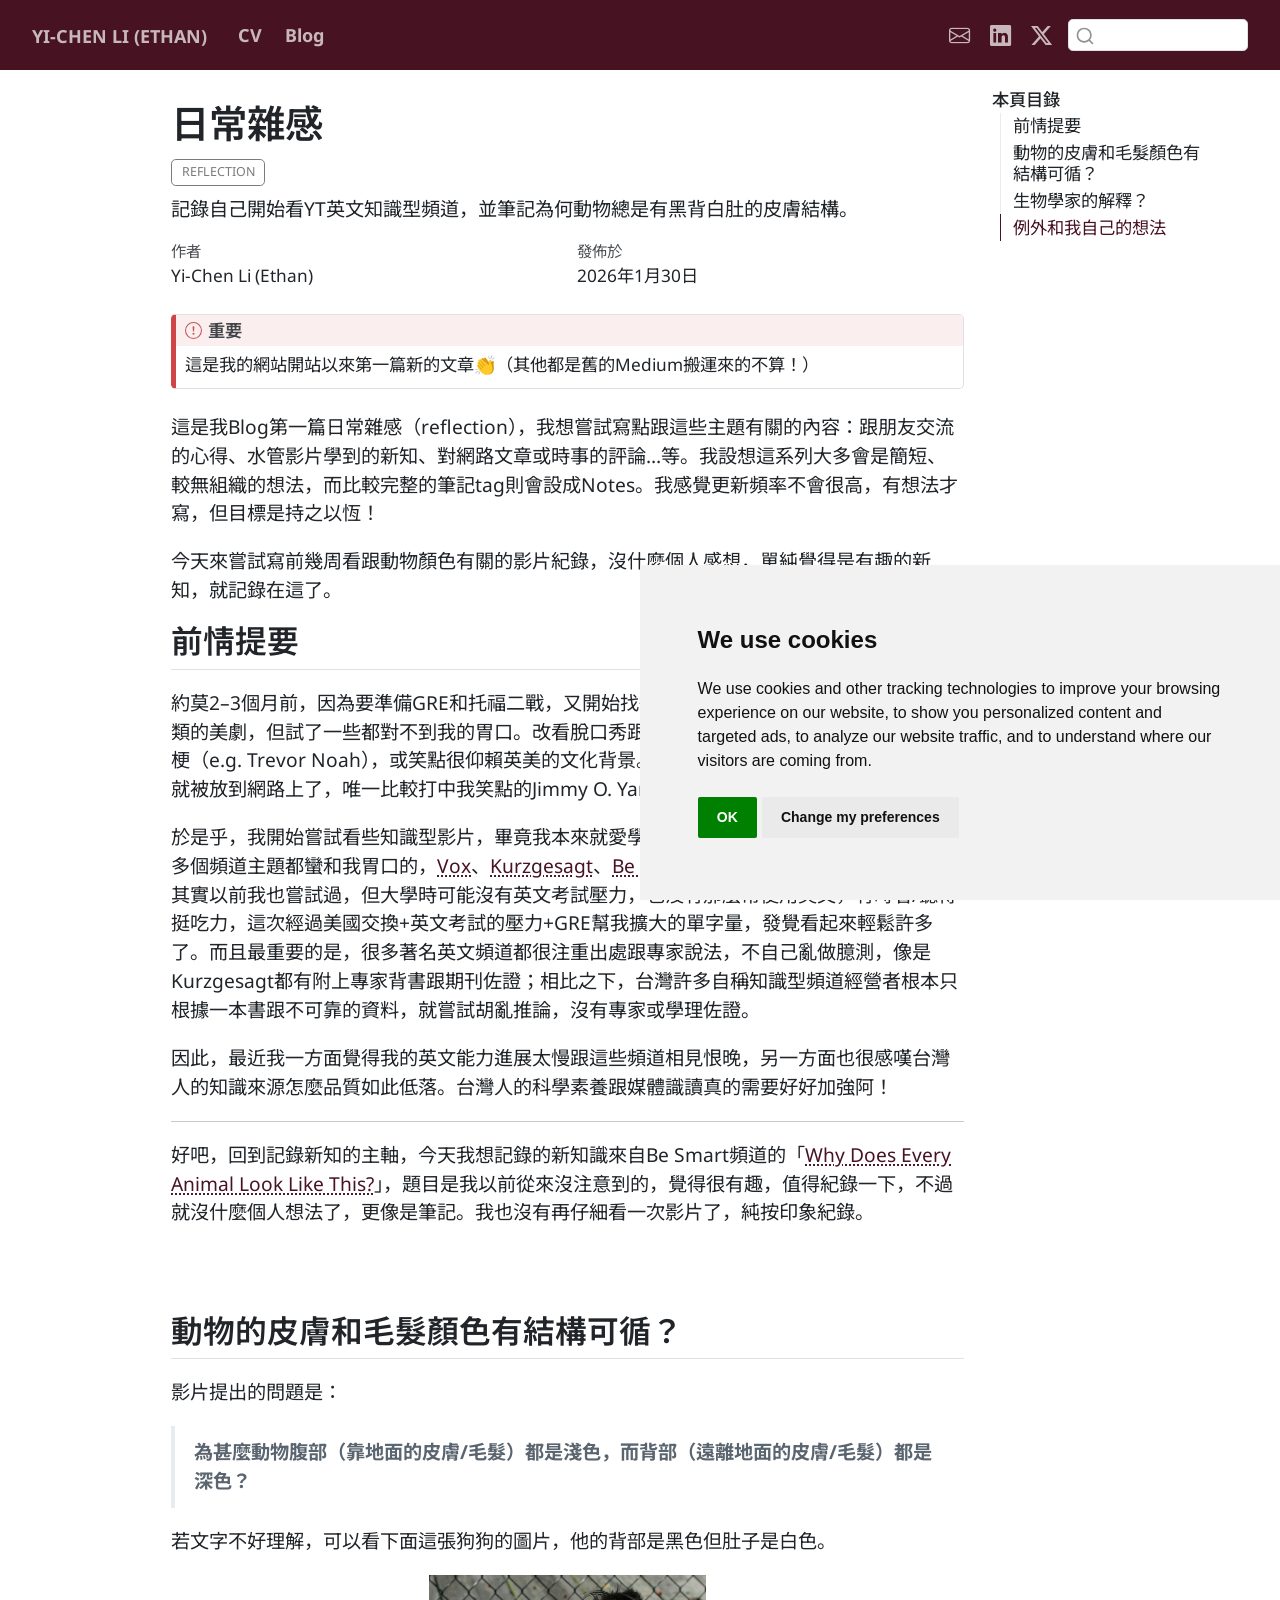
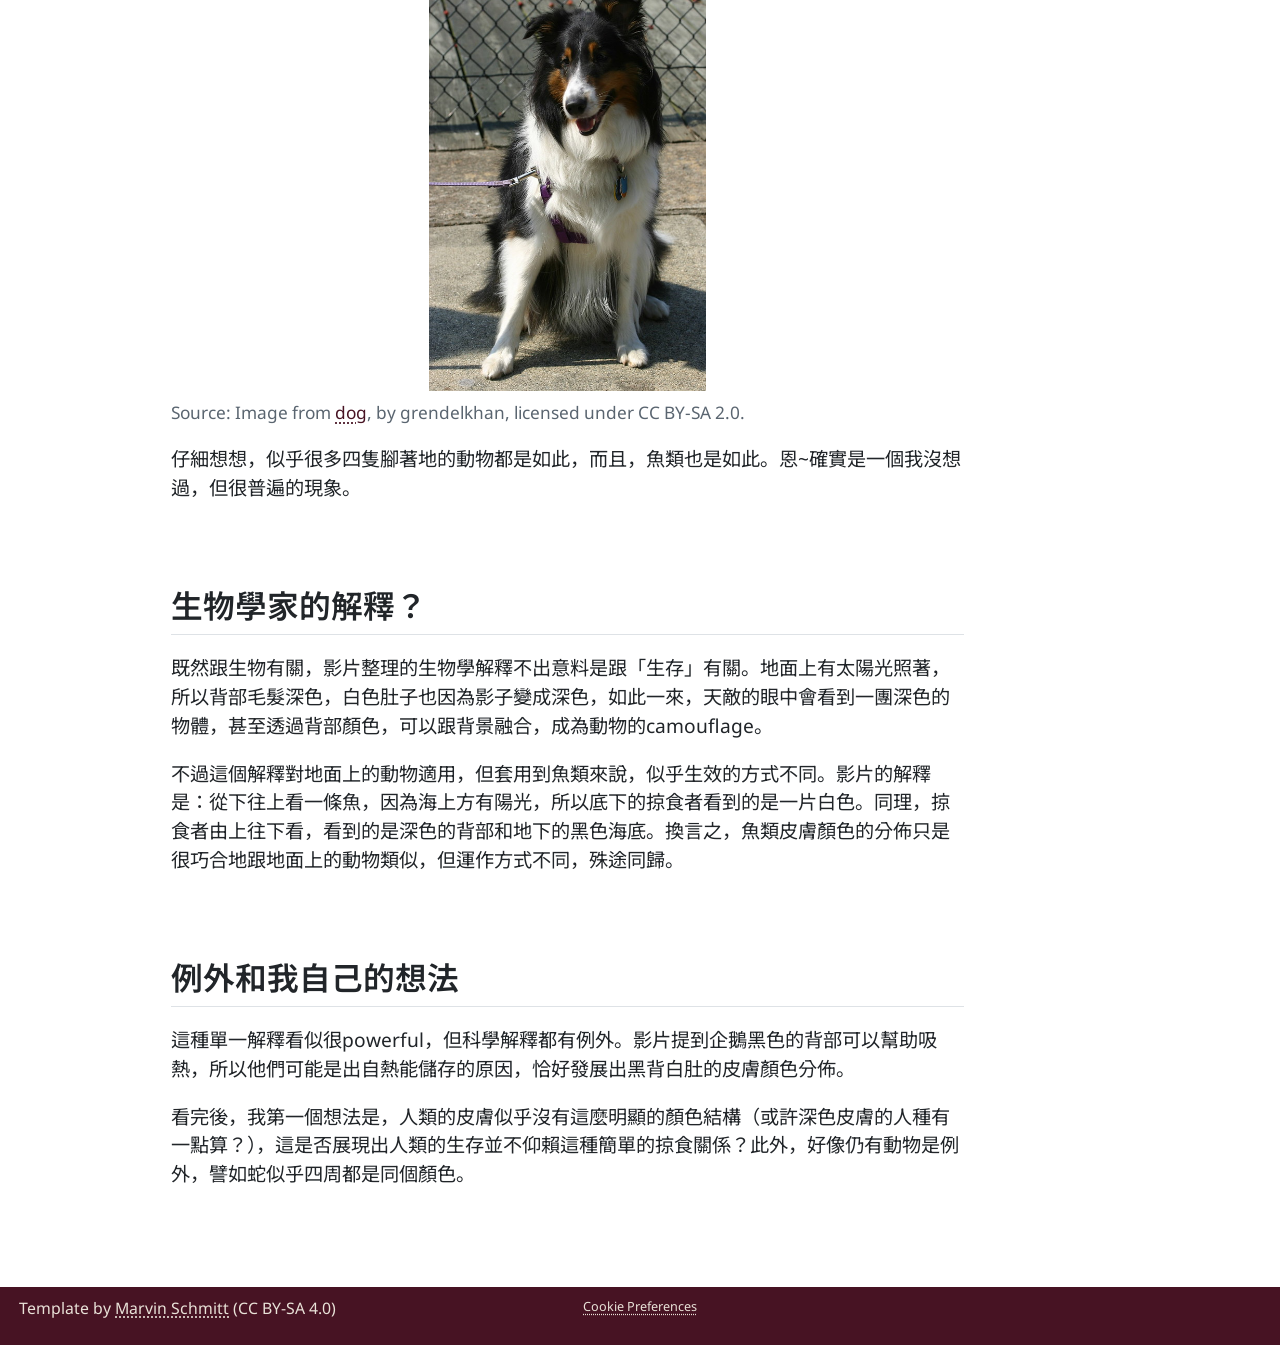
<file: docs/posts/2026-01-30-reflection/index.html>
<!DOCTYPE html>
<html xmlns="http://www.w3.org/1999/xhtml" lang="zh-Hant" xml:lang="zh-Hant"><head>

<meta charset="utf-8">
<meta name="generator" content="quarto-1.6.42">

<meta name="viewport" content="width=device-width, initial-scale=1.0, user-scalable=yes">

<meta name="author" content="Yi-Chen Li (Ethan)">
<meta name="description" content="記錄自己開始看YT英文知識型頻道，並筆記為何動物總是有黑背白肚的皮膚結構。">

<title>日常雜感 – Yi-Chen Li (Ethan)</title>
<style>
code{white-space: pre-wrap;}
span.smallcaps{font-variant: small-caps;}
div.columns{display: flex; gap: min(4vw, 1.5em);}
div.column{flex: auto; overflow-x: auto;}
div.hanging-indent{margin-left: 1.5em; text-indent: -1.5em;}
ul.task-list{list-style: none;}
ul.task-list li input[type="checkbox"] {
  width: 0.8em;
  margin: 0 0.8em 0.2em -1em; /* quarto-specific, see https://github.com/quarto-dev/quarto-cli/issues/4556 */ 
  vertical-align: middle;
}
</style>


<script src="../../site_libs/quarto-nav/quarto-nav.js"></script>
<script src="../../site_libs/clipboard/clipboard.min.js"></script>
<script src="../../site_libs/quarto-search/autocomplete.umd.js"></script>
<script src="../../site_libs/quarto-search/fuse.min.js"></script>
<script src="../../site_libs/quarto-search/quarto-search.js"></script>
<meta name="quarto:offset" content="../../">
<script src="../../site_libs/cookie-consent/cookie-consent.js"></script>
<link href="../../site_libs/cookie-consent/cookie-consent.css" rel="stylesheet">
<script src="../../site_libs/quarto-html/quarto.js"></script>
<script src="../../site_libs/quarto-html/popper.min.js"></script>
<script src="../../site_libs/quarto-html/tippy.umd.min.js"></script>
<script src="../../site_libs/quarto-html/anchor.min.js"></script>
<link href="../../site_libs/quarto-html/tippy.css" rel="stylesheet">
<link href="../../site_libs/quarto-html/quarto-syntax-highlighting-2f5df379a58b258e96c21c0638c20c03.css" rel="stylesheet" id="quarto-text-highlighting-styles">
<script src="../../site_libs/bootstrap/bootstrap.min.js"></script>
<link href="../../site_libs/bootstrap/bootstrap-icons.css" rel="stylesheet">
<link href="../../site_libs/bootstrap/bootstrap-efa989f0c9dc360af039877fd8bef8b6.min.css" rel="stylesheet" append-hash="true" id="quarto-bootstrap" data-mode="light">
<script id="quarto-search-options" type="application/json">{
  "location": "navbar",
  "copy-button": false,
  "collapse-after": 3,
  "panel-placement": "end",
  "type": "textbox",
  "limit": 50,
  "keyboard-shortcut": [
    "f",
    "/",
    "s"
  ],
  "language": {
    "search-no-results-text": "沒有結果",
    "search-matching-documents-text": "符合的文件",
    "search-copy-link-title": "複製搜尋連結",
    "search-hide-matches-text": "隱藏其他符合的結果",
    "search-more-match-text": "更多符合結果",
    "search-more-matches-text": "更多符合結果",
    "search-clear-button-title": "清除",
    "search-text-placeholder": "",
    "search-detached-cancel-button-title": "取消",
    "search-submit-button-title": "送出",
    "search-label": "搜尋"
  }
}</script>
<script async="" src="https://www.googletagmanager.com/gtag/js?id=G-JFYLBEH0M1"></script>

<script type="text/plain" cookie-consent="tracking">

window.dataLayer = window.dataLayer || [];
function gtag(){dataLayer.push(arguments);}
gtag('js', new Date());
gtag('config', 'G-JFYLBEH0M1', { 'anonymize_ip': true});
</script>

<script type="text/javascript" charset="UTF-8">
document.addEventListener('DOMContentLoaded', function () {
cookieconsent.run({
  "notice_banner_type":"simple",
  "consent_type":"implied",
  "palette":"light",
  "language":"en",
  "page_load_consent_levels":["strictly-necessary","functionality","tracking","targeting"],
  "notice_banner_reject_button_hide":false,
  "preferences_center_close_button_hide":false,
  "website_name":""
  ,
"language":"zh-Hant"
  });
});
</script> 
  
<link rel="preconnect" href="https://fonts.googleapis.com">
<link rel="preconnect" href="https://fonts.gstatic.com" crossorigin="">
<link href="https://fonts.googleapis.com/css2?family=Noto+Sans+JP:wght@100..900&amp;family=Noto+Sans+KR:wght@100..900&amp;family=Noto+Sans+TC:wght@100..900&amp;family=Noto+Sans:ital,wght@0,100..900;1,100..900&amp;display=swap" rel="stylesheet">


</head>

<body class="nav-fixed">

<div id="quarto-search-results"></div>
  <header id="quarto-header" class="headroom fixed-top">
    <nav class="navbar navbar-expand-lg " data-bs-theme="dark">
      <div class="navbar-container container-fluid">
      <div class="navbar-brand-container mx-auto">
    <a class="navbar-brand" href="../../index.html">
    <span class="navbar-title">Yi-Chen Li (Ethan)</span>
    </a>
  </div>
            <div id="quarto-search" class="" title="搜尋"></div>
          <button class="navbar-toggler" type="button" data-bs-toggle="collapse" data-bs-target="#navbarCollapse" aria-controls="navbarCollapse" role="menu" aria-expanded="false" aria-label="切換導航列" onclick="if (window.quartoToggleHeadroom) { window.quartoToggleHeadroom(); }">
  <span class="navbar-toggler-icon"></span>
</button>
          <div class="collapse navbar-collapse" id="navbarCollapse">
            <ul class="navbar-nav navbar-nav-scroll me-auto">
  <li class="nav-item">
    <a class="nav-link" href="../../cv/index.html"> 
<span class="menu-text">CV</span></a>
  </li>  
  <li class="nav-item">
    <a class="nav-link" href="../../posts/"> 
<span class="menu-text">Blog</span></a>
  </li>  
</ul>
            <ul class="navbar-nav navbar-nav-scroll ms-auto">
  <li class="nav-item compact">
    <a class="nav-link" href="mailto:ethanli.taiwan@gmail.com"> <i class="bi bi-envelope" role="img" aria-label="email">
</i> 
<span class="menu-text"></span></a>
  </li>  
  <li class="nav-item compact">
    <a class="nav-link" href="https://www.linkedin.com/in/yi-chen-li-a75513308"> <i class="bi bi-linkedin" role="img">
</i> 
<span class="menu-text"></span></a>
  </li>  
  <li class="nav-item compact">
    <a class="nav-link" href="https://x.com/EthanLi1999"> <i class="bi bi-twitter-x" role="img">
</i> 
<span class="menu-text"></span></a>
  </li>  
</ul>
          </div> <!-- /navcollapse -->
            <div class="quarto-navbar-tools">
</div>
      </div> <!-- /container-fluid -->
    </nav>
</header>
<!-- content -->
<div id="quarto-content" class="quarto-container page-columns page-rows-contents page-layout-article page-navbar">
<!-- sidebar -->
<!-- margin-sidebar -->
    <div id="quarto-margin-sidebar" class="sidebar margin-sidebar">
        <nav id="TOC" role="doc-toc" class="toc-active">
    <h2 id="toc-title">本頁目錄</h2>
   
  <ul>
  <li><a href="#前情提要" id="toc-前情提要" class="nav-link active" data-scroll-target="#前情提要">前情提要</a></li>
  <li><a href="#動物的皮膚和毛髮顏色有結構可循" id="toc-動物的皮膚和毛髮顏色有結構可循" class="nav-link" data-scroll-target="#動物的皮膚和毛髮顏色有結構可循">動物的皮膚和毛髮顏色有結構可循？</a></li>
  <li><a href="#生物學家的解釋" id="toc-生物學家的解釋" class="nav-link" data-scroll-target="#生物學家的解釋">生物學家的解釋？</a></li>
  <li><a href="#例外和我自己的想法" id="toc-例外和我自己的想法" class="nav-link" data-scroll-target="#例外和我自己的想法">例外和我自己的想法</a></li>
  </ul>
</nav>
    </div>
<!-- main -->
<main class="content" id="quarto-document-content">

<header id="title-block-header" class="quarto-title-block default">
<div class="quarto-title">
<h1 class="title">日常雜感</h1>
  <div class="quarto-categories">
    <div class="quarto-category">reflection</div>
  </div>
  </div>

<div>
  <div class="description">
    記錄自己開始看YT英文知識型頻道，並筆記為何動物總是有黑背白肚的皮膚結構。
  </div>
</div>


<div class="quarto-title-meta">

    <div>
    <div class="quarto-title-meta-heading">作者</div>
    <div class="quarto-title-meta-contents">
             <p>Yi-Chen Li (Ethan) </p>
          </div>
  </div>
    
    <div>
    <div class="quarto-title-meta-heading">發佈於</div>
    <div class="quarto-title-meta-contents">
      <p class="date">2026年1月30日</p>
    </div>
  </div>
  
    
  </div>
  


</header>


<div class="callout callout-style-default callout-important callout-titled">
<div class="callout-header d-flex align-content-center">
<div class="callout-icon-container">
<i class="callout-icon"></i>
</div>
<div class="callout-title-container flex-fill">
重要
</div>
</div>
<div class="callout-body-container callout-body">
<p>這是我的網站開站以來第一篇新的文章👏（其他都是舊的Medium搬運來的不算！）</p>
</div>
</div>
<p>這是我Blog第一篇日常雜感（reflection），我想嘗試寫點跟這些主題有關的內容：跟朋友交流的心得、水管影片學到的新知、對網路文章或時事的評論…等。我設想這系列大多會是簡短、較無組織的想法，而比較完整的筆記tag則會設成Notes。我感覺更新頻率不會很高，有想法才寫，但目標是持之以恆！</p>
<p>今天來嘗試寫前幾周看跟動物顏色有關的影片紀錄，沒什麼個人感想，單純覺得是有趣的新知，就記錄在這了。</p>
<section id="前情提要" class="level2">
<h2 class="anchored" data-anchor-id="前情提要">前情提要</h2>
<p>約莫2–3個月前，因為要準備GRE和托福二戰，又開始找很多英文影片看。以前一直很想看喜劇類的美劇，但試了一些都對不到我的胃口。改看脫口秀跟單口相聲後，我感覺不是每一場都有梗（e.g.&nbsp;Trevor Noah），或笑點很仰賴英美的文化背景。至於那些真的好笑的片段，似乎都早就被放到網路上了，唯一比較打中我笑點的Jimmy O. Yang也被我看完了。</p>
<p>於是乎，我開始嘗試看些知識型影片，畢竟我本來就愛學點亂七八糟的新知。一看不得了，好多個頻道主題都蠻和我胃口的，<a href="https://www.youtube.com/@Vox">Vox</a>、<a href="https://www.youtube.com/@kurzgesagt">Kurzgesagt</a>、<a href="https://www.youtube.com/@besmart">Be Smart</a>、<a href="https://www.youtube.com/@Howtown">Howtown</a>…等，玲朗滿目。其實以前我也嘗試過，但大學時可能沒有英文考試壓力，也沒有那麼常使用英文，有時看/聽得挺吃力，這次經過美國交換+英文考試的壓力+GRE幫我擴大的單字量，發覺看起來輕鬆許多了。而且最重要的是，很多著名英文頻道都很注重出處跟專家說法，不自己亂做臆測，像是Kurzgesagt都有附上專家背書跟期刊佐證；相比之下，台灣許多自稱知識型頻道經營者根本只根據一本書跟不可靠的資料，就嘗試胡亂推論，沒有專家或學理佐證。</p>
<p>因此，最近我一方面覺得我的英文能力進展太慢跟這些頻道相見恨晚，另一方面也很感嘆台灣人的知識來源怎麼品質如此低落。台灣人的科學素養跟媒體識讀真的需要好好加強阿！</p>
<hr>
<p>好吧，回到記錄新知的主軸，今天我想記錄的新知識來自Be Smart頻道的「<a href="https://www.youtube.com/watch?v=0ZhbURd6xvU">Why Does Every Animal Look Like This?</a>」，題目是我以前從來沒注意到的，覺得很有趣，值得紀錄一下，不過就沒什麼個人想法了，更像是筆記。我也沒有再仔細看一次影片了，純按印象紀錄。</p>
<p><br></p>
</section>
<section id="動物的皮膚和毛髮顏色有結構可循" class="level2">
<h2 class="anchored" data-anchor-id="動物的皮膚和毛髮顏色有結構可循">動物的皮膚和毛髮顏色有結構可循？</h2>
<p>影片提出的問題是：</p>
<blockquote class="blockquote">
<p><strong>為甚麼動物腹部（靠地面的皮膚/毛髮）都是淺色，而背部（遠離地面的皮膚/毛髮）都是深色？</strong></p>
</blockquote>
<p>若文字不好理解，可以看下面這張狗狗的圖片，他的背部是黑色但肚子是白色。</p>
<div class="quarto-figure quarto-figure-center">
<figure class="figure">
<p><img src="dog.jpg" class="img-fluid figure-img" style="width:35.0%"></p>
<figcaption>Source: Image from <a href="https://www.flickr.com/photos/grendelkhan/1850466556">dog</a>, by grendelkhan, licensed under CC BY-SA 2.0.</figcaption>
</figure>
</div>
<p>仔細想想，似乎很多四隻腳著地的動物都是如此，而且，魚類也是如此。恩~確實是一個我沒想過，但很普遍的現象。</p>
<p><br></p>
</section>
<section id="生物學家的解釋" class="level2">
<h2 class="anchored" data-anchor-id="生物學家的解釋">生物學家的解釋？</h2>
<p>既然跟生物有關，影片整理的生物學解釋不出意料是跟「生存」有關。地面上有太陽光照著，所以背部毛髮深色，白色肚子也因為影子變成深色，如此一來，天敵的眼中會看到一團深色的物體，甚至透過背部顏色，可以跟背景融合，成為動物的camouflage。</p>
<p>不過這個解釋對地面上的動物適用，但套用到魚類來說，似乎生效的方式不同。影片的解釋是：從下往上看一條魚，因為海上方有陽光，所以底下的掠食者看到的是一片白色。同理，掠食者由上往下看，看到的是深色的背部和地下的黑色海底。換言之，魚類皮膚顏色的分佈只是很巧合地跟地面上的動物類似，但運作方式不同，殊途同歸。</p>
<p><br></p>
</section>
<section id="例外和我自己的想法" class="level2">
<h2 class="anchored" data-anchor-id="例外和我自己的想法">例外和我自己的想法</h2>
<p>這種單一解釋看似很powerful，但科學解釋都有例外。影片提到企鵝黑色的背部可以幫助吸熱，所以他們可能是出自熱能儲存的原因，恰好發展出黑背白肚的皮膚顏色分佈。</p>
<p>看完後，我第一個想法是，人類的皮膚似乎沒有這麼明顯的顏色結構（或許深色皮膚的人種有一點算？），這是否展現出人類的生存並不仰賴這種簡單的掠食關係？此外，好像仍有動物是例外，譬如蛇似乎四周都是同個顏色。</p>


</section>

</main> <!-- /main -->
<script id="quarto-html-after-body" type="application/javascript">
window.document.addEventListener("DOMContentLoaded", function (event) {
  const toggleBodyColorMode = (bsSheetEl) => {
    const mode = bsSheetEl.getAttribute("data-mode");
    const bodyEl = window.document.querySelector("body");
    if (mode === "dark") {
      bodyEl.classList.add("quarto-dark");
      bodyEl.classList.remove("quarto-light");
    } else {
      bodyEl.classList.add("quarto-light");
      bodyEl.classList.remove("quarto-dark");
    }
  }
  const toggleBodyColorPrimary = () => {
    const bsSheetEl = window.document.querySelector("link#quarto-bootstrap");
    if (bsSheetEl) {
      toggleBodyColorMode(bsSheetEl);
    }
  }
  toggleBodyColorPrimary();  
  const icon = "";
  const anchorJS = new window.AnchorJS();
  anchorJS.options = {
    placement: 'right',
    icon: icon
  };
  anchorJS.add('.anchored');
  const isCodeAnnotation = (el) => {
    for (const clz of el.classList) {
      if (clz.startsWith('code-annotation-')) {                     
        return true;
      }
    }
    return false;
  }
  const onCopySuccess = function(e) {
    // button target
    const button = e.trigger;
    // don't keep focus
    button.blur();
    // flash "checked"
    button.classList.add('code-copy-button-checked');
    var currentTitle = button.getAttribute("title");
    button.setAttribute("title", "已複製");
    let tooltip;
    if (window.bootstrap) {
      button.setAttribute("data-bs-toggle", "tooltip");
      button.setAttribute("data-bs-placement", "left");
      button.setAttribute("data-bs-title", "已複製");
      tooltip = new bootstrap.Tooltip(button, 
        { trigger: "manual", 
          customClass: "code-copy-button-tooltip",
          offset: [0, -8]});
      tooltip.show();    
    }
    setTimeout(function() {
      if (tooltip) {
        tooltip.hide();
        button.removeAttribute("data-bs-title");
        button.removeAttribute("data-bs-toggle");
        button.removeAttribute("data-bs-placement");
      }
      button.setAttribute("title", currentTitle);
      button.classList.remove('code-copy-button-checked');
    }, 1000);
    // clear code selection
    e.clearSelection();
  }
  const getTextToCopy = function(trigger) {
      const codeEl = trigger.previousElementSibling.cloneNode(true);
      for (const childEl of codeEl.children) {
        if (isCodeAnnotation(childEl)) {
          childEl.remove();
        }
      }
      return codeEl.innerText;
  }
  const clipboard = new window.ClipboardJS('.code-copy-button:not([data-in-quarto-modal])', {
    text: getTextToCopy
  });
  clipboard.on('success', onCopySuccess);
  if (window.document.getElementById('quarto-embedded-source-code-modal')) {
    const clipboardModal = new window.ClipboardJS('.code-copy-button[data-in-quarto-modal]', {
      text: getTextToCopy,
      container: window.document.getElementById('quarto-embedded-source-code-modal')
    });
    clipboardModal.on('success', onCopySuccess);
  }
    var localhostRegex = new RegExp(/^(?:http|https):\/\/localhost\:?[0-9]*\//);
    var mailtoRegex = new RegExp(/^mailto:/);
      var filterRegex = new RegExp('/' + window.location.host + '/');
    var isInternal = (href) => {
        return filterRegex.test(href) || localhostRegex.test(href) || mailtoRegex.test(href);
    }
    // Inspect non-navigation links and adorn them if external
 	var links = window.document.querySelectorAll('a[href]:not(.nav-link):not(.navbar-brand):not(.toc-action):not(.sidebar-link):not(.sidebar-item-toggle):not(.pagination-link):not(.no-external):not([aria-hidden]):not(.dropdown-item):not(.quarto-navigation-tool):not(.about-link)');
    for (var i=0; i<links.length; i++) {
      const link = links[i];
      if (!isInternal(link.href)) {
        // undo the damage that might have been done by quarto-nav.js in the case of
        // links that we want to consider external
        if (link.dataset.originalHref !== undefined) {
          link.href = link.dataset.originalHref;
        }
      }
    }
  function tippyHover(el, contentFn, onTriggerFn, onUntriggerFn) {
    const config = {
      allowHTML: true,
      maxWidth: 500,
      delay: 100,
      arrow: false,
      appendTo: function(el) {
          return el.parentElement;
      },
      interactive: true,
      interactiveBorder: 10,
      theme: 'quarto',
      placement: 'bottom-start',
    };
    if (contentFn) {
      config.content = contentFn;
    }
    if (onTriggerFn) {
      config.onTrigger = onTriggerFn;
    }
    if (onUntriggerFn) {
      config.onUntrigger = onUntriggerFn;
    }
    window.tippy(el, config); 
  }
  const noterefs = window.document.querySelectorAll('a[role="doc-noteref"]');
  for (var i=0; i<noterefs.length; i++) {
    const ref = noterefs[i];
    tippyHover(ref, function() {
      // use id or data attribute instead here
      let href = ref.getAttribute('data-footnote-href') || ref.getAttribute('href');
      try { href = new URL(href).hash; } catch {}
      const id = href.replace(/^#\/?/, "");
      const note = window.document.getElementById(id);
      if (note) {
        return note.innerHTML;
      } else {
        return "";
      }
    });
  }
  const xrefs = window.document.querySelectorAll('a.quarto-xref');
  const processXRef = (id, note) => {
    // Strip column container classes
    const stripColumnClz = (el) => {
      el.classList.remove("page-full", "page-columns");
      if (el.children) {
        for (const child of el.children) {
          stripColumnClz(child);
        }
      }
    }
    stripColumnClz(note)
    if (id === null || id.startsWith('sec-')) {
      // Special case sections, only their first couple elements
      const container = document.createElement("div");
      if (note.children && note.children.length > 2) {
        container.appendChild(note.children[0].cloneNode(true));
        for (let i = 1; i < note.children.length; i++) {
          const child = note.children[i];
          if (child.tagName === "P" && child.innerText === "") {
            continue;
          } else {
            container.appendChild(child.cloneNode(true));
            break;
          }
        }
        if (window.Quarto?.typesetMath) {
          window.Quarto.typesetMath(container);
        }
        return container.innerHTML
      } else {
        if (window.Quarto?.typesetMath) {
          window.Quarto.typesetMath(note);
        }
        return note.innerHTML;
      }
    } else {
      // Remove any anchor links if they are present
      const anchorLink = note.querySelector('a.anchorjs-link');
      if (anchorLink) {
        anchorLink.remove();
      }
      if (window.Quarto?.typesetMath) {
        window.Quarto.typesetMath(note);
      }
      if (note.classList.contains("callout")) {
        return note.outerHTML;
      } else {
        return note.innerHTML;
      }
    }
  }
  for (var i=0; i<xrefs.length; i++) {
    const xref = xrefs[i];
    tippyHover(xref, undefined, function(instance) {
      instance.disable();
      let url = xref.getAttribute('href');
      let hash = undefined; 
      if (url.startsWith('#')) {
        hash = url;
      } else {
        try { hash = new URL(url).hash; } catch {}
      }
      if (hash) {
        const id = hash.replace(/^#\/?/, "");
        const note = window.document.getElementById(id);
        if (note !== null) {
          try {
            const html = processXRef(id, note.cloneNode(true));
            instance.setContent(html);
          } finally {
            instance.enable();
            instance.show();
          }
        } else {
          // See if we can fetch this
          fetch(url.split('#')[0])
          .then(res => res.text())
          .then(html => {
            const parser = new DOMParser();
            const htmlDoc = parser.parseFromString(html, "text/html");
            const note = htmlDoc.getElementById(id);
            if (note !== null) {
              const html = processXRef(id, note);
              instance.setContent(html);
            } 
          }).finally(() => {
            instance.enable();
            instance.show();
          });
        }
      } else {
        // See if we can fetch a full url (with no hash to target)
        // This is a special case and we should probably do some content thinning / targeting
        fetch(url)
        .then(res => res.text())
        .then(html => {
          const parser = new DOMParser();
          const htmlDoc = parser.parseFromString(html, "text/html");
          const note = htmlDoc.querySelector('main.content');
          if (note !== null) {
            // This should only happen for chapter cross references
            // (since there is no id in the URL)
            // remove the first header
            if (note.children.length > 0 && note.children[0].tagName === "HEADER") {
              note.children[0].remove();
            }
            const html = processXRef(null, note);
            instance.setContent(html);
          } 
        }).finally(() => {
          instance.enable();
          instance.show();
        });
      }
    }, function(instance) {
    });
  }
      let selectedAnnoteEl;
      const selectorForAnnotation = ( cell, annotation) => {
        let cellAttr = 'data-code-cell="' + cell + '"';
        let lineAttr = 'data-code-annotation="' +  annotation + '"';
        const selector = 'span[' + cellAttr + '][' + lineAttr + ']';
        return selector;
      }
      const selectCodeLines = (annoteEl) => {
        const doc = window.document;
        const targetCell = annoteEl.getAttribute("data-target-cell");
        const targetAnnotation = annoteEl.getAttribute("data-target-annotation");
        const annoteSpan = window.document.querySelector(selectorForAnnotation(targetCell, targetAnnotation));
        const lines = annoteSpan.getAttribute("data-code-lines").split(",");
        const lineIds = lines.map((line) => {
          return targetCell + "-" + line;
        })
        let top = null;
        let height = null;
        let parent = null;
        if (lineIds.length > 0) {
            //compute the position of the single el (top and bottom and make a div)
            const el = window.document.getElementById(lineIds[0]);
            top = el.offsetTop;
            height = el.offsetHeight;
            parent = el.parentElement.parentElement;
          if (lineIds.length > 1) {
            const lastEl = window.document.getElementById(lineIds[lineIds.length - 1]);
            const bottom = lastEl.offsetTop + lastEl.offsetHeight;
            height = bottom - top;
          }
          if (top !== null && height !== null && parent !== null) {
            // cook up a div (if necessary) and position it 
            let div = window.document.getElementById("code-annotation-line-highlight");
            if (div === null) {
              div = window.document.createElement("div");
              div.setAttribute("id", "code-annotation-line-highlight");
              div.style.position = 'absolute';
              parent.appendChild(div);
            }
            div.style.top = top - 2 + "px";
            div.style.height = height + 4 + "px";
            div.style.left = 0;
            let gutterDiv = window.document.getElementById("code-annotation-line-highlight-gutter");
            if (gutterDiv === null) {
              gutterDiv = window.document.createElement("div");
              gutterDiv.setAttribute("id", "code-annotation-line-highlight-gutter");
              gutterDiv.style.position = 'absolute';
              const codeCell = window.document.getElementById(targetCell);
              const gutter = codeCell.querySelector('.code-annotation-gutter');
              gutter.appendChild(gutterDiv);
            }
            gutterDiv.style.top = top - 2 + "px";
            gutterDiv.style.height = height + 4 + "px";
          }
          selectedAnnoteEl = annoteEl;
        }
      };
      const unselectCodeLines = () => {
        const elementsIds = ["code-annotation-line-highlight", "code-annotation-line-highlight-gutter"];
        elementsIds.forEach((elId) => {
          const div = window.document.getElementById(elId);
          if (div) {
            div.remove();
          }
        });
        selectedAnnoteEl = undefined;
      };
        // Handle positioning of the toggle
    window.addEventListener(
      "resize",
      throttle(() => {
        elRect = undefined;
        if (selectedAnnoteEl) {
          selectCodeLines(selectedAnnoteEl);
        }
      }, 10)
    );
    function throttle(fn, ms) {
    let throttle = false;
    let timer;
      return (...args) => {
        if(!throttle) { // first call gets through
            fn.apply(this, args);
            throttle = true;
        } else { // all the others get throttled
            if(timer) clearTimeout(timer); // cancel #2
            timer = setTimeout(() => {
              fn.apply(this, args);
              timer = throttle = false;
            }, ms);
        }
      };
    }
      // Attach click handler to the DT
      const annoteDls = window.document.querySelectorAll('dt[data-target-cell]');
      for (const annoteDlNode of annoteDls) {
        annoteDlNode.addEventListener('click', (event) => {
          const clickedEl = event.target;
          if (clickedEl !== selectedAnnoteEl) {
            unselectCodeLines();
            const activeEl = window.document.querySelector('dt[data-target-cell].code-annotation-active');
            if (activeEl) {
              activeEl.classList.remove('code-annotation-active');
            }
            selectCodeLines(clickedEl);
            clickedEl.classList.add('code-annotation-active');
          } else {
            // Unselect the line
            unselectCodeLines();
            clickedEl.classList.remove('code-annotation-active');
          }
        });
      }
  const findCites = (el) => {
    const parentEl = el.parentElement;
    if (parentEl) {
      const cites = parentEl.dataset.cites;
      if (cites) {
        return {
          el,
          cites: cites.split(' ')
        };
      } else {
        return findCites(el.parentElement)
      }
    } else {
      return undefined;
    }
  };
  var bibliorefs = window.document.querySelectorAll('a[role="doc-biblioref"]');
  for (var i=0; i<bibliorefs.length; i++) {
    const ref = bibliorefs[i];
    const citeInfo = findCites(ref);
    if (citeInfo) {
      tippyHover(citeInfo.el, function() {
        var popup = window.document.createElement('div');
        citeInfo.cites.forEach(function(cite) {
          var citeDiv = window.document.createElement('div');
          citeDiv.classList.add('hanging-indent');
          citeDiv.classList.add('csl-entry');
          var biblioDiv = window.document.getElementById('ref-' + cite);
          if (biblioDiv) {
            citeDiv.innerHTML = biblioDiv.innerHTML;
          }
          popup.appendChild(citeDiv);
        });
        return popup.innerHTML;
      });
    }
  }
});
</script>
</div> <!-- /content -->
<footer class="footer">
  <div class="nav-footer">
    <div class="nav-footer-left">
<p><span class="faux-block">Template by <a href="https://marvin-schmitt.com/blog/website-tutorial-quarto/">Marvin Schmitt</a> (CC BY-SA 4.0)</span></p>
</div>   
    <div class="nav-footer-center">

<div class="cookie-consent-footer"><a href="#" id="open_preferences_center">Cookie Preferences</a></div></div>
    <div class="nav-footer-right">
      &nbsp;
    </div>
  </div>
</footer>




</body></html>
</file>
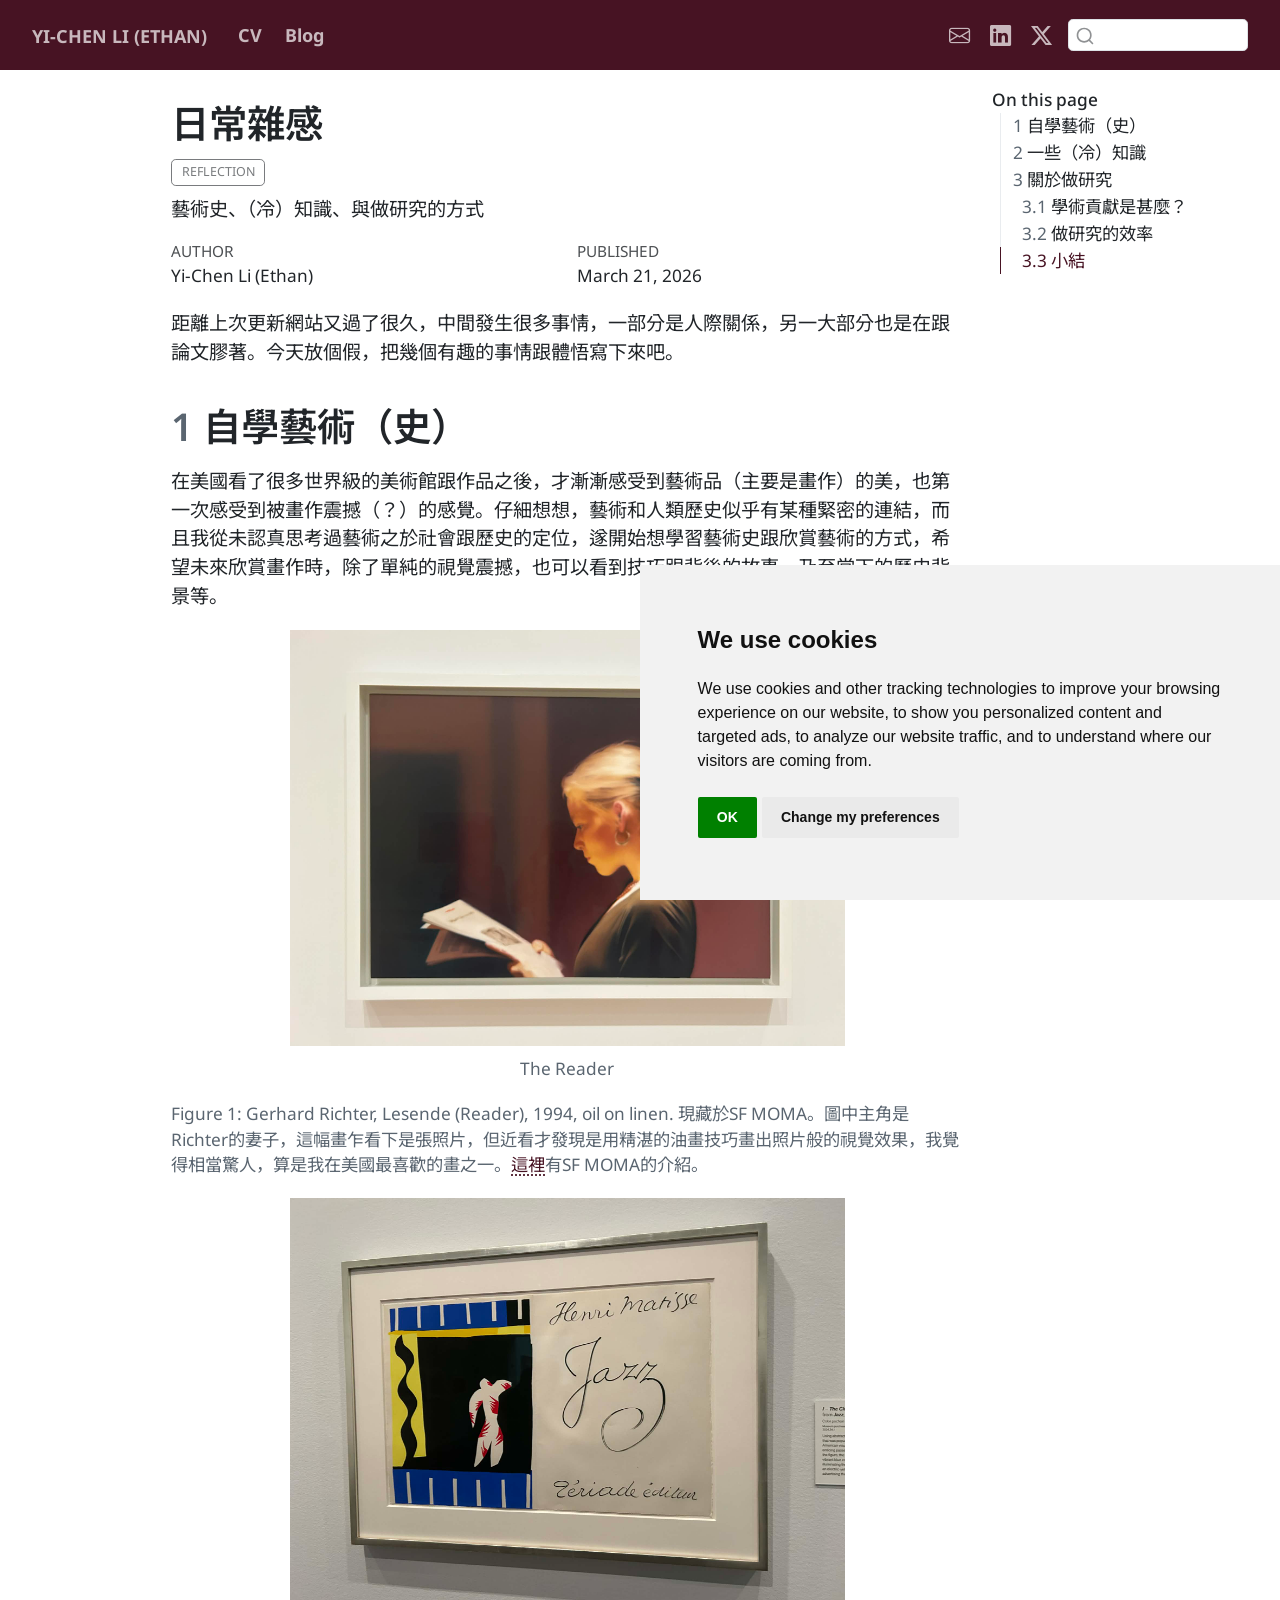
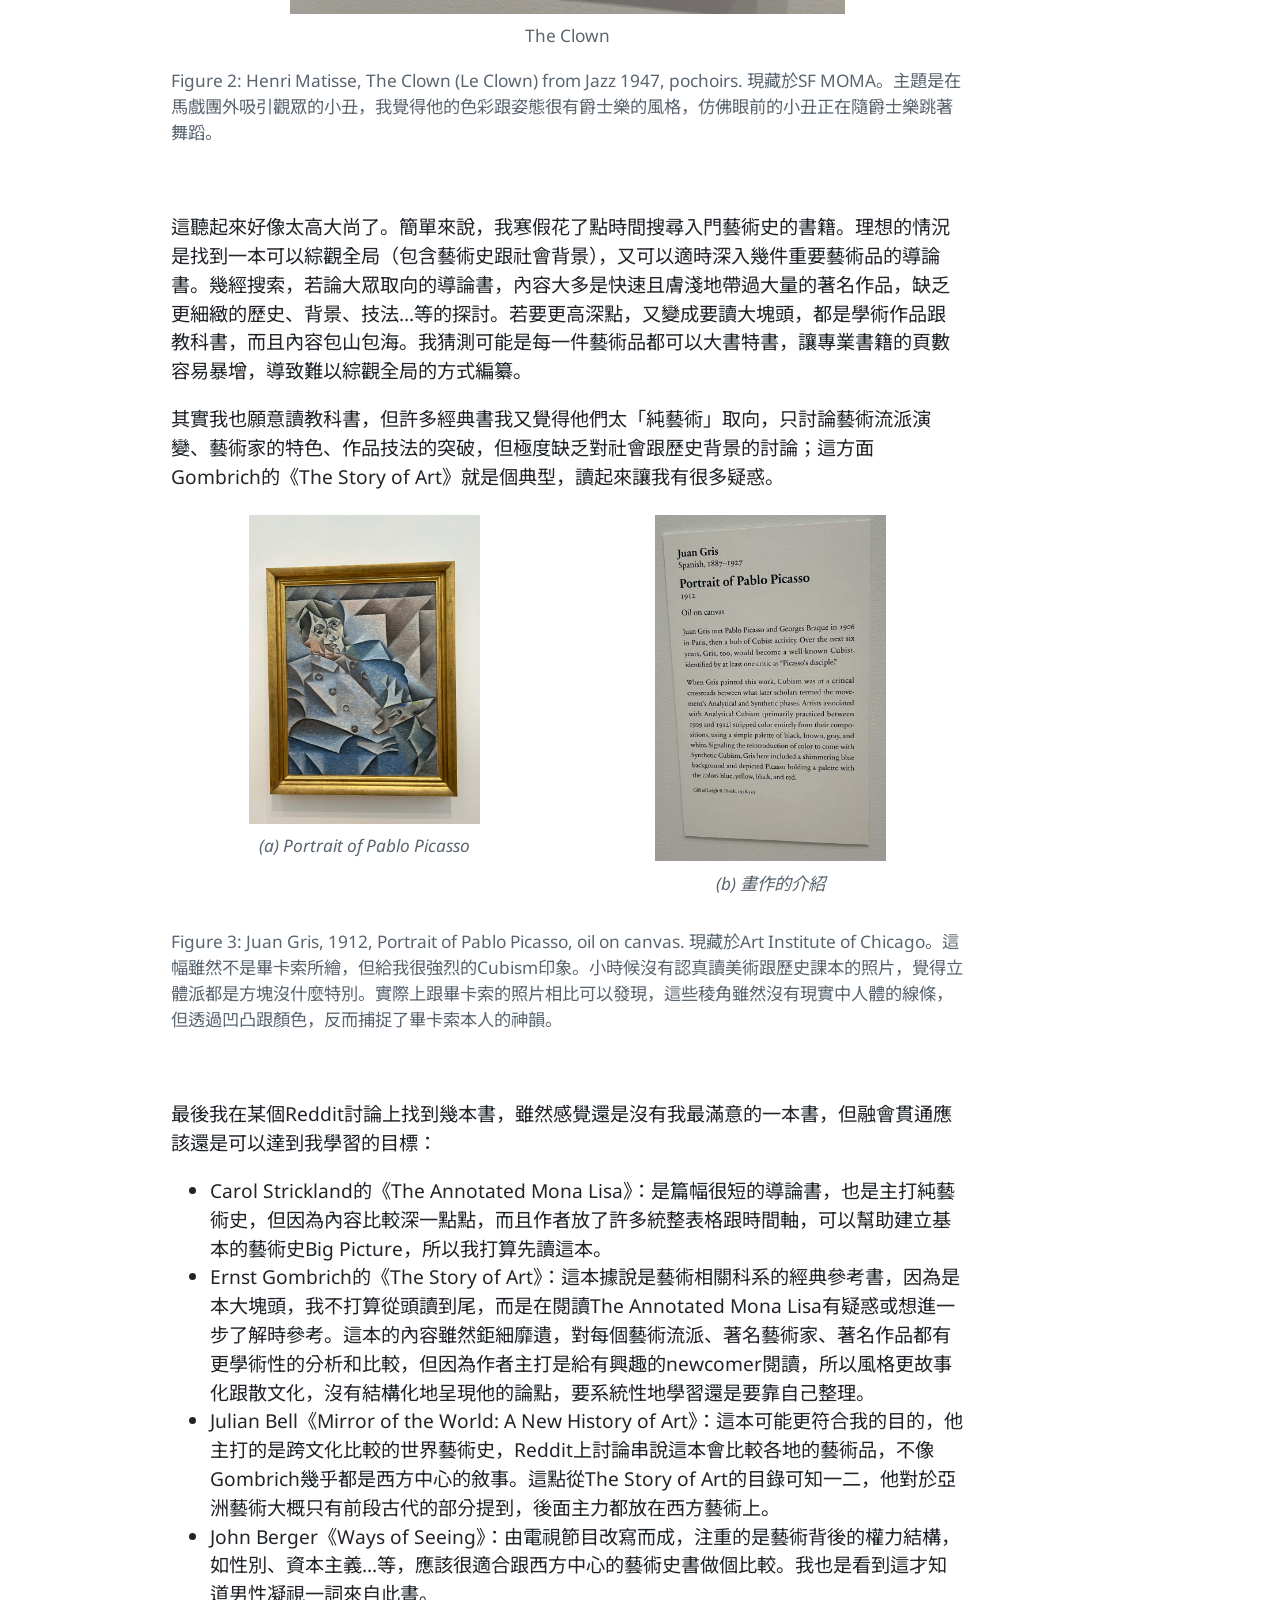
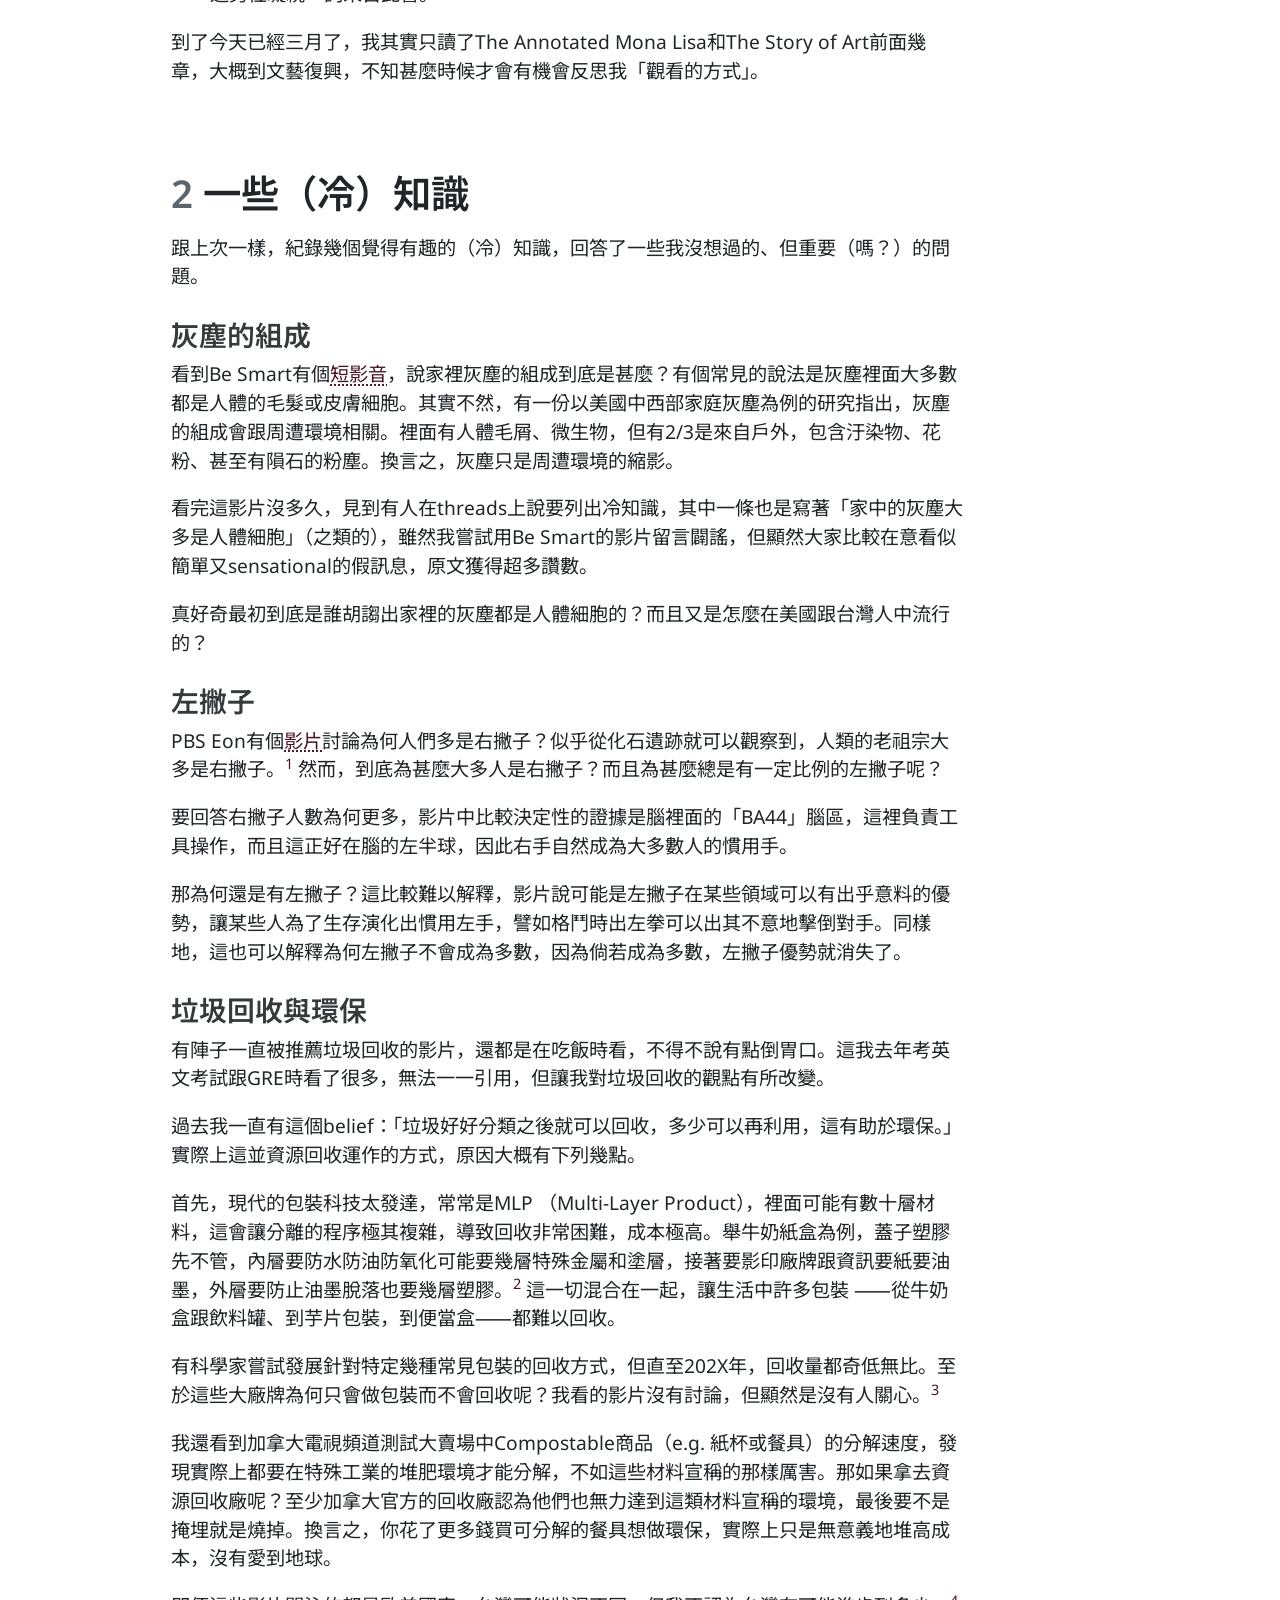
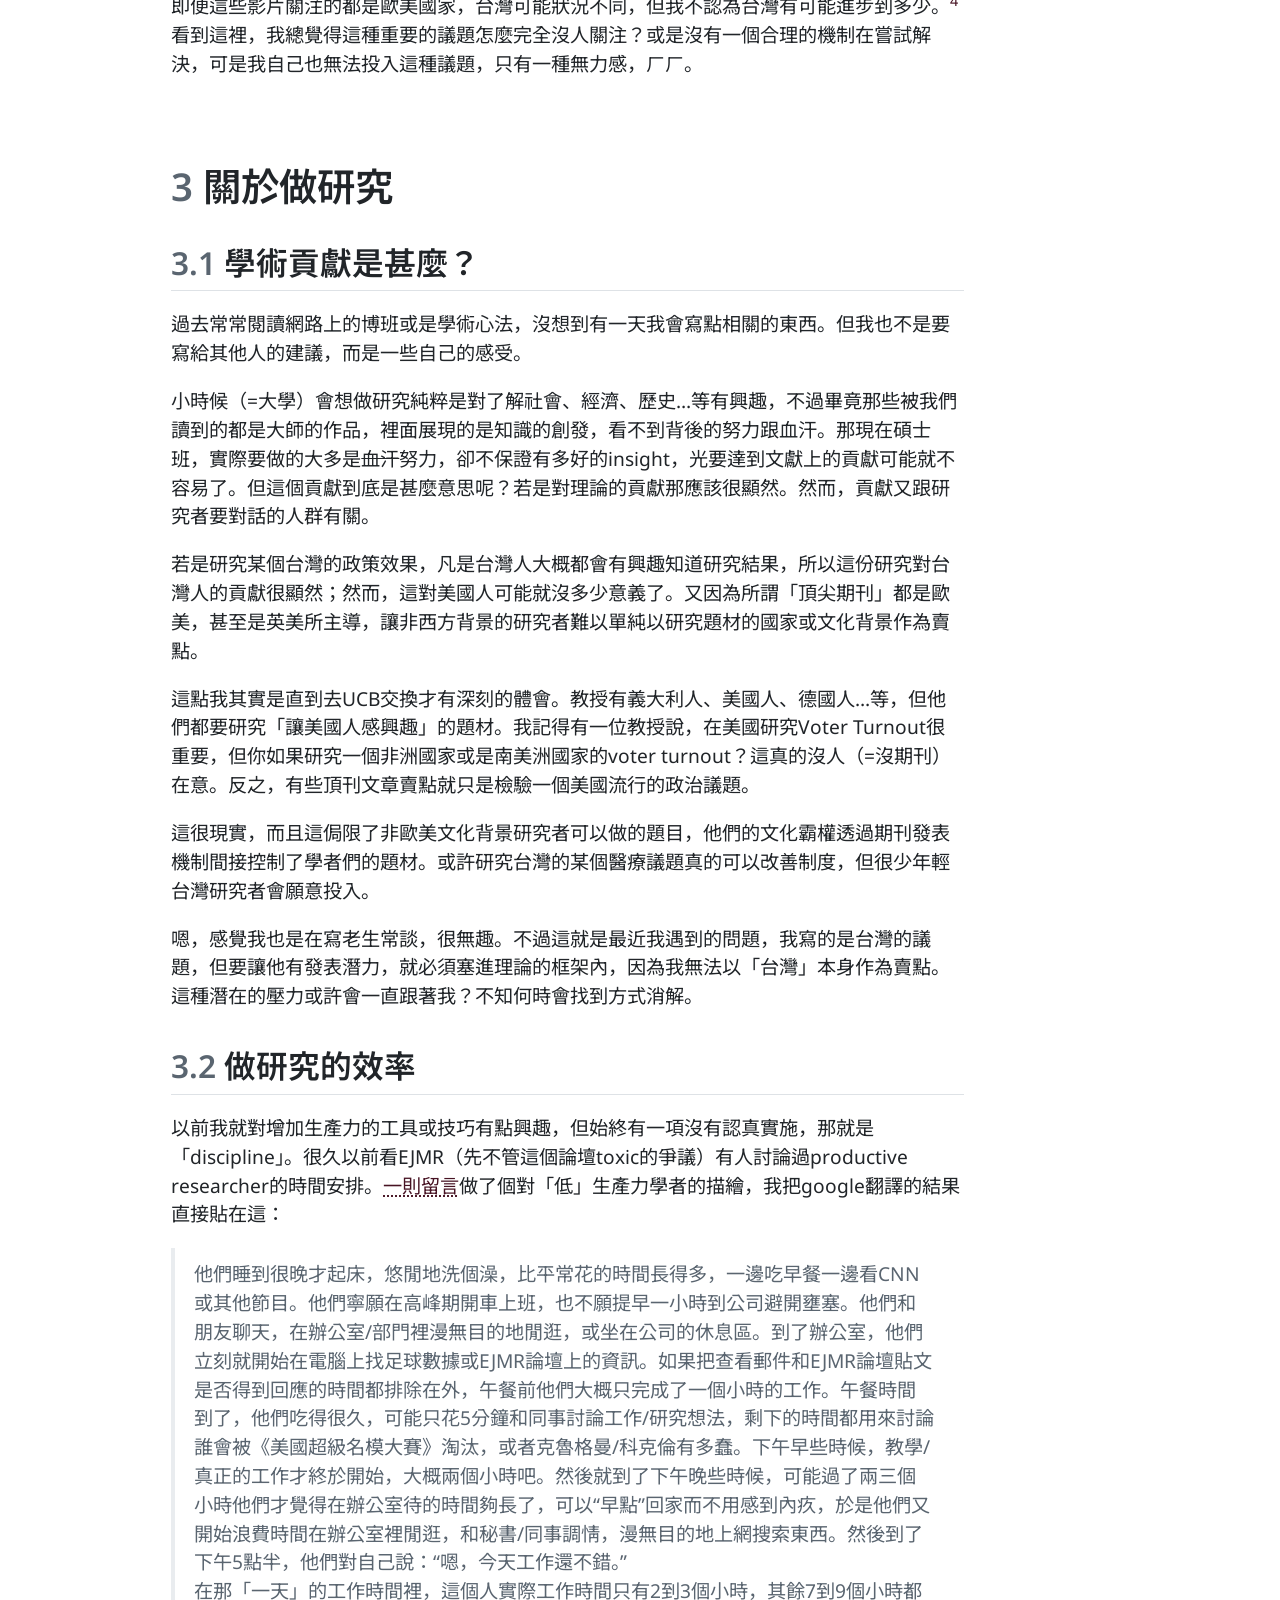
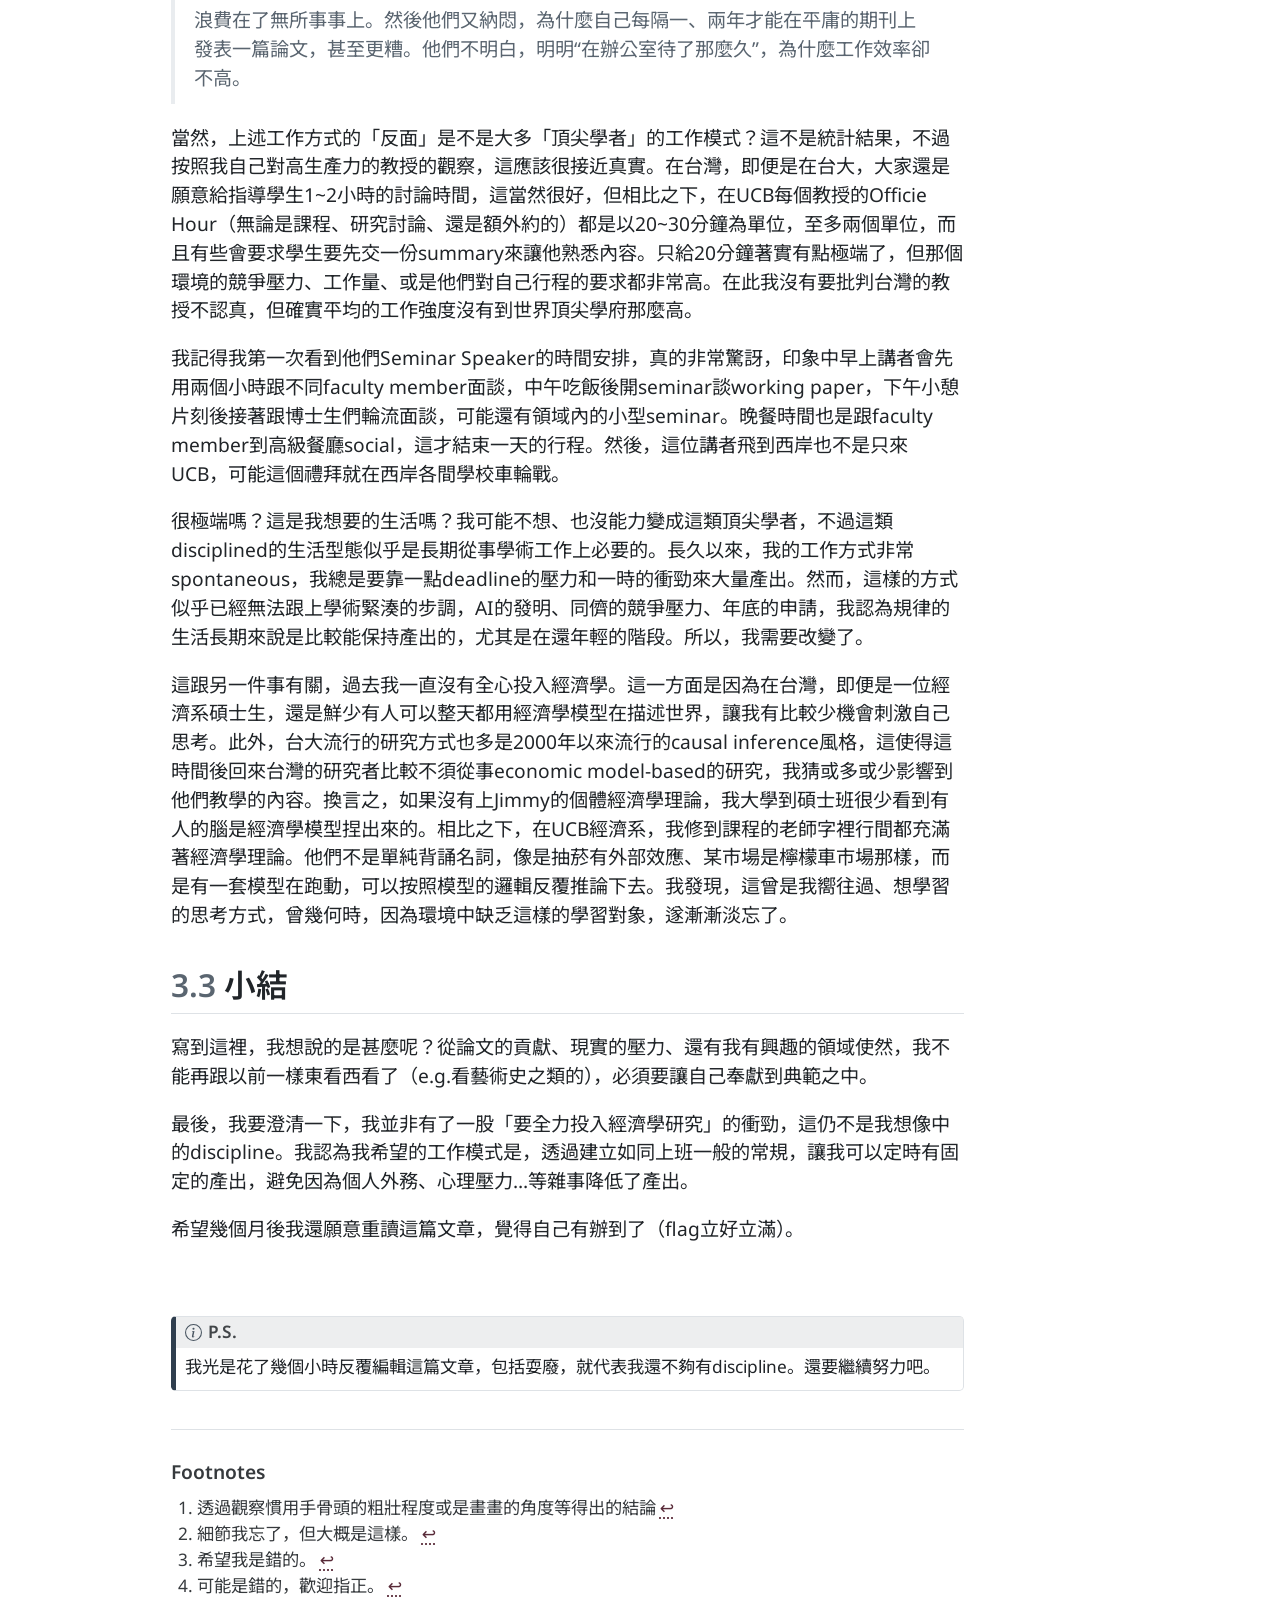
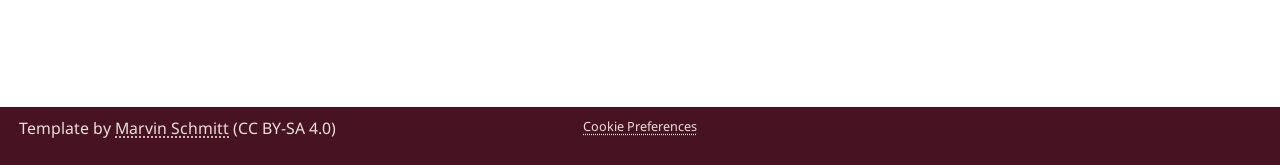
<file: docs/posts/2026-03-20-reflection/index.html>
<!DOCTYPE html>
<html xmlns="http://www.w3.org/1999/xhtml" lang="en" xml:lang="en"><head>

<meta charset="utf-8">
<meta name="generator" content="quarto-1.6.42">

<meta name="viewport" content="width=device-width, initial-scale=1.0, user-scalable=yes">

<meta name="author" content="Yi-Chen Li (Ethan)">
<meta name="dcterms.date" content="2026-03-21">
<meta name="description" content="藝術史、（冷）知識、與做研究的方式">

<title>日常雜感 – Yi-Chen Li (Ethan)</title>
<style>
code{white-space: pre-wrap;}
span.smallcaps{font-variant: small-caps;}
div.columns{display: flex; gap: min(4vw, 1.5em);}
div.column{flex: auto; overflow-x: auto;}
div.hanging-indent{margin-left: 1.5em; text-indent: -1.5em;}
ul.task-list{list-style: none;}
ul.task-list li input[type="checkbox"] {
  width: 0.8em;
  margin: 0 0.8em 0.2em -1em; /* quarto-specific, see https://github.com/quarto-dev/quarto-cli/issues/4556 */ 
  vertical-align: middle;
}
</style>


<script src="../../site_libs/quarto-nav/quarto-nav.js"></script>
<script src="../../site_libs/clipboard/clipboard.min.js"></script>
<script src="../../site_libs/quarto-search/autocomplete.umd.js"></script>
<script src="../../site_libs/quarto-search/fuse.min.js"></script>
<script src="../../site_libs/quarto-search/quarto-search.js"></script>
<meta name="quarto:offset" content="../../">
<script src="../../site_libs/cookie-consent/cookie-consent.js"></script>
<link href="../../site_libs/cookie-consent/cookie-consent.css" rel="stylesheet">
<script src="../../site_libs/quarto-html/quarto.js"></script>
<script src="../../site_libs/quarto-html/popper.min.js"></script>
<script src="../../site_libs/quarto-html/tippy.umd.min.js"></script>
<script src="../../site_libs/quarto-html/anchor.min.js"></script>
<link href="../../site_libs/quarto-html/tippy.css" rel="stylesheet">
<link href="../../site_libs/quarto-html/quarto-syntax-highlighting-2f5df379a58b258e96c21c0638c20c03.css" rel="stylesheet" id="quarto-text-highlighting-styles">
<script src="../../site_libs/bootstrap/bootstrap.min.js"></script>
<link href="../../site_libs/bootstrap/bootstrap-icons.css" rel="stylesheet">
<link href="../../site_libs/bootstrap/bootstrap-efa989f0c9dc360af039877fd8bef8b6.min.css" rel="stylesheet" append-hash="true" id="quarto-bootstrap" data-mode="light">
<script id="quarto-search-options" type="application/json">{
  "location": "navbar",
  "copy-button": false,
  "collapse-after": 3,
  "panel-placement": "end",
  "type": "textbox",
  "limit": 50,
  "keyboard-shortcut": [
    "f",
    "/",
    "s"
  ],
  "language": {
    "search-no-results-text": "No results",
    "search-matching-documents-text": "matching documents",
    "search-copy-link-title": "Copy link to search",
    "search-hide-matches-text": "Hide additional matches",
    "search-more-match-text": "more match in this document",
    "search-more-matches-text": "more matches in this document",
    "search-clear-button-title": "Clear",
    "search-text-placeholder": "",
    "search-detached-cancel-button-title": "Cancel",
    "search-submit-button-title": "Submit",
    "search-label": "Search"
  }
}</script>
<script async="" src="https://www.googletagmanager.com/gtag/js?id=G-JFYLBEH0M1"></script>

<script type="text/plain" cookie-consent="tracking">

window.dataLayer = window.dataLayer || [];
function gtag(){dataLayer.push(arguments);}
gtag('js', new Date());
gtag('config', 'G-JFYLBEH0M1', { 'anonymize_ip': true});
</script>

<script type="text/javascript" charset="UTF-8">
document.addEventListener('DOMContentLoaded', function () {
cookieconsent.run({
  "notice_banner_type":"simple",
  "consent_type":"implied",
  "palette":"light",
  "language":"en",
  "page_load_consent_levels":["strictly-necessary","functionality","tracking","targeting"],
  "notice_banner_reject_button_hide":false,
  "preferences_center_close_button_hide":false,
  "website_name":""
  ,
"language":"en"
  });
});
</script> 
  
<link rel="preconnect" href="https://fonts.googleapis.com">
<link rel="preconnect" href="https://fonts.gstatic.com" crossorigin="">
<link href="https://fonts.googleapis.com/css2?family=Noto+Sans+JP:wght@100..900&amp;family=Noto+Sans+KR:wght@100..900&amp;family=Noto+Sans+TC:wght@100..900&amp;family=Noto+Sans:ital,wght@0,100..900;1,100..900&amp;display=swap" rel="stylesheet">


</head>

<body class="nav-fixed">

<div id="quarto-search-results"></div>
  <header id="quarto-header" class="headroom fixed-top">
    <nav class="navbar navbar-expand-lg " data-bs-theme="dark">
      <div class="navbar-container container-fluid">
      <div class="navbar-brand-container mx-auto">
    <a class="navbar-brand" href="../../index.html">
    <span class="navbar-title">Yi-Chen Li (Ethan)</span>
    </a>
  </div>
            <div id="quarto-search" class="" title="Search"></div>
          <button class="navbar-toggler" type="button" data-bs-toggle="collapse" data-bs-target="#navbarCollapse" aria-controls="navbarCollapse" role="menu" aria-expanded="false" aria-label="Toggle navigation" onclick="if (window.quartoToggleHeadroom) { window.quartoToggleHeadroom(); }">
  <span class="navbar-toggler-icon"></span>
</button>
          <div class="collapse navbar-collapse" id="navbarCollapse">
            <ul class="navbar-nav navbar-nav-scroll me-auto">
  <li class="nav-item">
    <a class="nav-link" href="../../cv/index.html"> 
<span class="menu-text">CV</span></a>
  </li>  
  <li class="nav-item">
    <a class="nav-link" href="../../posts/"> 
<span class="menu-text">Blog</span></a>
  </li>  
</ul>
            <ul class="navbar-nav navbar-nav-scroll ms-auto">
  <li class="nav-item compact">
    <a class="nav-link" href="mailto:ethanli.taiwan@gmail.com"> <i class="bi bi-envelope" role="img" aria-label="email">
</i> 
<span class="menu-text"></span></a>
  </li>  
  <li class="nav-item compact">
    <a class="nav-link" href="https://www.linkedin.com/in/yi-chen-li-a75513308"> <i class="bi bi-linkedin" role="img">
</i> 
<span class="menu-text"></span></a>
  </li>  
  <li class="nav-item compact">
    <a class="nav-link" href="https://x.com/EthanLi1999"> <i class="bi bi-twitter-x" role="img">
</i> 
<span class="menu-text"></span></a>
  </li>  
</ul>
          </div> <!-- /navcollapse -->
            <div class="quarto-navbar-tools">
</div>
      </div> <!-- /container-fluid -->
    </nav>
</header>
<!-- content -->
<div id="quarto-content" class="quarto-container page-columns page-rows-contents page-layout-article page-navbar">
<!-- sidebar -->
<!-- margin-sidebar -->
    <div id="quarto-margin-sidebar" class="sidebar margin-sidebar">
        <nav id="TOC" role="doc-toc" class="toc-active">
    <h2 id="toc-title">On this page</h2>
   
  <ul>
  <li><a href="#自學藝術史" id="toc-自學藝術史" class="nav-link active" data-scroll-target="#自學藝術史"><span class="header-section-number">1</span> 自學藝術（史）</a></li>
  <li><a href="#一些冷知識" id="toc-一些冷知識" class="nav-link" data-scroll-target="#一些冷知識"><span class="header-section-number">2</span> 一些（冷）知識</a>
  <ul class="collapse">
  <li><a href="#灰塵的組成" id="toc-灰塵的組成" class="nav-link" data-scroll-target="#灰塵的組成">灰塵的組成</a></li>
  <li><a href="#左撇子" id="toc-左撇子" class="nav-link" data-scroll-target="#左撇子">左撇子</a></li>
  <li><a href="#垃圾回收與環保" id="toc-垃圾回收與環保" class="nav-link" data-scroll-target="#垃圾回收與環保">垃圾回收與環保</a></li>
  </ul></li>
  <li><a href="#關於做研究" id="toc-關於做研究" class="nav-link" data-scroll-target="#關於做研究"><span class="header-section-number">3</span> 關於做研究</a>
  <ul class="collapse">
  <li><a href="#學術貢獻是甚麼" id="toc-學術貢獻是甚麼" class="nav-link" data-scroll-target="#學術貢獻是甚麼"><span class="header-section-number">3.1</span> 學術貢獻是甚麼？</a></li>
  <li><a href="#做研究的效率" id="toc-做研究的效率" class="nav-link" data-scroll-target="#做研究的效率"><span class="header-section-number">3.2</span> 做研究的效率</a></li>
  <li><a href="#小結" id="toc-小結" class="nav-link" data-scroll-target="#小結"><span class="header-section-number">3.3</span> 小結</a></li>
  </ul></li>
  </ul>
</nav>
    </div>
<!-- main -->
<main class="content" id="quarto-document-content">

<header id="title-block-header" class="quarto-title-block default">
<div class="quarto-title">
<h1 class="title">日常雜感</h1>
  <div class="quarto-categories">
    <div class="quarto-category">reflection</div>
  </div>
  </div>

<div>
  <div class="description">
    藝術史、（冷）知識、與做研究的方式
  </div>
</div>


<div class="quarto-title-meta">

    <div>
    <div class="quarto-title-meta-heading">Author</div>
    <div class="quarto-title-meta-contents">
             <p>Yi-Chen Li (Ethan) </p>
          </div>
  </div>
    
    <div>
    <div class="quarto-title-meta-heading">Published</div>
    <div class="quarto-title-meta-contents">
      <p class="date">March 21, 2026</p>
    </div>
  </div>
  
    
  </div>
  


</header>


<p>距離上次更新網站又過了很久，中間發生很多事情，一部分是人際關係，另一大部分也是在跟論文膠著。今天放個假，把幾個有趣的事情跟體悟寫下來吧。</p>
<section id="自學藝術史" class="level1" data-number="1">
<h1 data-number="1"><span class="header-section-number">1</span> 自學藝術（史）</h1>
<p>在美國看了很多世界級的美術館跟作品之後，才漸漸感受到藝術品（主要是畫作）的美，也第一次感受到被畫作震撼（？）的感覺。仔細想想，藝術和人類歷史似乎有某種緊密的連結，而且我從未認真思考過藝術之於社會跟歷史的定位，遂開始想學習藝術史跟欣賞藝術的方式，希望未來欣賞畫作時，除了單純的視覺震撼，也可以看到技巧跟背後的故事，乃至當下的歷史背景等。</p>
<div id="fig-reader" class="quarto-float quarto-figure quarto-figure-center anchored" data-fig-align="center" data-fig-cap-location="bottom">
<figure class="quarto-float quarto-float-fig figure">
<div aria-describedby="fig-reader-caption-0ceaefa1-69ba-4598-a22c-09a6ac19f8ca">
<div class="quarto-figure quarto-figure-center">
<figure class="figure">
<p><img src="reader.jpg" class="img-fluid figure-img" style="width:70.0%"></p>
<figcaption>The Reader</figcaption>
</figure>
</div>
</div>
<figcaption class="quarto-float-caption-bottom quarto-float-caption quarto-float-fig" id="fig-reader-caption-0ceaefa1-69ba-4598-a22c-09a6ac19f8ca">
Figure&nbsp;1: Gerhard Richter, Lesende (Reader), 1994, oil on linen. 現藏於SF MOMA。圖中主角是Richter的妻子，這幅畫乍看下是張照片，但近看才發現是用精湛的油畫技巧畫出照片般的視覺效果，我覺得相當驚人，算是我在美國最喜歡的畫之一。<a href="https://www.sfmoma.org/artwork/97.36/">這裡</a>有SF MOMA的介紹。
</figcaption>
</figure>
</div>
<div id="fig-clown" class="quarto-float quarto-figure quarto-figure-center anchored" data-fig-align="center" data-fig-cap-location="bottom">
<figure class="quarto-float quarto-float-fig figure">
<div aria-describedby="fig-clown-caption-0ceaefa1-69ba-4598-a22c-09a6ac19f8ca">
<div class="quarto-figure quarto-figure-center">
<figure class="figure">
<p><img src="clown.jpg" class="img-fluid figure-img" style="width:70.0%"></p>
<figcaption>The Clown</figcaption>
</figure>
</div>
</div>
<figcaption class="quarto-float-caption-bottom quarto-float-caption quarto-float-fig" id="fig-clown-caption-0ceaefa1-69ba-4598-a22c-09a6ac19f8ca">
Figure&nbsp;2: Henri Matisse, The Clown (Le Clown) from Jazz 1947, pochoirs. 現藏於SF MOMA。主題是在馬戲團外吸引觀眾的小丑，我覺得他的色彩跟姿態很有爵士樂的風格，仿佛眼前的小丑正在隨爵士樂跳著舞蹈。
</figcaption>
</figure>
</div>
<p><br></p>
<p>這聽起來好像太高大尚了。簡單來說，我寒假花了點時間搜尋入門藝術史的書籍。理想的情況是找到一本可以綜觀全局（包含藝術史跟社會背景），又可以適時深入幾件重要藝術品的導論書。幾經搜索，若論大眾取向的導論書，內容大多是快速且膚淺地帶過大量的著名作品，缺乏更細緻的歷史、背景、技法…等的探討。若要更高深點，又變成要讀大塊頭，都是學術作品跟教科書，而且內容包山包海。我猜測可能是每一件藝術品都可以大書特書，讓專業書籍的頁數容易暴增，導致難以綜觀全局的方式編纂。</p>
<p>其實我也願意讀教科書，但許多經典書我又覺得他們太「純藝術」取向，只討論藝術流派演變、藝術家的特色、作品技法的突破，但極度缺乏對社會跟歷史背景的討論；這方面Gombrich的《The Story of Art》就是個典型，讀起來讓我有很多疑惑。</p>
<div id="fig-picasso" class="quarto-layout-panel">
<figure class="quarto-float quarto-float-fig figure">
<div aria-describedby="fig-picasso-caption-0ceaefa1-69ba-4598-a22c-09a6ac19f8ca">
<div class="quarto-layout-row">
<div class="quarto-layout-cell-subref quarto-layout-cell" data-ref-parent="fig-picasso" style="flex-basis: 50.0%;justify-content: flex-start;">
<div id="fig-picasso" class="quarto-float quarto-figure quarto-figure-center anchored">
<figure class="quarto-float quarto-subfloat-fig figure">
<div aria-describedby="fig-picasso-caption-0ceaefa1-69ba-4598-a22c-09a6ac19f8ca">
<img src="picasso.jpg" class="img-fluid figure-img" style="width:60.0%" data-ref-parent="fig-picasso">
</div>
<figcaption class="quarto-float-caption-bottom quarto-subfloat-caption quarto-subfloat-fig" id="fig-picasso-caption-0ceaefa1-69ba-4598-a22c-09a6ac19f8ca">
(a) Portrait of Pablo Picasso
</figcaption>
</figure>
</div>
</div>
<div class="quarto-layout-cell-subref quarto-layout-cell" data-ref-parent="fig-picasso" style="flex-basis: 50.0%;justify-content: flex-start;">
<div id="fig-intro" class="quarto-float quarto-figure quarto-figure-center anchored">
<figure class="quarto-float quarto-subfloat-fig figure">
<div aria-describedby="fig-intro-caption-0ceaefa1-69ba-4598-a22c-09a6ac19f8ca">
<img src="picasso-intro.jpg" class="img-fluid figure-img" style="width:60.0%" data-ref-parent="fig-picasso">
</div>
<figcaption class="quarto-float-caption-bottom quarto-subfloat-caption quarto-subfloat-fig" id="fig-intro-caption-0ceaefa1-69ba-4598-a22c-09a6ac19f8ca">
(b) 畫作的介紹
</figcaption>
</figure>
</div>
</div>
</div>
</div>
<figcaption class="quarto-float-caption-bottom quarto-float-caption quarto-float-fig" id="fig-picasso-caption-0ceaefa1-69ba-4598-a22c-09a6ac19f8ca">
Figure&nbsp;3: Juan Gris, 1912, Portrait of Pablo Picasso, oil on canvas. 現藏於Art Institute of Chicago。這幅雖然不是畢卡索所繪，但給我很強烈的Cubism印象。小時候沒有認真讀美術跟歷史課本的照片，覺得立體派都是方塊沒什麼特別。實際上跟畢卡索的照片相比可以發現，這些稜角雖然沒有現實中人體的線條，但透過凹凸跟顏色，反而捕捉了畢卡索本人的神韻。
</figcaption>
</figure>
</div>
<p><br></p>
<p>最後我在某個Reddit討論上找到幾本書，雖然感覺還是沒有我最滿意的一本書，但融會貫通應該還是可以達到我學習的目標：</p>
<ul>
<li>Carol Strickland的《The Annotated Mona Lisa》：是篇幅很短的導論書，也是主打純藝術史，但因為內容比較深一點點，而且作者放了許多統整表格跟時間軸，可以幫助建立基本的藝術史Big Picture，所以我打算先讀這本。</li>
<li>Ernst Gombrich的《The Story of Art》：這本據說是藝術相關科系的經典參考書，因為是本大塊頭，我不打算從頭讀到尾，而是在閱讀The Annotated Mona Lisa有疑惑或想進一步了解時參考。這本的內容雖然鉅細靡遺，對每個藝術流派、著名藝術家、著名作品都有更學術性的分析和比較，但因為作者主打是給有興趣的newcomer閱讀，所以風格更故事化跟散文化，沒有結構化地呈現他的論點，要系統性地學習還是要靠自己整理。</li>
<li>Julian Bell《Mirror of the World: A New History of Art》：這本可能更符合我的目的，他主打的是跨文化比較的世界藝術史，Reddit上討論串說這本會比較各地的藝術品，不像Gombrich幾乎都是西方中心的敘事。這點從The Story of Art的目錄可知一二，他對於亞洲藝術大概只有前段古代的部分提到，後面主力都放在西方藝術上。</li>
<li>John Berger《Ways of Seeing》：由電視節目改寫而成，注重的是藝術背後的權力結構，如性別、資本主義…等，應該很適合跟西方中心的藝術史書做個比較。我也是看到這才知道男性凝視一詞來自此書。</li>
</ul>
<p>到了今天已經三月了，我其實只讀了The Annotated Mona Lisa和The Story of Art前面幾章，大概到文藝復興，不知甚麼時候才會有機會反思我「觀看的方式」。</p>
<p><br></p>
</section>
<section id="一些冷知識" class="level1" data-number="2">
<h1 data-number="2"><span class="header-section-number">2</span> 一些（冷）知識</h1>
<p>跟上次一樣，紀錄幾個覺得有趣的（冷）知識，回答了一些我沒想過的、但重要（嗎？）的問題。</p>
<section id="灰塵的組成" class="level3 unnumbered">
<h3 class="unnumbered anchored" data-anchor-id="灰塵的組成">灰塵的組成</h3>
<p>看到Be Smart有個<a href="https://youtube.com/shorts/2KaAHD2TOos?si=P4NI_bRe1CPDvpe1">短影音</a>，說家裡灰塵的組成到底是甚麼？有個常見的說法是灰塵裡面大多數都是人體的毛髮或皮膚細胞。其實不然，有一份以美國中西部家庭灰塵為例的研究指出，灰塵的組成會跟周遭環境相關。裡面有人體毛屑、微生物，但有2/3是來自戶外，包含汙染物、花粉、甚至有隕石的粉塵。換言之，灰塵只是周遭環境的縮影。</p>
<p>看完這影片沒多久，見到有人在threads上說要列出冷知識，其中一條也是寫著「家中的灰塵大多是人體細胞」（之類的），雖然我嘗試用Be Smart的影片留言闢謠，但顯然大家比較在意看似簡單又sensational的假訊息，原文獲得超多讚數。</p>
<p>真好奇最初到底是誰胡謅出家裡的灰塵都是人體細胞的？而且又是怎麼在美國跟台灣人中流行的？</p>
</section>
<section id="左撇子" class="level3 unnumbered">
<h3 class="unnumbered anchored" data-anchor-id="左撇子">左撇子</h3>
<p>PBS Eon有個<a href="https://youtu.be/vb11oOHYNXM?si=XPwB3zjYfaKlxs9G">影片</a>討論為何人們多是右撇子？似乎從化石遺跡就可以觀察到，人類的老祖宗大多是右撇子。<a href="#fn1" class="footnote-ref" id="fnref1" role="doc-noteref"><sup>1</sup></a> 然而，到底為甚麼大多人是右撇子？而且為甚麼總是有一定比例的左撇子呢？</p>
<p>要回答右撇子人數為何更多，影片中比較決定性的證據是腦裡面的「BA44」腦區，這裡負責工具操作，而且這正好在腦的左半球，因此右手自然成為大多數人的慣用手。</p>
<p>那為何還是有左撇子？這比較難以解釋，影片說可能是左撇子在某些領域可以有出乎意料的優勢，讓某些人為了生存演化出慣用左手，譬如格鬥時出左拳可以出其不意地擊倒對手。同樣地，這也可以解釋為何左撇子不會成為多數，因為倘若成為多數，左撇子優勢就消失了。</p>
</section>
<section id="垃圾回收與環保" class="level3 unnumbered">
<h3 class="unnumbered anchored" data-anchor-id="垃圾回收與環保">垃圾回收與環保</h3>
<p>有陣子一直被推薦垃圾回收的影片，還都是在吃飯時看，不得不說有點倒胃口。這我去年考英文考試跟GRE時看了很多，無法一一引用，但讓我對垃圾回收的觀點有所改變。</p>
<p>過去我一直有這個belief：「垃圾好好分類之後就可以回收，多少可以再利用，這有助於環保。」實際上這並資源回收運作的方式，原因大概有下列幾點。</p>
<p>首先，現代的包裝科技太發達，常常是MLP （Multi-Layer Product），裡面可能有數十層材料，這會讓分離的程序極其複雜，導致回收非常困難，成本極高。舉牛奶紙盒為例，蓋子塑膠先不管，內層要防水防油防氧化可能要幾層特殊金屬和塗層，接著要影印廠牌跟資訊要紙要油墨，外層要防止油墨脫落也要幾層塑膠。<a href="#fn2" class="footnote-ref" id="fnref2" role="doc-noteref"><sup>2</sup></a> 這一切混合在一起，讓生活中許多包裝 ⸺從牛奶盒跟飲料罐、到芋片包裝，到便當盒⸺都難以回收。</p>
<p>有科學家嘗試發展針對特定幾種常見包裝的回收方式，但直至202X年，回收量都奇低無比。至於這些大廠牌為何只會做包裝而不會回收呢？我看的影片沒有討論，但顯然是沒有人關心。<a href="#fn3" class="footnote-ref" id="fnref3" role="doc-noteref"><sup>3</sup></a></p>
<p>我還看到加拿大電視頻道測試大賣場中Compostable商品（e.g.&nbsp;紙杯或餐具）的分解速度，發現實際上都要在特殊工業的堆肥環境才能分解，不如這些材料宣稱的那樣厲害。那如果拿去資源回收廠呢？至少加拿大官方的回收廠認為他們也無力達到這類材料宣稱的環境，最後要不是掩埋就是燒掉。換言之，你花了更多錢買可分解的餐具想做環保，實際上只是無意義地堆高成本，沒有愛到地球。</p>
<p>即便這些影片關注的都是歐美國家，台灣可能狀況不同，但我不認為台灣有可能進步到多少。<a href="#fn4" class="footnote-ref" id="fnref4" role="doc-noteref"><sup>4</sup></a> 看到這裡，我總覺得這種重要的議題怎麼完全沒人關注？或是沒有一個合理的機制在嘗試解決，可是我自己也無法投入這種議題，只有一種無力感，ㄏㄏ。</p>
<p><br></p>
</section>
</section>
<section id="關於做研究" class="level1" data-number="3">
<h1 data-number="3"><span class="header-section-number">3</span> 關於做研究</h1>
<section id="學術貢獻是甚麼" class="level2" data-number="3.1">
<h2 data-number="3.1" class="anchored" data-anchor-id="學術貢獻是甚麼"><span class="header-section-number">3.1</span> 學術貢獻是甚麼？</h2>
<p>過去常常閱讀網路上的博班或是學術心法，沒想到有一天我會寫點相關的東西。但我也不是要寫給其他人的建議，而是一些自己的感受。</p>
<p>小時候（=大學）會想做研究純粹是對了解社會、經濟、歷史…等有興趣，不過畢竟那些被我們讀到的都是大師的作品，裡面展現的是知識的創發，看不到背後的努力跟血汗。那現在碩士班，實際要做的大多是<del>血汗</del>努力，卻不保證有多好的insight，光要達到文獻上的貢獻可能就不容易了。但這個貢獻到底是甚麼意思呢？若是對理論的貢獻那應該很顯然。然而，貢獻又跟研究者要對話的人群有關。</p>
<p>若是研究某個台灣的政策效果，凡是台灣人大概都會有興趣知道研究結果，所以這份研究對台灣人的貢獻很顯然；然而，這對美國人可能就沒多少意義了。又因為所謂「頂尖期刊」都是歐美，甚至是英美所主導，讓非西方背景的研究者難以單純以研究題材的國家或文化背景作為賣點。</p>
<p>這點我其實是直到去UCB交換才有深刻的體會。教授有義大利人、美國人、德國人…等，但他們都要研究「讓美國人感興趣」的題材。我記得有一位教授說，在美國研究Voter Turnout很重要，但你如果研究一個非洲國家或是南美洲國家的voter turnout？這真的沒人（=沒期刊）在意。反之，有些頂刊文章賣點就只是檢驗一個美國流行的政治議題。</p>
<p>這很現實，而且這侷限了非歐美文化背景研究者可以做的題目，他們的文化霸權透過期刊發表機制間接控制了學者們的題材。或許研究台灣的某個醫療議題真的可以改善制度，但很少年輕台灣研究者會願意投入。</p>
<p>嗯，感覺我也是在寫老生常談，很無趣。不過這就是最近我遇到的問題，我寫的是台灣的議題，但要讓他有發表潛力，就必須塞進理論的框架內，因為我無法以「台灣」本身作為賣點。這種潛在的壓力或許會一直跟著我？不知何時會找到方式消解。</p>
</section>
<section id="做研究的效率" class="level2" data-number="3.2">
<h2 data-number="3.2" class="anchored" data-anchor-id="做研究的效率"><span class="header-section-number">3.2</span> 做研究的效率</h2>
<p>以前我就對增加生產力的工具或技巧有點興趣，但始終有一項沒有認真實施，那就是「discipline」。很久以前看EJMR（先不管這個論壇toxic的爭議）有人討論過productive researcher的時間安排。<a href="https://www.econjobrumors.com/topic/typical-schedule-of-productive-researchers">一則留言</a>做了個對「低」生產力學者的描繪，我把google翻譯的結果直接貼在這：</p>
<blockquote class="blockquote">
<p>他們睡到很晚才起床，悠閒地洗個澡，比平常花的時間長得多，一邊吃早餐一邊看CNN或其他節目。他們寧願在高峰期開車上班，也不願提早一小時到公司避開壅塞。他們和朋友聊天，在辦公室/部門裡漫無目的地閒逛，或坐在公司的休息區。到了辦公室，他們立刻就開始在電腦上找足球數據或EJMR論壇上的資訊。如果把查看郵件和EJMR論壇貼文是否得到回應的時間都排除在外，午餐前他們大概只完成了一個小時的工作。午餐時間到了，他們吃得很久，可能只花5分鐘和同事討論工作/研究想法，剩下的時間都用來討論誰會被《美國超級名模大賽》淘汰，或者克魯格曼/科克倫有多蠢。下午早些時候，教學/真正的工作才終於開始，大概兩個小時吧。然後就到了下午晚些時候，可能過了兩三個小時他們才覺得在辦公室待的時間夠長了，可以“早點”回家而不用感到內疚，於是他們又開始浪費時間在辦公室裡閒逛，和秘書/同事調情，漫無目的地上網搜索東西。然後到了下午5點半，他們對自己說：“嗯，今天工作還不錯。” <br> 在那「一天」的工作時間裡，這個人實際工作時間只有2到3個小時，其餘7到9個小時都浪費在了無所事事上。然後他們又納悶，為什麼自己每隔一、兩年才能在平庸的期刊上發表一篇論文，甚至更糟。他們不明白，明明“在辦公室待了那麼久”，為什麼工作效率卻不高。</p>
</blockquote>
<p>當然，上述工作方式的「反面」是不是大多「頂尖學者」的工作模式？這不是統計結果，不過按照我自己對高生產力的教授的觀察，這應該很接近真實。在台灣，即便是在台大，大家還是願意給指導學生1~2小時的討論時間，這當然很好，但相比之下，在UCB每個教授的Officie Hour（無論是課程、研究討論、還是額外約的）都是以20~30分鐘為單位，至多兩個單位，而且有些會要求學生要先交一份summary來讓他熟悉內容。只給20分鐘著實有點極端了，但那個環境的競爭壓力、工作量、或是他們對自己行程的要求都非常高。在此我沒有要批判台灣的教授不認真，但確實平均的工作強度沒有到世界頂尖學府那麼高。</p>
<p>我記得我第一次看到他們Seminar Speaker的時間安排，真的非常驚訝，印象中早上講者會先用兩個小時跟不同faculty member面談，中午吃飯後開seminar談working paper，下午小憩片刻後接著跟博士生們輪流面談，可能還有領域內的小型seminar。晚餐時間也是跟faculty member到高級餐廳social，這才結束一天的行程。然後，這位講者飛到西岸也不是只來UCB，可能這個禮拜就在西岸各間學校車輪戰。</p>
<p>很極端嗎？這是我想要的生活嗎？我可能不想、也沒能力變成這類頂尖學者，不過這類disciplined的生活型態似乎是長期從事學術工作上必要的。長久以來，我的工作方式非常spontaneous，我總是要靠一點deadline的壓力和一時的衝勁來大量產出。然而，這樣的方式似乎已經無法跟上學術緊湊的步調，AI的發明、同儕的競爭壓力、年底的申請，我認為規律的生活長期來說是比較能保持產出的，尤其是在還年輕的階段。所以，我需要改變了。</p>
<p>這跟另一件事有關，過去我一直沒有全心投入經濟學。這一方面是因為在台灣，即便是一位經濟系碩士生，還是鮮少有人可以整天都用經濟學模型在描述世界，讓我有比較少機會刺激自己思考。此外，台大流行的研究方式也多是2000年以來流行的causal inference風格，這使得這時間後回來台灣的研究者比較不須從事economic model-based的研究，我猜或多或少影響到他們教學的內容。換言之，如果沒有上Jimmy的個體經濟學理論，我大學到碩士班很少看到有人的腦是經濟學模型捏出來的。相比之下，在UCB經濟系，我修到課程的老師字裡行間都充滿著經濟學理論。他們不是單純背誦名詞，像是抽菸有外部效應、某市場是檸檬車市場那樣，而是有一套模型在跑動，可以按照模型的邏輯反覆推論下去。我發現，這曾是我嚮往過、想學習的思考方式，曾幾何時，因為環境中缺乏這樣的學習對象，遂漸漸淡忘了。</p>
</section>
<section id="小結" class="level2" data-number="3.3">
<h2 data-number="3.3" class="anchored" data-anchor-id="小結"><span class="header-section-number">3.3</span> 小結</h2>
<p>寫到這裡，我想說的是甚麼呢？從論文的貢獻、現實的壓力、還有我有興趣的領域使然，我不能再跟以前一樣東看西看了（e.g.看藝術史之類的），必須要讓自己奉獻到典範之中。</p>
<p>最後，我要澄清一下，我並非有了一股「要全力投入經濟學研究」的衝勁，這仍不是我想像中的discipline。我認為我希望的工作模式是，透過建立如同上班一般的常規，讓我可以定時有固定的產出，避免因為個人外務、心理壓力…等雜事降低了產出。</p>
<p>希望幾個月後我還願意重讀這篇文章，覺得自己有辦到了（flag立好立滿）。</p>
<p><br></p>
<div class="callout callout-style-default callout-note callout-titled" title="P.S.">
<div class="callout-header d-flex align-content-center">
<div class="callout-icon-container">
<i class="callout-icon"></i>
</div>
<div class="callout-title-container flex-fill">
P.S.
</div>
</div>
<div class="callout-body-container callout-body">
<p>我光是花了幾個小時反覆編輯這篇文章，包括耍廢，就代表我還不夠有discipline。還要繼續努力吧。</p>
</div>
</div>


</section>
</section>


<div id="quarto-appendix" class="default"><section id="footnotes" class="footnotes footnotes-end-of-document" role="doc-endnotes"><h2 class="anchored quarto-appendix-heading">Footnotes</h2>

<ol>
<li id="fn1"><p>透過觀察慣用手骨頭的粗壯程度或是畫畫的角度等得出的結論<a href="#fnref1" class="footnote-back" role="doc-backlink">↩︎</a></p></li>
<li id="fn2"><p>細節我忘了，但大概是這樣。<a href="#fnref2" class="footnote-back" role="doc-backlink">↩︎</a></p></li>
<li id="fn3"><p>希望我是錯的。<a href="#fnref3" class="footnote-back" role="doc-backlink">↩︎</a></p></li>
<li id="fn4"><p>可能是錯的，歡迎指正。<a href="#fnref4" class="footnote-back" role="doc-backlink">↩︎</a></p></li>
</ol>
</section></div></main> <!-- /main -->
<script id="quarto-html-after-body" type="application/javascript">
window.document.addEventListener("DOMContentLoaded", function (event) {
  const toggleBodyColorMode = (bsSheetEl) => {
    const mode = bsSheetEl.getAttribute("data-mode");
    const bodyEl = window.document.querySelector("body");
    if (mode === "dark") {
      bodyEl.classList.add("quarto-dark");
      bodyEl.classList.remove("quarto-light");
    } else {
      bodyEl.classList.add("quarto-light");
      bodyEl.classList.remove("quarto-dark");
    }
  }
  const toggleBodyColorPrimary = () => {
    const bsSheetEl = window.document.querySelector("link#quarto-bootstrap");
    if (bsSheetEl) {
      toggleBodyColorMode(bsSheetEl);
    }
  }
  toggleBodyColorPrimary();  
  const icon = "";
  const anchorJS = new window.AnchorJS();
  anchorJS.options = {
    placement: 'right',
    icon: icon
  };
  anchorJS.add('.anchored');
  const isCodeAnnotation = (el) => {
    for (const clz of el.classList) {
      if (clz.startsWith('code-annotation-')) {                     
        return true;
      }
    }
    return false;
  }
  const onCopySuccess = function(e) {
    // button target
    const button = e.trigger;
    // don't keep focus
    button.blur();
    // flash "checked"
    button.classList.add('code-copy-button-checked');
    var currentTitle = button.getAttribute("title");
    button.setAttribute("title", "Copied!");
    let tooltip;
    if (window.bootstrap) {
      button.setAttribute("data-bs-toggle", "tooltip");
      button.setAttribute("data-bs-placement", "left");
      button.setAttribute("data-bs-title", "Copied!");
      tooltip = new bootstrap.Tooltip(button, 
        { trigger: "manual", 
          customClass: "code-copy-button-tooltip",
          offset: [0, -8]});
      tooltip.show();    
    }
    setTimeout(function() {
      if (tooltip) {
        tooltip.hide();
        button.removeAttribute("data-bs-title");
        button.removeAttribute("data-bs-toggle");
        button.removeAttribute("data-bs-placement");
      }
      button.setAttribute("title", currentTitle);
      button.classList.remove('code-copy-button-checked');
    }, 1000);
    // clear code selection
    e.clearSelection();
  }
  const getTextToCopy = function(trigger) {
      const codeEl = trigger.previousElementSibling.cloneNode(true);
      for (const childEl of codeEl.children) {
        if (isCodeAnnotation(childEl)) {
          childEl.remove();
        }
      }
      return codeEl.innerText;
  }
  const clipboard = new window.ClipboardJS('.code-copy-button:not([data-in-quarto-modal])', {
    text: getTextToCopy
  });
  clipboard.on('success', onCopySuccess);
  if (window.document.getElementById('quarto-embedded-source-code-modal')) {
    const clipboardModal = new window.ClipboardJS('.code-copy-button[data-in-quarto-modal]', {
      text: getTextToCopy,
      container: window.document.getElementById('quarto-embedded-source-code-modal')
    });
    clipboardModal.on('success', onCopySuccess);
  }
    var localhostRegex = new RegExp(/^(?:http|https):\/\/localhost\:?[0-9]*\//);
    var mailtoRegex = new RegExp(/^mailto:/);
      var filterRegex = new RegExp('/' + window.location.host + '/');
    var isInternal = (href) => {
        return filterRegex.test(href) || localhostRegex.test(href) || mailtoRegex.test(href);
    }
    // Inspect non-navigation links and adorn them if external
 	var links = window.document.querySelectorAll('a[href]:not(.nav-link):not(.navbar-brand):not(.toc-action):not(.sidebar-link):not(.sidebar-item-toggle):not(.pagination-link):not(.no-external):not([aria-hidden]):not(.dropdown-item):not(.quarto-navigation-tool):not(.about-link)');
    for (var i=0; i<links.length; i++) {
      const link = links[i];
      if (!isInternal(link.href)) {
        // undo the damage that might have been done by quarto-nav.js in the case of
        // links that we want to consider external
        if (link.dataset.originalHref !== undefined) {
          link.href = link.dataset.originalHref;
        }
      }
    }
  function tippyHover(el, contentFn, onTriggerFn, onUntriggerFn) {
    const config = {
      allowHTML: true,
      maxWidth: 500,
      delay: 100,
      arrow: false,
      appendTo: function(el) {
          return el.parentElement;
      },
      interactive: true,
      interactiveBorder: 10,
      theme: 'quarto',
      placement: 'bottom-start',
    };
    if (contentFn) {
      config.content = contentFn;
    }
    if (onTriggerFn) {
      config.onTrigger = onTriggerFn;
    }
    if (onUntriggerFn) {
      config.onUntrigger = onUntriggerFn;
    }
    window.tippy(el, config); 
  }
  const noterefs = window.document.querySelectorAll('a[role="doc-noteref"]');
  for (var i=0; i<noterefs.length; i++) {
    const ref = noterefs[i];
    tippyHover(ref, function() {
      // use id or data attribute instead here
      let href = ref.getAttribute('data-footnote-href') || ref.getAttribute('href');
      try { href = new URL(href).hash; } catch {}
      const id = href.replace(/^#\/?/, "");
      const note = window.document.getElementById(id);
      if (note) {
        return note.innerHTML;
      } else {
        return "";
      }
    });
  }
  const xrefs = window.document.querySelectorAll('a.quarto-xref');
  const processXRef = (id, note) => {
    // Strip column container classes
    const stripColumnClz = (el) => {
      el.classList.remove("page-full", "page-columns");
      if (el.children) {
        for (const child of el.children) {
          stripColumnClz(child);
        }
      }
    }
    stripColumnClz(note)
    if (id === null || id.startsWith('sec-')) {
      // Special case sections, only their first couple elements
      const container = document.createElement("div");
      if (note.children && note.children.length > 2) {
        container.appendChild(note.children[0].cloneNode(true));
        for (let i = 1; i < note.children.length; i++) {
          const child = note.children[i];
          if (child.tagName === "P" && child.innerText === "") {
            continue;
          } else {
            container.appendChild(child.cloneNode(true));
            break;
          }
        }
        if (window.Quarto?.typesetMath) {
          window.Quarto.typesetMath(container);
        }
        return container.innerHTML
      } else {
        if (window.Quarto?.typesetMath) {
          window.Quarto.typesetMath(note);
        }
        return note.innerHTML;
      }
    } else {
      // Remove any anchor links if they are present
      const anchorLink = note.querySelector('a.anchorjs-link');
      if (anchorLink) {
        anchorLink.remove();
      }
      if (window.Quarto?.typesetMath) {
        window.Quarto.typesetMath(note);
      }
      if (note.classList.contains("callout")) {
        return note.outerHTML;
      } else {
        return note.innerHTML;
      }
    }
  }
  for (var i=0; i<xrefs.length; i++) {
    const xref = xrefs[i];
    tippyHover(xref, undefined, function(instance) {
      instance.disable();
      let url = xref.getAttribute('href');
      let hash = undefined; 
      if (url.startsWith('#')) {
        hash = url;
      } else {
        try { hash = new URL(url).hash; } catch {}
      }
      if (hash) {
        const id = hash.replace(/^#\/?/, "");
        const note = window.document.getElementById(id);
        if (note !== null) {
          try {
            const html = processXRef(id, note.cloneNode(true));
            instance.setContent(html);
          } finally {
            instance.enable();
            instance.show();
          }
        } else {
          // See if we can fetch this
          fetch(url.split('#')[0])
          .then(res => res.text())
          .then(html => {
            const parser = new DOMParser();
            const htmlDoc = parser.parseFromString(html, "text/html");
            const note = htmlDoc.getElementById(id);
            if (note !== null) {
              const html = processXRef(id, note);
              instance.setContent(html);
            } 
          }).finally(() => {
            instance.enable();
            instance.show();
          });
        }
      } else {
        // See if we can fetch a full url (with no hash to target)
        // This is a special case and we should probably do some content thinning / targeting
        fetch(url)
        .then(res => res.text())
        .then(html => {
          const parser = new DOMParser();
          const htmlDoc = parser.parseFromString(html, "text/html");
          const note = htmlDoc.querySelector('main.content');
          if (note !== null) {
            // This should only happen for chapter cross references
            // (since there is no id in the URL)
            // remove the first header
            if (note.children.length > 0 && note.children[0].tagName === "HEADER") {
              note.children[0].remove();
            }
            const html = processXRef(null, note);
            instance.setContent(html);
          } 
        }).finally(() => {
          instance.enable();
          instance.show();
        });
      }
    }, function(instance) {
    });
  }
      let selectedAnnoteEl;
      const selectorForAnnotation = ( cell, annotation) => {
        let cellAttr = 'data-code-cell="' + cell + '"';
        let lineAttr = 'data-code-annotation="' +  annotation + '"';
        const selector = 'span[' + cellAttr + '][' + lineAttr + ']';
        return selector;
      }
      const selectCodeLines = (annoteEl) => {
        const doc = window.document;
        const targetCell = annoteEl.getAttribute("data-target-cell");
        const targetAnnotation = annoteEl.getAttribute("data-target-annotation");
        const annoteSpan = window.document.querySelector(selectorForAnnotation(targetCell, targetAnnotation));
        const lines = annoteSpan.getAttribute("data-code-lines").split(",");
        const lineIds = lines.map((line) => {
          return targetCell + "-" + line;
        })
        let top = null;
        let height = null;
        let parent = null;
        if (lineIds.length > 0) {
            //compute the position of the single el (top and bottom and make a div)
            const el = window.document.getElementById(lineIds[0]);
            top = el.offsetTop;
            height = el.offsetHeight;
            parent = el.parentElement.parentElement;
          if (lineIds.length > 1) {
            const lastEl = window.document.getElementById(lineIds[lineIds.length - 1]);
            const bottom = lastEl.offsetTop + lastEl.offsetHeight;
            height = bottom - top;
          }
          if (top !== null && height !== null && parent !== null) {
            // cook up a div (if necessary) and position it 
            let div = window.document.getElementById("code-annotation-line-highlight");
            if (div === null) {
              div = window.document.createElement("div");
              div.setAttribute("id", "code-annotation-line-highlight");
              div.style.position = 'absolute';
              parent.appendChild(div);
            }
            div.style.top = top - 2 + "px";
            div.style.height = height + 4 + "px";
            div.style.left = 0;
            let gutterDiv = window.document.getElementById("code-annotation-line-highlight-gutter");
            if (gutterDiv === null) {
              gutterDiv = window.document.createElement("div");
              gutterDiv.setAttribute("id", "code-annotation-line-highlight-gutter");
              gutterDiv.style.position = 'absolute';
              const codeCell = window.document.getElementById(targetCell);
              const gutter = codeCell.querySelector('.code-annotation-gutter');
              gutter.appendChild(gutterDiv);
            }
            gutterDiv.style.top = top - 2 + "px";
            gutterDiv.style.height = height + 4 + "px";
          }
          selectedAnnoteEl = annoteEl;
        }
      };
      const unselectCodeLines = () => {
        const elementsIds = ["code-annotation-line-highlight", "code-annotation-line-highlight-gutter"];
        elementsIds.forEach((elId) => {
          const div = window.document.getElementById(elId);
          if (div) {
            div.remove();
          }
        });
        selectedAnnoteEl = undefined;
      };
        // Handle positioning of the toggle
    window.addEventListener(
      "resize",
      throttle(() => {
        elRect = undefined;
        if (selectedAnnoteEl) {
          selectCodeLines(selectedAnnoteEl);
        }
      }, 10)
    );
    function throttle(fn, ms) {
    let throttle = false;
    let timer;
      return (...args) => {
        if(!throttle) { // first call gets through
            fn.apply(this, args);
            throttle = true;
        } else { // all the others get throttled
            if(timer) clearTimeout(timer); // cancel #2
            timer = setTimeout(() => {
              fn.apply(this, args);
              timer = throttle = false;
            }, ms);
        }
      };
    }
      // Attach click handler to the DT
      const annoteDls = window.document.querySelectorAll('dt[data-target-cell]');
      for (const annoteDlNode of annoteDls) {
        annoteDlNode.addEventListener('click', (event) => {
          const clickedEl = event.target;
          if (clickedEl !== selectedAnnoteEl) {
            unselectCodeLines();
            const activeEl = window.document.querySelector('dt[data-target-cell].code-annotation-active');
            if (activeEl) {
              activeEl.classList.remove('code-annotation-active');
            }
            selectCodeLines(clickedEl);
            clickedEl.classList.add('code-annotation-active');
          } else {
            // Unselect the line
            unselectCodeLines();
            clickedEl.classList.remove('code-annotation-active');
          }
        });
      }
  const findCites = (el) => {
    const parentEl = el.parentElement;
    if (parentEl) {
      const cites = parentEl.dataset.cites;
      if (cites) {
        return {
          el,
          cites: cites.split(' ')
        };
      } else {
        return findCites(el.parentElement)
      }
    } else {
      return undefined;
    }
  };
  var bibliorefs = window.document.querySelectorAll('a[role="doc-biblioref"]');
  for (var i=0; i<bibliorefs.length; i++) {
    const ref = bibliorefs[i];
    const citeInfo = findCites(ref);
    if (citeInfo) {
      tippyHover(citeInfo.el, function() {
        var popup = window.document.createElement('div');
        citeInfo.cites.forEach(function(cite) {
          var citeDiv = window.document.createElement('div');
          citeDiv.classList.add('hanging-indent');
          citeDiv.classList.add('csl-entry');
          var biblioDiv = window.document.getElementById('ref-' + cite);
          if (biblioDiv) {
            citeDiv.innerHTML = biblioDiv.innerHTML;
          }
          popup.appendChild(citeDiv);
        });
        return popup.innerHTML;
      });
    }
  }
});
</script>
</div> <!-- /content -->
<footer class="footer">
  <div class="nav-footer">
    <div class="nav-footer-left">
<p><span class="faux-block">Template by <a href="https://marvin-schmitt.com/blog/website-tutorial-quarto/">Marvin Schmitt</a> (CC BY-SA 4.0)</span></p>
</div>   
    <div class="nav-footer-center">

<div class="cookie-consent-footer"><a href="#" id="open_preferences_center">Cookie Preferences</a></div></div>
    <div class="nav-footer-right">
      &nbsp;
    </div>
  </div>
</footer>




</body></html>
</file>
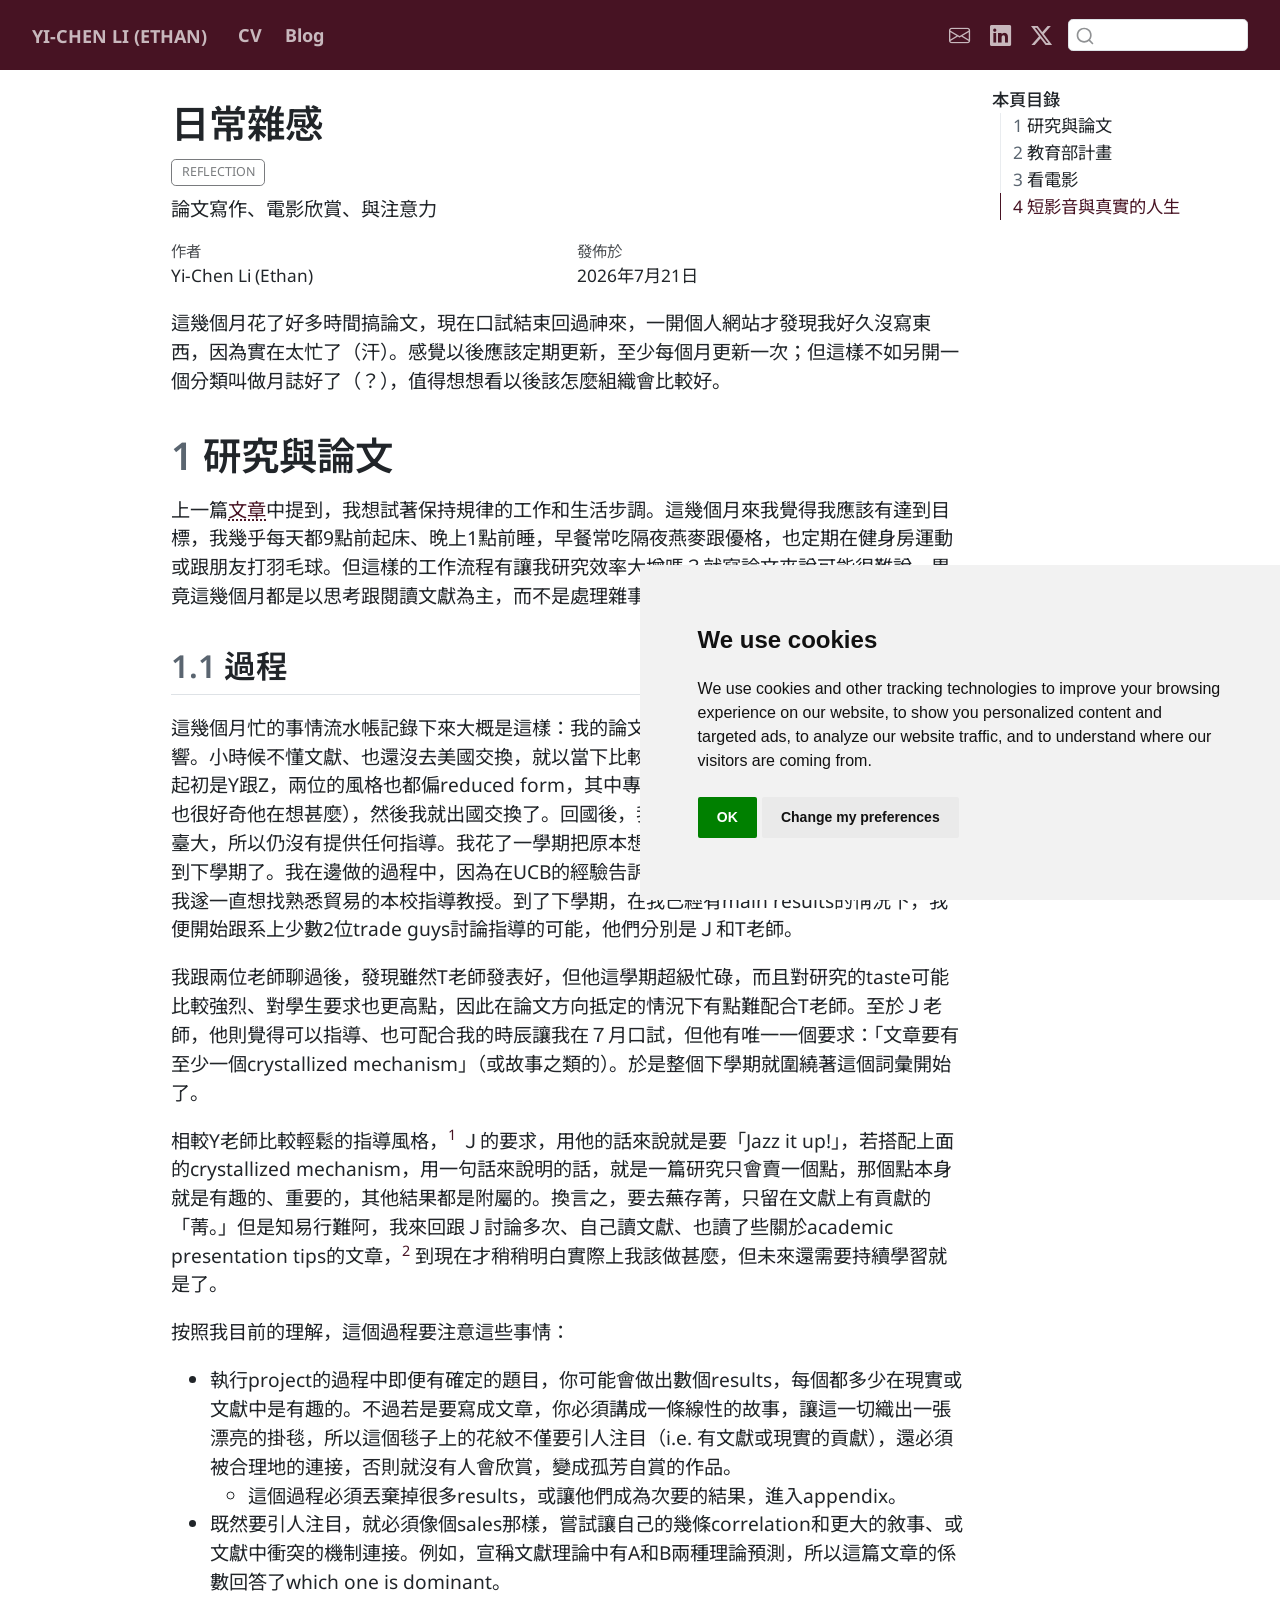
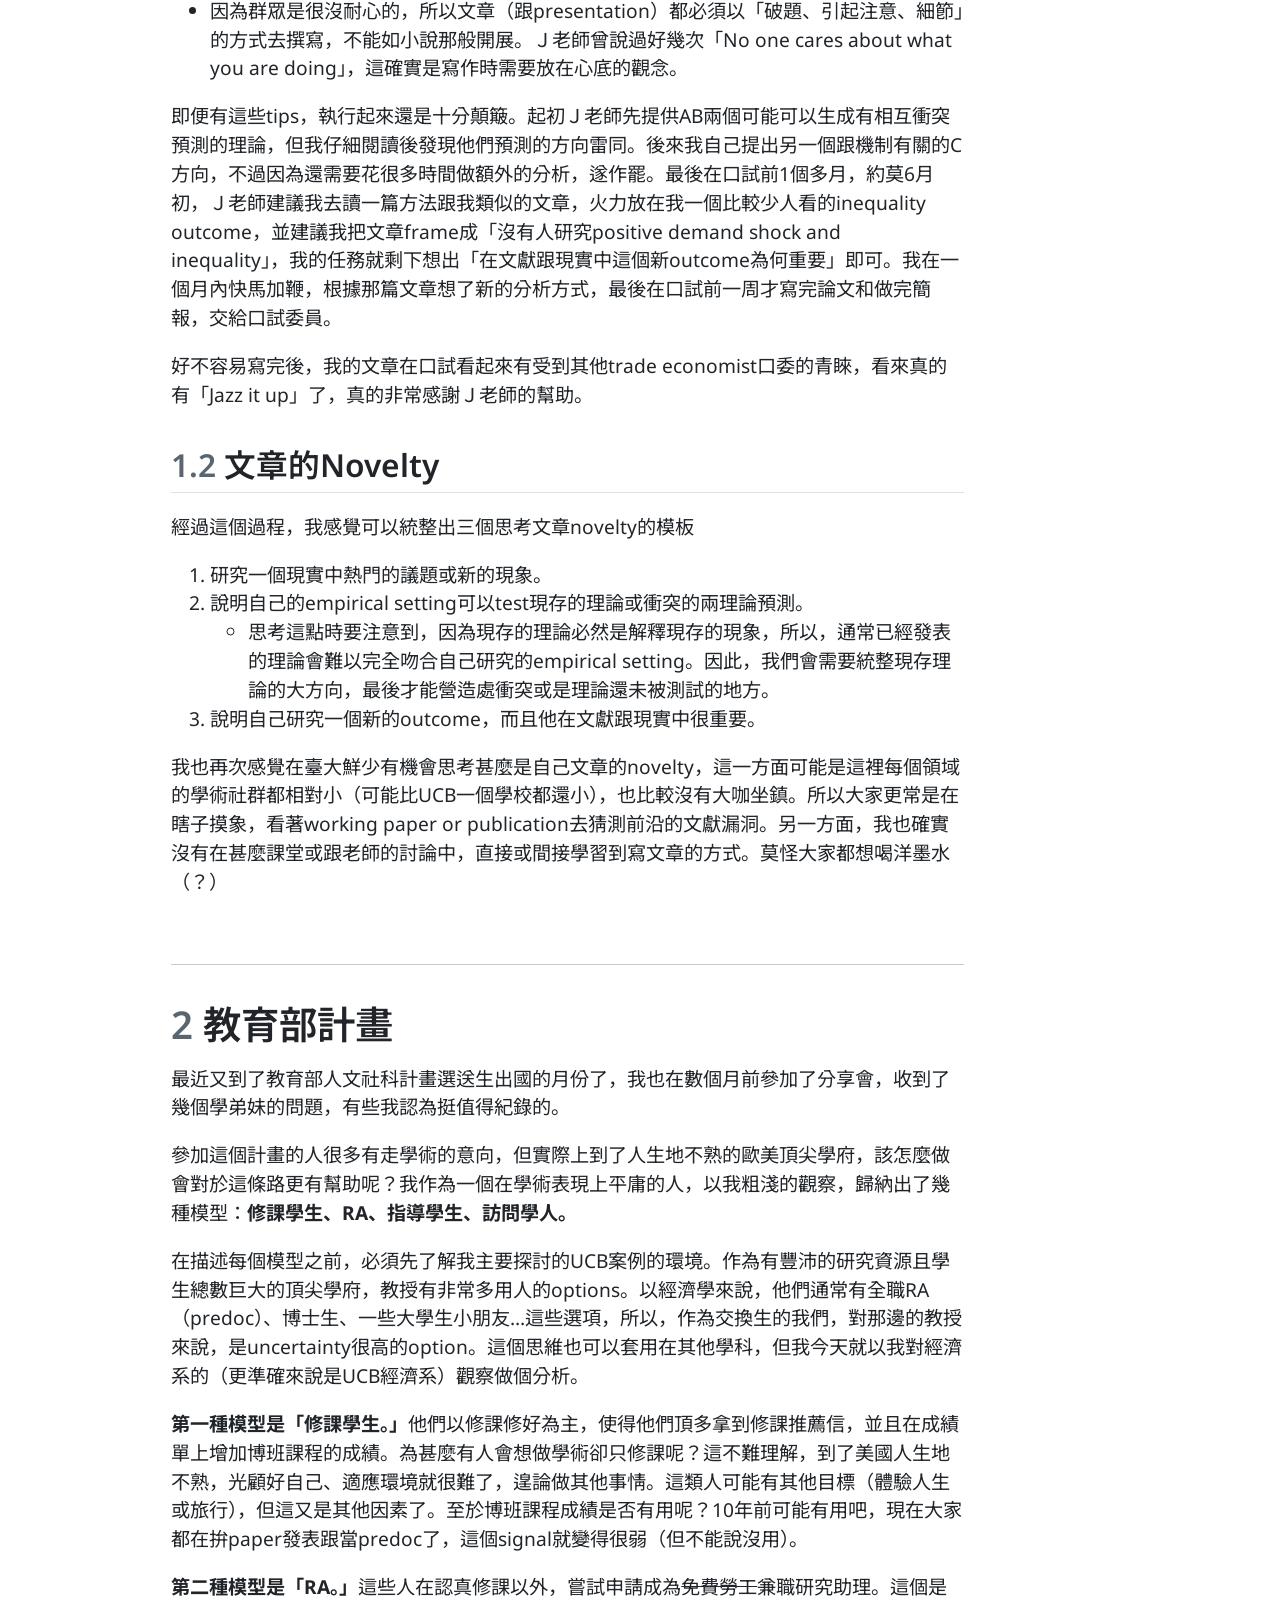
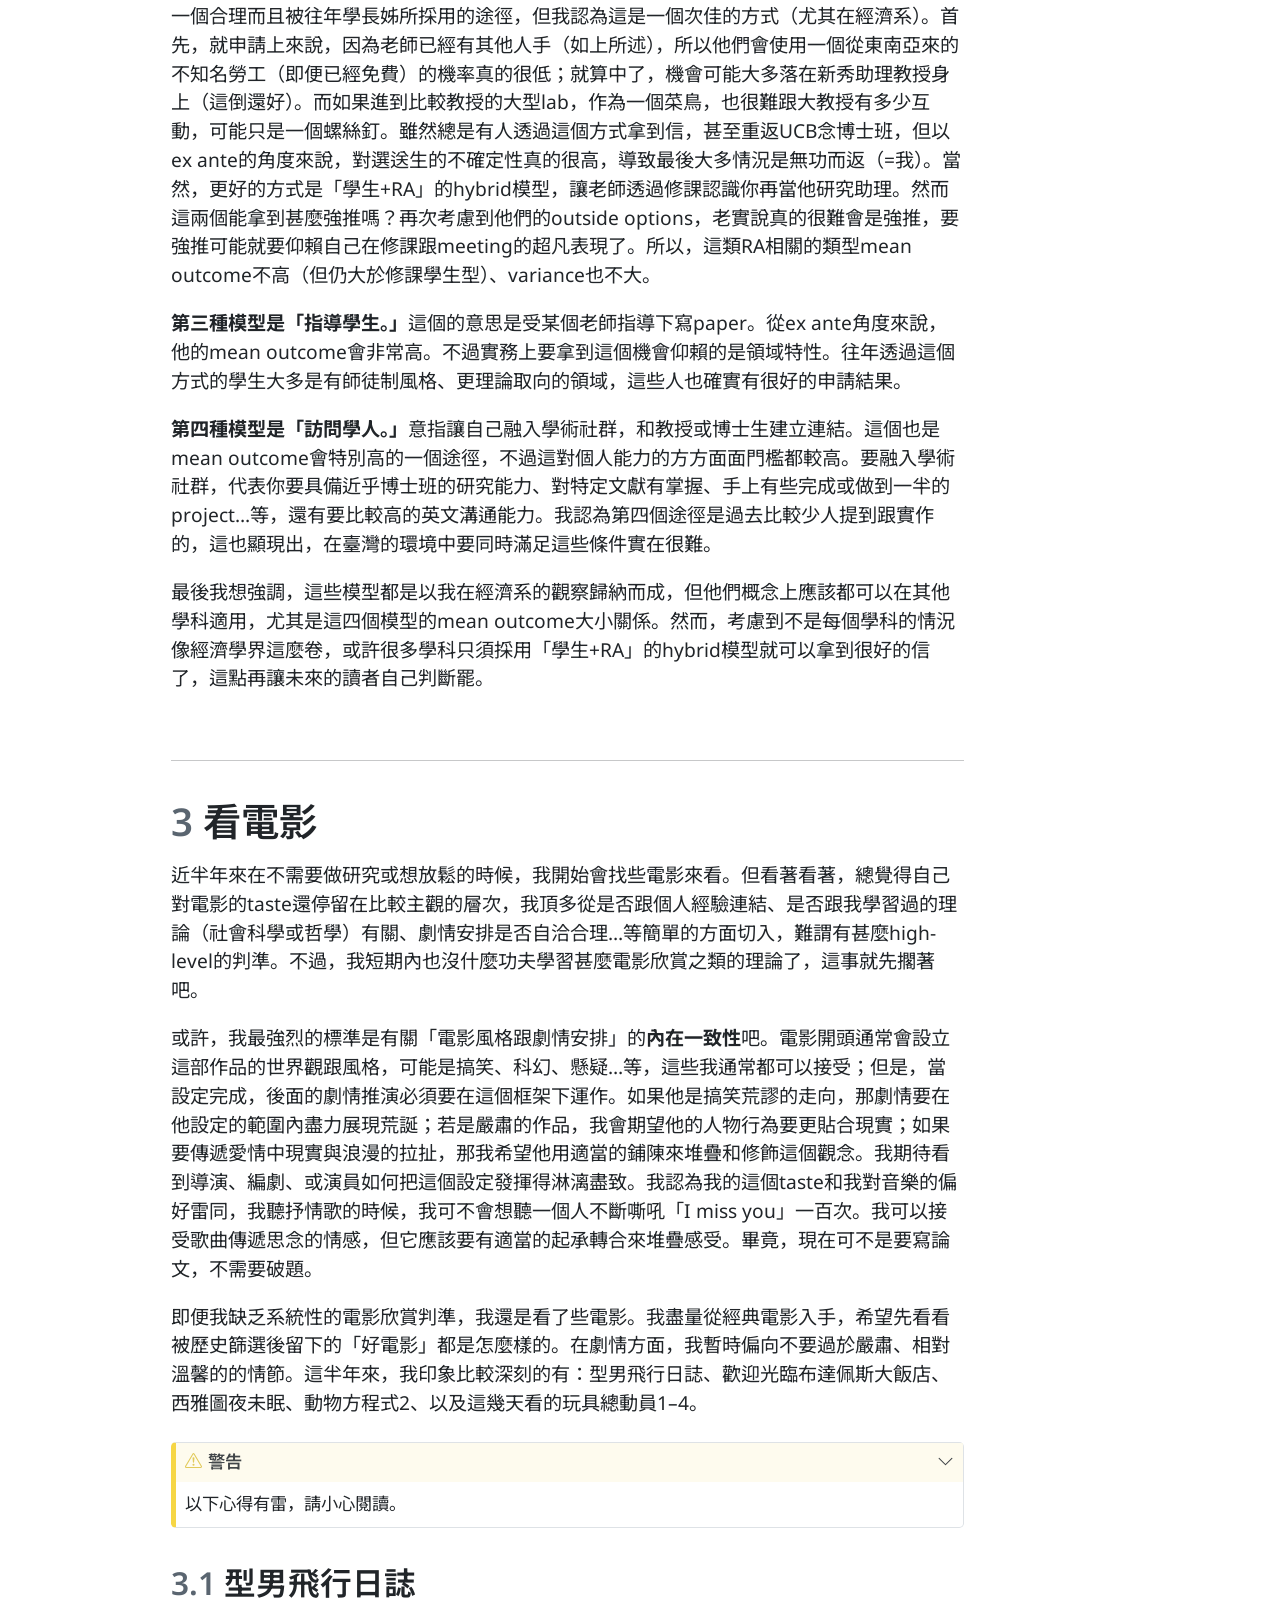
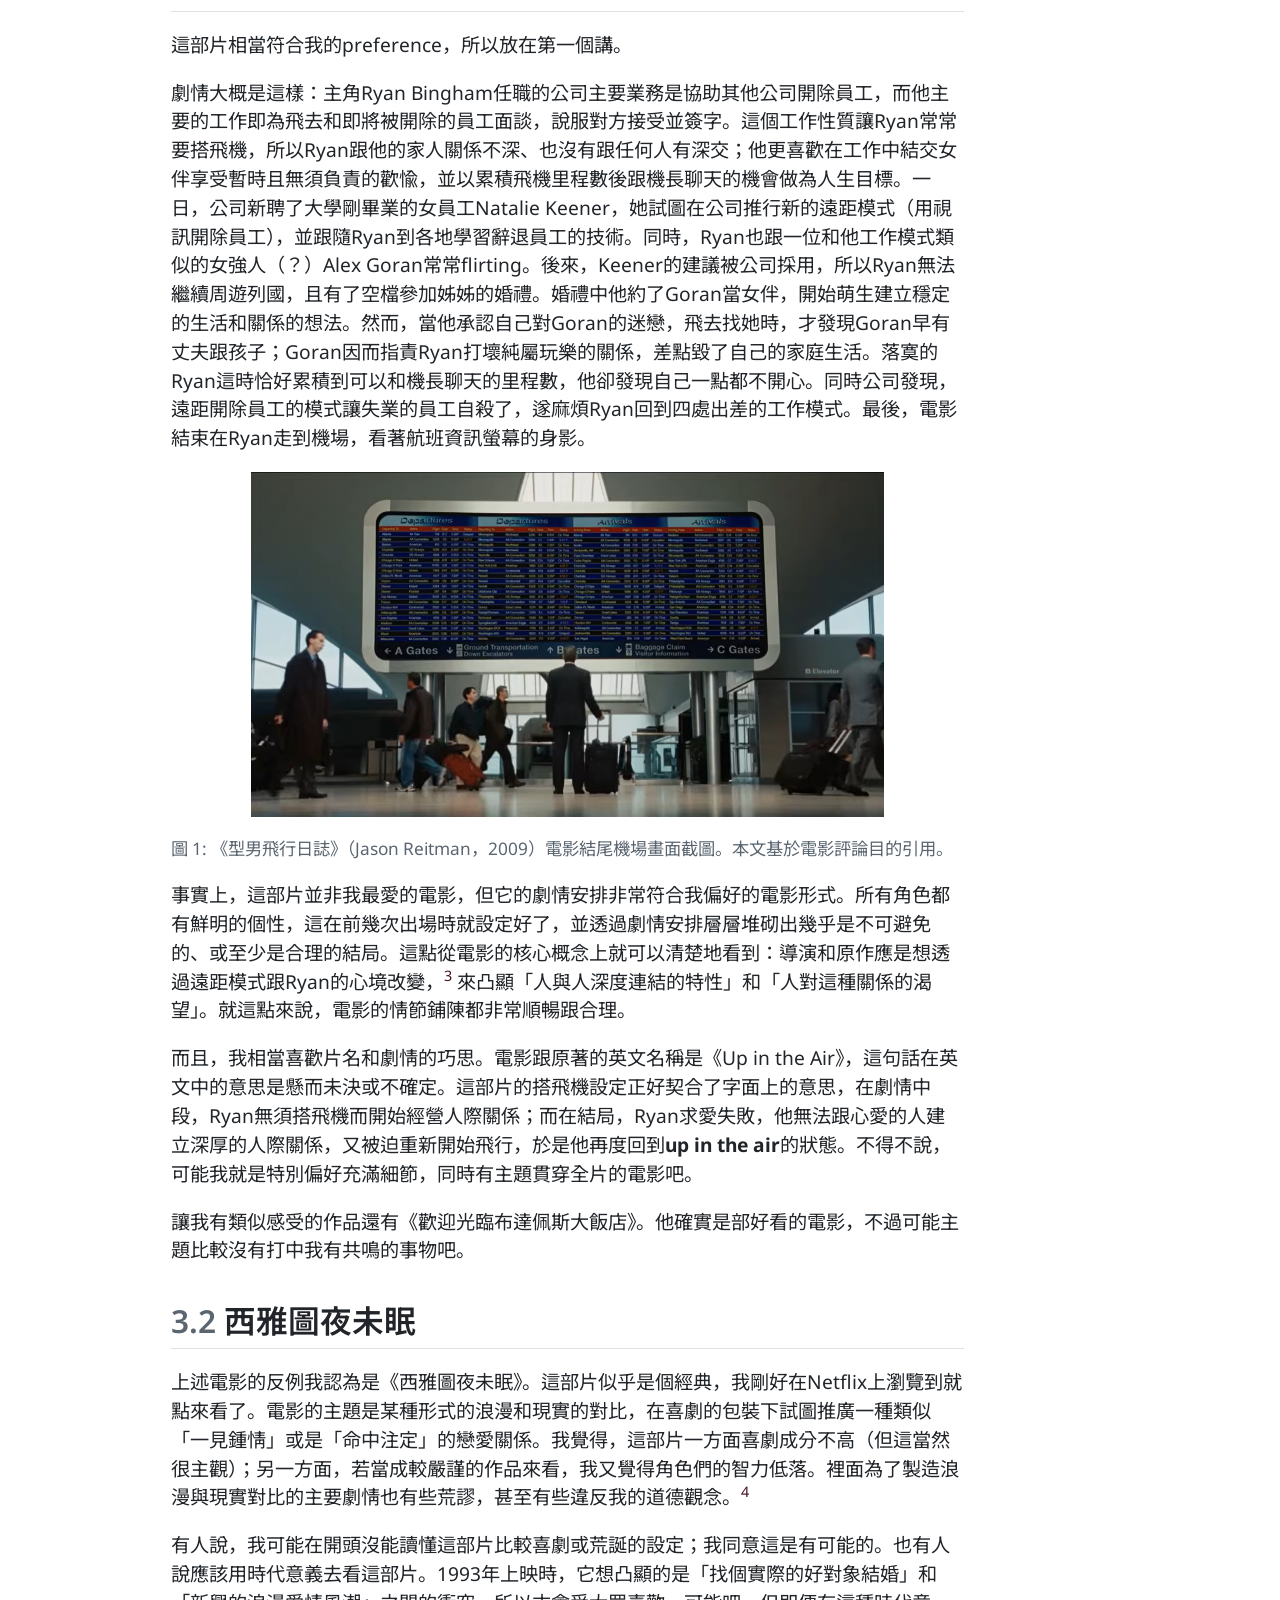
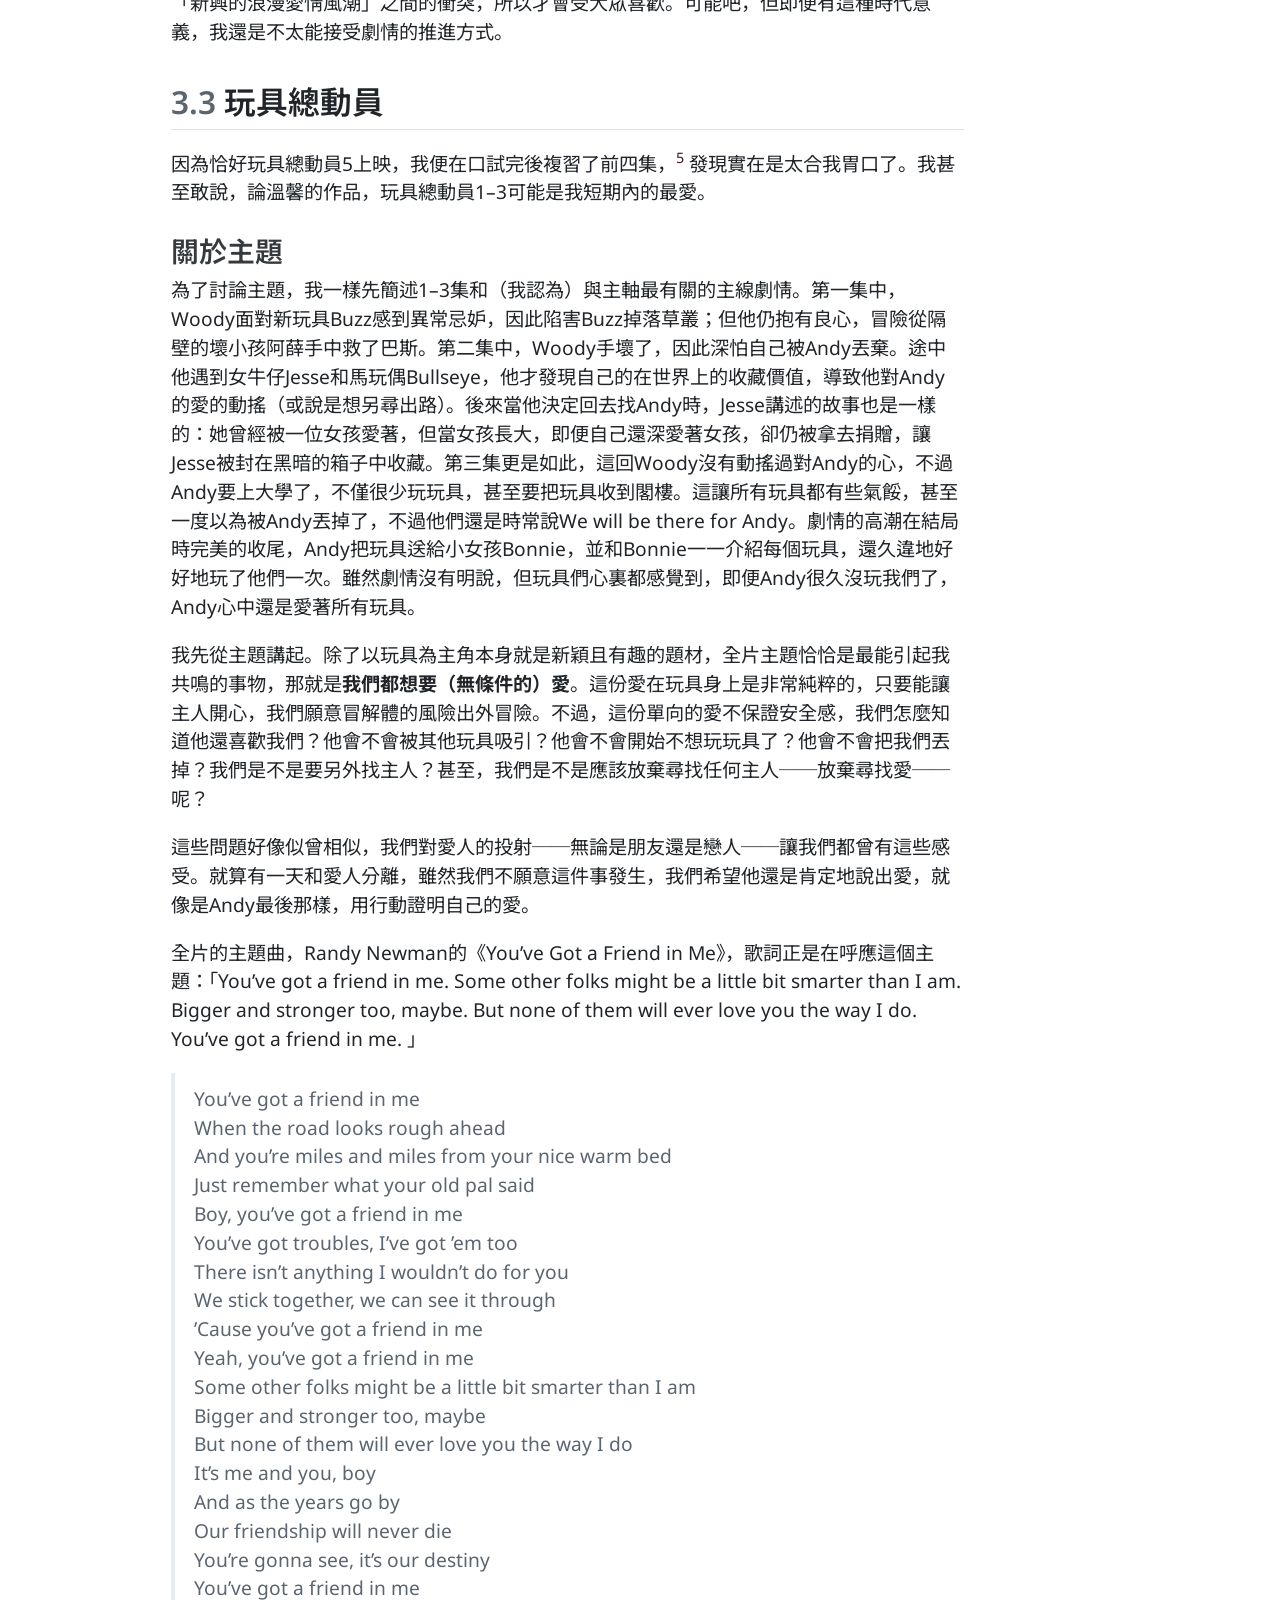
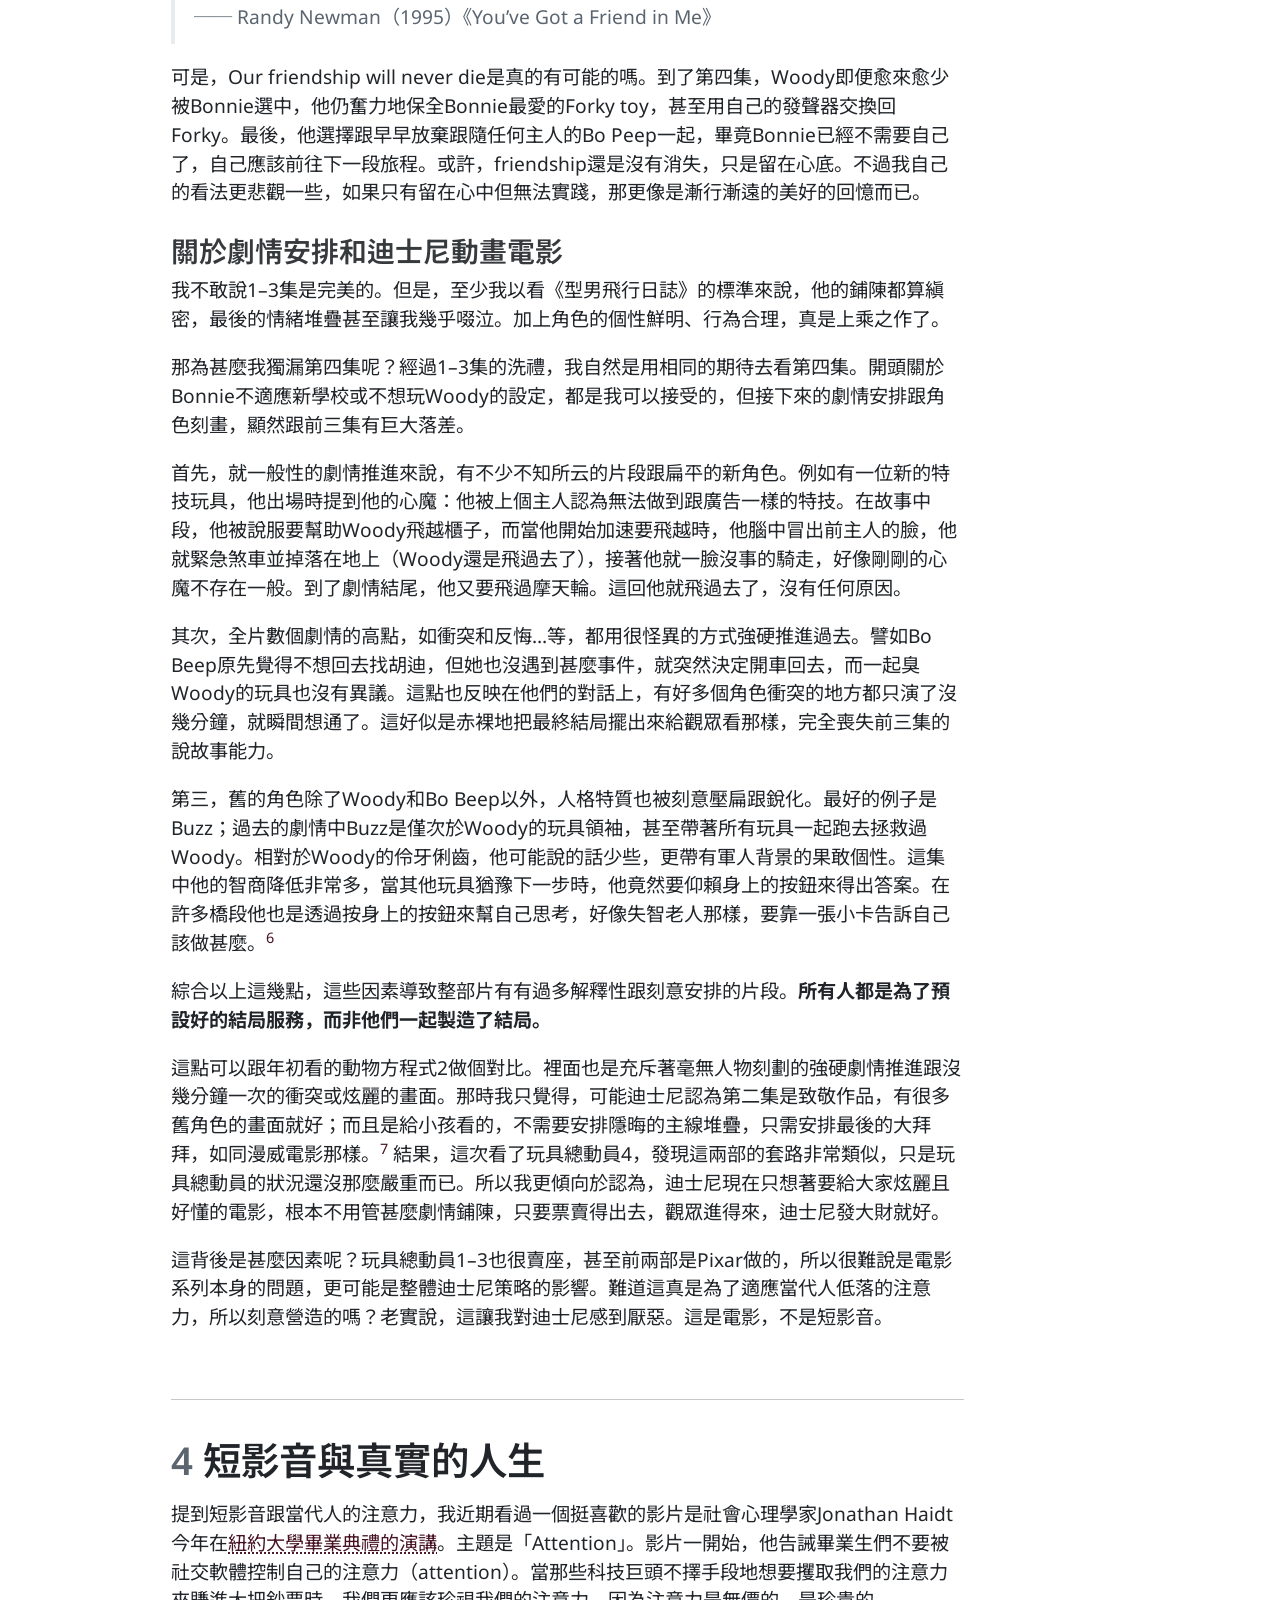
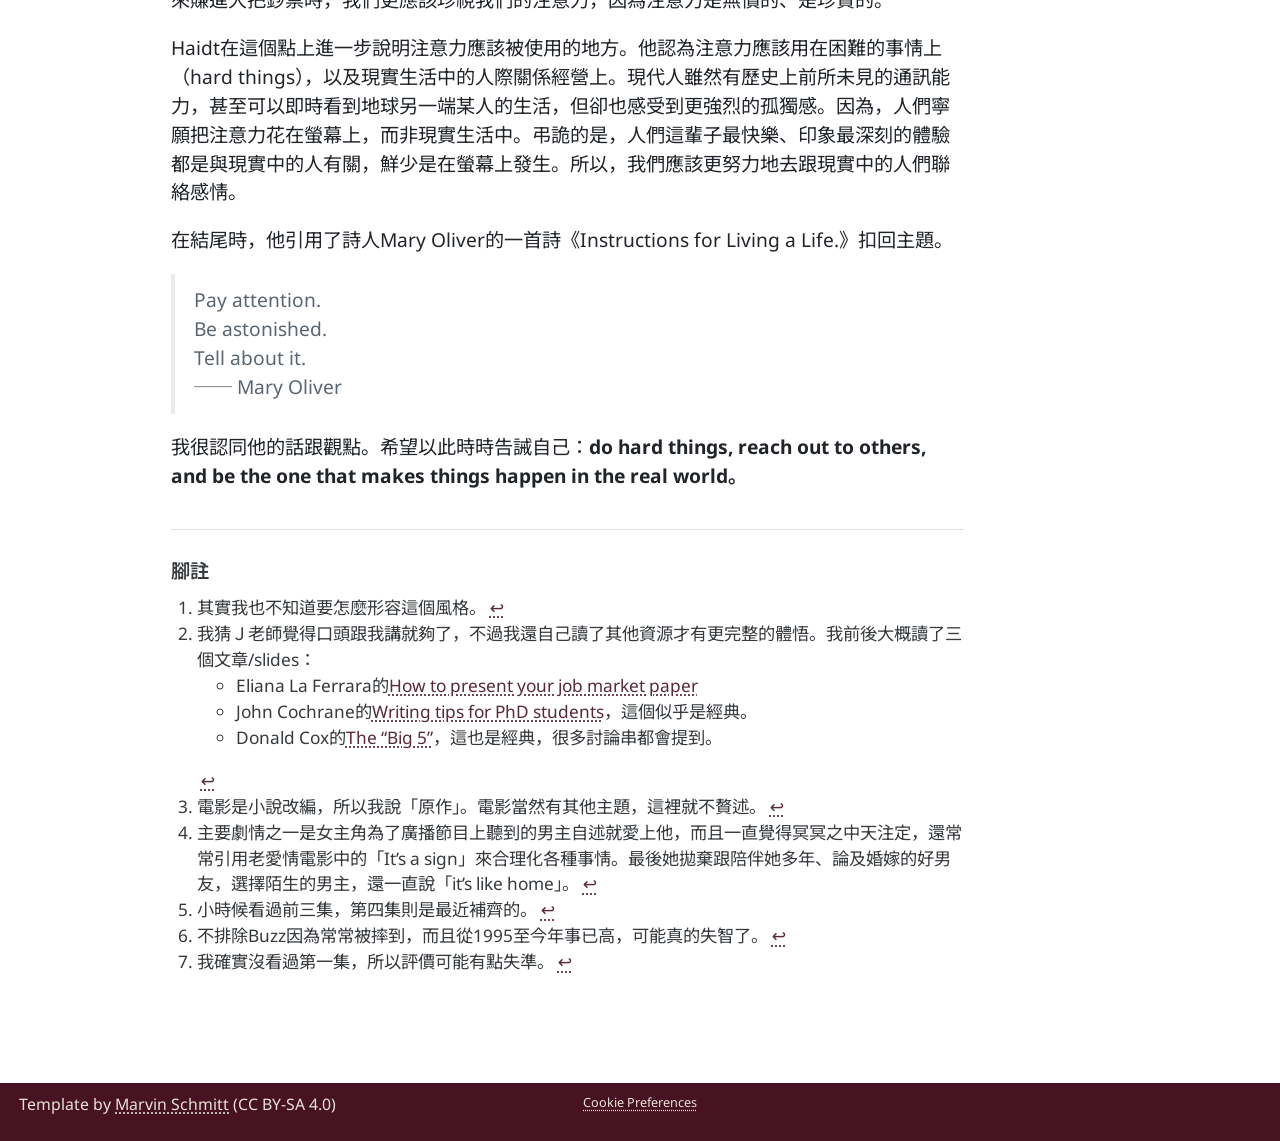
<file: docs/posts/2026-07-18-reflection/index.html>
<!DOCTYPE html>
<html xmlns="http://www.w3.org/1999/xhtml" lang="zh-Hant" xml:lang="zh-Hant"><head>

<meta charset="utf-8">
<meta name="generator" content="quarto-1.6.42">

<meta name="viewport" content="width=device-width, initial-scale=1.0, user-scalable=yes">

<meta name="author" content="Yi-Chen Li (Ethan)">
<meta name="description" content="論文寫作、電影欣賞、與注意力">

<title>日常雜感 – Yi-Chen Li (Ethan)</title>
<style>
code{white-space: pre-wrap;}
span.smallcaps{font-variant: small-caps;}
div.columns{display: flex; gap: min(4vw, 1.5em);}
div.column{flex: auto; overflow-x: auto;}
div.hanging-indent{margin-left: 1.5em; text-indent: -1.5em;}
ul.task-list{list-style: none;}
ul.task-list li input[type="checkbox"] {
  width: 0.8em;
  margin: 0 0.8em 0.2em -1em; /* quarto-specific, see https://github.com/quarto-dev/quarto-cli/issues/4556 */ 
  vertical-align: middle;
}
</style>


<script src="../../site_libs/quarto-nav/quarto-nav.js"></script>
<script src="../../site_libs/clipboard/clipboard.min.js"></script>
<script src="../../site_libs/quarto-search/autocomplete.umd.js"></script>
<script src="../../site_libs/quarto-search/fuse.min.js"></script>
<script src="../../site_libs/quarto-search/quarto-search.js"></script>
<meta name="quarto:offset" content="../../">
<script src="../../site_libs/cookie-consent/cookie-consent.js"></script>
<link href="../../site_libs/cookie-consent/cookie-consent.css" rel="stylesheet">
<script src="../../site_libs/quarto-html/quarto.js"></script>
<script src="../../site_libs/quarto-html/popper.min.js"></script>
<script src="../../site_libs/quarto-html/tippy.umd.min.js"></script>
<script src="../../site_libs/quarto-html/anchor.min.js"></script>
<link href="../../site_libs/quarto-html/tippy.css" rel="stylesheet">
<link href="../../site_libs/quarto-html/quarto-syntax-highlighting-2f5df379a58b258e96c21c0638c20c03.css" rel="stylesheet" id="quarto-text-highlighting-styles">
<script src="../../site_libs/bootstrap/bootstrap.min.js"></script>
<link href="../../site_libs/bootstrap/bootstrap-icons.css" rel="stylesheet">
<link href="../../site_libs/bootstrap/bootstrap-efa989f0c9dc360af039877fd8bef8b6.min.css" rel="stylesheet" append-hash="true" id="quarto-bootstrap" data-mode="light">
<script id="quarto-search-options" type="application/json">{
  "location": "navbar",
  "copy-button": false,
  "collapse-after": 3,
  "panel-placement": "end",
  "type": "textbox",
  "limit": 50,
  "keyboard-shortcut": [
    "f",
    "/",
    "s"
  ],
  "language": {
    "search-no-results-text": "沒有結果",
    "search-matching-documents-text": "符合的文件",
    "search-copy-link-title": "複製搜尋連結",
    "search-hide-matches-text": "隱藏其他符合的結果",
    "search-more-match-text": "更多符合結果",
    "search-more-matches-text": "更多符合結果",
    "search-clear-button-title": "清除",
    "search-text-placeholder": "",
    "search-detached-cancel-button-title": "取消",
    "search-submit-button-title": "送出",
    "search-label": "搜尋"
  }
}</script>
<script async="" src="https://www.googletagmanager.com/gtag/js?id=G-JFYLBEH0M1"></script>

<script type="text/plain" cookie-consent="tracking">

window.dataLayer = window.dataLayer || [];
function gtag(){dataLayer.push(arguments);}
gtag('js', new Date());
gtag('config', 'G-JFYLBEH0M1', { 'anonymize_ip': true});
</script>

<script type="text/javascript" charset="UTF-8">
document.addEventListener('DOMContentLoaded', function () {
cookieconsent.run({
  "notice_banner_type":"simple",
  "consent_type":"implied",
  "palette":"light",
  "language":"en",
  "page_load_consent_levels":["strictly-necessary","functionality","tracking","targeting"],
  "notice_banner_reject_button_hide":false,
  "preferences_center_close_button_hide":false,
  "website_name":""
  ,
"language":"zh-Hant"
  });
});
</script> 
  
<link rel="preconnect" href="https://fonts.googleapis.com">
<link rel="preconnect" href="https://fonts.gstatic.com" crossorigin="">
<link href="https://fonts.googleapis.com/css2?family=Noto+Sans+JP:wght@100..900&amp;family=Noto+Sans+KR:wght@100..900&amp;family=Noto+Sans+TC:wght@100..900&amp;family=Noto+Sans:ital,wght@0,100..900;1,100..900&amp;display=swap" rel="stylesheet">


</head>

<body class="nav-fixed">

<div id="quarto-search-results"></div>
  <header id="quarto-header" class="headroom fixed-top">
    <nav class="navbar navbar-expand-lg " data-bs-theme="dark">
      <div class="navbar-container container-fluid">
      <div class="navbar-brand-container mx-auto">
    <a class="navbar-brand" href="../../index.html">
    <span class="navbar-title">Yi-Chen Li (Ethan)</span>
    </a>
  </div>
            <div id="quarto-search" class="" title="搜尋"></div>
          <button class="navbar-toggler" type="button" data-bs-toggle="collapse" data-bs-target="#navbarCollapse" aria-controls="navbarCollapse" role="menu" aria-expanded="false" aria-label="切換導航列" onclick="if (window.quartoToggleHeadroom) { window.quartoToggleHeadroom(); }">
  <span class="navbar-toggler-icon"></span>
</button>
          <div class="collapse navbar-collapse" id="navbarCollapse">
            <ul class="navbar-nav navbar-nav-scroll me-auto">
  <li class="nav-item">
    <a class="nav-link" href="../../cv/index.html"> 
<span class="menu-text">CV</span></a>
  </li>  
  <li class="nav-item">
    <a class="nav-link" href="../../posts/"> 
<span class="menu-text">Blog</span></a>
  </li>  
</ul>
            <ul class="navbar-nav navbar-nav-scroll ms-auto">
  <li class="nav-item compact">
    <a class="nav-link" href="mailto:ethanli.taiwan@gmail.com"> <i class="bi bi-envelope" role="img" aria-label="email">
</i> 
<span class="menu-text"></span></a>
  </li>  
  <li class="nav-item compact">
    <a class="nav-link" href="https://www.linkedin.com/in/yi-chen-li-a75513308"> <i class="bi bi-linkedin" role="img">
</i> 
<span class="menu-text"></span></a>
  </li>  
  <li class="nav-item compact">
    <a class="nav-link" href="https://x.com/EthanLi1999"> <i class="bi bi-twitter-x" role="img">
</i> 
<span class="menu-text"></span></a>
  </li>  
</ul>
          </div> <!-- /navcollapse -->
            <div class="quarto-navbar-tools">
</div>
      </div> <!-- /container-fluid -->
    </nav>
</header>
<!-- content -->
<div id="quarto-content" class="quarto-container page-columns page-rows-contents page-layout-article page-navbar">
<!-- sidebar -->
<!-- margin-sidebar -->
    <div id="quarto-margin-sidebar" class="sidebar margin-sidebar">
        <nav id="TOC" role="doc-toc" class="toc-active">
    <h2 id="toc-title">本頁目錄</h2>
   
  <ul>
  <li><a href="#研究與論文" id="toc-研究與論文" class="nav-link active" data-scroll-target="#研究與論文"><span class="header-section-number">1</span> 研究與論文</a>
  <ul class="collapse">
  <li><a href="#過程" id="toc-過程" class="nav-link" data-scroll-target="#過程"><span class="header-section-number">1.1</span> 過程</a></li>
  <li><a href="#文章的novelty" id="toc-文章的novelty" class="nav-link" data-scroll-target="#文章的novelty"><span class="header-section-number">1.2</span> 文章的Novelty</a></li>
  </ul></li>
  <li><a href="#教育部計畫" id="toc-教育部計畫" class="nav-link" data-scroll-target="#教育部計畫"><span class="header-section-number">2</span> 教育部計畫</a></li>
  <li><a href="#看電影" id="toc-看電影" class="nav-link" data-scroll-target="#看電影"><span class="header-section-number">3</span> 看電影</a>
  <ul class="collapse">
  <li><a href="#型男飛行日誌" id="toc-型男飛行日誌" class="nav-link" data-scroll-target="#型男飛行日誌"><span class="header-section-number">3.1</span> 型男飛行日誌</a></li>
  <li><a href="#西雅圖夜未眠" id="toc-西雅圖夜未眠" class="nav-link" data-scroll-target="#西雅圖夜未眠"><span class="header-section-number">3.2</span> 西雅圖夜未眠</a></li>
  <li><a href="#玩具總動員" id="toc-玩具總動員" class="nav-link" data-scroll-target="#玩具總動員"><span class="header-section-number">3.3</span> 玩具總動員</a>
  <ul class="collapse">
  <li><a href="#關於主題" id="toc-關於主題" class="nav-link" data-scroll-target="#關於主題">關於主題</a></li>
  <li><a href="#關於劇情安排和迪士尼動畫電影" id="toc-關於劇情安排和迪士尼動畫電影" class="nav-link" data-scroll-target="#關於劇情安排和迪士尼動畫電影">關於劇情安排和迪士尼動畫電影</a></li>
  </ul></li>
  </ul></li>
  <li><a href="#短影音與真實的人生" id="toc-短影音與真實的人生" class="nav-link" data-scroll-target="#短影音與真實的人生"><span class="header-section-number">4</span> 短影音與真實的人生</a></li>
  </ul>
</nav>
    </div>
<!-- main -->
<main class="content" id="quarto-document-content">

<header id="title-block-header" class="quarto-title-block default">
<div class="quarto-title">
<h1 class="title">日常雜感</h1>
  <div class="quarto-categories">
    <div class="quarto-category">reflection</div>
  </div>
  </div>

<div>
  <div class="description">
    論文寫作、電影欣賞、與注意力
  </div>
</div>


<div class="quarto-title-meta">

    <div>
    <div class="quarto-title-meta-heading">作者</div>
    <div class="quarto-title-meta-contents">
             <p>Yi-Chen Li (Ethan) </p>
          </div>
  </div>
    
    <div>
    <div class="quarto-title-meta-heading">發佈於</div>
    <div class="quarto-title-meta-contents">
      <p class="date">2026年7月21日</p>
    </div>
  </div>
  
    
  </div>
  


</header>


<p>這幾個月花了好多時間搞論文，現在口試結束回過神來，一開個人網站才發現我好久沒寫東西，因為實在太忙了（汗）。感覺以後應該定期更新，至少每個月更新一次；但這樣不如另開一個分類叫做月誌好了（？），值得想想看以後該怎麼組織會比較好。</p>
<section id="研究與論文" class="level1" data-number="1">
<h1 data-number="1"><span class="header-section-number">1</span> 研究與論文</h1>
<p>上一篇<a href="../../posts/2026-03-20-reflection/index.html">文章</a>中提到，我想試著保持規律的工作和生活步調。這幾個月來我覺得我應該有達到目標，我幾乎每天都9點前起床、晚上1點前睡，早餐常吃隔夜燕麥跟優格，也定期在健身房運動或跟朋友打羽毛球。但這樣的工作流程有讓我研究效率大增嗎？就寫論文來說可能很難說，畢竟這幾個月都是以思考跟閱讀文獻為主，而不是處理雜事（下詳述）。</p>
<section id="過程" class="level2" data-number="1.1">
<h2 data-number="1.1" class="anchored" data-anchor-id="過程"><span class="header-section-number">1.1</span> 過程</h2>
<p>這幾個月忙的事情流水帳記錄下來大概是這樣：我的論文主題是貿易戰對台灣勞動市場的影響。小時候不懂文獻、也還沒去美國交換，就以當下比較有興趣的議題下去想題目。指導教授起初是Y跟Z，兩位的風格也都偏reduced form，其中專長偏貿易的Z並未提供我多少指導（我也很好奇他在想甚麼），然後我就出國交換了。回國後，我開始認真做論文，而這時Z已經離開臺大，所以仍沒有提供任何指導。我花了一學期把原本想好的分析執行完畢後，時間線就快轉到下學期了。我在邊做的過程中，因為在UCB的經驗告訴我，我若更了解貿易文獻會比較好，我遂一直想找熟悉貿易的本校指導教授。到了下學期，在我已經有main results的情況下，我便開始跟系上少數2位trade guys討論指導的可能，他們分別是Ｊ和T老師。</p>
<p>我跟兩位老師聊過後，發現雖然T老師發表好，但他這學期超級忙碌，而且對研究的taste可能比較強烈、對學生要求也更高點，因此在論文方向抵定的情況下有點難配合T老師。至於Ｊ老師，他則覺得可以指導、也可配合我的時辰讓我在７月口試，但他有唯一一個要求：「文章要有至少一個crystallized mechanism」（或故事之類的）。於是整個下學期就圍繞著這個詞彙開始了。</p>
<p>相較Y老師比較輕鬆的指導風格，<a href="#fn1" class="footnote-ref" id="fnref1" role="doc-noteref"><sup>1</sup></a> Ｊ的要求，用他的話來說就是要「Jazz it up!」，若搭配上面的crystallized mechanism，用一句話來說明的話，就是一篇研究只會賣一個點，那個點本身就是有趣的、重要的，其他結果都是附屬的。換言之，要去蕪存菁，只留在文獻上有貢獻的「菁。」但是知易行難阿，我來回跟Ｊ討論多次、自己讀文獻、也讀了些關於academic presentation tips的文章，<a href="#fn2" class="footnote-ref" id="fnref2" role="doc-noteref"><sup>2</sup></a> 到現在才稍稍明白實際上我該做甚麼，但未來還需要持續學習就是了。</p>
<p>按照我目前的理解，這個過程要注意這些事情：</p>
<ul>
<li>執行project的過程中即便有確定的題目，你可能會做出數個results，每個都多少在現實或文獻中是有趣的。不過若是要寫成文章，你必須講成一條線性的故事，讓這一切織出一張漂亮的掛毯，所以這個毯子上的花紋不僅要引人注目（i.e.&nbsp;有文獻或現實的貢獻），還必須被合理地的連接，否則就沒有人會欣賞，變成孤芳自賞的作品。
<ul>
<li>這個過程必須丟棄掉很多results，或讓他們成為次要的結果，進入appendix。</li>
</ul></li>
<li>既然要引人注目，就必須像個sales那樣，嘗試讓自己的幾條correlation和更大的敘事、或文獻中衝突的機制連接。例如，宣稱文獻理論中有A和B兩種理論預測，所以這篇文章的係數回答了which one is dominant。</li>
<li>因為群眾是很沒耐心的，所以文章（跟presentation）都必須以「破題、引起注意、細節」的方式去撰寫，不能如小說那般開展。Ｊ老師曾說過好幾次「No one cares about what you are doing」，這確實是寫作時需要放在心底的觀念。</li>
</ul>
<p>即便有這些tips，執行起來還是十分顛簸。起初Ｊ老師先提供AB兩個可能可以生成有相互衝突預測的理論，但我仔細閱讀後發現他們預測的方向雷同。後來我自己提出另一個跟機制有關的C方向，不過因為還需要花很多時間做額外的分析，遂作罷。最後在口試前1個多月，約莫6月初，Ｊ老師建議我去讀一篇方法跟我類似的文章，火力放在我一個比較少人看的inequality outcome，並建議我把文章frame成「沒有人研究positive demand shock and inequality」，我的任務就剩下想出「在文獻跟現實中這個新outcome為何重要」即可。我在一個月內快馬加鞭，根據那篇文章想了新的分析方式，最後在口試前一周才寫完論文和做完簡報，交給口試委員。</p>
<p>好不容易寫完後，我的文章在口試看起來有受到其他trade economist口委的青睞，看來真的有「Jazz it up」了，真的非常感謝Ｊ老師的幫助。</p>
</section>
<section id="文章的novelty" class="level2" data-number="1.2">
<h2 data-number="1.2" class="anchored" data-anchor-id="文章的novelty"><span class="header-section-number">1.2</span> 文章的Novelty</h2>
<p>經過這個過程，我感覺可以統整出三個思考文章novelty的模板</p>
<ol type="1">
<li>研究一個現實中熱門的議題或新的現象。</li>
<li>說明自己的empirical setting可以test現存的理論或衝突的兩理論預測。
<ul>
<li>思考這點時要注意到，因為現存的理論必然是解釋現存的現象，所以，通常已經發表的理論會難以完全吻合自己研究的empirical setting。因此，我們會需要統整現存理論的大方向，最後才能營造處衝突或是理論還未被測試的地方。</li>
</ul></li>
<li>說明自己研究一個新的outcome，而且他在文獻跟現實中很重要。</li>
</ol>
<p>我也再次感覺在臺大鮮少有機會思考甚麼是自己文章的novelty，這一方面可能是這裡每個領域的學術社群都相對小（可能比UCB一個學校都還小），也比較沒有大咖坐鎮。所以大家更常是在瞎子摸象，看著working paper or publication去猜測前沿的文獻漏洞。另一方面，我也確實沒有在甚麼課堂或跟老師的討論中，直接或間接學習到寫文章的方式。莫怪大家都想喝洋墨水（？）</p>
<p><br></p>
<hr>
</section>
</section>
<section id="教育部計畫" class="level1" data-number="2">
<h1 data-number="2"><span class="header-section-number">2</span> 教育部計畫</h1>
<p>最近又到了教育部人文社科計畫選送生出國的月份了，我也在數個月前參加了分享會，收到了幾個學弟妹的問題，有些我認為挺值得紀錄的。</p>
<p>參加這個計畫的人很多有走學術的意向，但實際上到了人生地不熟的歐美頂尖學府，該怎麼做會對於這條路更有幫助呢？我作為一個在學術表現上平庸的人，以我粗淺的觀察，歸納出了幾種模型：<strong>修課學生、RA、指導學生、訪問學人。</strong></p>
<p>在描述每個模型之前，必須先了解我主要探討的UCB案例的環境。作為有豐沛的研究資源且學生總數巨大的頂尖學府，教授有非常多用人的options。以經濟學來說，他們通常有全職RA（predoc）、博士生、一些大學生小朋友…這些選項，所以，作為交換生的我們，對那邊的教授來說，是uncertainty很高的option。這個思維也可以套用在其他學科，但我今天就以我對經濟系的（更準確來說是UCB經濟系）觀察做個分析。</p>
<p><strong>第一種模型是「修課學生。」</strong>他們以修課修好為主，使得他們頂多拿到修課推薦信，並且在成績單上增加博班課程的成績。為甚麼有人會想做學術卻只修課呢？這不難理解，到了美國人生地不熟，光顧好自己、適應環境就很難了，遑論做其他事情。這類人可能有其他目標（體驗人生或旅行），但這又是其他因素了。至於博班課程成績是否有用呢？10年前可能有用吧，現在大家都在拚paper發表跟當predoc了，這個signal就變得很弱（但不能說沒用）。</p>
<p><strong>第二種模型是「RA。」</strong>這些人在認真修課以外，嘗試申請成為<del>免費勞工</del>兼職研究助理。這個是一個合理而且被往年學長姊所採用的途徑，但我認為這是一個次佳的方式（尤其在經濟系）。首先，就申請上來說，因為老師已經有其他人手（如上所述），所以他們會使用一個從東南亞來的不知名勞工（即便已經免費）的機率真的很低；就算中了，機會可能大多落在新秀助理教授身上（這倒還好）。而如果進到比較教授的大型lab，作為一個菜鳥，也很難跟大教授有多少互動，可能只是一個螺絲釘。雖然總是有人透過這個方式拿到信，甚至重返UCB念博士班，但以ex ante的角度來說，對選送生的不確定性真的很高，導致最後大多情況是無功而返（=我）。當然，更好的方式是「學生+RA」的hybrid模型，讓老師透過修課認識你再當他研究助理。然而這兩個能拿到甚麼強推嗎？再次考慮到他們的outside options，老實說真的很難會是強推，要強推可能就要仰賴自己在修課跟meeting的超凡表現了。所以，這類RA相關的類型mean outcome不高（但仍大於修課學生型）、variance也不大。</p>
<p><strong>第三種模型是「指導學生。」</strong>這個的意思是受某個老師指導下寫paper。從ex ante角度來說，他的mean outcome會非常高。不過實務上要拿到這個機會仰賴的是領域特性。往年透過這個方式的學生大多是有師徒制風格、更理論取向的領域，這些人也確實有很好的申請結果。</p>
<p><strong>第四種模型是「訪問學人。」</strong>意指讓自己融入學術社群，和教授或博士生建立連結。這個也是mean outcome會特別高的一個途徑，不過這對個人能力的方方面面門檻都較高。要融入學術社群，代表你要具備近乎博士班的研究能力、對特定文獻有掌握、手上有些完成或做到一半的project…等，還有要比較高的英文溝通能力。我認為第四個途徑是過去比較少人提到跟實作的，這也顯現出，在臺灣的環境中要同時滿足這些條件實在很難。</p>
<p>最後我想強調，這些模型都是以我在經濟系的觀察歸納而成，但他們概念上應該都可以在其他學科適用，尤其是這四個模型的mean outcome大小關係。然而，考慮到不是每個學科的情況像經濟學界這麼卷，或許很多學科只須採用「學生+RA」的hybrid模型就可以拿到很好的信了，這點再讓未來的讀者自己判斷罷。</p>
<p><br></p>
<hr>
</section>
<section id="看電影" class="level1" data-number="3">
<h1 data-number="3"><span class="header-section-number">3</span> 看電影</h1>
<p>近半年來在不需要做研究或想放鬆的時候，我開始會找些電影來看。但看著看著，總覺得自己對電影的taste還停留在比較主觀的層次，我頂多從是否跟個人經驗連結、是否跟我學習過的理論（社會科學或哲學）有關、劇情安排是否自洽合理…等簡單的方面切入，難謂有甚麼high-level的判準。不過，我短期內也沒什麼功夫學習甚麼電影欣賞之類的理論了，這事就先擱著吧。</p>
<p>或許，我最強烈的標準是有關「電影風格跟劇情安排」的<strong>內在一致性</strong>吧。電影開頭通常會設立這部作品的世界觀跟風格，可能是搞笑、科幻、懸疑…等，這些我通常都可以接受；但是，當設定完成，後面的劇情推演必須要在這個框架下運作。如果他是搞笑荒謬的走向，那劇情要在他設定的範圍內盡力展現荒誕；若是嚴肅的作品，我會期望他的人物行為要更貼合現實；如果要傳遞愛情中現實與浪漫的拉扯，那我希望他用適當的鋪陳來堆疊和修飾這個觀念。我期待看到導演、編劇、或演員如何把這個設定發揮得淋漓盡致。我認為我的這個taste和我對音樂的偏好雷同，我聽抒情歌的時候，我可不會想聽一個人不斷嘶吼「I miss you」一百次。我可以接受歌曲傳遞思念的情感，但它應該要有適當的起承轉合來堆疊感受。畢竟，現在可不是要寫論文，不需要破題。</p>
<p>即便我缺乏系統性的電影欣賞判準，我還是看了些電影。我盡量從經典電影入手，希望先看看被歷史篩選後留下的「好電影」都是怎麼樣的。在劇情方面，我暫時偏向不要過於嚴肅、相對溫馨的的情節。這半年來，我印象比較深刻的有：型男飛行日誌、歡迎光臨布達佩斯大飯店、西雅圖夜未眠、動物方程式2、以及這幾天看的玩具總動員1–4。</p>
<div id="warn-movie" class="callout callout-style-default callout-warning callout-titled">
<div class="callout-header d-flex align-content-center" data-bs-toggle="collapse" data-bs-target=".callout-1-contents" aria-controls="callout-1" aria-expanded="true" aria-label="Toggle callout">
<div class="callout-icon-container">
<i class="callout-icon"></i>
</div>
<div class="callout-title-container flex-fill">
警告
</div>
<div class="callout-btn-toggle d-inline-block border-0 py-1 ps-1 pe-0 float-end"><i class="callout-toggle"></i></div>
</div>
<div id="callout-1" class="callout-1-contents callout-collapse collapse show">
<div class="callout-body-container callout-body">
<p>以下心得有雷，請小心閱讀。</p>
</div>
</div>
</div>
<section id="型男飛行日誌" class="level2" data-number="3.1">
<h2 data-number="3.1" class="anchored" data-anchor-id="型男飛行日誌"><span class="header-section-number">3.1</span> 型男飛行日誌</h2>
<p>這部片相當符合我的preference，所以放在第一個講。</p>
<p>劇情大概是這樣：主角Ryan Bingham任職的公司主要業務是協助其他公司開除員工，而他主要的工作即為飛去和即將被開除的員工面談，說服對方接受並簽字。這個工作性質讓Ryan常常要搭飛機，所以Ryan跟他的家人關係不深、也沒有跟任何人有深交；他更喜歡在工作中結交女伴享受暫時且無須負責的歡愉，並以累積飛機里程數後跟機長聊天的機會做為人生目標。一日，公司新聘了大學剛畢業的女員工Natalie Keener，她試圖在公司推行新的遠距模式（用視訊開除員工），並跟隨Ryan到各地學習辭退員工的技術。同時，Ryan也跟一位和他工作模式類似的女強人（？）Alex Goran常常flirting。後來，Keener的建議被公司採用，所以Ryan無法繼續周遊列國，且有了空檔參加姊姊的婚禮。婚禮中他約了Goran當女伴，開始萌生建立穩定的生活和關係的想法。然而，當他承認自己對Goran的迷戀，飛去找她時，才發現Goran早有丈夫跟孩子；Goran因而指責Ryan打壞純屬玩樂的關係，差點毀了自己的家庭生活。落寞的Ryan這時恰好累積到可以和機長聊天的里程數，他卻發現自己一點都不開心。同時公司發現，遠距開除員工的模式讓失業的員工自殺了，遂麻煩Ryan回到四處出差的工作模式。最後，電影結束在Ryan走到機場，看著航班資訊螢幕的身影。</p>
<div id="fig-up" class="quarto-float quarto-figure quarto-figure-center anchored" data-fig-align="center">
<figure class="quarto-float quarto-float-fig figure">
<div aria-describedby="fig-up-caption-0ceaefa1-69ba-4598-a22c-09a6ac19f8ca">
<img src="up-in-the-air.png" class="img-fluid quarto-figure quarto-figure-center figure-img" style="width:80.0%">
</div>
<figcaption class="quarto-float-caption-bottom quarto-float-caption quarto-float-fig" id="fig-up-caption-0ceaefa1-69ba-4598-a22c-09a6ac19f8ca">
圖&nbsp;1: 《型男飛行日誌》（Jason Reitman，2009）電影結尾機場畫面截圖。本文基於電影評論目的引用。
</figcaption>
</figure>
</div>
<p>事實上，這部片並非我最愛的電影，但它的劇情安排非常符合我偏好的電影形式。所有角色都有鮮明的個性，這在前幾次出場時就設定好了，並透過劇情安排層層堆砌出幾乎是不可避免的、或至少是合理的結局。這點從電影的核心概念上就可以清楚地看到：導演和原作應是想透過遠距模式跟Ryan的心境改變，<a href="#fn3" class="footnote-ref" id="fnref3" role="doc-noteref"><sup>3</sup></a> 來凸顯「人與人深度連結的特性」和「人對這種關係的渴望」。就這點來說，電影的情節鋪陳都非常順暢跟合理。</p>
<p>而且，我相當喜歡片名和劇情的巧思。電影跟原著的英文名稱是《Up in the Air》，這句話在英文中的意思是懸而未決或不確定。這部片的搭飛機設定正好契合了字面上的意思，在劇情中段，Ryan無須搭飛機而開始經營人際關係；而在結局，Ryan求愛失敗，他無法跟心愛的人建立深厚的人際關係，又被迫重新開始飛行，於是他再度回到<strong>up in the air</strong>的狀態。不得不說，可能我就是特別偏好充滿細節，同時有主題貫穿全片的電影吧。</p>
<p>讓我有類似感受的作品還有《歡迎光臨布達佩斯大飯店》。他確實是部好看的電影，不過可能主題比較沒有打中我有共鳴的事物吧。</p>
</section>
<section id="西雅圖夜未眠" class="level2" data-number="3.2">
<h2 data-number="3.2" class="anchored" data-anchor-id="西雅圖夜未眠"><span class="header-section-number">3.2</span> 西雅圖夜未眠</h2>
<p>上述電影的反例我認為是《西雅圖夜未眠》。這部片似乎是個經典，我剛好在Netflix上瀏覽到就點來看了。電影的主題是某種形式的浪漫和現實的對比，在喜劇的包裝下試圖推廣一種類似「一見鍾情」或是「命中注定」的戀愛關係。我覺得，這部片一方面喜劇成分不高（但這當然很主觀）；另一方面，若當成較嚴謹的作品來看，我又覺得角色們的智力低落。裡面為了製造浪漫與現實對比的主要劇情也有些荒謬，甚至有些違反我的道德觀念。<a href="#fn4" class="footnote-ref" id="fnref4" role="doc-noteref"><sup>4</sup></a></p>
<p>有人說，我可能在開頭沒能讀懂這部片比較喜劇或荒誕的設定；我同意這是有可能的。也有人說應該用時代意義去看這部片。1993年上映時，它想凸顯的是「找個實際的好對象結婚」和「新興的浪漫愛情風潮」之間的衝突，所以才會受大眾喜歡。可能吧，但即便有這種時代意義，我還是不太能接受劇情的推進方式。</p>
</section>
<section id="玩具總動員" class="level2" data-number="3.3">
<h2 data-number="3.3" class="anchored" data-anchor-id="玩具總動員"><span class="header-section-number">3.3</span> 玩具總動員</h2>
<p>因為恰好玩具總動員5上映，我便在口試完後複習了前四集，<a href="#fn5" class="footnote-ref" id="fnref5" role="doc-noteref"><sup>5</sup></a> 發現實在是太合我胃口了。我甚至敢說，論溫馨的作品，玩具總動員1–3可能是我短期內的最愛。</p>
<section id="關於主題" class="level3 unnumbered">
<h3 class="unnumbered anchored" data-anchor-id="關於主題">關於主題</h3>
<p>為了討論主題，我一樣先簡述1–3集和（我認為）與主軸最有關的主線劇情。第一集中，Woody面對新玩具Buzz感到異常忌妒，因此陷害Buzz掉落草叢；但他仍抱有良心，冒險從隔壁的壞小孩阿薛手中救了巴斯。第二集中，Woody手壞了，因此深怕自己被Andy丟棄。途中他遇到女牛仔Jesse和馬玩偶Bullseye，他才發現自己的在世界上的收藏價值，導致他對Andy的愛的動搖（或說是想另尋出路）。後來當他決定回去找Andy時，Jesse講述的故事也是一樣的：她曾經被一位女孩愛著，但當女孩長大，即便自己還深愛著女孩，卻仍被拿去捐贈，讓Jesse被封在黑暗的箱子中收藏。第三集更是如此，這回Woody沒有動搖過對Andy的心，不過Andy要上大學了，不僅很少玩玩具，甚至要把玩具收到閣樓。這讓所有玩具都有些氣餒，甚至一度以為被Andy丟掉了，不過他們還是時常說We will be there for Andy。劇情的高潮在結局時完美的收尾，Andy把玩具送給小女孩Bonnie，並和Bonnie一一介紹每個玩具，還久違地好好地玩了他們一次。雖然劇情沒有明說，但玩具們心裏都感覺到，即便Andy很久沒玩我們了，Andy心中還是愛著所有玩具。</p>
<p>我先從主題講起。除了以玩具為主角本身就是新穎且有趣的題材，全片主題恰恰是最能引起我共鳴的事物，那就是<strong>我們都想要（無條件的）愛</strong>。這份愛在玩具身上是非常純粹的，只要能讓主人開心，我們願意冒解體的風險出外冒險。不過，這份單向的愛不保證安全感，我們怎麼知道他還喜歡我們？他會不會被其他玩具吸引？他會不會開始不想玩玩具了？他會不會把我們丟掉？我們是不是要另外找主人？甚至，我們是不是應該放棄尋找任何主人──放棄尋找愛──呢？</p>
<p>這些問題好像似曾相似，我們對愛人的投射──無論是朋友還是戀人──讓我們都曾有這些感受。就算有一天和愛人分離，雖然我們不願意這件事發生，我們希望他還是肯定地說出愛，就像是Andy最後那樣，用行動證明自己的愛。</p>
<p>全片的主題曲，Randy Newman的《You’ve Got a Friend in Me》，歌詞正是在呼應這個主題：「You’ve got a friend in me. Some other folks might be a little bit smarter than I am. Bigger and stronger too, maybe. But none of them will ever love you the way I do. You’ve got a friend in me. 」</p>
<blockquote class="blockquote">
<div class="line-block">You’ve got a friend in me<br>
When the road looks rough ahead<br>
And you’re miles and miles from your nice warm bed<br>
Just remember what your old pal said<br>
Boy, you’ve got a friend in me<br>
You’ve got troubles, I’ve got ’em too<br>
There isn’t anything I wouldn’t do for you<br>
We stick together, we can see it through<br>
’Cause you’ve got a friend in me<br>
Yeah, you’ve got a friend in me<br>
Some other folks might be a little bit smarter than I am<br>
Bigger and stronger too, maybe<br>
But none of them will ever love you the way I do<br>
It’s me and you, boy<br>
And as the years go by<br>
Our friendship will never die<br>
You’re gonna see, it’s our destiny<br>
You’ve got a friend in me</div>
<p>── Randy Newman（1995）《You’ve Got a Friend in Me》</p>
</blockquote>
<p>可是，Our friendship will never die是真的有可能的嗎。到了第四集，Woody即便愈來愈少被Bonnie選中，他仍奮力地保全Bonnie最愛的Forky toy，甚至用自己的發聲器交換回Forky。最後，他選擇跟早早放棄跟隨任何主人的Bo Peep一起，畢竟Bonnie已經不需要自己了，自己應該前往下一段旅程。或許，friendship還是沒有消失，只是留在心底。不過我自己的看法更悲觀一些，如果只有留在心中但無法實踐，那更像是漸行漸遠的美好的回憶而已。</p>
</section>
<section id="關於劇情安排和迪士尼動畫電影" class="level3 unnumbered">
<h3 class="unnumbered anchored" data-anchor-id="關於劇情安排和迪士尼動畫電影">關於劇情安排和迪士尼動畫電影</h3>
<p>我不敢說1–3集是完美的。但是，至少我以看《型男飛行日誌》的標準來說，他的鋪陳都算縝密，最後的情緒堆疊甚至讓我幾乎啜泣。加上角色的個性鮮明、行為合理，真是上乘之作了。</p>
<p>那為甚麼我獨漏第四集呢？經過1–3集的洗禮，我自然是用相同的期待去看第四集。開頭關於Bonnie不適應新學校或不想玩Woody的設定，都是我可以接受的，但接下來的劇情安排跟角色刻畫，顯然跟前三集有巨大落差。</p>
<p>首先，就一般性的劇情推進來說，有不少不知所云的片段跟扁平的新角色。例如有一位新的特技玩具，他出場時提到他的心魔：他被上個主人認為無法做到跟廣告一樣的特技。在故事中段，他被說服要幫助Woody飛越櫃子，而當他開始加速要飛越時，他腦中冒出前主人的臉，他就緊急煞車並掉落在地上（Woody還是飛過去了），接著他就一臉沒事的騎走，好像剛剛的心魔不存在一般。到了劇情結尾，他又要飛過摩天輪。這回他就飛過去了，沒有任何原因。</p>
<p>其次，全片數個劇情的高點，如衝突和反悔…等，都用很怪異的方式強硬推進過去。譬如Bo Beep原先覺得不想回去找胡迪，但她也沒遇到甚麼事件，就突然決定開車回去，而一起臭Woody的玩具也沒有異議。這點也反映在他們的對話上，有好多個角色衝突的地方都只演了沒幾分鐘，就瞬間想通了。這好似是赤裸地把最終結局擺出來給觀眾看那樣，完全喪失前三集的說故事能力。</p>
<p>第三，舊的角色除了Woody和Bo Beep以外，人格特質也被刻意壓扁跟銳化。最好的例子是Buzz；過去的劇情中Buzz是僅次於Woody的玩具領袖，甚至帶著所有玩具一起跑去拯救過Woody。相對於Woody的伶牙俐齒，他可能說的話少些，更帶有軍人背景的果敢個性。這集中他的智商降低非常多，當其他玩具猶豫下一步時，他竟然要仰賴身上的按鈕來得出答案。在許多橋段他也是透過按身上的按鈕來幫自己思考，好像失智老人那樣，要靠一張小卡告訴自己該做甚麼。<a href="#fn6" class="footnote-ref" id="fnref6" role="doc-noteref"><sup>6</sup></a></p>
<p>綜合以上這幾點，這些因素導致整部片有有過多解釋性跟刻意安排的片段。<strong>所有人都是為了預設好的結局服務，而非他們一起製造了結局。</strong></p>
<p>這點可以跟年初看的動物方程式2做個對比。裡面也是充斥著毫無人物刻劃的強硬劇情推進跟沒幾分鐘一次的衝突或炫麗的畫面。那時我只覺得，可能迪士尼認為第二集是致敬作品，有很多舊角色的畫面就好；而且是給小孩看的，不需要安排隱晦的主線堆疊，只需安排最後的大拜拜，如同漫威電影那樣。<a href="#fn7" class="footnote-ref" id="fnref7" role="doc-noteref"><sup>7</sup></a> 結果，這次看了玩具總動員4，發現這兩部的套路非常類似，只是玩具總動員的狀況還沒那麼嚴重而已。所以我更傾向於認為，迪士尼現在只想著要給大家炫麗且好懂的電影，根本不用管甚麼劇情鋪陳，只要票賣得出去，觀眾進得來，迪士尼發大財就好。</p>
<p>這背後是甚麼因素呢？玩具總動員1–3也很賣座，甚至前兩部是Pixar做的，所以很難說是電影系列本身的問題，更可能是整體迪士尼策略的影響。難道這真是為了適應當代人低落的注意力，所以刻意營造的嗎？老實說，這讓我對迪士尼感到厭惡。這是電影，不是短影音。</p>
<p><br></p>
<hr>
</section>
</section>
</section>
<section id="短影音與真實的人生" class="level1" data-number="4">
<h1 data-number="4"><span class="header-section-number">4</span> 短影音與真實的人生</h1>
<p>提到短影音跟當代人的注意力，我近期看過一個挺喜歡的影片是社會心理學家Jonathan Haidt今年在<a href="https://www.youtube.com/watch?v=2hITZpxhdYs">紐約大學畢業典禮的演講</a>。主題是「Attention」。影片一開始，他告誡畢業生們不要被社交軟體控制自己的注意力（attention）。當那些科技巨頭不擇手段地想要攫取我們的注意力來賺進大把鈔票時，我們更應該珍視我們的注意力，因為注意力是無價的、是珍貴的。</p>
<p>Haidt在這個點上進一步說明注意力應該被使用的地方。他認為注意力應該用在困難的事情上（hard things），以及現實生活中的人際關係經營上。現代人雖然有歷史上前所未見的通訊能力，甚至可以即時看到地球另一端某人的生活，但卻也感受到更強烈的孤獨感。因為，人們寧願把注意力花在螢幕上，而非現實生活中。弔詭的是，人們這輩子最快樂、印象最深刻的體驗都是與現實中的人有關，鮮少是在螢幕上發生。所以，我們應該更努力地去跟現實中的人們聯絡感情。</p>
<p>在結尾時，他引用了詩人Mary Oliver的一首詩《Instructions for Living a Life.》扣回主題。</p>
<blockquote class="blockquote">
<div class="line-block">Pay attention.<br>
Be astonished.<br>
Tell about it.<br>
── Mary Oliver</div>
</blockquote>
<p>我很認同他的話跟觀點。希望以此時時告誡自己：<strong>do hard things, reach out to others, and be the one that makes things happen in the real world。</strong></p>


</section>


<div id="quarto-appendix" class="default"><section id="footnotes" class="footnotes footnotes-end-of-document" role="doc-endnotes"><h2 class="anchored quarto-appendix-heading">腳註</h2>

<ol>
<li id="fn1"><p>其實我也不知道要怎麼形容這個風格。<a href="#fnref1" class="footnote-back" role="doc-backlink">↩︎</a></p></li>
<li id="fn2"><p>我猜Ｊ老師覺得口頭跟我講就夠了，不過我還自己讀了其他資源才有更完整的體悟。我前後大概讀了三個文章/slides：</p>
<ul>
<li>Eliana La Ferrara的<a href="https://www.europeanjobmarketofeconomists.org/uploads/HowToPresent_LaFerrara.pdf">How to present your job market paper</a></li>
<li>John Cochrane的<a href="https://www.johnhcochrane.com/research-all/writing-tips-for-phd-studentsnbsp">Writing tips for PhD students</a>，這個似乎是經典。</li>
<li>Donald Cox的<a href="https://econ.lse.ac.uk/staff/spischke/phds/The%20Big%205.pdf">The “Big 5”</a>，這也是經典，很多討論串都會提到。</li>
</ul>
<a href="#fnref2" class="footnote-back" role="doc-backlink">↩︎</a></li>
<li id="fn3"><p>電影是小說改編，所以我說「原作」。電影當然有其他主題，這裡就不贅述。<a href="#fnref3" class="footnote-back" role="doc-backlink">↩︎</a></p></li>
<li id="fn4"><p>主要劇情之一是女主角為了廣播節目上聽到的男主自述就愛上他，而且一直覺得冥冥之中天注定，還常常引用老愛情電影中的「It’s a sign」來合理化各種事情。最後她拋棄跟陪伴她多年、論及婚嫁的好男友，選擇陌生的男主，還一直說「it’s like home」。<a href="#fnref4" class="footnote-back" role="doc-backlink">↩︎</a></p></li>
<li id="fn5"><p>小時候看過前三集，第四集則是最近補齊的。<a href="#fnref5" class="footnote-back" role="doc-backlink">↩︎</a></p></li>
<li id="fn6"><p>不排除Buzz因為常常被摔到，而且從1995至今年事已高，可能真的失智了。<a href="#fnref6" class="footnote-back" role="doc-backlink">↩︎</a></p></li>
<li id="fn7"><p>我確實沒看過第一集，所以評價可能有點失準。<a href="#fnref7" class="footnote-back" role="doc-backlink">↩︎</a></p></li>
</ol>
</section></div></main> <!-- /main -->
<script id="quarto-html-after-body" type="application/javascript">
window.document.addEventListener("DOMContentLoaded", function (event) {
  const toggleBodyColorMode = (bsSheetEl) => {
    const mode = bsSheetEl.getAttribute("data-mode");
    const bodyEl = window.document.querySelector("body");
    if (mode === "dark") {
      bodyEl.classList.add("quarto-dark");
      bodyEl.classList.remove("quarto-light");
    } else {
      bodyEl.classList.add("quarto-light");
      bodyEl.classList.remove("quarto-dark");
    }
  }
  const toggleBodyColorPrimary = () => {
    const bsSheetEl = window.document.querySelector("link#quarto-bootstrap");
    if (bsSheetEl) {
      toggleBodyColorMode(bsSheetEl);
    }
  }
  toggleBodyColorPrimary();  
  const icon = "";
  const anchorJS = new window.AnchorJS();
  anchorJS.options = {
    placement: 'right',
    icon: icon
  };
  anchorJS.add('.anchored');
  const isCodeAnnotation = (el) => {
    for (const clz of el.classList) {
      if (clz.startsWith('code-annotation-')) {                     
        return true;
      }
    }
    return false;
  }
  const onCopySuccess = function(e) {
    // button target
    const button = e.trigger;
    // don't keep focus
    button.blur();
    // flash "checked"
    button.classList.add('code-copy-button-checked');
    var currentTitle = button.getAttribute("title");
    button.setAttribute("title", "已複製");
    let tooltip;
    if (window.bootstrap) {
      button.setAttribute("data-bs-toggle", "tooltip");
      button.setAttribute("data-bs-placement", "left");
      button.setAttribute("data-bs-title", "已複製");
      tooltip = new bootstrap.Tooltip(button, 
        { trigger: "manual", 
          customClass: "code-copy-button-tooltip",
          offset: [0, -8]});
      tooltip.show();    
    }
    setTimeout(function() {
      if (tooltip) {
        tooltip.hide();
        button.removeAttribute("data-bs-title");
        button.removeAttribute("data-bs-toggle");
        button.removeAttribute("data-bs-placement");
      }
      button.setAttribute("title", currentTitle);
      button.classList.remove('code-copy-button-checked');
    }, 1000);
    // clear code selection
    e.clearSelection();
  }
  const getTextToCopy = function(trigger) {
      const codeEl = trigger.previousElementSibling.cloneNode(true);
      for (const childEl of codeEl.children) {
        if (isCodeAnnotation(childEl)) {
          childEl.remove();
        }
      }
      return codeEl.innerText;
  }
  const clipboard = new window.ClipboardJS('.code-copy-button:not([data-in-quarto-modal])', {
    text: getTextToCopy
  });
  clipboard.on('success', onCopySuccess);
  if (window.document.getElementById('quarto-embedded-source-code-modal')) {
    const clipboardModal = new window.ClipboardJS('.code-copy-button[data-in-quarto-modal]', {
      text: getTextToCopy,
      container: window.document.getElementById('quarto-embedded-source-code-modal')
    });
    clipboardModal.on('success', onCopySuccess);
  }
    var localhostRegex = new RegExp(/^(?:http|https):\/\/localhost\:?[0-9]*\//);
    var mailtoRegex = new RegExp(/^mailto:/);
      var filterRegex = new RegExp('/' + window.location.host + '/');
    var isInternal = (href) => {
        return filterRegex.test(href) || localhostRegex.test(href) || mailtoRegex.test(href);
    }
    // Inspect non-navigation links and adorn them if external
 	var links = window.document.querySelectorAll('a[href]:not(.nav-link):not(.navbar-brand):not(.toc-action):not(.sidebar-link):not(.sidebar-item-toggle):not(.pagination-link):not(.no-external):not([aria-hidden]):not(.dropdown-item):not(.quarto-navigation-tool):not(.about-link)');
    for (var i=0; i<links.length; i++) {
      const link = links[i];
      if (!isInternal(link.href)) {
        // undo the damage that might have been done by quarto-nav.js in the case of
        // links that we want to consider external
        if (link.dataset.originalHref !== undefined) {
          link.href = link.dataset.originalHref;
        }
      }
    }
  function tippyHover(el, contentFn, onTriggerFn, onUntriggerFn) {
    const config = {
      allowHTML: true,
      maxWidth: 500,
      delay: 100,
      arrow: false,
      appendTo: function(el) {
          return el.parentElement;
      },
      interactive: true,
      interactiveBorder: 10,
      theme: 'quarto',
      placement: 'bottom-start',
    };
    if (contentFn) {
      config.content = contentFn;
    }
    if (onTriggerFn) {
      config.onTrigger = onTriggerFn;
    }
    if (onUntriggerFn) {
      config.onUntrigger = onUntriggerFn;
    }
    window.tippy(el, config); 
  }
  const noterefs = window.document.querySelectorAll('a[role="doc-noteref"]');
  for (var i=0; i<noterefs.length; i++) {
    const ref = noterefs[i];
    tippyHover(ref, function() {
      // use id or data attribute instead here
      let href = ref.getAttribute('data-footnote-href') || ref.getAttribute('href');
      try { href = new URL(href).hash; } catch {}
      const id = href.replace(/^#\/?/, "");
      const note = window.document.getElementById(id);
      if (note) {
        return note.innerHTML;
      } else {
        return "";
      }
    });
  }
  const xrefs = window.document.querySelectorAll('a.quarto-xref');
  const processXRef = (id, note) => {
    // Strip column container classes
    const stripColumnClz = (el) => {
      el.classList.remove("page-full", "page-columns");
      if (el.children) {
        for (const child of el.children) {
          stripColumnClz(child);
        }
      }
    }
    stripColumnClz(note)
    if (id === null || id.startsWith('sec-')) {
      // Special case sections, only their first couple elements
      const container = document.createElement("div");
      if (note.children && note.children.length > 2) {
        container.appendChild(note.children[0].cloneNode(true));
        for (let i = 1; i < note.children.length; i++) {
          const child = note.children[i];
          if (child.tagName === "P" && child.innerText === "") {
            continue;
          } else {
            container.appendChild(child.cloneNode(true));
            break;
          }
        }
        if (window.Quarto?.typesetMath) {
          window.Quarto.typesetMath(container);
        }
        return container.innerHTML
      } else {
        if (window.Quarto?.typesetMath) {
          window.Quarto.typesetMath(note);
        }
        return note.innerHTML;
      }
    } else {
      // Remove any anchor links if they are present
      const anchorLink = note.querySelector('a.anchorjs-link');
      if (anchorLink) {
        anchorLink.remove();
      }
      if (window.Quarto?.typesetMath) {
        window.Quarto.typesetMath(note);
      }
      if (note.classList.contains("callout")) {
        return note.outerHTML;
      } else {
        return note.innerHTML;
      }
    }
  }
  for (var i=0; i<xrefs.length; i++) {
    const xref = xrefs[i];
    tippyHover(xref, undefined, function(instance) {
      instance.disable();
      let url = xref.getAttribute('href');
      let hash = undefined; 
      if (url.startsWith('#')) {
        hash = url;
      } else {
        try { hash = new URL(url).hash; } catch {}
      }
      if (hash) {
        const id = hash.replace(/^#\/?/, "");
        const note = window.document.getElementById(id);
        if (note !== null) {
          try {
            const html = processXRef(id, note.cloneNode(true));
            instance.setContent(html);
          } finally {
            instance.enable();
            instance.show();
          }
        } else {
          // See if we can fetch this
          fetch(url.split('#')[0])
          .then(res => res.text())
          .then(html => {
            const parser = new DOMParser();
            const htmlDoc = parser.parseFromString(html, "text/html");
            const note = htmlDoc.getElementById(id);
            if (note !== null) {
              const html = processXRef(id, note);
              instance.setContent(html);
            } 
          }).finally(() => {
            instance.enable();
            instance.show();
          });
        }
      } else {
        // See if we can fetch a full url (with no hash to target)
        // This is a special case and we should probably do some content thinning / targeting
        fetch(url)
        .then(res => res.text())
        .then(html => {
          const parser = new DOMParser();
          const htmlDoc = parser.parseFromString(html, "text/html");
          const note = htmlDoc.querySelector('main.content');
          if (note !== null) {
            // This should only happen for chapter cross references
            // (since there is no id in the URL)
            // remove the first header
            if (note.children.length > 0 && note.children[0].tagName === "HEADER") {
              note.children[0].remove();
            }
            const html = processXRef(null, note);
            instance.setContent(html);
          } 
        }).finally(() => {
          instance.enable();
          instance.show();
        });
      }
    }, function(instance) {
    });
  }
      let selectedAnnoteEl;
      const selectorForAnnotation = ( cell, annotation) => {
        let cellAttr = 'data-code-cell="' + cell + '"';
        let lineAttr = 'data-code-annotation="' +  annotation + '"';
        const selector = 'span[' + cellAttr + '][' + lineAttr + ']';
        return selector;
      }
      const selectCodeLines = (annoteEl) => {
        const doc = window.document;
        const targetCell = annoteEl.getAttribute("data-target-cell");
        const targetAnnotation = annoteEl.getAttribute("data-target-annotation");
        const annoteSpan = window.document.querySelector(selectorForAnnotation(targetCell, targetAnnotation));
        const lines = annoteSpan.getAttribute("data-code-lines").split(",");
        const lineIds = lines.map((line) => {
          return targetCell + "-" + line;
        })
        let top = null;
        let height = null;
        let parent = null;
        if (lineIds.length > 0) {
            //compute the position of the single el (top and bottom and make a div)
            const el = window.document.getElementById(lineIds[0]);
            top = el.offsetTop;
            height = el.offsetHeight;
            parent = el.parentElement.parentElement;
          if (lineIds.length > 1) {
            const lastEl = window.document.getElementById(lineIds[lineIds.length - 1]);
            const bottom = lastEl.offsetTop + lastEl.offsetHeight;
            height = bottom - top;
          }
          if (top !== null && height !== null && parent !== null) {
            // cook up a div (if necessary) and position it 
            let div = window.document.getElementById("code-annotation-line-highlight");
            if (div === null) {
              div = window.document.createElement("div");
              div.setAttribute("id", "code-annotation-line-highlight");
              div.style.position = 'absolute';
              parent.appendChild(div);
            }
            div.style.top = top - 2 + "px";
            div.style.height = height + 4 + "px";
            div.style.left = 0;
            let gutterDiv = window.document.getElementById("code-annotation-line-highlight-gutter");
            if (gutterDiv === null) {
              gutterDiv = window.document.createElement("div");
              gutterDiv.setAttribute("id", "code-annotation-line-highlight-gutter");
              gutterDiv.style.position = 'absolute';
              const codeCell = window.document.getElementById(targetCell);
              const gutter = codeCell.querySelector('.code-annotation-gutter');
              gutter.appendChild(gutterDiv);
            }
            gutterDiv.style.top = top - 2 + "px";
            gutterDiv.style.height = height + 4 + "px";
          }
          selectedAnnoteEl = annoteEl;
        }
      };
      const unselectCodeLines = () => {
        const elementsIds = ["code-annotation-line-highlight", "code-annotation-line-highlight-gutter"];
        elementsIds.forEach((elId) => {
          const div = window.document.getElementById(elId);
          if (div) {
            div.remove();
          }
        });
        selectedAnnoteEl = undefined;
      };
        // Handle positioning of the toggle
    window.addEventListener(
      "resize",
      throttle(() => {
        elRect = undefined;
        if (selectedAnnoteEl) {
          selectCodeLines(selectedAnnoteEl);
        }
      }, 10)
    );
    function throttle(fn, ms) {
    let throttle = false;
    let timer;
      return (...args) => {
        if(!throttle) { // first call gets through
            fn.apply(this, args);
            throttle = true;
        } else { // all the others get throttled
            if(timer) clearTimeout(timer); // cancel #2
            timer = setTimeout(() => {
              fn.apply(this, args);
              timer = throttle = false;
            }, ms);
        }
      };
    }
      // Attach click handler to the DT
      const annoteDls = window.document.querySelectorAll('dt[data-target-cell]');
      for (const annoteDlNode of annoteDls) {
        annoteDlNode.addEventListener('click', (event) => {
          const clickedEl = event.target;
          if (clickedEl !== selectedAnnoteEl) {
            unselectCodeLines();
            const activeEl = window.document.querySelector('dt[data-target-cell].code-annotation-active');
            if (activeEl) {
              activeEl.classList.remove('code-annotation-active');
            }
            selectCodeLines(clickedEl);
            clickedEl.classList.add('code-annotation-active');
          } else {
            // Unselect the line
            unselectCodeLines();
            clickedEl.classList.remove('code-annotation-active');
          }
        });
      }
  const findCites = (el) => {
    const parentEl = el.parentElement;
    if (parentEl) {
      const cites = parentEl.dataset.cites;
      if (cites) {
        return {
          el,
          cites: cites.split(' ')
        };
      } else {
        return findCites(el.parentElement)
      }
    } else {
      return undefined;
    }
  };
  var bibliorefs = window.document.querySelectorAll('a[role="doc-biblioref"]');
  for (var i=0; i<bibliorefs.length; i++) {
    const ref = bibliorefs[i];
    const citeInfo = findCites(ref);
    if (citeInfo) {
      tippyHover(citeInfo.el, function() {
        var popup = window.document.createElement('div');
        citeInfo.cites.forEach(function(cite) {
          var citeDiv = window.document.createElement('div');
          citeDiv.classList.add('hanging-indent');
          citeDiv.classList.add('csl-entry');
          var biblioDiv = window.document.getElementById('ref-' + cite);
          if (biblioDiv) {
            citeDiv.innerHTML = biblioDiv.innerHTML;
          }
          popup.appendChild(citeDiv);
        });
        return popup.innerHTML;
      });
    }
  }
});
</script>
</div> <!-- /content -->
<footer class="footer">
  <div class="nav-footer">
    <div class="nav-footer-left">
<p><span class="faux-block">Template by <a href="https://marvin-schmitt.com/blog/website-tutorial-quarto/">Marvin Schmitt</a> (CC BY-SA 4.0)</span></p>
</div>   
    <div class="nav-footer-center">

<div class="cookie-consent-footer"><a href="#" id="open_preferences_center">Cookie Preferences</a></div></div>
    <div class="nav-footer-right">
      &nbsp;
    </div>
  </div>
</footer>




</body></html>
</file>
<file: docs/site_libs/cookie-consent/cookie-consent.css>
div.cookie-consent-footer {
  font-size: 0.8em;
  text-decoration: none;
}
</file>
<file: docs/site_libs/quarto-html/tippy.css>
.tippy-box[data-animation=fade][data-state=hidden]{opacity:0}[data-tippy-root]{max-width:calc(100vw - 10px)}.tippy-box{position:relative;background-color:#333;color:#fff;border-radius:4px;font-size:14px;line-height:1.4;white-space:normal;outline:0;transition-property:transform,visibility,opacity}.tippy-box[data-placement^=top]>.tippy-arrow{bottom:0}.tippy-box[data-placement^=top]>.tippy-arrow:before{bottom:-7px;left:0;border-width:8px 8px 0;border-top-color:initial;transform-origin:center top}.tippy-box[data-placement^=bottom]>.tippy-arrow{top:0}.tippy-box[data-placement^=bottom]>.tippy-arrow:before{top:-7px;left:0;border-width:0 8px 8px;border-bottom-color:initial;transform-origin:center bottom}.tippy-box[data-placement^=left]>.tippy-arrow{right:0}.tippy-box[data-placement^=left]>.tippy-arrow:before{border-width:8px 0 8px 8px;border-left-color:initial;right:-7px;transform-origin:center left}.tippy-box[data-placement^=right]>.tippy-arrow{left:0}.tippy-box[data-placement^=right]>.tippy-arrow:before{left:-7px;border-width:8px 8px 8px 0;border-right-color:initial;transform-origin:center right}.tippy-box[data-inertia][data-state=visible]{transition-timing-function:cubic-bezier(.54,1.5,.38,1.11)}.tippy-arrow{width:16px;height:16px;color:#333}.tippy-arrow:before{content:"";position:absolute;border-color:transparent;border-style:solid}.tippy-content{position:relative;padding:5px 9px;z-index:1}
</file>
<file: docs/site_libs/quarto-html/quarto-syntax-highlighting-2f5df379a58b258e96c21c0638c20c03.css>
/* quarto syntax highlight colors */
:root {
  --quarto-hl-ot-color: #003B4F;
  --quarto-hl-at-color: #657422;
  --quarto-hl-ss-color: #20794D;
  --quarto-hl-an-color: #5E5E5E;
  --quarto-hl-fu-color: #4758AB;
  --quarto-hl-st-color: #20794D;
  --quarto-hl-cf-color: #003B4F;
  --quarto-hl-op-color: #5E5E5E;
  --quarto-hl-er-color: #AD0000;
  --quarto-hl-bn-color: #AD0000;
  --quarto-hl-al-color: #AD0000;
  --quarto-hl-va-color: #111111;
  --quarto-hl-bu-color: inherit;
  --quarto-hl-ex-color: inherit;
  --quarto-hl-pp-color: #AD0000;
  --quarto-hl-in-color: #5E5E5E;
  --quarto-hl-vs-color: #20794D;
  --quarto-hl-wa-color: #5E5E5E;
  --quarto-hl-do-color: #5E5E5E;
  --quarto-hl-im-color: #00769E;
  --quarto-hl-ch-color: #20794D;
  --quarto-hl-dt-color: #AD0000;
  --quarto-hl-fl-color: #AD0000;
  --quarto-hl-co-color: #5E5E5E;
  --quarto-hl-cv-color: #5E5E5E;
  --quarto-hl-cn-color: #8f5902;
  --quarto-hl-sc-color: #5E5E5E;
  --quarto-hl-dv-color: #AD0000;
  --quarto-hl-kw-color: #003B4F;
}

/* other quarto variables */
:root {
  --quarto-font-monospace: SFMono-Regular, Menlo, Monaco, Consolas, "Liberation Mono", "Courier New", monospace;
}

pre > code.sourceCode > span {
  color: #003B4F;
}

code span {
  color: #003B4F;
}

code.sourceCode > span {
  color: #003B4F;
}

div.sourceCode,
div.sourceCode pre.sourceCode {
  color: #003B4F;
}

code span.ot {
  color: #003B4F;
  font-style: inherit;
}

code span.at {
  color: #657422;
  font-style: inherit;
}

code span.ss {
  color: #20794D;
  font-style: inherit;
}

code span.an {
  color: #5E5E5E;
  font-style: inherit;
}

code span.fu {
  color: #4758AB;
  font-style: inherit;
}

code span.st {
  color: #20794D;
  font-style: inherit;
}

code span.cf {
  color: #003B4F;
  font-weight: bold;
  font-style: inherit;
}

code span.op {
  color: #5E5E5E;
  font-style: inherit;
}

code span.er {
  color: #AD0000;
  font-style: inherit;
}

code span.bn {
  color: #AD0000;
  font-style: inherit;
}

code span.al {
  color: #AD0000;
  font-style: inherit;
}

code span.va {
  color: #111111;
  font-style: inherit;
}

code span.bu {
  font-style: inherit;
}

code span.ex {
  font-style: inherit;
}

code span.pp {
  color: #AD0000;
  font-style: inherit;
}

code span.in {
  color: #5E5E5E;
  font-style: inherit;
}

code span.vs {
  color: #20794D;
  font-style: inherit;
}

code span.wa {
  color: #5E5E5E;
  font-style: italic;
}

code span.do {
  color: #5E5E5E;
  font-style: italic;
}

code span.im {
  color: #00769E;
  font-style: inherit;
}

code span.ch {
  color: #20794D;
  font-style: inherit;
}

code span.dt {
  color: #AD0000;
  font-style: inherit;
}

code span.fl {
  color: #AD0000;
  font-style: inherit;
}

code span.co {
  color: #5E5E5E;
  font-style: inherit;
}

code span.cv {
  color: #5E5E5E;
  font-style: italic;
}

code span.cn {
  color: #8f5902;
  font-style: inherit;
}

code span.sc {
  color: #5E5E5E;
  font-style: inherit;
}

code span.dv {
  color: #AD0000;
  font-style: inherit;
}

code span.kw {
  color: #003B4F;
  font-weight: bold;
  font-style: inherit;
}

.prevent-inlining {
  content: "</";
}

/*# sourceMappingURL=35eb38a806ee71ea6d2563be2308c832.css.map */
</file>
<file: docs/site_libs/quarto-diagram/mermaid.css>
.mermaidTooltip {
  position: absolute;
  text-align: center;
  max-width: 200px;
  padding: 2px;
  font-family: "trebuchet ms", verdana, arial;
  font-size: 12px;
  background: #ffffde;
  border: 1px solid #aaaa33;
  border-radius: 2px;
  pointer-events: none;
  z-index: 1000;
}
</file>
